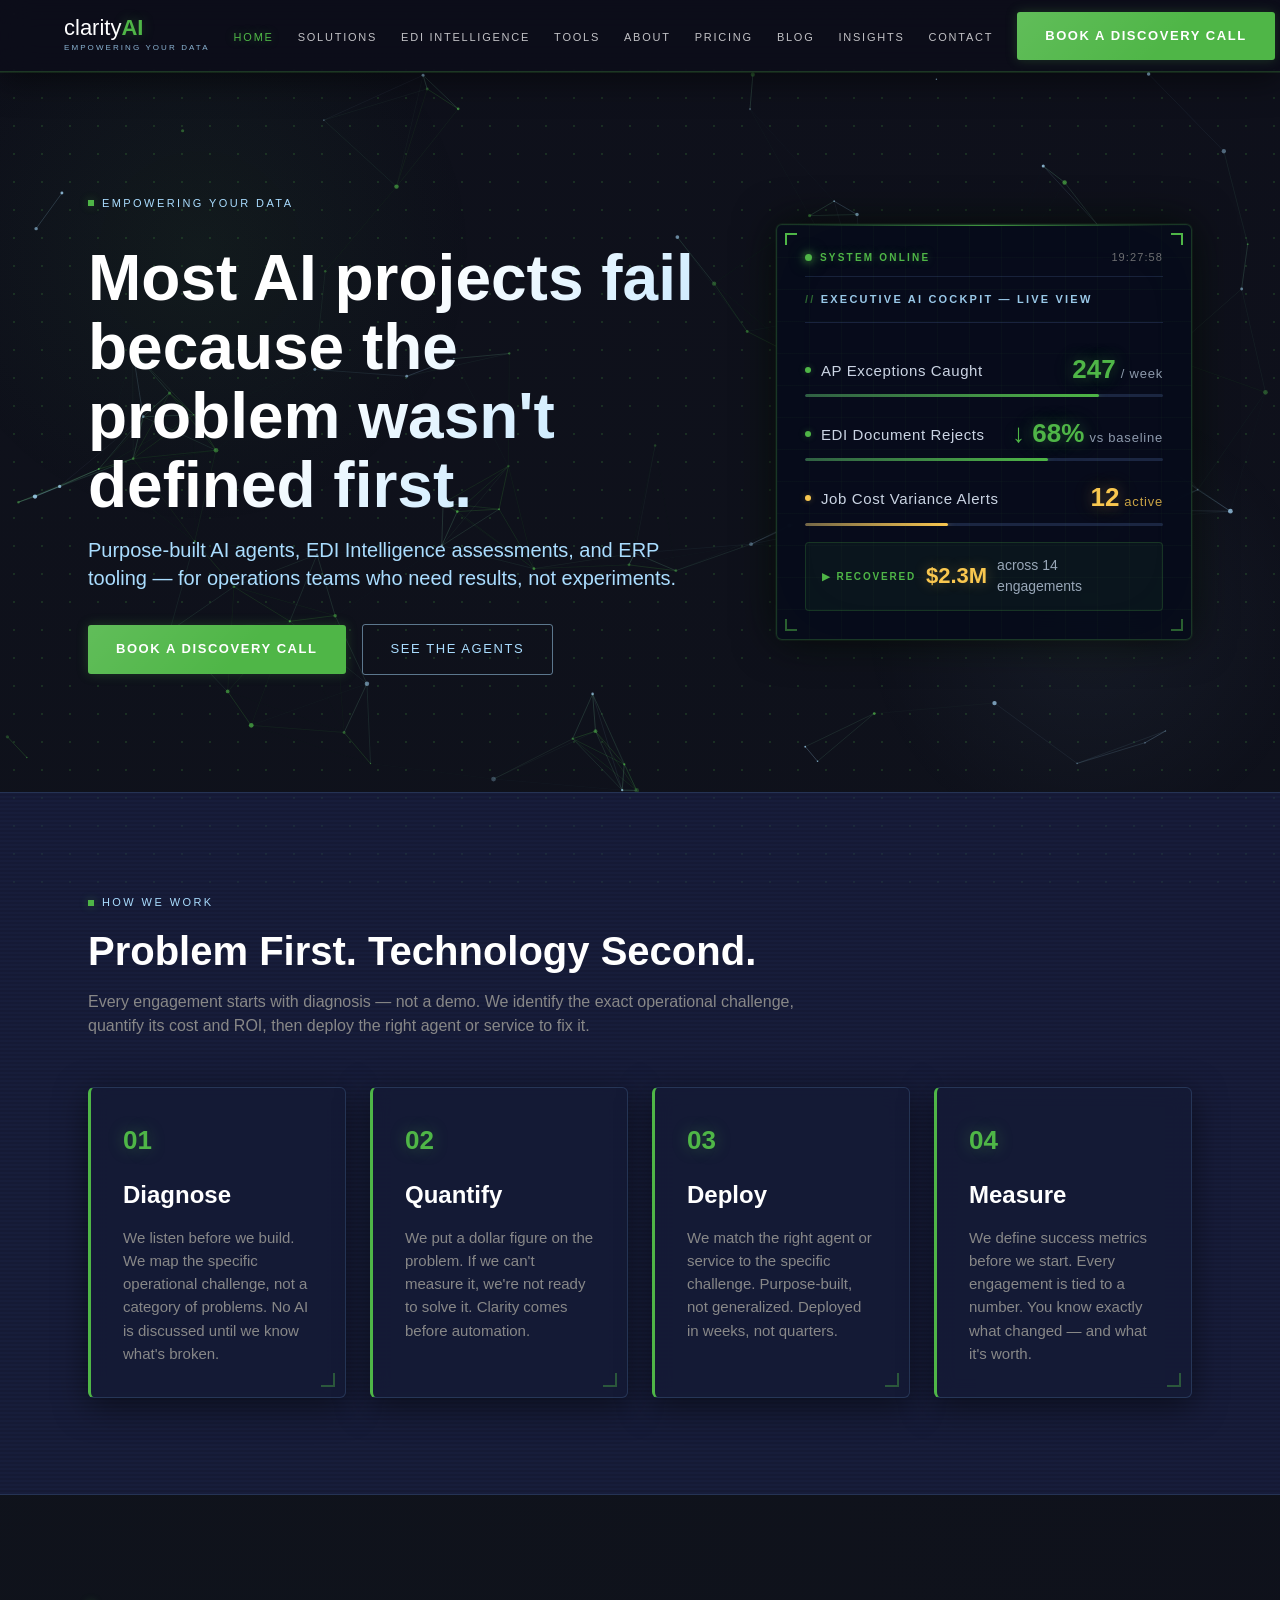
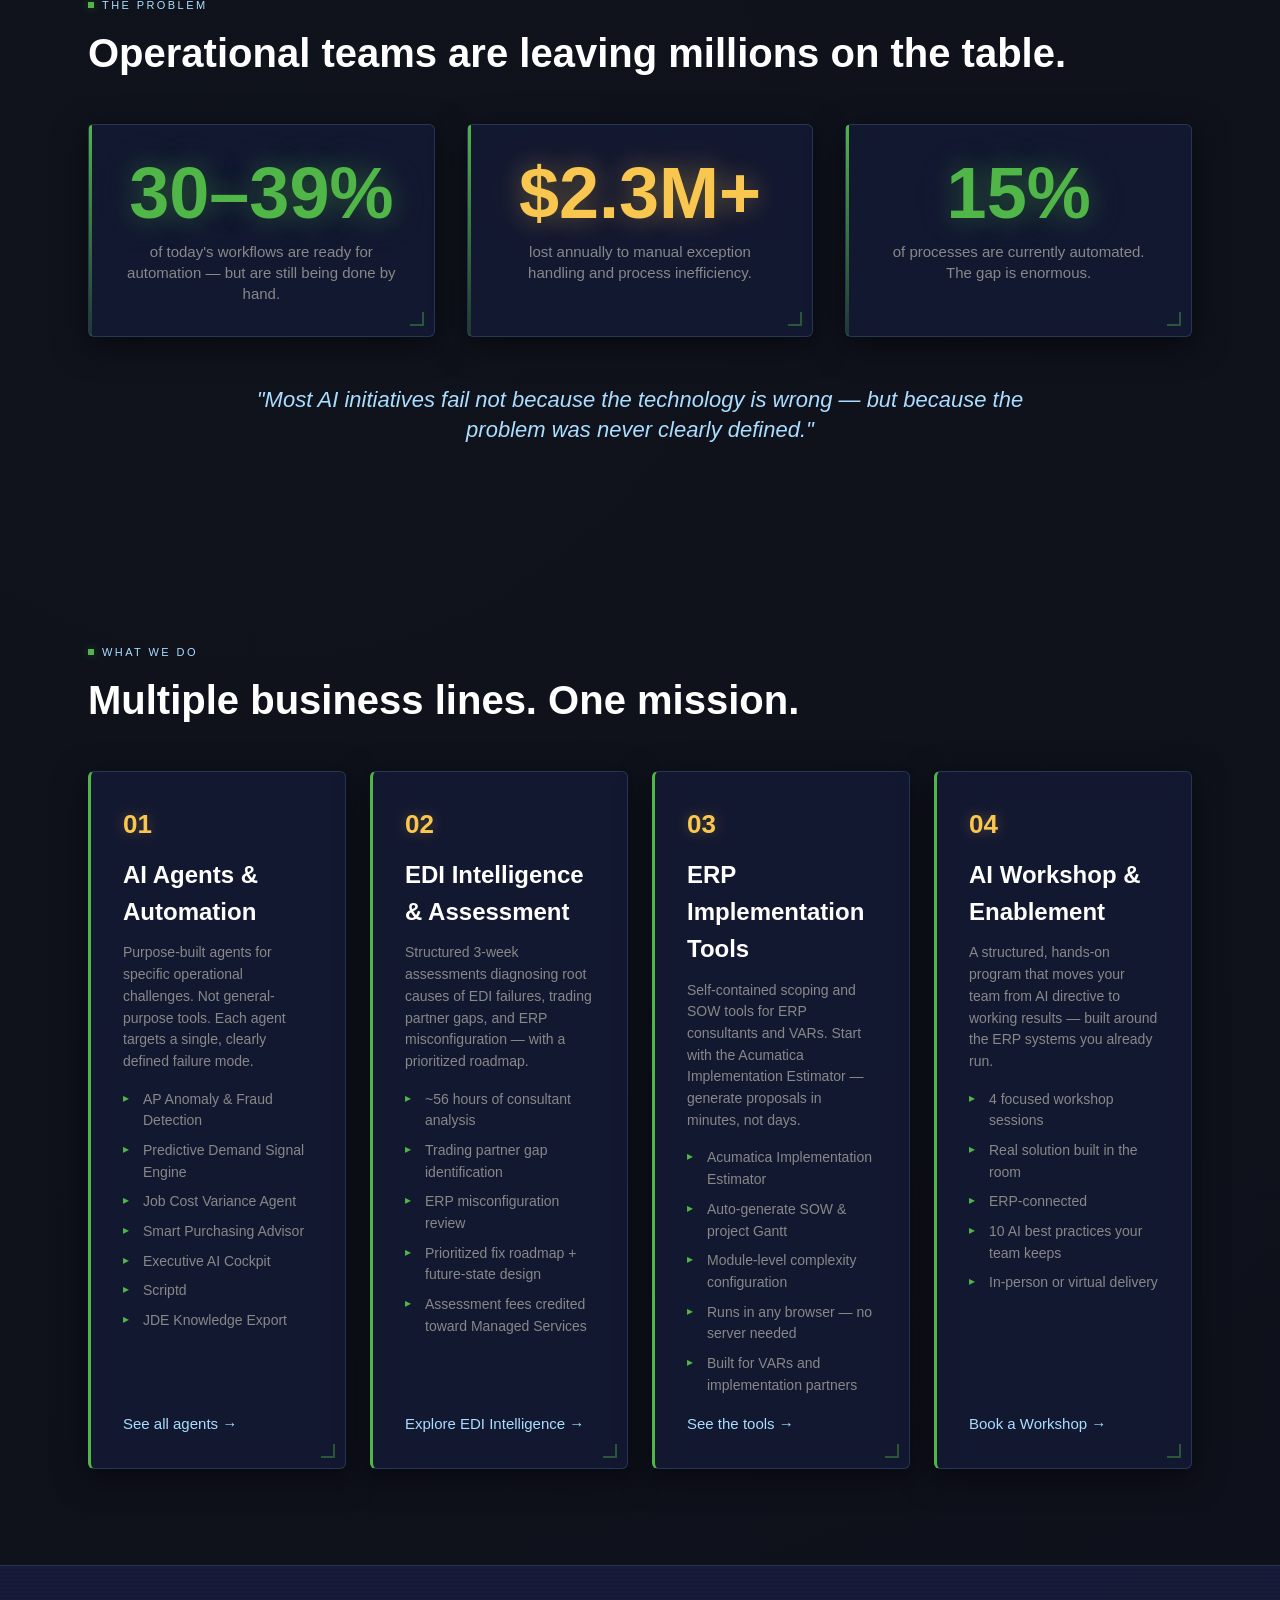
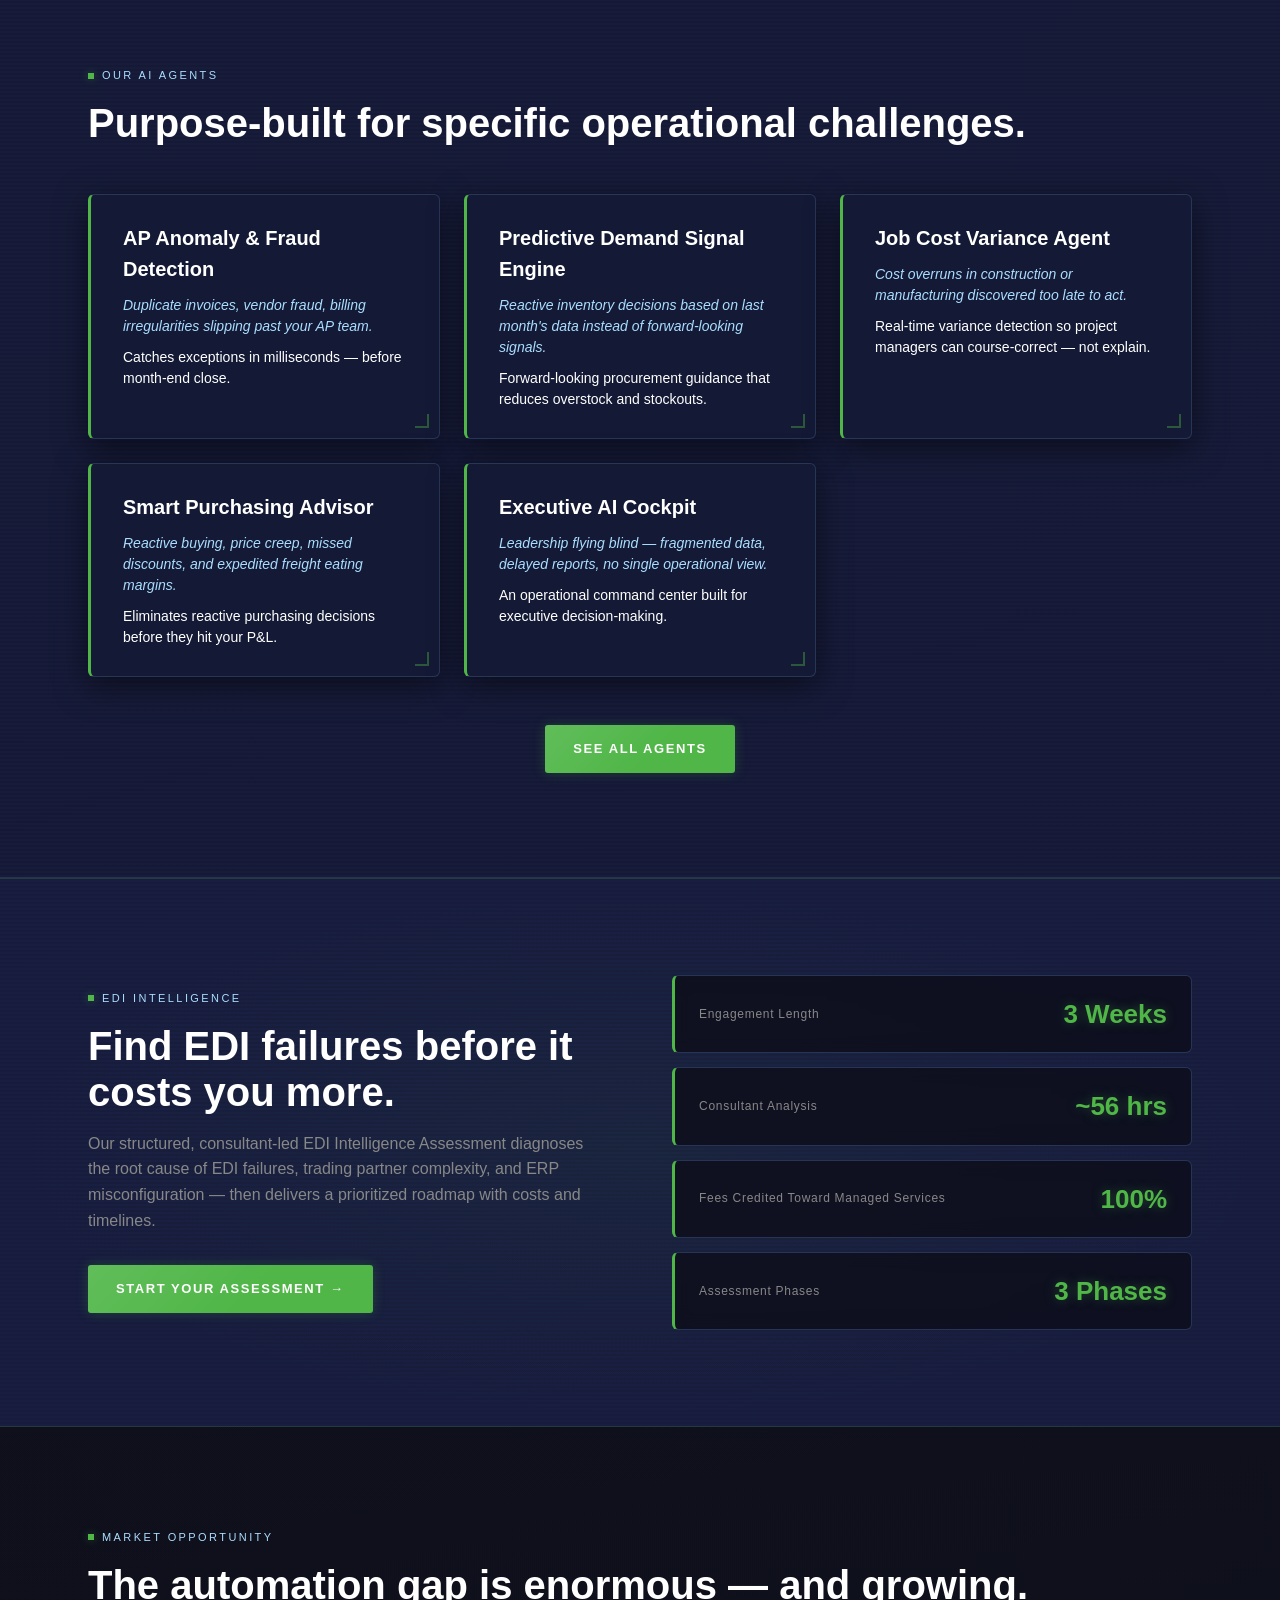
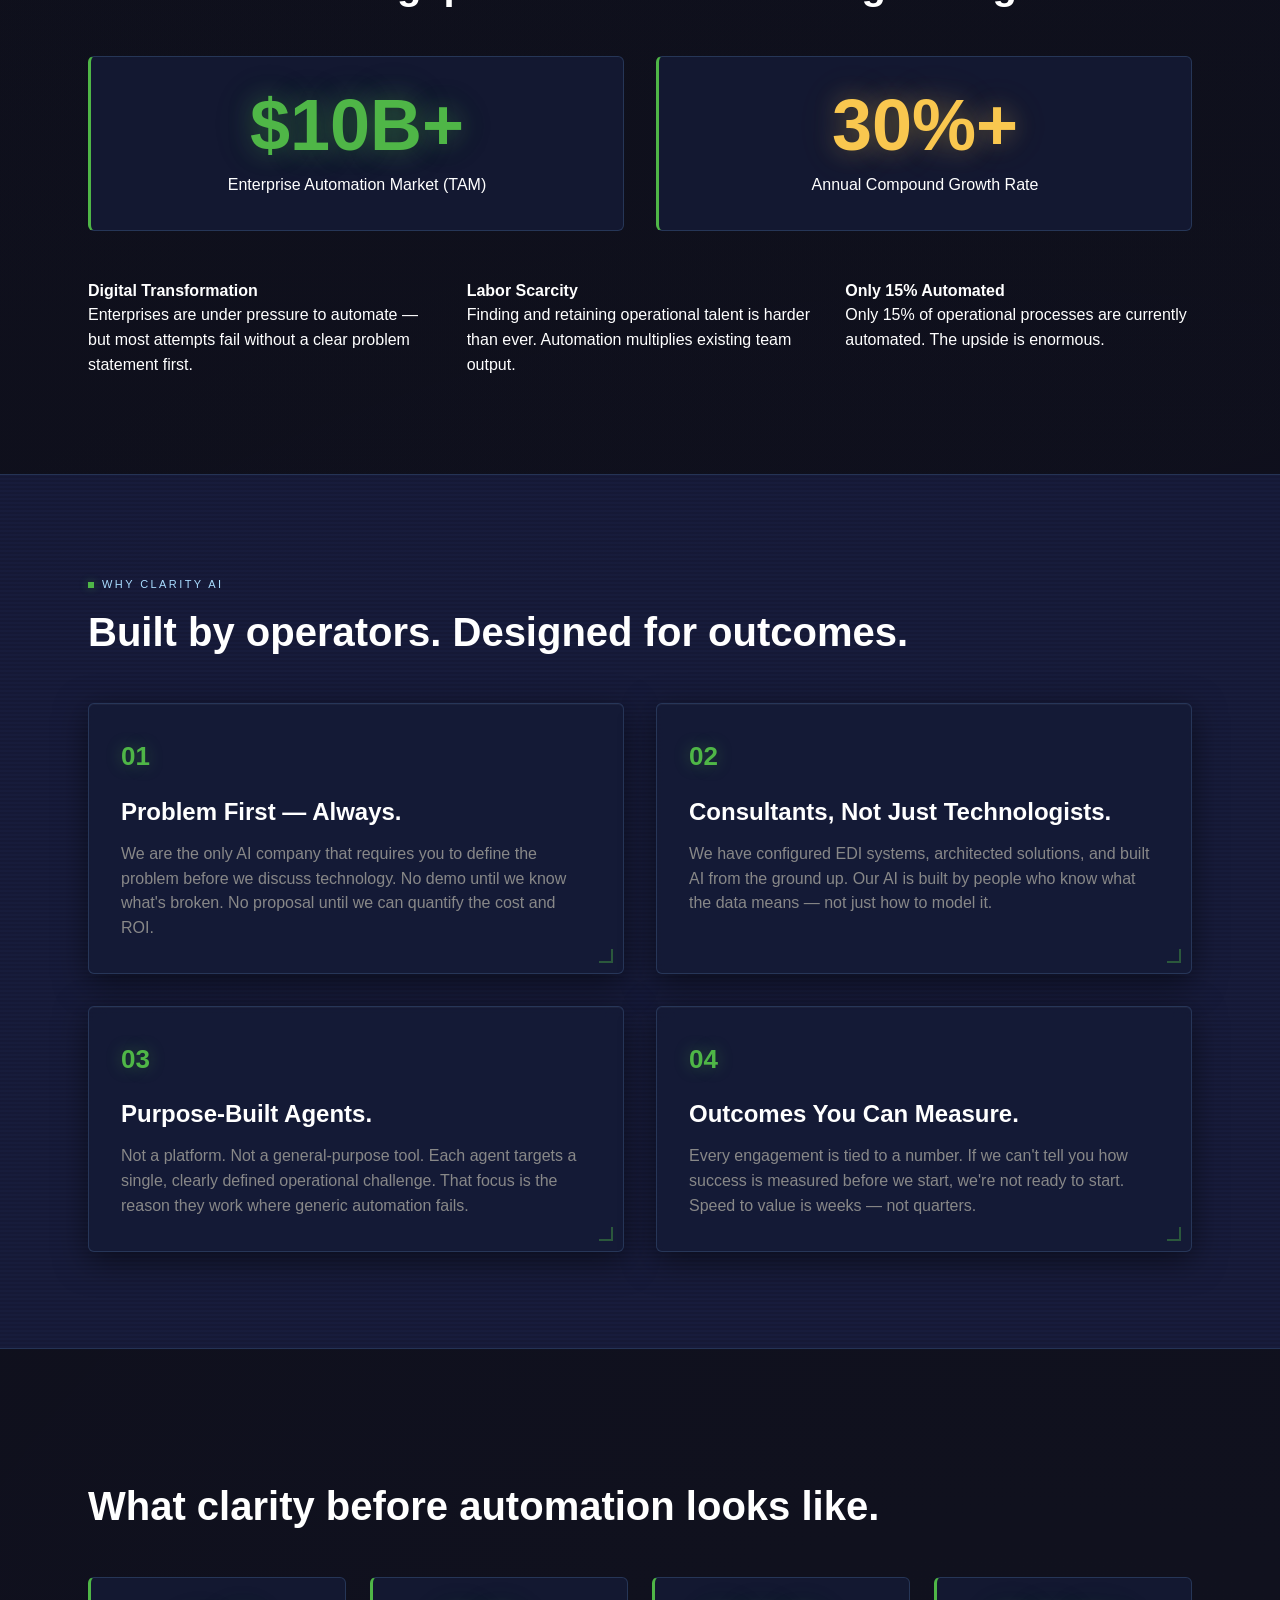
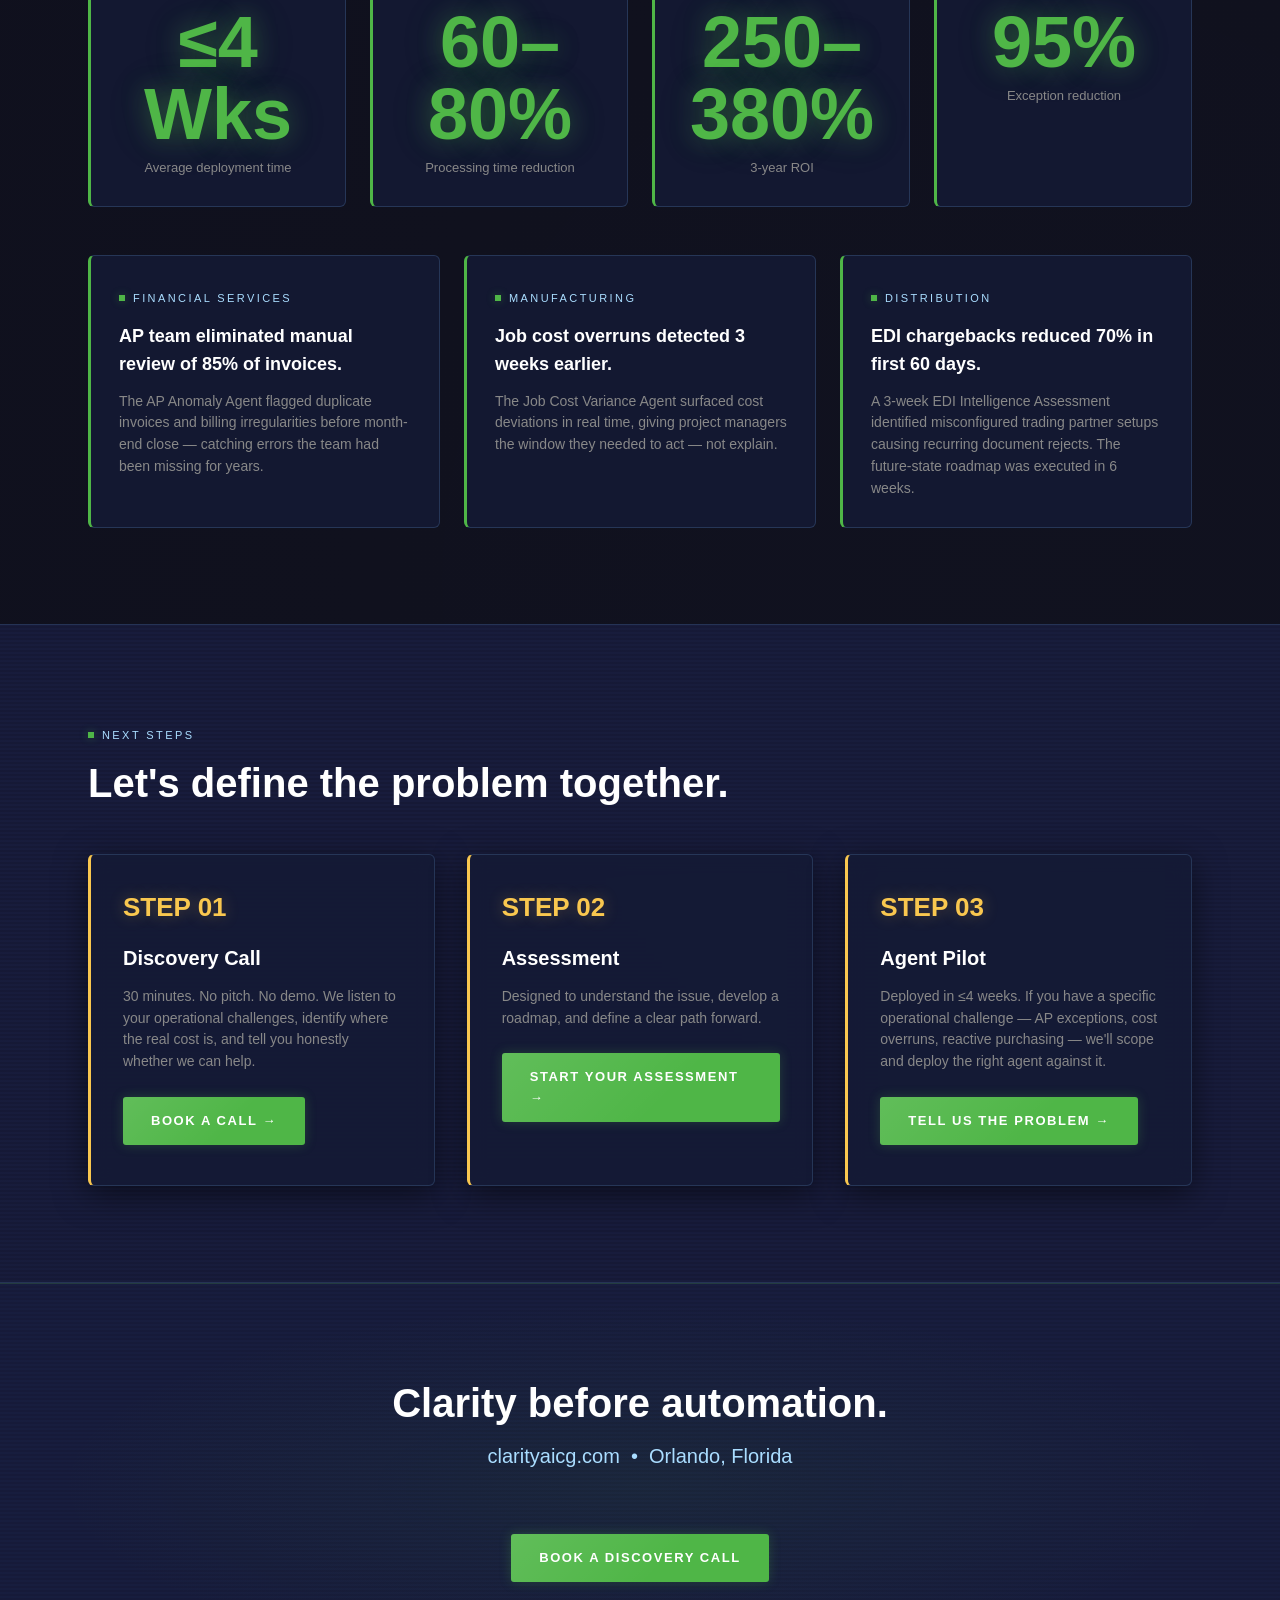
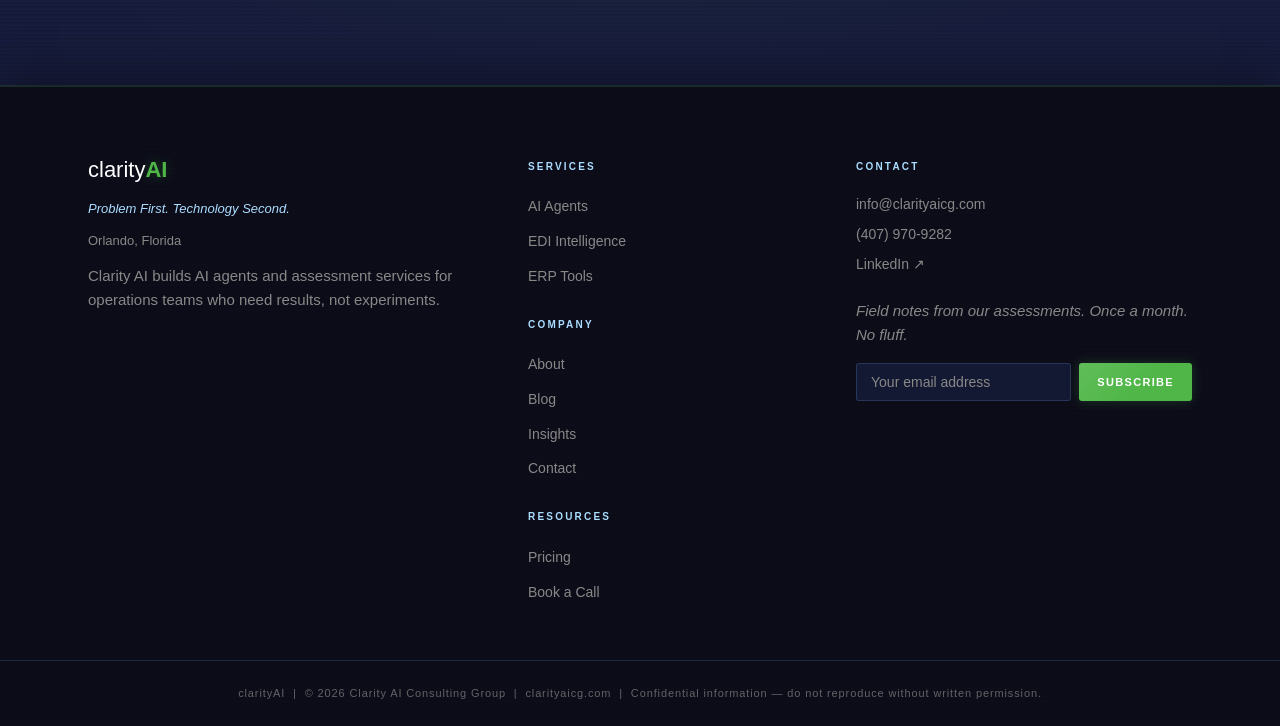
<file: index.html>
<!DOCTYPE html>
<html lang="en">
<head>
  <meta charset="UTF-8" />
  <meta name="viewport" content="width=device-width, initial-scale=1.0" />
  <title>Clarity AI — Problem First. Technology Second.</title>
  <meta name="description" content="Clarity AI builds purpose-built AI agents, EDI Intelligence assessments, and ERP implementation tools for operations teams who need results, not experiments." />
  <meta name="keywords" content="AI automation, AI agents, EDI assessment, Acumatica implementation, JDE EDI, AP fraud detection, job cost variance, operational AI consulting" />
  <!-- Open Graph -->
  <meta property="og:title" content="Clarity AI — Problem First. Technology Second." />
  <meta property="og:description" content="Clarity AI builds purpose-built AI agents, EDI Intelligence assessments, and ERP implementation tools for operations teams who need results, not experiments." />
  <meta property="og:type" content="website" />
  <meta property="og:url" content="https://clarityaicg.com" />
  <link rel="canonical" href="https://clarityaicg.com" />
  <link rel="stylesheet" href="styles.css" />
</head>
<body>

  <!-- Skip to content -->
  <a href="#main" class="skip-link">Skip to main content</a>

  <!-- ===== HEADER ===== -->
  <header class="site-header" role="banner">
    <div class="header-inner">
      <a href="index.html" class="wordmark" aria-label="clarityAI — Home">
        <span class="wordmark-text"><span class="clarity">clarity</span><span class="ai-glyph">AI</span></span>
        <span class="wordmark-eyebrow">Empowering Your Data</span>
      </a>

      <nav role="navigation" aria-label="Primary navigation">
        <ul class="nav-links">
          <li><a href="index.html" aria-current="page">Home</a></li>
          <li><a href="solutions.html">Solutions</a></li>
          <li><a href="edi-intelligence.html">EDI Intelligence</a></li>
          <li><a href="tools.html">Tools</a></li>
          <li><a href="about.html">About</a></li>
          <li><a href="pricing.html">Pricing</a></li>
          <li><a href="blog.html">Blog</a></li>
          <li><a href="insights.html">Insights</a></li>
          <li><a href="contact.html">Contact</a></li>
        </ul>
      </nav>

      <a href="contact.html" class="btn-primary nav-cta">Book a Discovery Call</a>

      <button class="hamburger" aria-label="Open navigation menu" aria-expanded="false" onclick="toggleNav(this)">
        <span></span><span></span><span></span>
      </button>
    </div>

    <!-- Mobile nav -->
    <nav class="mobile-nav" id="mobile-nav" aria-label="Mobile navigation">
      <a href="index.html">Home</a>
      <a href="solutions.html">Solutions</a>
      <a href="edi-intelligence.html">EDI Intelligence</a>
      <a href="tools.html">Tools</a>
      <a href="about.html">About</a>
      <a href="pricing.html">Pricing</a>
      <a href="blog.html">Blog</a>
      <a href="insights.html">Insights</a>
      <a href="contact.html">Contact</a>
      <a href="contact.html" class="btn-primary">Book a Discovery Call</a>
    </nav>
  </header>

  <!-- ===== MAIN ===== -->
  <main id="main">

    <!-- 1. HERO -->
    <section class="hero" aria-labelledby="hero-heading">
      <canvas id="hero-canvas" aria-hidden="true"></canvas>
      <div class="hero-inner">
        <!-- Left Column -->
        <div class="hero-left">
          <span class="eyebrow">Empowering Your Data</span>
          <h1 id="hero-heading" data-text="Most AI projects fail because the problem wasn't defined first.">Most AI projects fail because the problem wasn't defined first.</h1>
          <p class="subtitle">Purpose-built AI agents, EDI Intelligence assessments, and ERP tooling — for operations teams who need results, not experiments.</p>
          <div class="btn-group mt-32">
            <a href="contact.html" class="btn-primary">Book a Discovery Call</a>
            <a href="solutions.html" class="btn-secondary">See the Agents</a>
          </div>
        </div>

        <!-- Right Column: Cockpit Console -->
        <div class="cockpit" role="img" aria-label="Executive AI Cockpit — live operational metrics">

          <!-- System status bar -->
          <div class="cockpit-status-bar">
            <span class="cockpit-status-dot"></span>
            <span class="cockpit-status-text">SYSTEM ONLINE</span>
            <span class="cockpit-timestamp" id="cockpit-time">--:--:--</span>
          </div>

          <div class="cockpit-header">Executive AI Cockpit — Live View</div>

          <!-- Scanning line animation -->
          <div class="cockpit-scan-line" aria-hidden="true"></div>

          <!-- Metrics -->
          <div class="cockpit-metric">
            <div class="cockpit-metric-left">
              <span class="cockpit-metric-indicator green"></span>
              <span class="cockpit-metric-label">AP Exceptions Caught</span>
            </div>
            <div class="cockpit-metric-right">
              <span class="cockpit-metric-value" id="cm-ap">247</span>
              <span class="cockpit-metric-unit">/ week</span>
            </div>
          </div>
          <div class="cockpit-bar-track"><div class="cockpit-bar-fill" style="width:82%"></div></div>

          <div class="cockpit-metric">
            <div class="cockpit-metric-left">
              <span class="cockpit-metric-indicator green"></span>
              <span class="cockpit-metric-label">EDI Document Rejects</span>
            </div>
            <div class="cockpit-metric-right">
              <span class="cockpit-metric-value" id="cm-edi">↓ 68%</span>
              <span class="cockpit-metric-unit">vs baseline</span>
            </div>
          </div>
          <div class="cockpit-bar-track"><div class="cockpit-bar-fill" style="width:68%"></div></div>

          <div class="cockpit-metric">
            <div class="cockpit-metric-left">
              <span class="cockpit-metric-indicator amber"></span>
              <span class="cockpit-metric-label">Job Cost Variance Alerts</span>
            </div>
            <div class="cockpit-metric-right">
              <span class="cockpit-metric-value amber" id="cm-jcv">12</span>
              <span class="cockpit-metric-unit cockpit-metric-unit-amber">active</span>
            </div>
          </div>
          <div class="cockpit-bar-track"><div class="cockpit-bar-fill amber" style="width:40%"></div></div>

          <!-- Ticker -->
          <div class="cockpit-ticker">
            <span class="cockpit-ticker-label">▶ RECOVERED</span>
            <span class="cockpit-ticker-value">$2.3M</span>
            <span class="cockpit-ticker-sub">across 14 engagements</span>
          </div>

          <!-- HUD corner decorations -->
          <span class="cockpit-corner tl" aria-hidden="true"></span>
          <span class="cockpit-corner tr" aria-hidden="true"></span>
          <span class="cockpit-corner bl" aria-hidden="true"></span>
          <span class="cockpit-corner br" aria-hidden="true"></span>
        </div>
      </div>
    </section>

    <!-- 2. HOW WE WORK -->
    <section class="section-alt" aria-labelledby="how-heading">
      <div class="container">
        <span class="eyebrow fade-up">How We Work</span>
        <h2 id="how-heading" class="fade-up">Problem First. Technology Second.</h2>
        <p class="fade-up mt-16" style="color:#888888; max-width:720px;">Every engagement starts with diagnosis — not a demo. We identify the exact operational challenge, quantify its cost and ROI, then deploy the right agent or service to fix it.</p>
        <div class="grid-4 mt-48">
          <div class="process-card fade-up">
            <span class="step-badge">01</span>
            <h3>Diagnose</h3>
            <p>We listen before we build. We map the specific operational challenge, not a category of problems. No AI is discussed until we know what's broken.</p>
          </div>
          <div class="process-card fade-up">
            <span class="step-badge">02</span>
            <h3>Quantify</h3>
            <p>We put a dollar figure on the problem. If we can't measure it, we're not ready to solve it. Clarity comes before automation.</p>
          </div>
          <div class="process-card fade-up">
            <span class="step-badge">03</span>
            <h3>Deploy</h3>
            <p>We match the right agent or service to the specific challenge. Purpose-built, not generalized. Deployed in weeks, not quarters.</p>
          </div>
          <div class="process-card fade-up">
            <span class="step-badge">04</span>
            <h3>Measure</h3>
            <p>We define success metrics before we start. Every engagement is tied to a number. You know exactly what changed — and what it's worth.</p>
          </div>
        </div>
      </div>
    </section>

    <!-- 3. THE PROBLEM -->
    <section class="section" aria-labelledby="problem-heading">
      <div class="container">
        <span class="eyebrow fade-up">The Problem</span>
        <h2 id="problem-heading" class="fade-up">Operational teams are leaving millions on the table.</h2>
        <div class="grid-3 mt-48">
          <div class="stat-card fade-up">
            <div class="stat-numeral">30–40%</div>
            <p>of today's workflows are ready for automation — but are still being done by hand.</p>
          </div>
          <div class="stat-card fade-up">
            <div class="stat-numeral amber">$2.3M+</div>
            <p>lost annually to manual exception handling and process inefficiency.</p>
          </div>
          <div class="stat-card fade-up">
            <div class="stat-numeral">15%</div>
            <p>of processes are currently automated. The gap is enormous.</p>
          </div>
        </div>
        <p class="pull-quote fade-up">"Most AI initiatives fail not because the technology is wrong — but because the problem was never clearly defined."</p>
      </div>
    </section>

    <!-- 5. WHAT WE DO -->
    <section class="section" aria-labelledby="what-heading">
      <div class="container">
        <span class="eyebrow fade-up">What We Do</span>
        <h2 id="what-heading" class="fade-up">Multiple business lines. One mission.</h2>
        <div class="grid-4 mt-48">
          <div class="biz-card fade-up">
            <span class="section-num">01</span>
            <h3>AI Agents &amp; Automation</h3>
            <p class="mt-12" style="font-size:14px;color:#888888;">Purpose-built agents for specific operational challenges. Not general-purpose tools. Each agent targets a single, clearly defined failure mode.</p>
            <ul>
              <li>AP Anomaly &amp; Fraud Detection</li>
              <li>Predictive Demand Signal Engine</li>
              <li>Job Cost Variance Agent</li>
              <li>Smart Purchasing Advisor</li>
              <li>Executive AI Cockpit</li>
              <li>Scriptd</li>
              <li>JDE Knowledge Export</li>
            </ul>
            <a href="solutions.html" class="accent-link mt-16">See all agents →</a>
          </div>
          <div class="biz-card fade-up">
            <span class="section-num">02</span>
            <h3>EDI Intelligence &amp; Assessment</h3>
            <p class="mt-12" style="font-size:14px;color:#888888;">Structured 3-week assessments diagnosing root causes of EDI failures, trading partner gaps, and ERP misconfiguration — with a prioritized roadmap.</p>
            <ul>
              <li>~56 hours of consultant analysis</li>
              <li>Trading partner gap identification</li>
              <li>ERP misconfiguration review</li>
              <li>Prioritized fix roadmap + future-state design</li>
              <li>Assessment fees credited toward Managed Services</li>
            </ul>
            <a href="edi-intelligence.html" class="accent-link mt-16">Explore EDI Intelligence →</a>
          </div>
          <div class="biz-card fade-up">
            <span class="section-num">03</span>
            <h3>ERP Implementation Tools</h3>
            <p class="mt-12" style="font-size:14px;color:#888888;">Self-contained scoping and SOW tools for ERP consultants and VARs. Start with the Acumatica Implementation Estimator — generate proposals in minutes, not days.</p>
            <ul>
              <li>Acumatica Implementation Estimator</li>
              <li>Auto-generate SOW &amp; project Gantt</li>
              <li>Module-level complexity configuration</li>
              <li>Runs in any browser — no server needed</li>
              <li>Built for VARs and implementation partners</li>
            </ul>
            <a href="tools.html" class="accent-link mt-16">See the tools →</a>
          </div>
          <div class="biz-card fade-up">
            <span class="section-num">04</span>
            <h3>AI Workshop &amp; Enablement</h3>
            <p class="mt-12" style="font-size:14px;color:#888888;">A structured, hands-on program that moves your team from AI directive to working results — built around the ERP systems you already run.</p>
            <ul>
              <li>4 focused workshop sessions</li>
              <li>Real solution built in the room</li>
              <li>ERP-connected</li>
              <li>10 AI best practices your team keeps</li>
              <li>In-person or virtual delivery</li>
            </ul>
            <a href="contact.html" class="accent-link mt-16">Book a Workshop →</a>
          </div>
        </div>
      </div>
    </section>

    <!-- 6. OUR AI AGENTS -->
    <section class="section-alt" aria-labelledby="agents-heading">
      <div class="container">
        <span class="eyebrow fade-up">Our AI Agents</span>
        <h2 id="agents-heading" class="fade-up">Purpose-built for specific operational challenges.</h2>
        <div class="grid-5 mt-48" style="grid-template-columns: repeat(3,1fr);">
          <div class="agent-card fade-up">
            <h3>AP Anomaly &amp; Fraud Detection</h3>
            <p class="problem">Duplicate invoices, vendor fraud, billing irregularities slipping past your AP team.</p>
            <p class="outcome">Catches exceptions in milliseconds — before month-end close.</p>
          </div>
          <div class="agent-card fade-up">
            <h3>Predictive Demand Signal Engine</h3>
            <p class="problem">Reactive inventory decisions based on last month's data instead of forward-looking signals.</p>
            <p class="outcome">Forward-looking procurement guidance that reduces overstock and stockouts.</p>
          </div>
          <div class="agent-card fade-up">
            <h3>Job Cost Variance Agent</h3>
            <p class="problem">Cost overruns in construction or manufacturing discovered too late to act.</p>
            <p class="outcome">Real-time variance detection so project managers can course-correct — not explain.</p>
          </div>
          <div class="agent-card fade-up">
            <h3>Smart Purchasing Advisor</h3>
            <p class="problem">Reactive buying, price creep, missed discounts, and expedited freight eating margins.</p>
            <p class="outcome">Eliminates reactive purchasing decisions before they hit your P&amp;L.</p>
          </div>
          <div class="agent-card fade-up">
            <h3>Executive AI Cockpit</h3>
            <p class="problem">Leadership flying blind — fragmented data, delayed reports, no single operational view.</p>
            <p class="outcome">An operational command center built for executive decision-making.</p>
          </div>
        </div>
        <div class="text-center mt-48">
          <a href="solutions.html" class="btn-primary">See All Agents</a>
        </div>
      </div>
    </section>

    <!-- 7. EDI INTELLIGENCE BAND -->
    <section class="edi-band" aria-labelledby="edi-heading">
      <div class="edi-band-inner">
        <div>
          <span class="eyebrow fade-up">EDI Intelligence</span>
          <h2 id="edi-heading" class="fade-up">Find EDI failures before it costs you more.</h2>
          <p class="fade-up mt-16" style="color:#888888; line-height:1.6; max-width:520px;">Our structured, consultant-led EDI Intelligence Assessment diagnoses the root cause of EDI failures, trading partner complexity, and ERP misconfiguration — then delivers a prioritized roadmap with costs and timelines.</p>
          <a href="edi-intelligence.html" class="btn-primary mt-32" style="display:inline-block;">Start Your Assessment →</a>
        </div>
        <div>
          <div class="edi-stat-tile fade-up">
            <span class="edi-stat-label">Engagement Length</span>
            <span class="edi-stat-value">3 Weeks</span>
          </div>
          <div class="edi-stat-tile fade-up">
            <span class="edi-stat-label">Consultant Analysis</span>
            <span class="edi-stat-value">~56 hrs</span>
          </div>
          <div class="edi-stat-tile fade-up">
            <span class="edi-stat-label">Fees Credited Toward Managed Services</span>
            <span class="edi-stat-value">100%</span>
          </div>
          <div class="edi-stat-tile fade-up">
            <span class="edi-stat-label">Assessment Phases</span>
            <span class="edi-stat-value">3 Phases</span>
          </div>
        </div>
      </div>
    </section>

    <!-- 8. MARKET OPPORTUNITY -->
    <section class="section" aria-labelledby="market-heading">
      <div class="container">
        <span class="eyebrow fade-up">Market Opportunity</span>
        <h2 id="market-heading" class="fade-up">The automation gap is enormous — and growing.</h2>
        <div class="market-stats mt-48">
          <div class="market-stat fade-up">
            <div class="stat-numeral">$10B+</div>
            <p class="mt-12">Enterprise Automation Market (TAM)</p>
          </div>
          <div class="market-stat fade-up">
            <div class="stat-numeral amber">30%+</div>
            <p class="mt-12">Annual Compound Growth Rate</p>
          </div>
        </div>
        <div class="market-cols">
          <div class="fade-up">
            <h4>Digital Transformation</h4>
            <p>Enterprises are under pressure to automate — but most attempts fail without a clear problem statement first.</p>
          </div>
          <div class="fade-up">
            <h4>Labor Scarcity</h4>
            <p>Finding and retaining operational talent is harder than ever. Automation multiplies existing team output.</p>
          </div>
          <div class="fade-up">
            <h4>Only 15% Automated</h4>
            <p>Only 15% of operational processes are currently automated. The upside is enormous.</p>
          </div>
        </div>
      </div>
    </section>

    <!-- 9. WHY CLARITY AI -->
    <section class="section-alt" aria-labelledby="why-heading">
      <div class="container">
        <span class="eyebrow fade-up">Why Clarity AI</span>
        <h2 id="why-heading" class="fade-up">Built by operators. Designed for outcomes.</h2>
        <div class="grid-2 mt-48">
          <div class="card fade-up">
            <span class="step-badge">01</span>
            <h3>Problem First — Always.</h3>
            <p class="mt-12" style="color:#888888;">We are the only AI company that requires you to define the problem before we discuss technology. No demo until we know what's broken. No proposal until we can quantify the cost and ROI.</p>
          </div>
          <div class="card fade-up">
            <span class="step-badge">02</span>
            <h3>Consultants, Not Just Technologists.</h3>
            <p class="mt-12" style="color:#888888;">We have configured EDI systems, architected solutions, and built AI from the ground up. Our AI is built by people who know what the data means — not just how to model it.</p>
          </div>
          <div class="card fade-up">
            <span class="step-badge">03</span>
            <h3>Purpose-Built Agents.</h3>
            <p class="mt-12" style="color:#888888;">Not a platform. Not a general-purpose tool. Each agent targets a single, clearly defined operational challenge. That focus is the reason they work where generic automation fails.</p>
          </div>
          <div class="card fade-up">
            <span class="step-badge">04</span>
            <h3>Outcomes You Can Measure.</h3>
            <p class="mt-12" style="color:#888888;">Every engagement is tied to a number. If we can't tell you how success is measured before we start, we're not ready to start. Speed to value is weeks — not quarters.</p>
          </div>
        </div>
      </div>
    </section>

    <!-- 10. RESULTS -->
    <section class="section" aria-labelledby="results-heading">
      <div class="container">
        <span class="eyebrow fade-up">Results</span>
        <h2 id="results-heading" class="fade-up">What clarity before automation looks like.</h2>
        <div class="result-tiles mt-48">
          <div class="result-tile fade-up">
            <div class="stat-numeral">≤4 Wks</div>
            <p>Average deployment time</p>
          </div>
          <div class="result-tile fade-up">
            <div class="stat-numeral">60–80%</div>
            <p>Processing time reduction</p>
          </div>
          <div class="result-tile fade-up">
            <div class="stat-numeral">250–380%</div>
            <p>3-year ROI</p>
          </div>
          <div class="result-tile fade-up">
            <div class="stat-numeral">95%</div>
            <p>Exception reduction</p>
          </div>
        </div>
        <div class="industry-cards mt-48">
          <div class="industry-card fade-up">
            <span class="eyebrow" style="margin-bottom:8px;">Financial Services</span>
            <h3>AP team eliminated manual review of 85% of invoices.</h3>
            <p>The AP Anomaly Agent flagged duplicate invoices and billing irregularities before month-end close — catching errors the team had been missing for years.</p>
          </div>
          <div class="industry-card fade-up">
            <span class="eyebrow" style="margin-bottom:8px;">Manufacturing</span>
            <h3>Job cost overruns detected 3 weeks earlier.</h3>
            <p>The Job Cost Variance Agent surfaced cost deviations in real time, giving project managers the window they needed to act — not explain.</p>
          </div>
          <div class="industry-card fade-up">
            <span class="eyebrow" style="margin-bottom:8px;">Distribution</span>
            <h3>EDI chargebacks reduced 70% in first 60 days.</h3>
            <p>A 3-week EDI Intelligence Assessment identified misconfigured trading partner setups causing recurring document rejects. The future-state roadmap was executed in 6 weeks.</p>
          </div>
        </div>
      </div>
    </section>

    <!-- 11. NEXT STEPS -->
    <section class="section-alt" aria-labelledby="nextsteps-heading">
      <div class="container">
        <span class="eyebrow fade-up">Next Steps</span>
        <h2 id="nextsteps-heading" class="fade-up">Let's define the problem together.</h2>
        <div class="next-steps-grid mt-48">
          <div class="next-step-card fade-up">
            <span class="step-badge amber">STEP 01</span>
            <h3>Discovery Call</h3>
            <p>30 minutes. No pitch. No demo. We listen to your operational challenges, identify where the real cost is, and tell you honestly whether we can help.</p>
            <a href="contact.html" class="btn-primary">Book a Call →</a>
          </div>
          <div class="next-step-card fade-up">
            <span class="step-badge amber">STEP 02</span>
            <h3>Assessment</h3>
            <p>Designed to understand the issue, develop a roadmap, and define a clear path forward.</p>
            <a href="edi-intelligence.html" class="btn-primary">Start Your Assessment →</a>
          </div>
          <div class="next-step-card fade-up">
            <span class="step-badge amber">STEP 03</span>
            <h3>Agent Pilot</h3>
            <p>Deployed in ≤4 weeks. If you have a specific operational challenge — AP exceptions, cost overruns, reactive purchasing — we'll scope and deploy the right agent against it.</p>
            <a href="contact.html" class="btn-primary">Tell Us the Problem →</a>
          </div>
        </div>
      </div>
    </section>

    <!-- 12. CLOSING CTA -->
    <section class="cta-band" aria-labelledby="cta-heading">
      <div class="container">
        <h2 id="cta-heading">Clarity before automation.</h2>
        <p class="subtitle">clarityaicg.com &nbsp;•&nbsp; Orlando, Florida</p>
        <a href="contact.html" class="btn-primary mt-32" style="display:inline-block;">Book a Discovery Call</a>
      </div>
    </section>

  </main>

  <!-- ===== FOOTER ===== -->
  <footer class="site-footer" role="contentinfo">
    <div class="footer-grid">
      <!-- Col 1 -->
      <div class="footer-col">
        <a href="index.html" class="wordmark" style="text-decoration:none; display:inline-flex; flex-direction:column; margin-bottom:12px;">
          <span class="wordmark-text"><span class="clarity">clarity</span><span class="ai-glyph">AI</span></span>
        </a>
        <p class="tagline">Problem First. Technology Second.</p>
        <p class="location">Orlando, Florida</p>
        <p>Clarity AI builds AI agents and assessment services for operations teams who need results, not experiments.</p>
      </div>

      <!-- Col 2 -->
      <div class="footer-col">
        <h4>Services</h4>
        <ul class="footer-links">
          <li><a href="solutions.html">AI Agents</a></li>
          <li><a href="edi-intelligence.html">EDI Intelligence</a></li>
          <li><a href="tools.html">ERP Tools</a></li>
        </ul>
        <h4 style="margin-top:28px;">Company</h4>
        <ul class="footer-links">
          <li><a href="about.html">About</a></li>
          <li><a href="blog.html">Blog</a></li>
          <li><a href="insights.html">Insights</a></li>
          <li><a href="contact.html">Contact</a></li>
        </ul>
        <h4 style="margin-top:28px;">Resources</h4>
        <ul class="footer-links">
          <li><a href="pricing.html">Pricing</a></li>
          <li><a href="contact.html">Book a Call</a></li>
        </ul>
      </div>

      <!-- Col 3 -->
      <div class="footer-col">
        <h4>Contact</h4>
        <div class="footer-contact">
          <a href="mailto:info@clarityaicg.com">info@clarityaicg.com</a>
          <a href="tel:+14079709282">(407) 970-9282</a>
          <a href="https://linkedin.com/company/clarityaicg" target="_blank" rel="noopener noreferrer" aria-label="Clarity AI on LinkedIn">LinkedIn ↗</a>
        </div>
        <p class="newsletter-label" style="margin-top:24px;">Field notes from our assessments. Once a month. No fluff.</p>
        <form class="newsletter-form" onsubmit="return false;" aria-label="Newsletter signup">
          <label for="newsletter-email" class="sr-only" style="position:absolute;width:1px;height:1px;overflow:hidden;">Email address</label>
          <input type="email" id="newsletter-email" placeholder="Your email address" autocomplete="email" />
          <button type="submit" class="btn-primary">Subscribe</button>
        </form>
      </div>
    </div>

    <div class="footer-bottom">
      clarityAI &nbsp;|&nbsp; © 2026 Clarity AI Consulting Group &nbsp;|&nbsp; clarityaicg.com &nbsp;|&nbsp; Confidential information — do not reproduce without written permission.
    </div>
  </footer>

  <script>
    /* ── Mobile nav ─────────────────────────────── */
    function toggleNav(btn) {
      const nav = document.getElementById('mobile-nav');
      const open = nav.classList.toggle('open');
      btn.setAttribute('aria-expanded', open);
    }

    /* ── Scroll fade-up ──────────────────────────── */
    const fadeEls = document.querySelectorAll('.fade-up');
    if ('IntersectionObserver' in window) {
      const fadeObserver = new IntersectionObserver((entries) => {
        entries.forEach(entry => {
          if (entry.isIntersecting) {
            entry.target.classList.add('visible');
            fadeObserver.unobserve(entry.target);
          }
        });
      }, { threshold: 0.1, rootMargin: '0px 0px -40px 0px' });
      fadeEls.forEach(el => fadeObserver.observe(el));
    } else {
      fadeEls.forEach(el => el.classList.add('visible'));
    }

    /* ── Cockpit live clock ──────────────────────── */
    (function () {
      const el = document.getElementById('cockpit-time');
      if (!el) return;
      function tick() {
        const now = new Date();
        const pad = n => String(n).padStart(2, '0');
        el.textContent = pad(now.getHours()) + ':' + pad(now.getMinutes()) + ':' + pad(now.getSeconds());
      }
      tick();
      setInterval(tick, 1000);
    })();

    /* ── Hero particle canvas ────────────────────── */
    (function () {
      const canvas = document.getElementById('hero-canvas');
      if (!canvas) return;
      const ctx = canvas.getContext('2d');
      let W, H, particles;
      const COUNT = 100;
      const GREEN  = 'rgba(79,182,71,';
      const BLUE   = 'rgba(170,221,255,';

      function resize() {
        const hero = canvas.parentElement;
        W = canvas.width  = hero.offsetWidth;
        H = canvas.height = hero.offsetHeight;
      }

      function mkParticle() {
        const isGreen = Math.random() > 0.5;
        return {
          x: Math.random() * W,
          y: Math.random() * H,
          r: Math.random() * 1.8 + 0.6,
          vx: (Math.random() - 0.5) * 0.35,
          vy: (Math.random() - 0.5) * 0.35,
          alpha: Math.random() * 0.55 + 0.25,
          color: isGreen ? GREEN : BLUE,
        };
      }

      function init() {
        resize();
        particles = Array.from({ length: COUNT }, mkParticle);
      }

      function draw() {
        ctx.clearRect(0, 0, W, H);
        particles.forEach(p => {
          p.x += p.vx;
          p.y += p.vy;
          if (p.x < 0) p.x = W;
          if (p.x > W) p.x = 0;
          if (p.y < 0) p.y = H;
          if (p.y > H) p.y = 0;

          // draw connecting lines
          particles.forEach(q => {
            const dx = p.x - q.x, dy = p.y - q.y;
            const dist = Math.sqrt(dx*dx + dy*dy);
            if (dist < 140) {
              ctx.beginPath();
              ctx.moveTo(p.x, p.y);
              ctx.lineTo(q.x, q.y);
              ctx.strokeStyle = p.color + (0.18 * (1 - dist/140)) + ')';
              ctx.lineWidth = 0.8;
              ctx.stroke();
            }
          });

          ctx.beginPath();
          ctx.arc(p.x, p.y, p.r, 0, Math.PI * 2);
          ctx.fillStyle = p.color + p.alpha + ')';
          ctx.fill();
        });
        requestAnimationFrame(draw);
      }

      init();
      draw();
      window.addEventListener('resize', () => { resize(); });
    })();

    /* ── Hero h1 glitch burst ────────────────────── */
    (function () {
      const h1 = document.getElementById('hero-heading');
      if (!h1) return;
      function glitch() {
        h1.classList.add('glitch-active');
        setTimeout(() => h1.classList.remove('glitch-active'), 420);
        setTimeout(glitch, 5000 + Math.random() * 7000);
      }
      setTimeout(glitch, 2500);
    })();

    /* ── Animated stat counters ──────────────────── */
    (function () {
      const targets = [
        { el: null, end: 40, suffix: '%', prefix: '30–' },
        { el: null, end: 2.3, suffix: 'M+', prefix: '$', decimals: 1 },
        { el: null, end: 15, suffix: '%' },
      ];
      const numerals = document.querySelectorAll('.stat-numeral');
      numerals.forEach((el, i) => { if (targets[i]) targets[i].el = el; });

      function animateCount(cfg) {
        if (!cfg.el) return;
        const dur = 1800;
        const start = performance.now();
        const startVal = 0;
        function step(now) {
          const t = Math.min((now - start) / dur, 1);
          const ease = 1 - Math.pow(1 - t, 3);
          const val = startVal + (cfg.end - startVal) * ease;
          const fmt = cfg.decimals ? val.toFixed(cfg.decimals) : Math.round(val);
          cfg.el.textContent = (cfg.prefix || '') + fmt + (cfg.suffix || '');
          if (t < 1) requestAnimationFrame(step);
        }
        requestAnimationFrame(step);
      }

      if ('IntersectionObserver' in window) {
        const obs = new IntersectionObserver((entries) => {
          entries.forEach(entry => {
            if (entry.isIntersecting) {
              const idx = [...document.querySelectorAll('.stat-numeral')].indexOf(entry.target);
              if (targets[idx]) animateCount(targets[idx]);
              obs.unobserve(entry.target);
            }
          });
        }, { threshold: 0.5 });
        document.querySelectorAll('.stat-numeral').forEach(el => obs.observe(el));
      }
    })();
  </script>
</body>
</html>
</file>
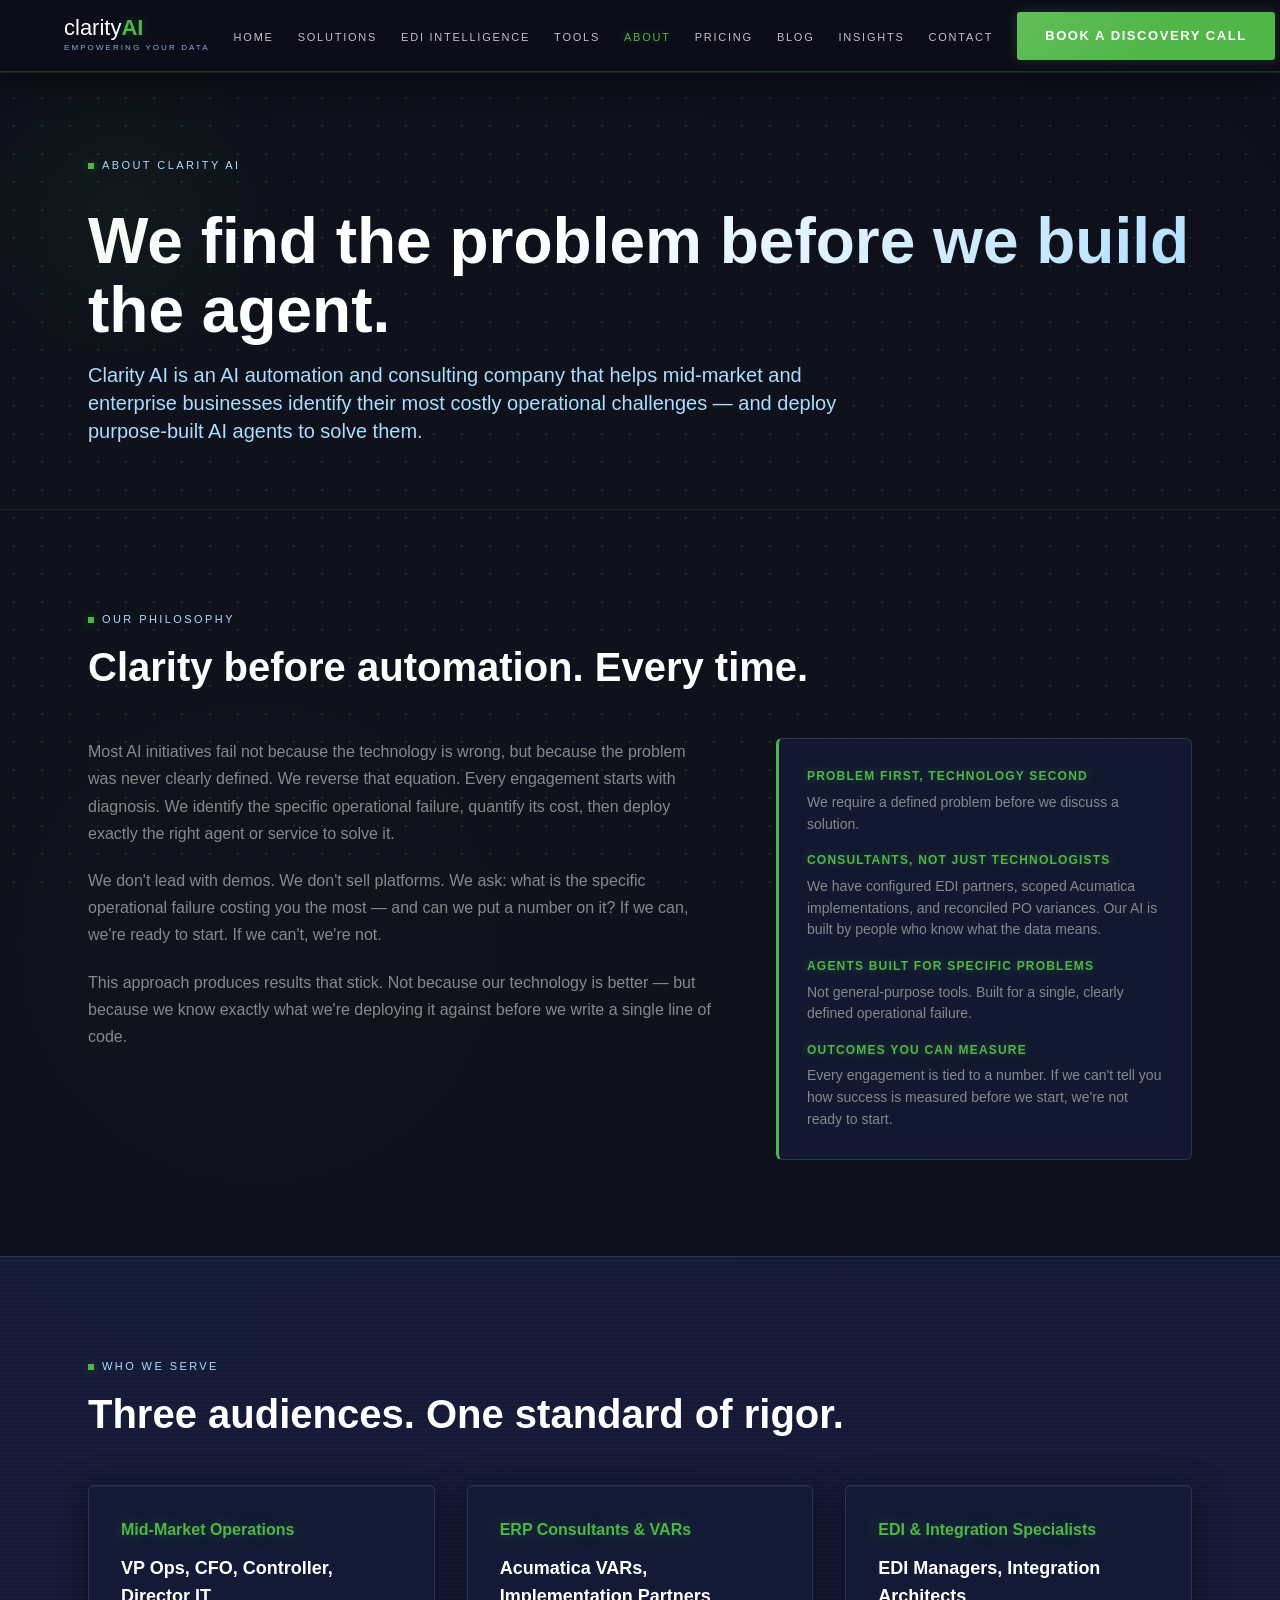
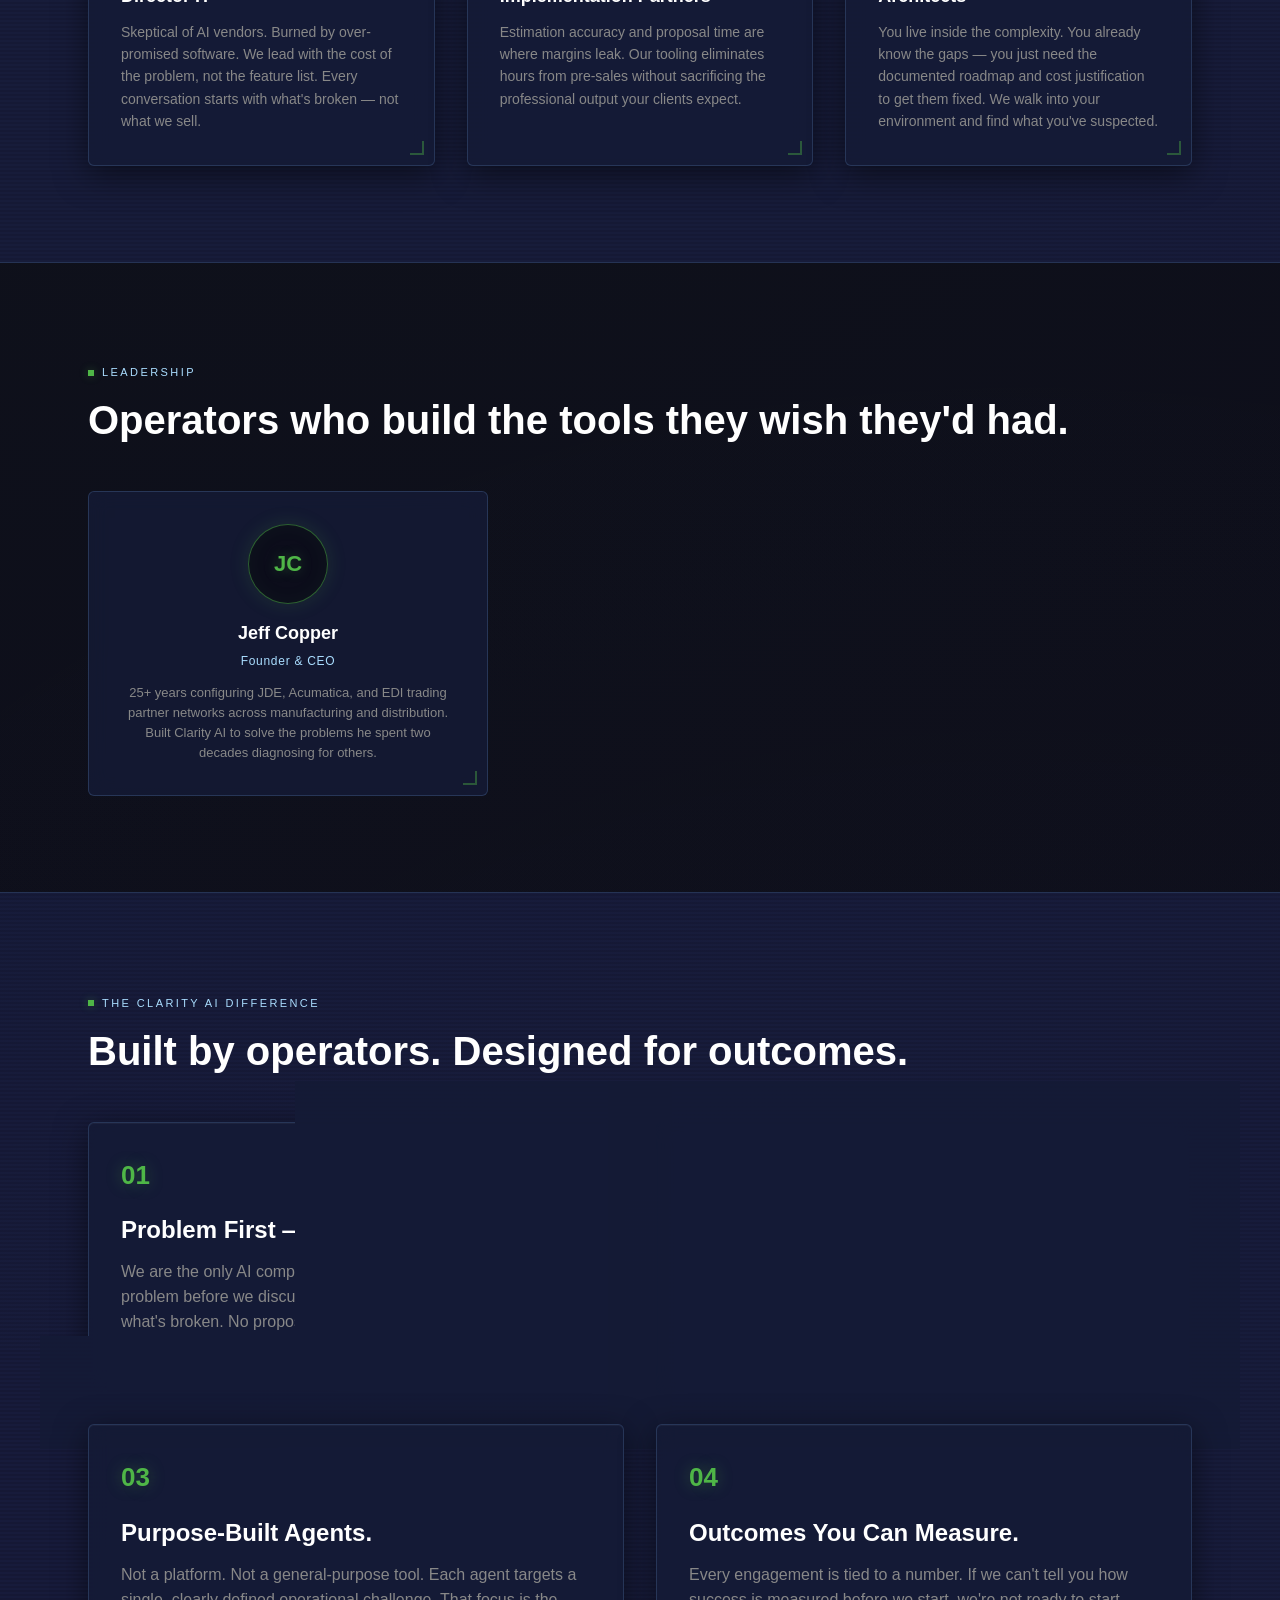
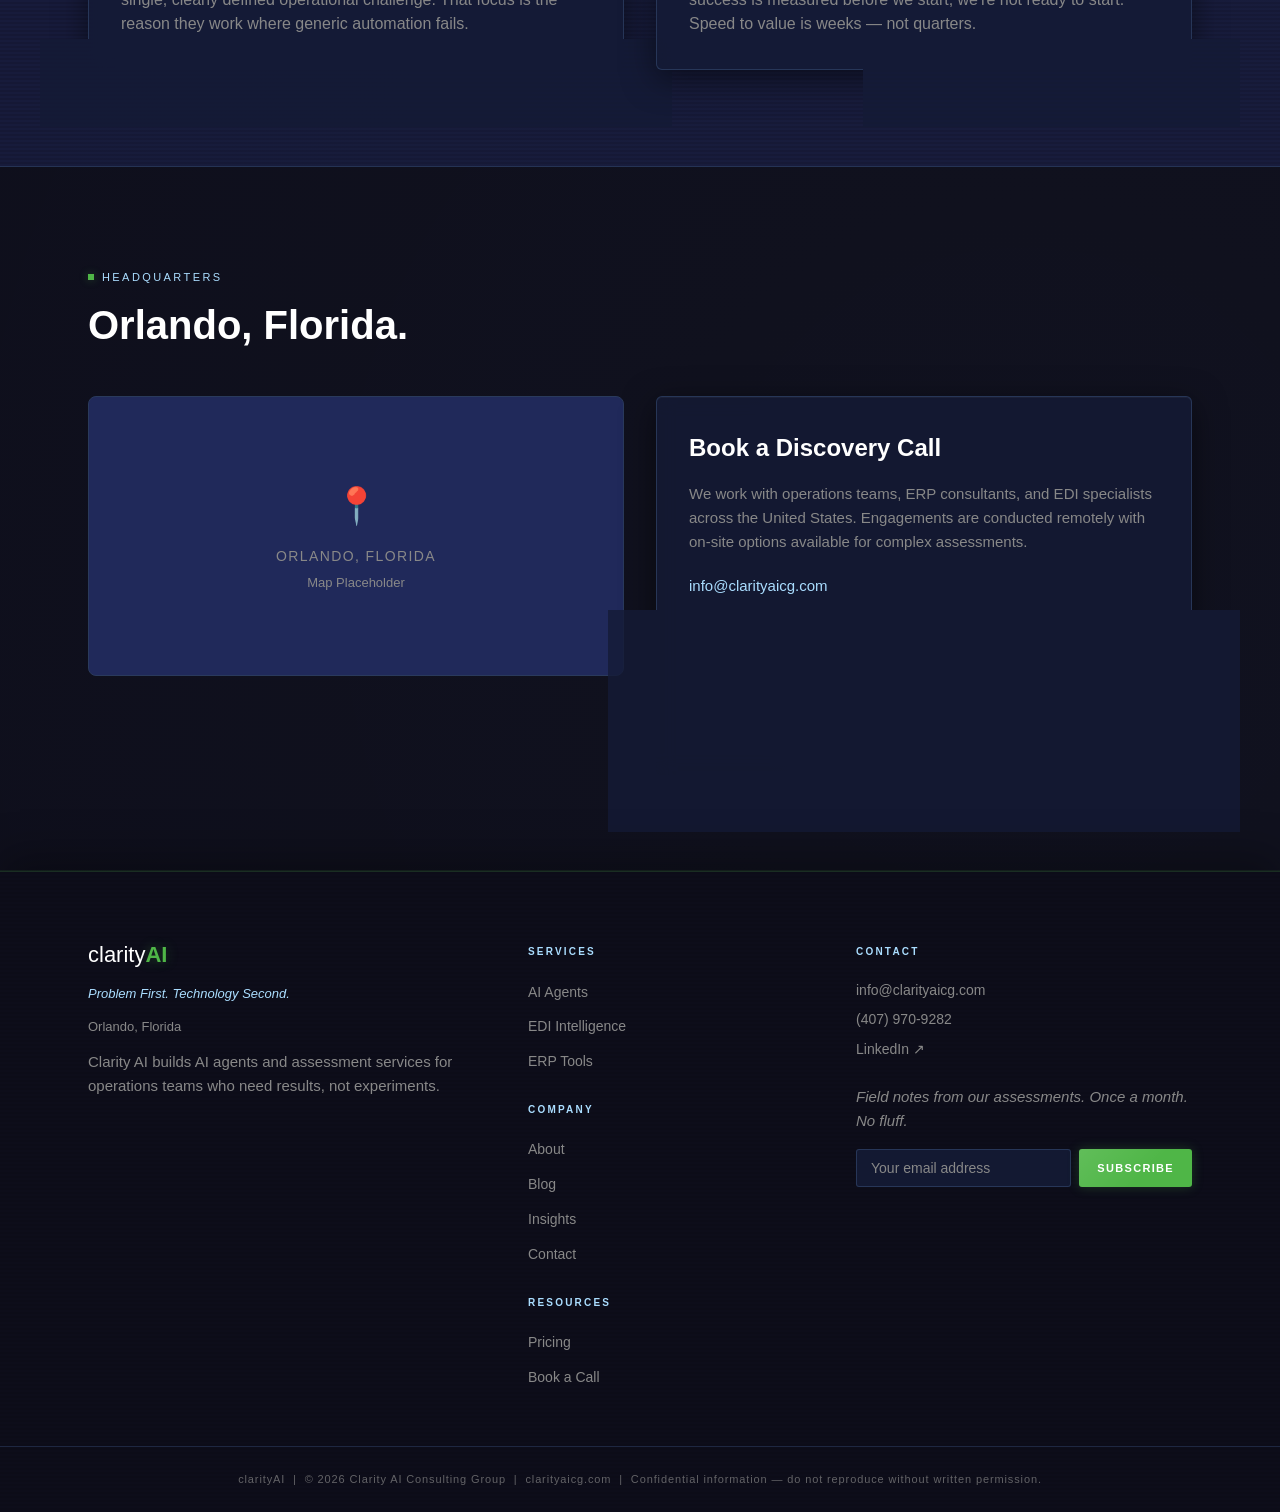
<file: about.html>
<!DOCTYPE html>
<html lang="en">
<head>
  <meta charset="UTF-8" />
  <meta name="viewport" content="width=device-width, initial-scale=1.0" />
  <title>About — Clarity AI | We Find the Problem Before We Build the Agent</title>
  <meta name="description" content="Clarity AI is an AI automation and consulting company that helps mid-market and enterprise businesses identify their most costly operational challenges and deploy purpose-built AI agents to solve them." />
  <link rel="canonical" href="https://clarityaicg.com/about" />
  <link rel="stylesheet" href="styles.css" />
</head>
<body>

  <a href="#main" class="skip-link">Skip to main content</a>

  <!-- HEADER -->
  <header class="site-header" role="banner">
    <div class="header-inner">
      <a href="index.html" class="wordmark" aria-label="clarityAI — Home">
        <span class="wordmark-text"><span class="clarity">clarity</span><span class="ai-glyph">AI</span></span>
        <span class="wordmark-eyebrow">Empowering Your Data</span>
      </a>
      <nav role="navigation" aria-label="Primary navigation">
        <ul class="nav-links">
          <li><a href="index.html">Home</a></li>
          <li><a href="solutions.html">Solutions</a></li>
          <li><a href="edi-intelligence.html">EDI Intelligence</a></li>
          <li><a href="tools.html">Tools</a></li>
          <li><a href="about.html" aria-current="page">About</a></li>
          <li><a href="pricing.html">Pricing</a></li>
          <li><a href="blog.html">Blog</a></li>
          <li><a href="insights.html">Insights</a></li>
          <li><a href="contact.html">Contact</a></li>
        </ul>
      </nav>
      <a href="contact.html" class="btn-primary nav-cta">Book a Discovery Call</a>
      <button class="hamburger" aria-label="Open navigation menu" aria-expanded="false" onclick="toggleNav(this)">
        <span></span><span></span><span></span>
      </button>
    </div>
    <nav class="mobile-nav" id="mobile-nav" aria-label="Mobile navigation">
      <a href="index.html">Home</a>
      <a href="solutions.html">Solutions</a>
      <a href="edi-intelligence.html">EDI Intelligence</a>
      <a href="tools.html">Tools</a>
      <a href="about.html">About</a>
      <a href="pricing.html">Pricing</a>
      <a href="blog.html">Blog</a>
      <a href="insights.html">Insights</a>
      <a href="contact.html">Contact</a>
      <a href="contact.html" class="btn-primary">Book a Discovery Call</a>
    </nav>
  </header>

  <!-- MAIN -->
  <main id="main">

    <!-- Hero -->
    <section class="page-hero" aria-labelledby="about-hero-heading">
      <div class="container">
        <span class="eyebrow">About Clarity AI</span>
        <h1 id="about-hero-heading">We find the problem before we build the agent.</h1>
        <p class="subtitle">Clarity AI is an AI automation and consulting company that helps mid-market and enterprise businesses identify their most costly operational challenges — and deploy purpose-built AI agents to solve them.</p>
      </div>
    </section>

    <!-- Our Philosophy -->
    <section class="section" aria-labelledby="philosophy-heading">
      <div class="container">
        <span class="eyebrow fade-up">Our Philosophy</span>
        <h2 id="philosophy-heading" class="fade-up">Clarity before automation. Every time.</h2>
        <div class="philosophy-grid mt-48">
          <div class="fade-up">
            <p style="color:#888888; font-size:16px; line-height:1.7; margin-bottom:20px;">Most AI initiatives fail not because the technology is wrong, but because the problem was never clearly defined. We reverse that equation. Every engagement starts with diagnosis. We identify the specific operational failure, quantify its cost, then deploy exactly the right agent or service to solve it.</p>
            <p style="color:#888888; font-size:16px; line-height:1.7; margin-bottom:20px;">We don't lead with demos. We don't sell platforms. We ask: what is the specific operational failure costing you the most — and can we put a number on it? If we can, we're ready to start. If we can't, we're not.</p>
            <p style="color:#888888; font-size:16px; line-height:1.7;">This approach produces results that stick. Not because our technology is better — but because we know exactly what we're deploying it against before we write a single line of code.</p>
          </div>
          <div class="philosophy-pillars fade-up">
            <h4>Problem First, Technology Second</h4>
            <p>We require a defined problem before we discuss a solution.</p>
            <h4>Consultants, Not Just Technologists</h4>
            <p>We have configured EDI partners, scoped Acumatica implementations, and reconciled PO variances. Our AI is built by people who know what the data means.</p>
            <h4>Agents Built for Specific Problems</h4>
            <p>Not general-purpose tools. Built for a single, clearly defined operational failure.</p>
            <h4>Outcomes You Can Measure</h4>
            <p>Every engagement is tied to a number. If we can't tell you how success is measured before we start, we're not ready to start.</p>
          </div>
        </div>
      </div>
    </section>

    <!-- Who We Serve -->
    <section class="section-alt" aria-labelledby="serve-heading">
      <div class="container">
        <span class="eyebrow fade-up">Who We Serve</span>
        <h2 id="serve-heading" class="fade-up">Three audiences. One standard of rigor.</h2>
        <div class="grid-3 mt-48">
          <div class="card fade-up">
            <span class="step-badge" style="font-size:16px; margin-bottom:12px;">Mid-Market Operations</span>
            <h3 style="font-size:18px; margin-bottom:10px;">VP Ops, CFO, Controller, Director IT</h3>
            <p style="color:#888888; font-size:14px; line-height:1.6;">Skeptical of AI vendors. Burned by over-promised software. We lead with the cost of the problem, not the feature list. Every conversation starts with what's broken — not what we sell.</p>
          </div>
          <div class="card fade-up">
            <span class="step-badge" style="font-size:16px; margin-bottom:12px;">ERP Consultants &amp; VARs</span>
            <h3 style="font-size:18px; margin-bottom:10px;">Acumatica VARs, Implementation Partners</h3>
            <p style="color:#888888; font-size:14px; line-height:1.6;">Estimation accuracy and proposal time are where margins leak. Our tooling eliminates hours from pre-sales without sacrificing the professional output your clients expect.</p>
          </div>
          <div class="card fade-up">
            <span class="step-badge" style="font-size:16px; margin-bottom:12px;">EDI &amp; Integration Specialists</span>
            <h3 style="font-size:18px; margin-bottom:10px;">EDI Managers, Integration Architects</h3>
            <p style="color:#888888; font-size:14px; line-height:1.6;">You live inside the complexity. You already know the gaps — you just need the documented roadmap and cost justification to get them fixed. We walk into your environment and find what you've suspected.</p>
          </div>
        </div>
      </div>
    </section>

    <!-- Leadership -->
    <section class="section" aria-labelledby="leadership-heading">
      <div class="container">
        <span class="eyebrow fade-up">Leadership</span>
        <h2 id="leadership-heading" class="fade-up">Operators who build the tools they wish they'd had.</h2>
        <div class="team-grid mt-48" style="grid-template-columns: 1fr; max-width: 400px;">
          <div class="team-card fade-up">
            <div class="team-avatar" aria-hidden="true">JC</div>
            <h3>Jeff Copper</h3>
            <p class="title">Founder &amp; CEO</p>
            <p>25+ years configuring JDE, Acumatica, and EDI trading partner networks across manufacturing and distribution. Built Clarity AI to solve the problems he spent two decades diagnosing for others.</p>
          </div>
        </div>
      </div>
    </section>

    <!-- Why Clarity AI (reprise) -->
    <section class="section-alt" aria-labelledby="why-about-heading">
      <div class="container">
        <span class="eyebrow fade-up">The Clarity AI Difference</span>
        <h2 id="why-about-heading" class="fade-up">Built by operators. Designed for outcomes.</h2>
        <div class="grid-2 mt-48">
          <div class="card fade-up">
            <span class="step-badge">01</span>
            <h3>Problem First — Always.</h3>
            <p class="mt-12" style="color:#888888;">We are the only AI company that requires you to define the problem before we discuss technology. No demo until we know what's broken. No proposal until we can quantify the cost and ROI.</p>
          </div>
          <div class="card fade-up">
            <span class="step-badge">02</span>
            <h3>Consultants, Not Just Technologists.</h3>
            <p class="mt-12" style="color:#888888;">We have configured EDI systems, architected solutions, and built AI from the ground up. Our AI is built by people who know what the data means — not just how to model it.</p>
          </div>
          <div class="card fade-up">
            <span class="step-badge">03</span>
            <h3>Purpose-Built Agents.</h3>
            <p class="mt-12" style="color:#888888;">Not a platform. Not a general-purpose tool. Each agent targets a single, clearly defined operational challenge. That focus is the reason they work where generic automation fails.</p>
          </div>
          <div class="card fade-up">
            <span class="step-badge">04</span>
            <h3>Outcomes You Can Measure.</h3>
            <p class="mt-12" style="color:#888888;">Every engagement is tied to a number. If we can't tell you how success is measured before we start, we're not ready to start. Speed to value is weeks — not quarters.</p>
          </div>
        </div>
      </div>
    </section>

    <!-- Headquarters -->
    <section class="section" aria-labelledby="hq-heading">
      <div class="container">
        <span class="eyebrow fade-up">Headquarters</span>
        <h2 id="hq-heading" class="fade-up">Orlando, Florida.</h2>
        <div class="grid-2 mt-48" style="align-items:start;">
          <div class="fade-up" style="background-color:#20295A; border:1px solid #2A3A5C; border-radius:8px; height:280px; display:flex; align-items:center; justify-content:center;">
            <div style="text-align:center;">
              <div style="font-size:36px; color:#4FB647; margin-bottom:12px;">📍</div>
              <p style="color:#888888; font-size:14px; text-transform:uppercase; letter-spacing:0.1em;">Orlando, Florida</p>
              <p style="color:#888888; font-size:13px; margin-top:6px;">Map Placeholder</p>
            </div>
          </div>
          <div class="fade-up">
            <div class="card">
              <h3 style="margin-bottom:16px;">Book a Discovery Call</h3>
              <p style="color:#888888; font-size:15px; line-height:1.6; margin-bottom:20px;">We work with operations teams, ERP consultants, and EDI specialists across the United States. Engagements are conducted remotely with on-site options available for complex assessments.</p>
              <div style="display:flex; flex-direction:column; gap:10px;">
                <a href="mailto:info@clarityaicg.com" style="color:#AADDFF; text-decoration:none; font-size:15px;">info@clarityaicg.com</a>
                <a href="tel:+14079709282" style="color:#AADDFF; text-decoration:none; font-size:15px;">(407) 970-9282</a>
                <span style="color:#888888; font-size:14px;">Orlando, Florida</span>
              </div>
              <a href="contact.html" class="btn-primary mt-24" style="display:inline-block;">Book a Discovery Call</a>
            </div>
          </div>
        </div>
      </div>
    </section>

  </main>

  <!-- FOOTER -->
  <footer class="site-footer" role="contentinfo">
    <div class="footer-grid">
      <div class="footer-col">
        <a href="index.html" class="wordmark" style="text-decoration:none; display:inline-flex; flex-direction:column; margin-bottom:12px;">
          <span class="wordmark-text"><span class="clarity">clarity</span><span class="ai-glyph">AI</span></span>
        </a>
        <p class="tagline">Problem First. Technology Second.</p>
        <p class="location">Orlando, Florida</p>
        <p>Clarity AI builds AI agents and assessment services for operations teams who need results, not experiments.</p>
      </div>
      <div class="footer-col">
        <h4>Services</h4>
        <ul class="footer-links">
          <li><a href="solutions.html">AI Agents</a></li>
          <li><a href="edi-intelligence.html">EDI Intelligence</a></li>
          <li><a href="tools.html">ERP Tools</a></li>
        </ul>
        <h4 style="margin-top:28px;">Company</h4>
        <ul class="footer-links">
          <li><a href="about.html">About</a></li>
          <li><a href="blog.html">Blog</a></li>
          <li><a href="insights.html">Insights</a></li>
          <li><a href="contact.html">Contact</a></li>
        </ul>
        <h4 style="margin-top:28px;">Resources</h4>
        <ul class="footer-links">
          <li><a href="pricing.html">Pricing</a></li>
          <li><a href="contact.html">Book a Call</a></li>
        </ul>
      </div>
      <div class="footer-col">
        <h4>Contact</h4>
        <div class="footer-contact">
          <a href="mailto:info@clarityaicg.com">info@clarityaicg.com</a>
          <a href="tel:+14079709282">(407) 970-9282</a>
          <a href="https://linkedin.com/company/clarityaicg" target="_blank" rel="noopener noreferrer">LinkedIn ↗</a>
        </div>
        <p class="newsletter-label" style="margin-top:24px;">Field notes from our assessments. Once a month. No fluff.</p>
        <form class="newsletter-form" onsubmit="return false;" aria-label="Newsletter signup">
          <label for="nl-email-about" style="position:absolute;width:1px;height:1px;overflow:hidden;">Email</label>
          <input type="email" id="nl-email-about" placeholder="Your email address" autocomplete="email" />
          <button type="submit" class="btn-primary">Subscribe</button>
        </form>
      </div>
    </div>
    <div class="footer-bottom">
      clarityAI &nbsp;|&nbsp; © 2026 Clarity AI Consulting Group &nbsp;|&nbsp; clarityaicg.com &nbsp;|&nbsp; Confidential information — do not reproduce without written permission.
    </div>
  </footer>

  <script>
    function toggleNav(btn) {
      const nav = document.getElementById('mobile-nav');
      const open = nav.classList.toggle('open');
      btn.setAttribute('aria-expanded', open);
    }
    const fadeEls = document.querySelectorAll('.fade-up');
    if ('IntersectionObserver' in window) {
      const observer = new IntersectionObserver((entries) => {
        entries.forEach(e => { if (e.isIntersecting) { e.target.classList.add('visible'); observer.unobserve(e.target); } });
      }, { threshold: 0.1 });
      fadeEls.forEach(el => observer.observe(el));
    } else { fadeEls.forEach(el => el.classList.add('visible')); }
  </script>
</body>
</html>
</file>
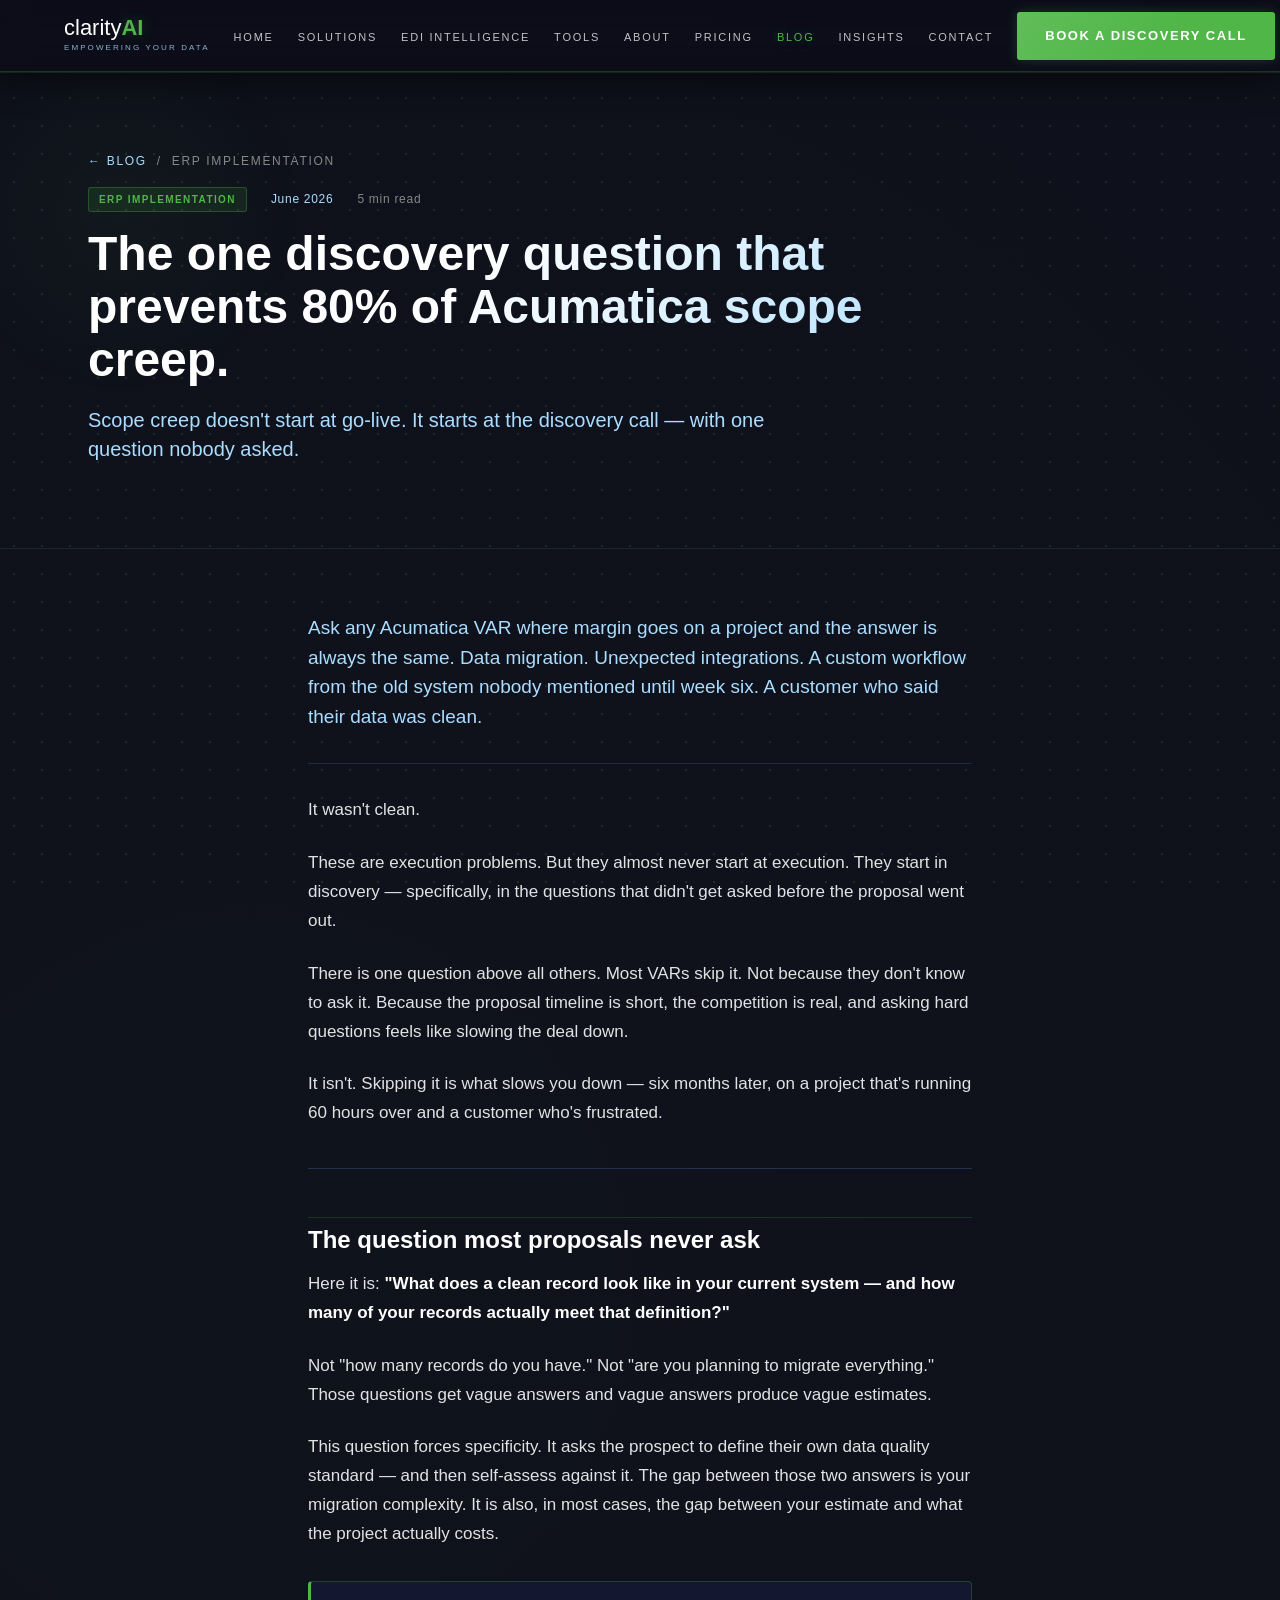
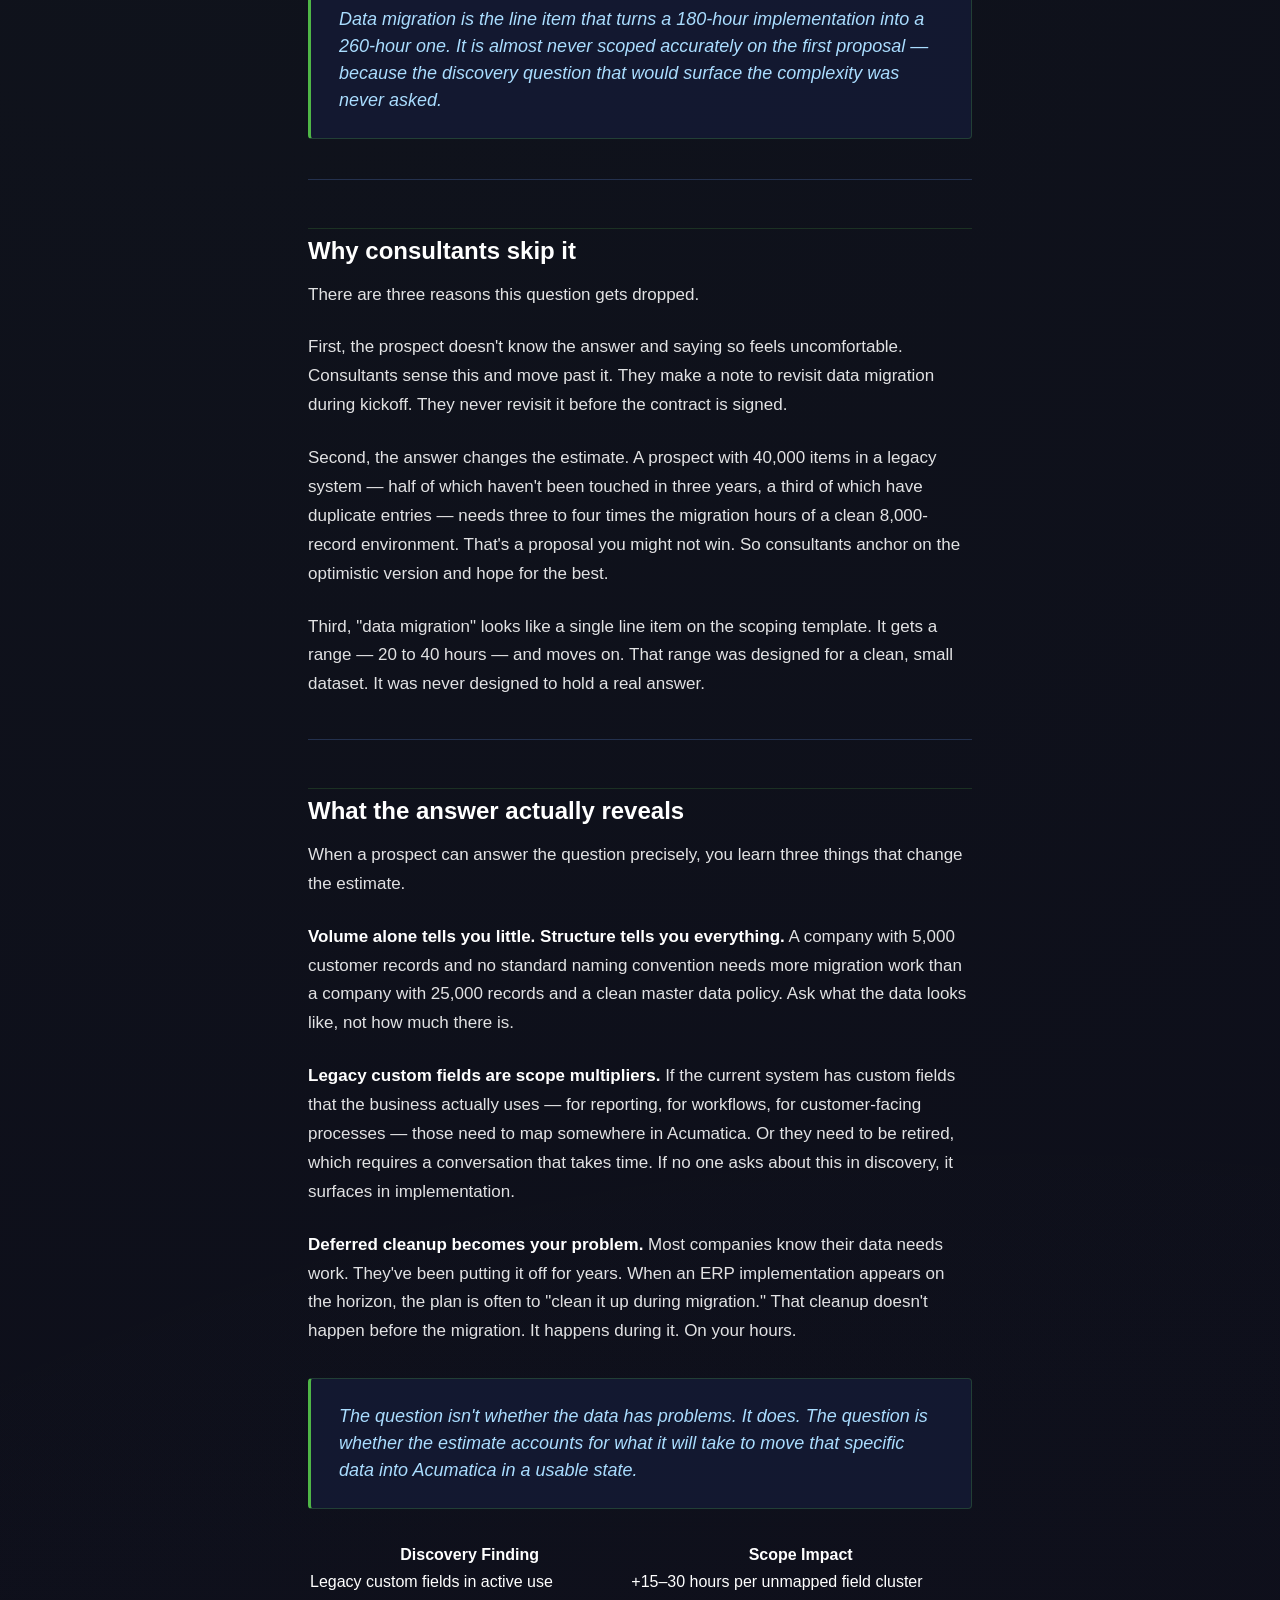
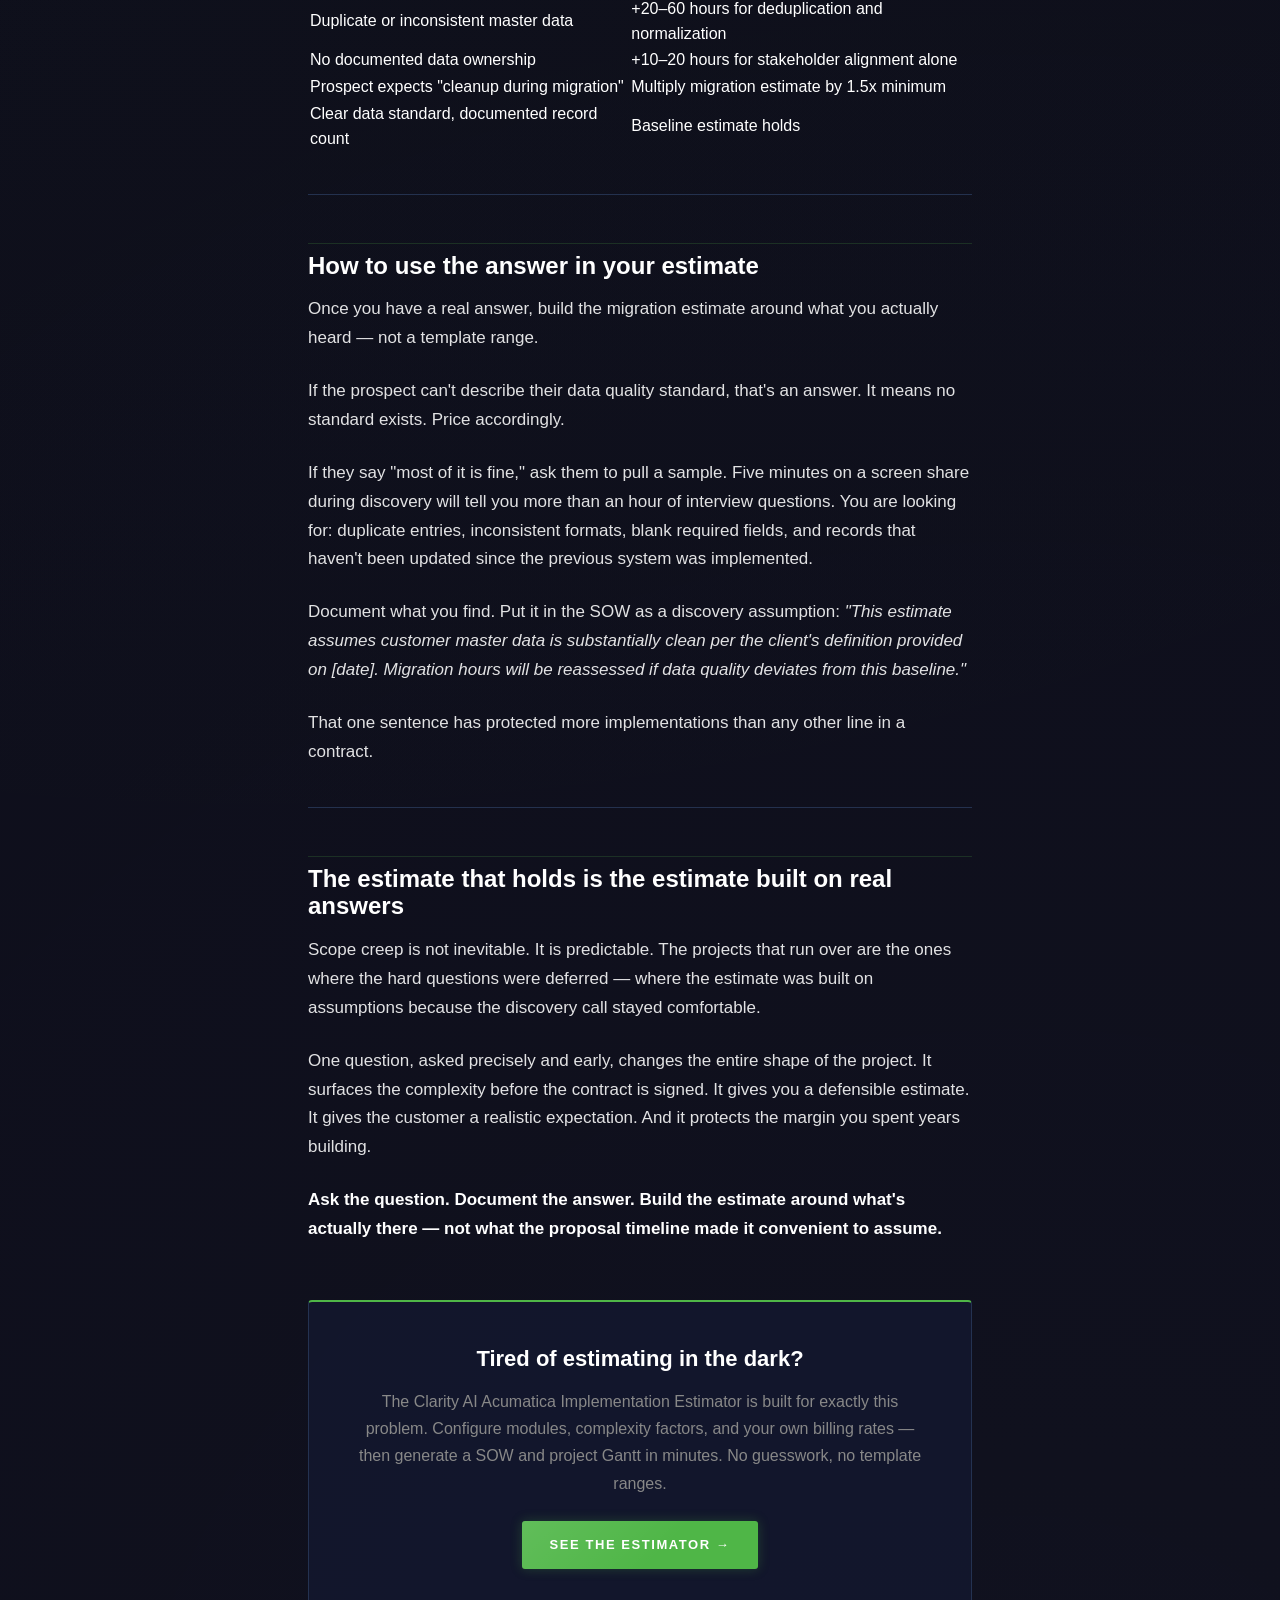
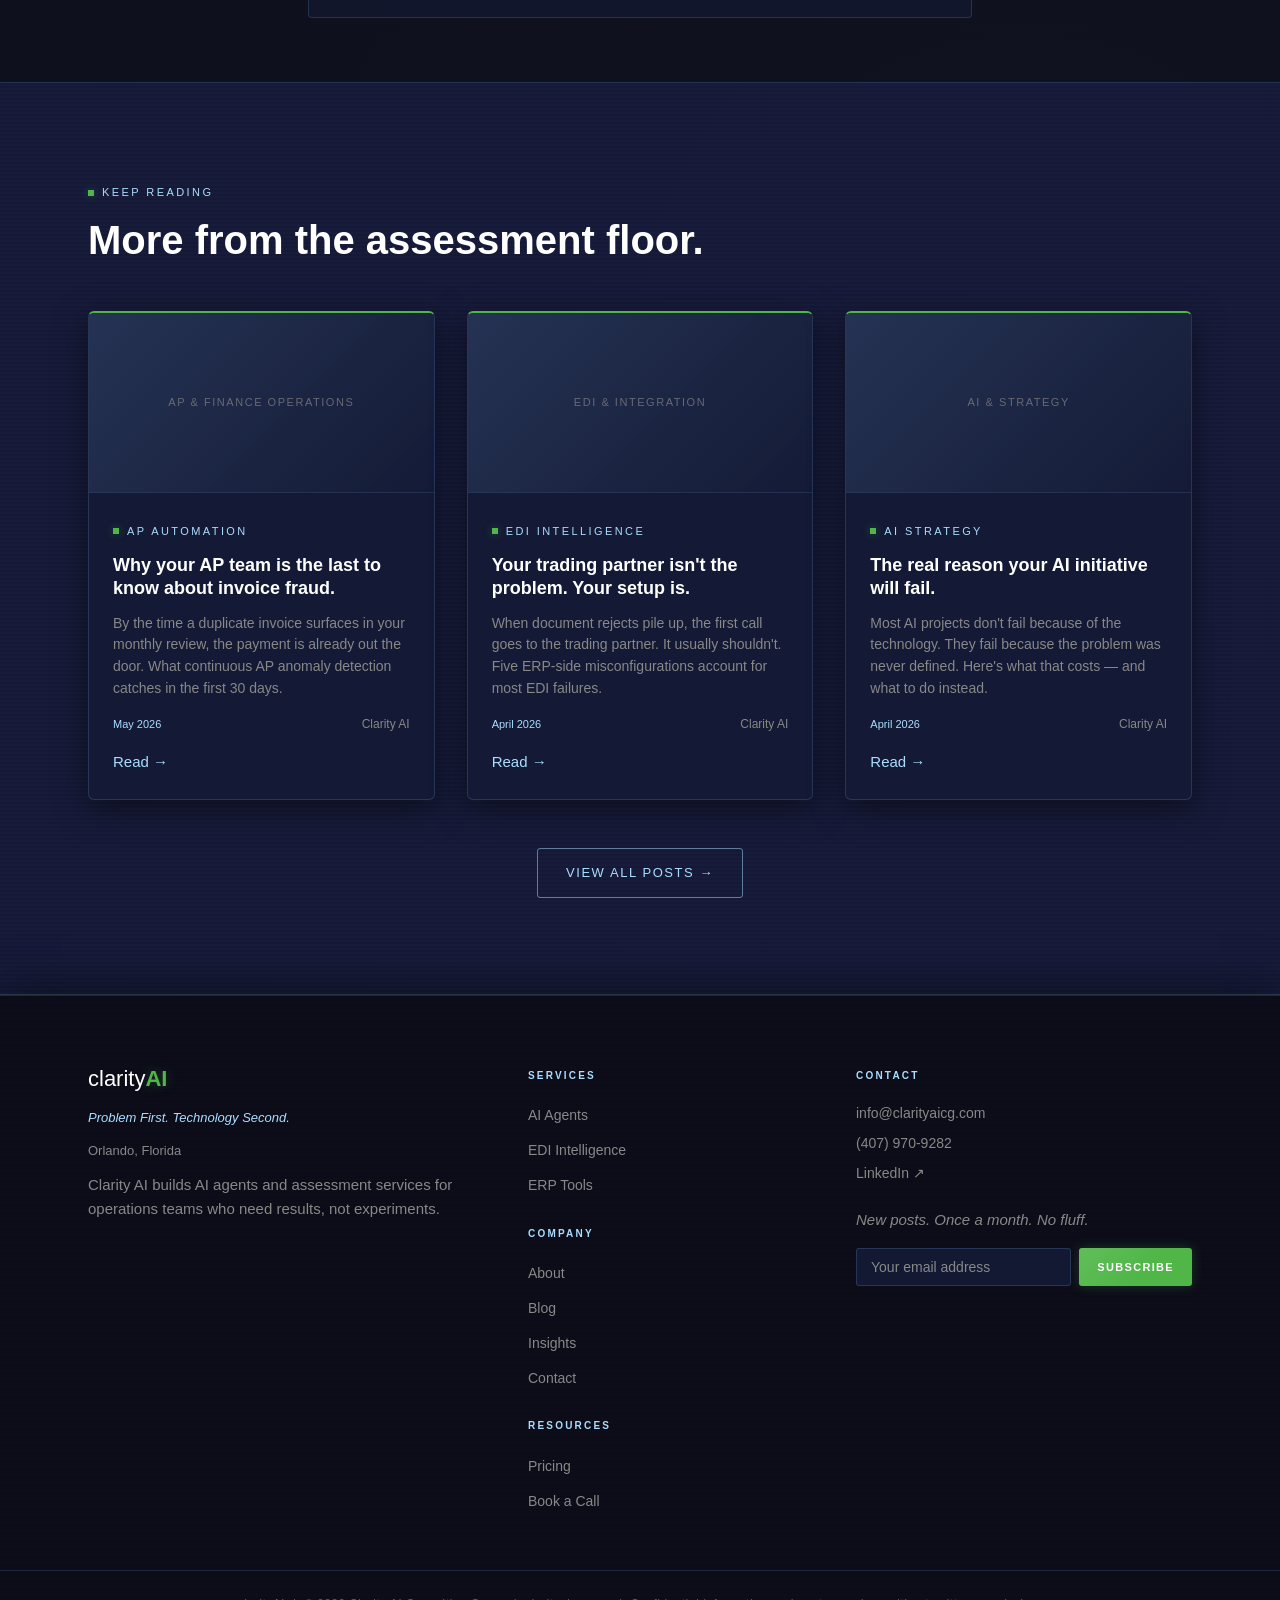
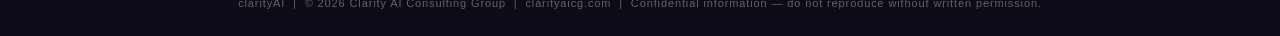
<file: blog-acumatica-scope-creep.html>
<!DOCTYPE html>
<html lang="en">
<head>
  <meta charset="UTF-8" />
  <meta name="viewport" content="width=device-width, initial-scale=1.0" />
  <title>The One Discovery Question That Prevents 80% of Acumatica Scope Creep | Clarity AI Blog</title>
  <meta name="description" content="Scope creep on Acumatica implementations almost always traces back to one question that was never asked in discovery. Here's what that question is — and how the answer changes everything." />
  <meta name="keywords" content="Acumatica scope creep, ERP implementation, Acumatica VAR, ERP scoping, implementation estimator, discovery call, data migration, SOW, scope management" />
  <!-- Open Graph -->
  <meta property="og:title" content="The One Discovery Question That Prevents 80% of Acumatica Scope Creep | Clarity AI" />
  <meta property="og:description" content="Scope creep on Acumatica implementations almost always traces back to one question that was never asked in discovery." />
  <meta property="og:type" content="article" />
  <meta property="og:url" content="https://clarityaicg.com/blog-acumatica-scope-creep" />
  <link rel="canonical" href="https://clarityaicg.com/blog-acumatica-scope-creep" />
  <link rel="stylesheet" href="styles.css" />
</head>
<body>

  <a href="#main" class="skip-link">Skip to main content</a>

  <!-- HEADER -->
  <header class="site-header" role="banner">
    <div class="header-inner">
      <a href="index.html" class="wordmark" aria-label="clarityAI — Home">
        <span class="wordmark-text"><span class="clarity">clarity</span><span class="ai-glyph">AI</span></span>
        <span class="wordmark-eyebrow">Empowering Your Data</span>
      </a>
      <nav role="navigation" aria-label="Primary navigation">
        <ul class="nav-links">
          <li><a href="index.html">Home</a></li>
          <li><a href="solutions.html">Solutions</a></li>
          <li><a href="edi-intelligence.html">EDI Intelligence</a></li>
          <li><a href="tools.html">Tools</a></li>
          <li><a href="about.html">About</a></li>
          <li><a href="pricing.html">Pricing</a></li>
          <li><a href="blog.html" aria-current="page">Blog</a></li>
          <li><a href="insights.html">Insights</a></li>
          <li><a href="contact.html">Contact</a></li>
        </ul>
      </nav>
      <a href="contact.html" class="btn-primary nav-cta">Book a Discovery Call</a>
      <button class="hamburger" aria-label="Open navigation menu" aria-expanded="false" onclick="toggleNav(this)">
        <span></span><span></span><span></span>
      </button>
    </div>
    <nav class="mobile-nav" id="mobile-nav" aria-label="Mobile navigation">
      <a href="index.html">Home</a>
      <a href="solutions.html">Solutions</a>
      <a href="edi-intelligence.html">EDI Intelligence</a>
      <a href="tools.html">Tools</a>
      <a href="about.html">About</a>
      <a href="pricing.html">Pricing</a>
      <a href="blog.html">Blog</a>
      <a href="insights.html">Insights</a>
      <a href="contact.html">Contact</a>
      <a href="contact.html" class="btn-primary">Book a Discovery Call</a>
    </nav>
  </header>

  <!-- MAIN -->
  <main id="main">

    <!-- Post Hero -->
    <section class="post-hero" aria-labelledby="post-heading">
      <div class="container">
        <p class="post-breadcrumb"><a href="blog.html">← Blog</a> &nbsp;/&nbsp; ERP Implementation</p>
        <span class="post-meta">
          <span class="post-category">ERP Implementation</span>
          <span class="post-date">June 2026</span>
          <span class="post-read-time">5 min read</span>
        </span>
        <h1 id="post-heading">The one discovery question that prevents 80% of Acumatica scope creep.</h1>
        <p class="post-deck">Scope creep doesn't start at go-live. It starts at the discovery call — with one question nobody asked.</p>
      </div>
    </section>

    <!-- Post Body -->
    <article>
      <div class="post-body">

        <p class="post-intro">Ask any Acumatica VAR where margin goes on a project and the answer is always the same. Data migration. Unexpected integrations. A custom workflow from the old system nobody mentioned until week six. A customer who said their data was clean.</p>

        <p>It wasn't clean.</p>

        <p>These are execution problems. But they almost never start at execution. They start in discovery — specifically, in the questions that didn't get asked before the proposal went out.</p>

        <p>There is one question above all others. Most VARs skip it. Not because they don't know to ask it. Because the proposal timeline is short, the competition is real, and asking hard questions feels like slowing the deal down.</p>

        <p>It isn't. Skipping it is what slows you down — six months later, on a project that's running 60 hours over and a customer who's frustrated.</p>

        <hr />

        <h2>The question most proposals never ask</h2>

        <p>Here it is: <strong>"What does a clean record look like in your current system — and how many of your records actually meet that definition?"</strong></p>

        <p>Not "how many records do you have." Not "are you planning to migrate everything." Those questions get vague answers and vague answers produce vague estimates.</p>

        <p>This question forces specificity. It asks the prospect to define their own data quality standard — and then self-assess against it. The gap between those two answers is your migration complexity. It is also, in most cases, the gap between your estimate and what the project actually costs.</p>

        <div class="post-callout">
          <p>Data migration is the line item that turns a 180-hour implementation into a 260-hour one. It is almost never scoped accurately on the first proposal — because the discovery question that would surface the complexity was never asked.</p>
        </div>

        <hr />

        <h2>Why consultants skip it</h2>

        <p>There are three reasons this question gets dropped.</p>

        <p>First, the prospect doesn't know the answer and saying so feels uncomfortable. Consultants sense this and move past it. They make a note to revisit data migration during kickoff. They never revisit it before the contract is signed.</p>

        <p>Second, the answer changes the estimate. A prospect with 40,000 items in a legacy system — half of which haven't been touched in three years, a third of which have duplicate entries — needs three to four times the migration hours of a clean 8,000-record environment. That's a proposal you might not win. So consultants anchor on the optimistic version and hope for the best.</p>

        <p>Third, "data migration" looks like a single line item on the scoping template. It gets a range — 20 to 40 hours — and moves on. That range was designed for a clean, small dataset. It was never designed to hold a real answer.</p>

        <hr />

        <h2>What the answer actually reveals</h2>

        <p>When a prospect can answer the question precisely, you learn three things that change the estimate.</p>

        <p><strong>Volume alone tells you little. Structure tells you everything.</strong> A company with 5,000 customer records and no standard naming convention needs more migration work than a company with 25,000 records and a clean master data policy. Ask what the data looks like, not how much there is.</p>

        <p><strong>Legacy custom fields are scope multipliers.</strong> If the current system has custom fields that the business actually uses — for reporting, for workflows, for customer-facing processes — those need to map somewhere in Acumatica. Or they need to be retired, which requires a conversation that takes time. If no one asks about this in discovery, it surfaces in implementation.</p>

        <p><strong>Deferred cleanup becomes your problem.</strong> Most companies know their data needs work. They've been putting it off for years. When an ERP implementation appears on the horizon, the plan is often to "clean it up during migration." That cleanup doesn't happen before the migration. It happens during it. On your hours.</p>

        <div class="post-callout">
          <p>The question isn't whether the data has problems. It does. The question is whether the estimate accounts for what it will take to move that specific data into Acumatica in a usable state.</p>
        </div>

        <!-- Data callout table -->
        <table class="post-data-table" aria-label="Data migration scope factors">
          <thead>
            <tr>
              <th scope="col">Discovery Finding</th>
              <th scope="col">Scope Impact</th>
            </tr>
          </thead>
          <tbody>
            <tr>
              <td>Legacy custom fields in active use</td>
              <td>+15–30 hours per unmapped field cluster</td>
            </tr>
            <tr>
              <td>Duplicate or inconsistent master data</td>
              <td>+20–60 hours for deduplication and normalization</td>
            </tr>
            <tr>
              <td>No documented data ownership</td>
              <td>+10–20 hours for stakeholder alignment alone</td>
            </tr>
            <tr>
              <td>Prospect expects "cleanup during migration"</td>
              <td>Multiply migration estimate by 1.5x minimum</td>
            </tr>
            <tr>
              <td>Clear data standard, documented record count</td>
              <td>Baseline estimate holds</td>
            </tr>
          </tbody>
        </table>

        <hr />

        <h2>How to use the answer in your estimate</h2>

        <p>Once you have a real answer, build the migration estimate around what you actually heard — not a template range.</p>

        <p>If the prospect can't describe their data quality standard, that's an answer. It means no standard exists. Price accordingly.</p>

        <p>If they say "most of it is fine," ask them to pull a sample. Five minutes on a screen share during discovery will tell you more than an hour of interview questions. You are looking for: duplicate entries, inconsistent formats, blank required fields, and records that haven't been updated since the previous system was implemented.</p>

        <p>Document what you find. Put it in the SOW as a discovery assumption: <em>"This estimate assumes customer master data is substantially clean per the client's definition provided on [date]. Migration hours will be reassessed if data quality deviates from this baseline."</em></p>

        <p>That one sentence has protected more implementations than any other line in a contract.</p>

        <hr />

        <h2>The estimate that holds is the estimate built on real answers</h2>

        <p>Scope creep is not inevitable. It is predictable. The projects that run over are the ones where the hard questions were deferred — where the estimate was built on assumptions because the discovery call stayed comfortable.</p>

        <p>One question, asked precisely and early, changes the entire shape of the project. It surfaces the complexity before the contract is signed. It gives you a defensible estimate. It gives the customer a realistic expectation. And it protects the margin you spent years building.</p>

        <p><strong>Ask the question. Document the answer. Build the estimate around what's actually there — not what the proposal timeline made it convenient to assume.</strong></p>

        <!-- Post CTA -->
        <div class="post-cta">
          <h3>Tired of estimating in the dark?</h3>
          <p>The Clarity AI Acumatica Implementation Estimator is built for exactly this problem. Configure modules, complexity factors, and your own billing rates — then generate a SOW and project Gantt in minutes. No guesswork, no template ranges.</p>
          <a href="tools.html" class="btn-primary">See the Estimator →</a>
        </div>

      </div>
    </article>

    <!-- Related posts -->
    <section class="section-alt" aria-labelledby="related-heading">
      <div class="container">
        <span class="eyebrow fade-up">Keep Reading</span>
        <h2 id="related-heading" class="fade-up">More from the assessment floor.</h2>

        <div class="blog-grid mt-48">

          <article class="blog-card fade-up">
            <div class="blog-img-placeholder" role="img" aria-label="AP &amp; Finance Operations">AP &amp; Finance Operations</div>
            <div class="blog-card-body">
              <span class="eyebrow" style="margin-bottom:6px;">AP Automation</span>
              <h3>Why your AP team is the last to know about invoice fraud.</h3>
              <p>By the time a duplicate invoice surfaces in your monthly review, the payment is already out the door. What continuous AP anomaly detection catches in the first 30 days.</p>
              <div class="blog-meta">
                <span class="date">May 2026</span>
                <span class="author">Clarity AI</span>
              </div>
              <a href="blog-ap-fraud-detection.html" class="accent-link mt-16">Read →</a>
            </div>
          </article>

          <article class="blog-card fade-up">
            <div class="blog-img-placeholder" role="img" aria-label="EDI &amp; Integration">EDI &amp; Integration</div>
            <div class="blog-card-body">
              <span class="eyebrow" style="margin-bottom:6px;">EDI Intelligence</span>
              <h3>Your trading partner isn't the problem. Your setup is.</h3>
              <p>When document rejects pile up, the first call goes to the trading partner. It usually shouldn't. Five ERP-side misconfigurations account for most EDI failures.</p>
              <div class="blog-meta">
                <span class="date">April 2026</span>
                <span class="author">Clarity AI</span>
              </div>
              <a href="blog-trading-partner-edi.html" class="accent-link mt-16">Read →</a>
            </div>
          </article>

          <article class="blog-card fade-up">
            <div class="blog-img-placeholder" role="img" aria-label="AI Strategy">AI &amp; Strategy</div>
            <div class="blog-card-body">
              <span class="eyebrow" style="margin-bottom:6px;">AI Strategy</span>
              <h3>The real reason your AI initiative will fail.</h3>
              <p>Most AI projects don't fail because of the technology. They fail because the problem was never defined. Here's what that costs — and what to do instead.</p>
              <div class="blog-meta">
                <span class="date">April 2026</span>
                <span class="author">Clarity AI</span>
              </div>
              <a href="blog-ai-implementation-failures.html" class="accent-link mt-16">Read →</a>
            </div>
          </article>

        </div>

        <div class="text-center mt-48">
          <a href="blog.html" class="btn-secondary">View All Posts →</a>
        </div>
      </div>
    </section>

  </main>

  <!-- FOOTER -->
  <footer class="site-footer" role="contentinfo">
    <div class="footer-grid">
      <div class="footer-col">
        <a href="index.html" class="wordmark" style="text-decoration:none; display:inline-flex; flex-direction:column; margin-bottom:12px;">
          <span class="wordmark-text"><span class="clarity">clarity</span><span class="ai-glyph">AI</span></span>
        </a>
        <p class="tagline">Problem First. Technology Second.</p>
        <p class="location">Orlando, Florida</p>
        <p>Clarity AI builds AI agents and assessment services for operations teams who need results, not experiments.</p>
      </div>
      <div class="footer-col">
        <h4>Services</h4>
        <ul class="footer-links">
          <li><a href="solutions.html">AI Agents</a></li>
          <li><a href="edi-intelligence.html">EDI Intelligence</a></li>
          <li><a href="tools.html">ERP Tools</a></li>
        </ul>
        <h4 style="margin-top:28px;">Company</h4>
        <ul class="footer-links">
          <li><a href="about.html">About</a></li>
          <li><a href="blog.html">Blog</a></li>
          <li><a href="insights.html">Insights</a></li>
          <li><a href="contact.html">Contact</a></li>
        </ul>
        <h4 style="margin-top:28px;">Resources</h4>
        <ul class="footer-links">
          <li><a href="pricing.html">Pricing</a></li>
          <li><a href="contact.html">Book a Call</a></li>
        </ul>
      </div>
      <div class="footer-col">
        <h4>Contact</h4>
        <div class="footer-contact">
          <a href="mailto:info@clarityaicg.com">info@clarityaicg.com</a>
          <a href="tel:+14079709282">(407) 970-9282</a>
          <a href="https://linkedin.com/company/clarityaicg" target="_blank" rel="noopener noreferrer">LinkedIn ↗</a>
        </div>
        <p class="newsletter-label" style="margin-top:24px;">New posts. Once a month. No fluff.</p>
        <form class="newsletter-form" onsubmit="return false;" aria-label="Newsletter signup">
          <label for="nl-email-post" style="position:absolute;width:1px;height:1px;overflow:hidden;">Email</label>
          <input type="email" id="nl-email-post" placeholder="Your email address" autocomplete="email" />
          <button type="submit" class="btn-primary">Subscribe</button>
        </form>
      </div>
    </div>
    <div class="footer-bottom">
      clarityAI &nbsp;|&nbsp; © 2026 Clarity AI Consulting Group &nbsp;|&nbsp; clarityaicg.com &nbsp;|&nbsp; Confidential information — do not reproduce without written permission.
    </div>
  </footer>

  <script>
    function toggleNav(btn) {
      const nav = document.getElementById('mobile-nav');
      const open = nav.classList.toggle('open');
      btn.setAttribute('aria-expanded', open);
    }
    const fadeEls = document.querySelectorAll('.fade-up');
    if ('IntersectionObserver' in window) {
      const observer = new IntersectionObserver((entries) => {
        entries.forEach(e => { if (e.isIntersecting) { e.target.classList.add('visible'); observer.unobserve(e.target); } });
      }, { threshold: 0.1 });
      fadeEls.forEach(el => observer.observe(el));
    } else { fadeEls.forEach(el => el.classList.add('visible')); }
  </script>
</body>
</html>
</file>
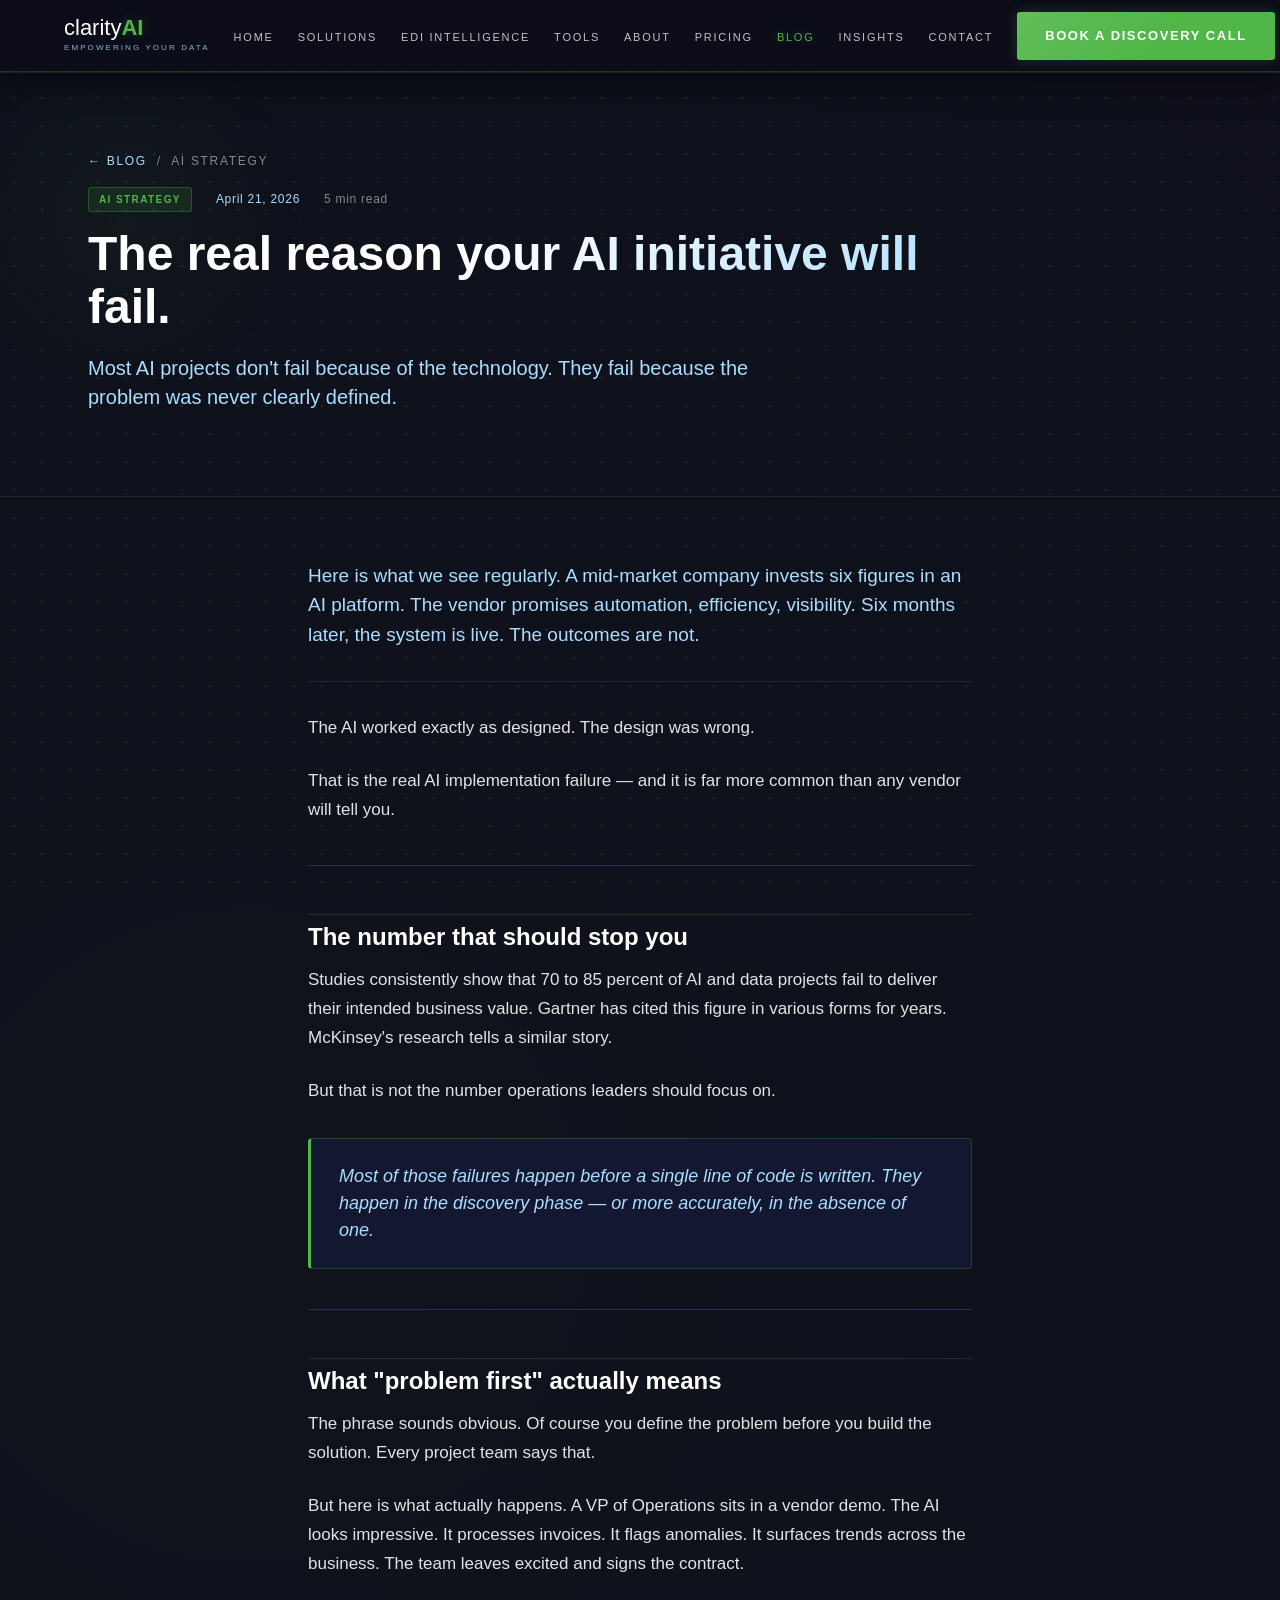
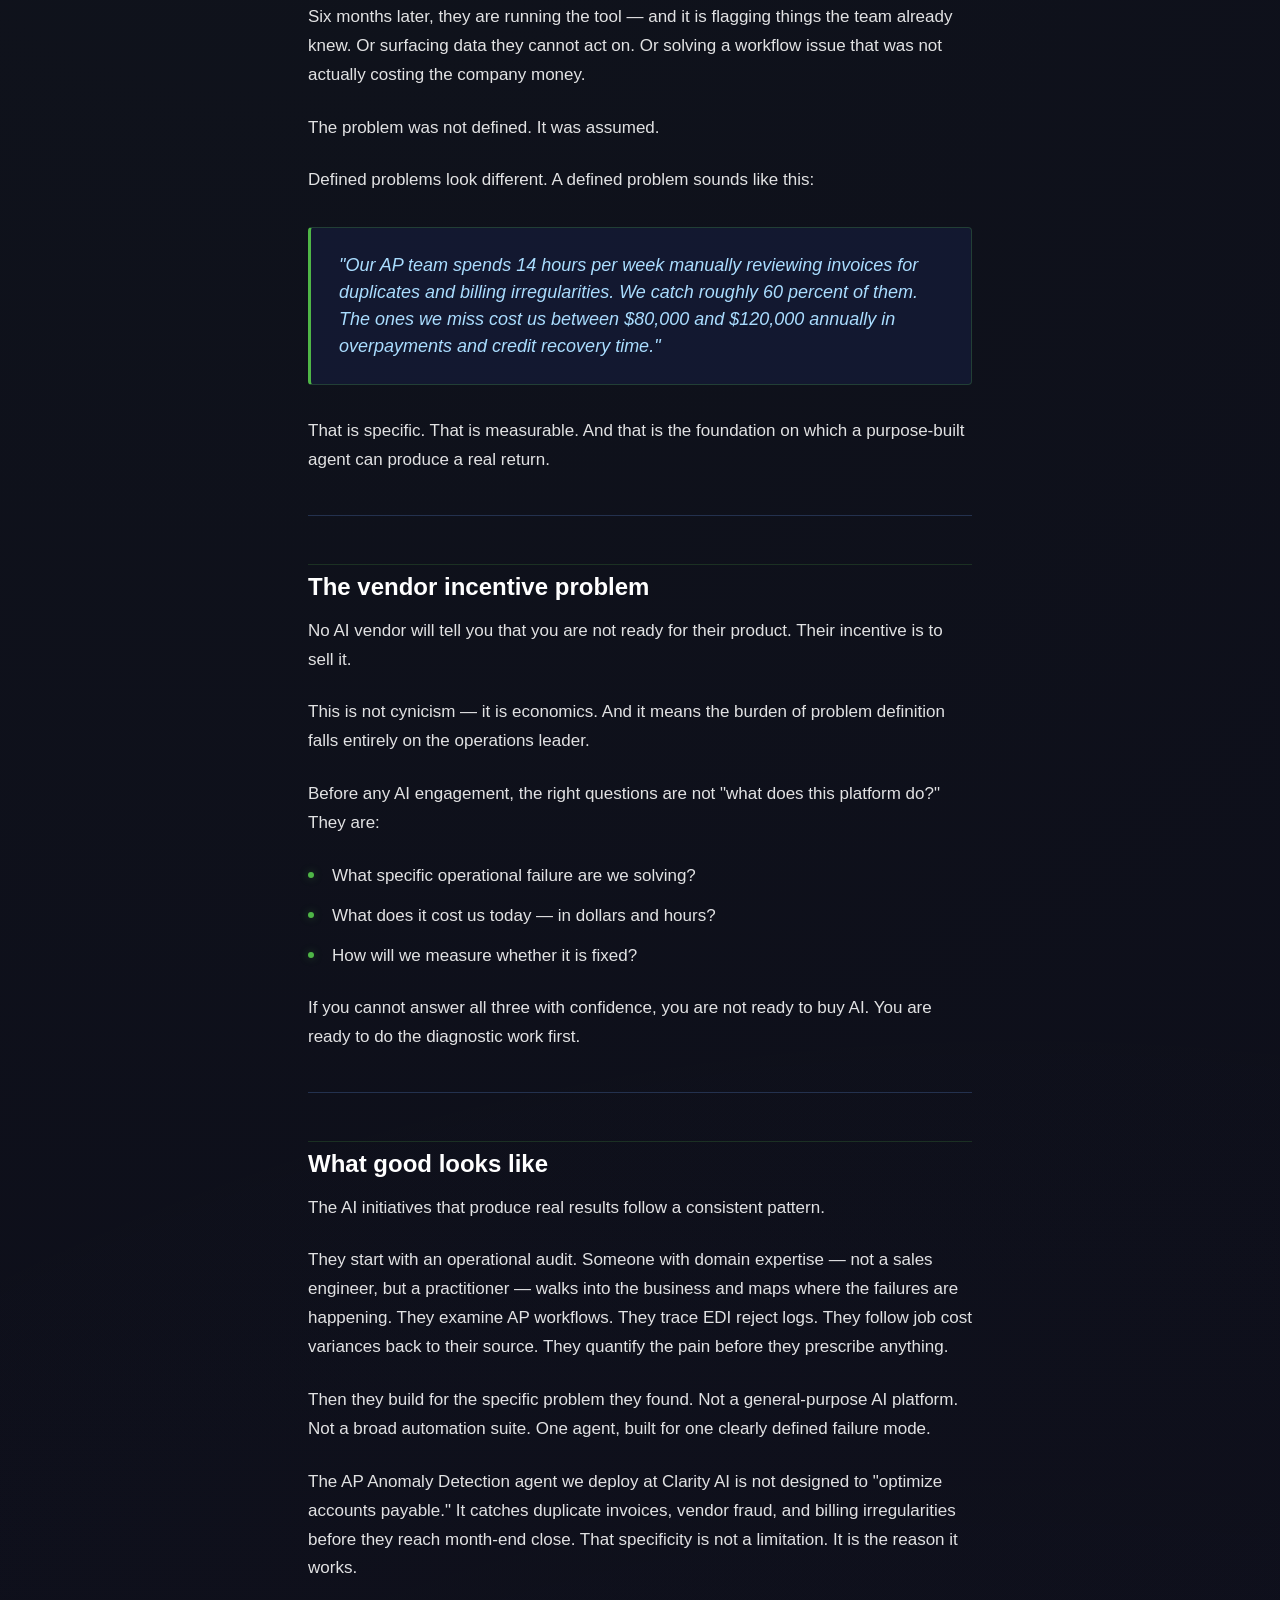
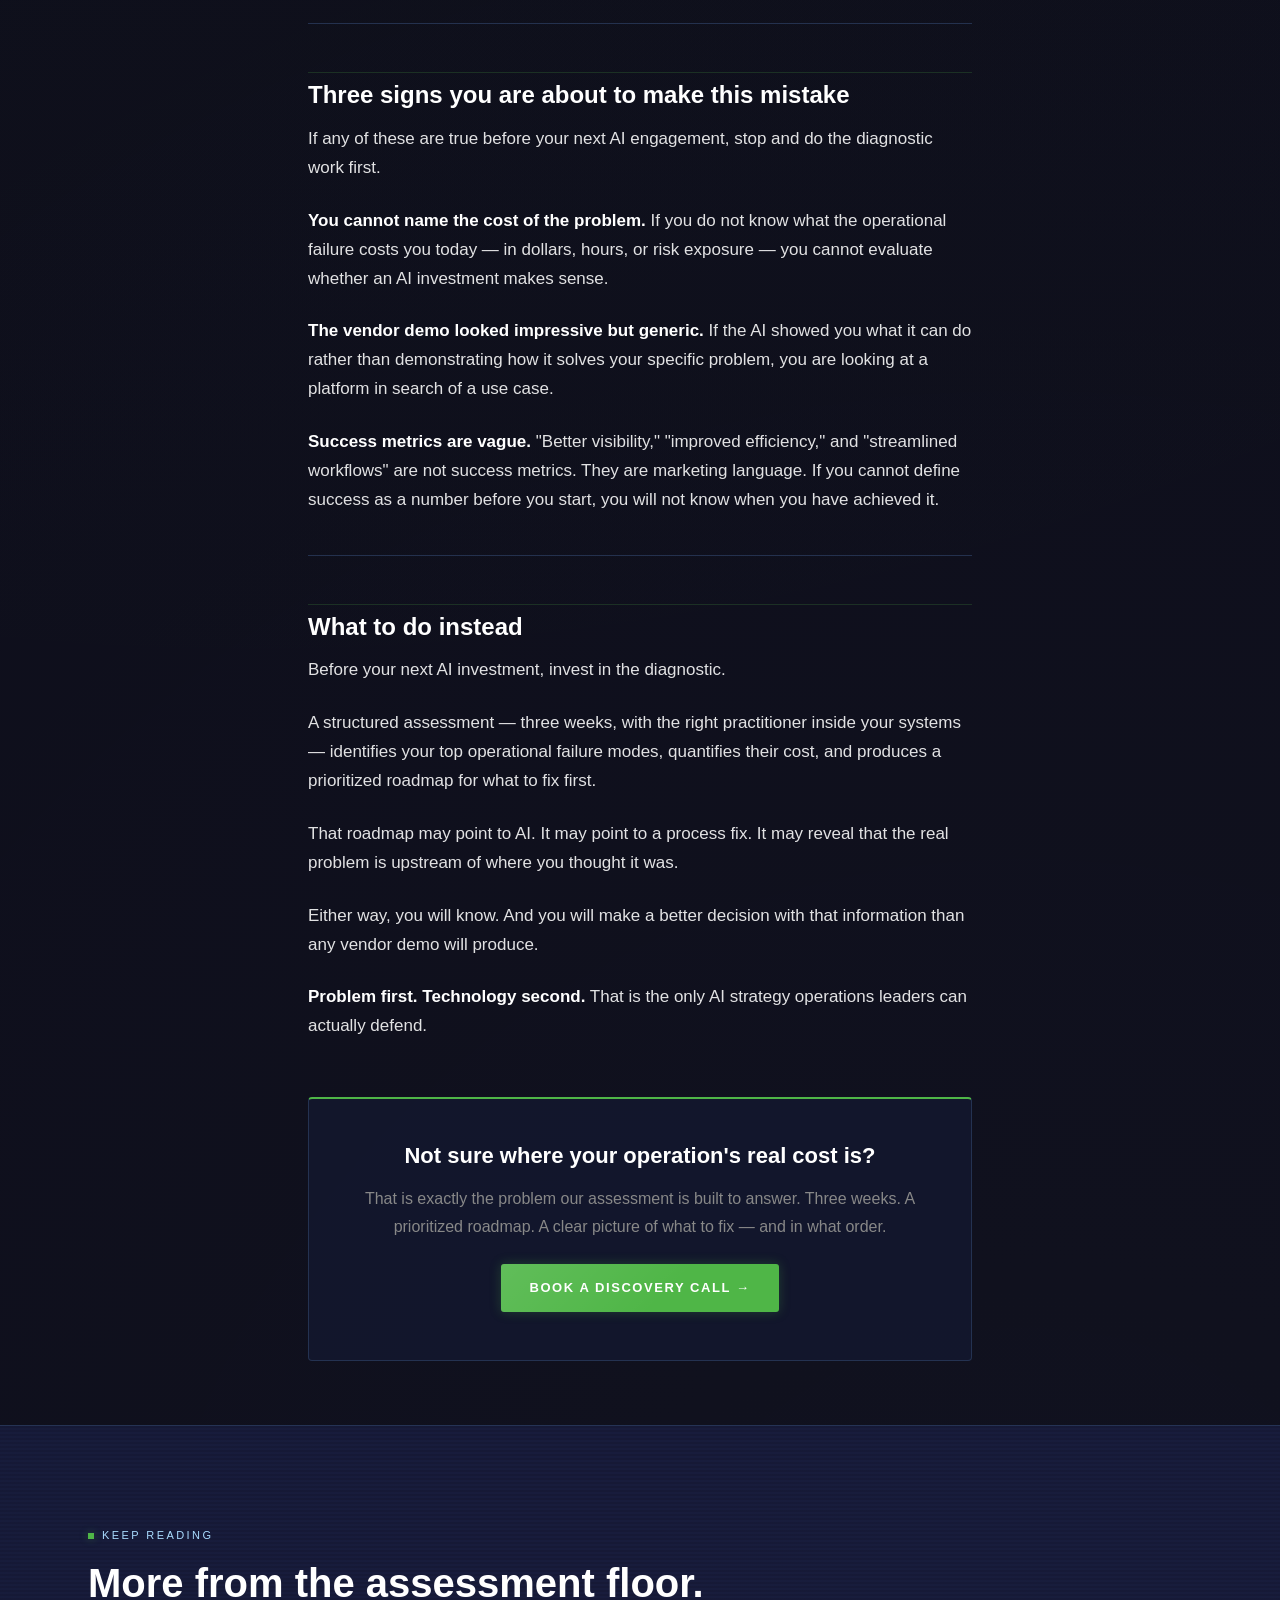
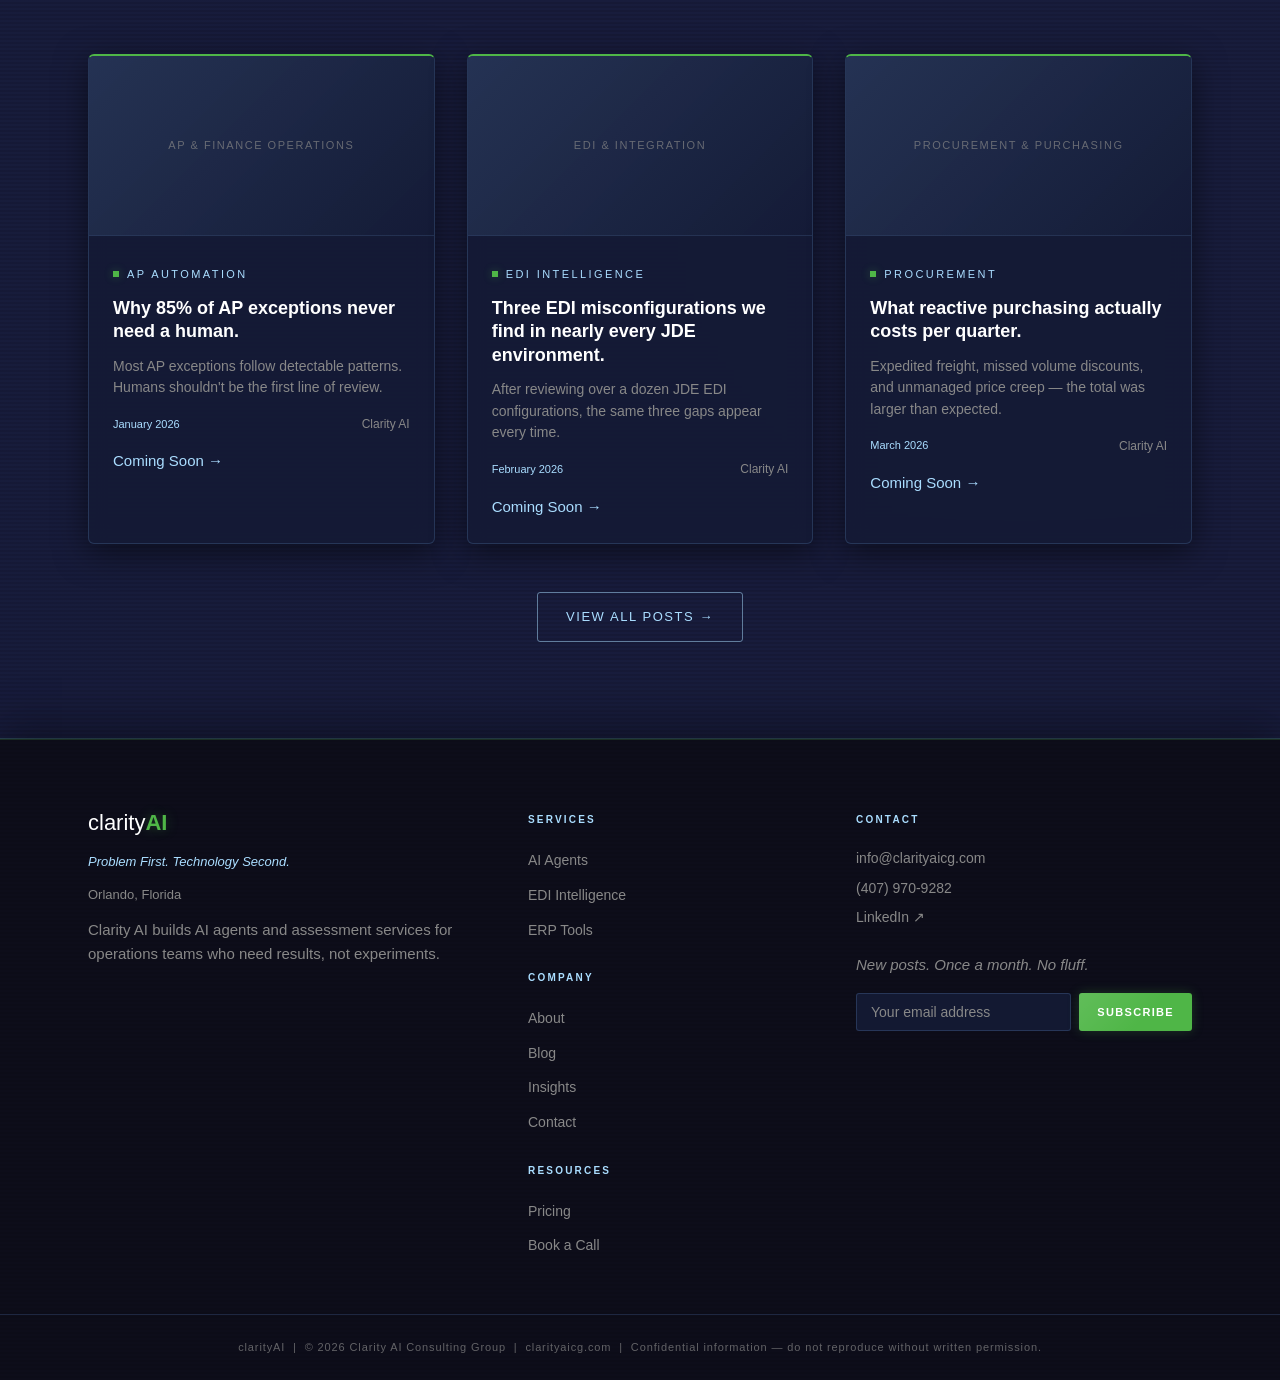
<file: blog-ai-implementation-failures.html>
<!DOCTYPE html>
<html lang="en">
<head>
  <meta charset="UTF-8" />
  <meta name="viewport" content="width=device-width, initial-scale=1.0" />
  <title>The Real Reason Your AI Initiative Will Fail | Clarity AI Blog</title>
  <meta name="description" content="Most AI projects fail before they start — not because of the technology, but because the problem was never defined. Here is what changes the outcome." />
  <meta name="keywords" content="why AI implementations fail, AI project failure, enterprise AI adoption, AI ROI, AI strategy for operations, problem-first AI" />
  <!-- Open Graph -->
  <meta property="og:title" content="The Real Reason Your AI Initiative Will Fail | Clarity AI" />
  <meta property="og:description" content="Most AI projects fail before they start — not because of the technology, but because the problem was never defined." />
  <meta property="og:type" content="article" />
  <meta property="og:url" content="https://clarityaicg.com/blog-ai-implementation-failures" />
  <link rel="canonical" href="https://clarityaicg.com/blog-ai-implementation-failures" />
  <link rel="stylesheet" href="styles.css" />
</head>
<body>

  <a href="#main" class="skip-link">Skip to main content</a>

  <!-- HEADER -->
  <header class="site-header" role="banner">
    <div class="header-inner">
      <a href="index.html" class="wordmark" aria-label="clarityAI — Home">
        <span class="wordmark-text"><span class="clarity">clarity</span><span class="ai-glyph">AI</span></span>
        <span class="wordmark-eyebrow">Empowering Your Data</span>
      </a>
      <nav role="navigation" aria-label="Primary navigation">
        <ul class="nav-links">
          <li><a href="index.html">Home</a></li>
          <li><a href="solutions.html">Solutions</a></li>
          <li><a href="edi-intelligence.html">EDI Intelligence</a></li>
          <li><a href="tools.html">Tools</a></li>
          <li><a href="about.html">About</a></li>
          <li><a href="pricing.html">Pricing</a></li>
          <li><a href="blog.html" aria-current="page">Blog</a></li>
          <li><a href="insights.html">Insights</a></li>
          <li><a href="contact.html">Contact</a></li>
        </ul>
      </nav>
      <a href="contact.html" class="btn-primary nav-cta">Book a Discovery Call</a>
      <button class="hamburger" aria-label="Open navigation menu" aria-expanded="false" onclick="toggleNav(this)">
        <span></span><span></span><span></span>
      </button>
    </div>
    <nav class="mobile-nav" id="mobile-nav" aria-label="Mobile navigation">
      <a href="index.html">Home</a>
      <a href="solutions.html">Solutions</a>
      <a href="edi-intelligence.html">EDI Intelligence</a>
      <a href="tools.html">Tools</a>
      <a href="about.html">About</a>
      <a href="pricing.html">Pricing</a>
      <a href="blog.html">Blog</a>
      <a href="insights.html">Insights</a>
      <a href="contact.html">Contact</a>
      <a href="contact.html" class="btn-primary">Book a Discovery Call</a>
    </nav>
  </header>

  <!-- MAIN -->
  <main id="main">

    <!-- Post Hero -->
    <section class="post-hero" aria-labelledby="post-heading">
      <div class="container">
        <p class="post-breadcrumb"><a href="blog.html">← Blog</a> &nbsp;/&nbsp; AI Strategy</p>
        <span class="post-meta">
          <span class="post-category">AI Strategy</span>
          <span class="post-date">April 21, 2026</span>
          <span class="post-read-time">5 min read</span>
        </span>
        <h1 id="post-heading">The real reason your AI initiative will fail.</h1>
        <p class="post-deck">Most AI projects don't fail because of the technology. They fail because the problem was never clearly defined.</p>
      </div>
    </section>

    <!-- Post Body -->
    <article>
      <div class="post-body">

        <p class="post-intro">Here is what we see regularly. A mid-market company invests six figures in an AI platform. The vendor promises automation, efficiency, visibility. Six months later, the system is live. The outcomes are not.</p>

        <p>The AI worked exactly as designed. The design was wrong.</p>

        <p>That is the real AI implementation failure — and it is far more common than any vendor will tell you.</p>

        <hr />

        <h2>The number that should stop you</h2>

        <p>Studies consistently show that 70 to 85 percent of AI and data projects fail to deliver their intended business value. Gartner has cited this figure in various forms for years. McKinsey's research tells a similar story.</p>

        <p>But that is not the number operations leaders should focus on.</p>

        <div class="post-callout">
          <p>Most of those failures happen before a single line of code is written. They happen in the discovery phase — or more accurately, in the absence of one.</p>
        </div>

        <hr />

        <h2>What "problem first" actually means</h2>

        <p>The phrase sounds obvious. Of course you define the problem before you build the solution. Every project team says that.</p>

        <p>But here is what actually happens. A VP of Operations sits in a vendor demo. The AI looks impressive. It processes invoices. It flags anomalies. It surfaces trends across the business. The team leaves excited and signs the contract.</p>

        <p>Six months later, they are running the tool — and it is flagging things the team already knew. Or surfacing data they cannot act on. Or solving a workflow issue that was not actually costing the company money.</p>

        <p>The problem was not defined. It was assumed.</p>

        <p>Defined problems look different. A defined problem sounds like this:</p>

        <div class="post-callout">
          <p>"Our AP team spends 14 hours per week manually reviewing invoices for duplicates and billing irregularities. We catch roughly 60 percent of them. The ones we miss cost us between $80,000 and $120,000 annually in overpayments and credit recovery time."</p>
        </div>

        <p>That is specific. That is measurable. And that is the foundation on which a purpose-built agent can produce a real return.</p>

        <hr />

        <h2>The vendor incentive problem</h2>

        <p>No AI vendor will tell you that you are not ready for their product. Their incentive is to sell it.</p>

        <p>This is not cynicism — it is economics. And it means the burden of problem definition falls entirely on the operations leader.</p>

        <p>Before any AI engagement, the right questions are not "what does this platform do?" They are:</p>

        <ul>
          <li>What specific operational failure are we solving?</li>
          <li>What does it cost us today — in dollars and hours?</li>
          <li>How will we measure whether it is fixed?</li>
        </ul>

        <p>If you cannot answer all three with confidence, you are not ready to buy AI. You are ready to do the diagnostic work first.</p>

        <hr />

        <h2>What good looks like</h2>

        <p>The AI initiatives that produce real results follow a consistent pattern.</p>

        <p>They start with an operational audit. Someone with domain expertise — not a sales engineer, but a practitioner — walks into the business and maps where the failures are happening. They examine AP workflows. They trace EDI reject logs. They follow job cost variances back to their source. They quantify the pain before they prescribe anything.</p>

        <p>Then they build for the specific problem they found. Not a general-purpose AI platform. Not a broad automation suite. One agent, built for one clearly defined failure mode.</p>

        <p>The AP Anomaly Detection agent we deploy at Clarity AI is not designed to "optimize accounts payable." It catches duplicate invoices, vendor fraud, and billing irregularities before they reach month-end close. That specificity is not a limitation. It is the reason it works.</p>

        <hr />

        <h2>Three signs you are about to make this mistake</h2>

        <p>If any of these are true before your next AI engagement, stop and do the diagnostic work first.</p>

        <p><strong>You cannot name the cost of the problem.</strong> If you do not know what the operational failure costs you today — in dollars, hours, or risk exposure — you cannot evaluate whether an AI investment makes sense.</p>

        <p><strong>The vendor demo looked impressive but generic.</strong> If the AI showed you what it can do rather than demonstrating how it solves your specific problem, you are looking at a platform in search of a use case.</p>

        <p><strong>Success metrics are vague.</strong> "Better visibility," "improved efficiency," and "streamlined workflows" are not success metrics. They are marketing language. If you cannot define success as a number before you start, you will not know when you have achieved it.</p>

        <hr />

        <h2>What to do instead</h2>

        <p>Before your next AI investment, invest in the diagnostic.</p>

        <p>A structured assessment — three weeks, with the right practitioner inside your systems — identifies your top operational failure modes, quantifies their cost, and produces a prioritized roadmap for what to fix first.</p>

        <p>That roadmap may point to AI. It may point to a process fix. It may reveal that the real problem is upstream of where you thought it was.</p>

        <p>Either way, you will know. And you will make a better decision with that information than any vendor demo will produce.</p>

        <p><strong>Problem first. Technology second.</strong> That is the only AI strategy operations leaders can actually defend.</p>

        <!-- Post CTA -->
        <div class="post-cta">
          <h3>Not sure where your operation's real cost is?</h3>
          <p>That is exactly the problem our assessment is built to answer. Three weeks. A prioritized roadmap. A clear picture of what to fix — and in what order.</p>
          <a href="contact.html" class="btn-primary">Book a Discovery Call →</a>
        </div>

      </div>
    </article>

    <!-- Related posts -->
    <section class="section-alt" aria-labelledby="related-heading">
      <div class="container">
        <span class="eyebrow fade-up">Keep Reading</span>
        <h2 id="related-heading" class="fade-up">More from the assessment floor.</h2>

        <div class="blog-grid mt-48">

          <article class="blog-card fade-up">
            <div class="blog-img-placeholder" role="img" aria-label="AP &amp; Finance Operations">AP &amp; Finance Operations</div>
            <div class="blog-card-body">
              <span class="eyebrow" style="margin-bottom:6px;">AP Automation</span>
              <h3>Why 85% of AP exceptions never need a human.</h3>
              <p>Most AP exceptions follow detectable patterns. Humans shouldn't be the first line of review.</p>
              <div class="blog-meta">
                <span class="date">January 2026</span>
                <span class="author">Clarity AI</span>
              </div>
              <a href="contact.html" class="accent-link mt-16">Coming Soon →</a>
            </div>
          </article>

          <article class="blog-card fade-up">
            <div class="blog-img-placeholder" role="img" aria-label="EDI &amp; Integration">EDI &amp; Integration</div>
            <div class="blog-card-body">
              <span class="eyebrow" style="margin-bottom:6px;">EDI Intelligence</span>
              <h3>Three EDI misconfigurations we find in nearly every JDE environment.</h3>
              <p>After reviewing over a dozen JDE EDI configurations, the same three gaps appear every time.</p>
              <div class="blog-meta">
                <span class="date">February 2026</span>
                <span class="author">Clarity AI</span>
              </div>
              <a href="contact.html" class="accent-link mt-16">Coming Soon →</a>
            </div>
          </article>

          <article class="blog-card fade-up">
            <div class="blog-img-placeholder" role="img" aria-label="Procurement &amp; Purchasing">Procurement &amp; Purchasing</div>
            <div class="blog-card-body">
              <span class="eyebrow" style="margin-bottom:6px;">Procurement</span>
              <h3>What reactive purchasing actually costs per quarter.</h3>
              <p>Expedited freight, missed volume discounts, and unmanaged price creep — the total was larger than expected.</p>
              <div class="blog-meta">
                <span class="date">March 2026</span>
                <span class="author">Clarity AI</span>
              </div>
              <a href="contact.html" class="accent-link mt-16">Coming Soon →</a>
            </div>
          </article>

        </div>

        <div class="text-center mt-48">
          <a href="blog.html" class="btn-secondary">View All Posts →</a>
        </div>
      </div>
    </section>

  </main>

  <!-- FOOTER -->
  <footer class="site-footer" role="contentinfo">
    <div class="footer-grid">
      <div class="footer-col">
        <a href="index.html" class="wordmark" style="text-decoration:none; display:inline-flex; flex-direction:column; margin-bottom:12px;">
          <span class="wordmark-text"><span class="clarity">clarity</span><span class="ai-glyph">AI</span></span>
        </a>
        <p class="tagline">Problem First. Technology Second.</p>
        <p class="location">Orlando, Florida</p>
        <p>Clarity AI builds AI agents and assessment services for operations teams who need results, not experiments.</p>
      </div>
      <div class="footer-col">
        <h4>Services</h4>
        <ul class="footer-links">
          <li><a href="solutions.html">AI Agents</a></li>
          <li><a href="edi-intelligence.html">EDI Intelligence</a></li>
          <li><a href="tools.html">ERP Tools</a></li>
        </ul>
        <h4 style="margin-top:28px;">Company</h4>
        <ul class="footer-links">
          <li><a href="about.html">About</a></li>
          <li><a href="blog.html">Blog</a></li>
          <li><a href="insights.html">Insights</a></li>
          <li><a href="contact.html">Contact</a></li>
        </ul>
        <h4 style="margin-top:28px;">Resources</h4>
        <ul class="footer-links">
          <li><a href="pricing.html">Pricing</a></li>
          <li><a href="contact.html">Book a Call</a></li>
        </ul>
      </div>
      <div class="footer-col">
        <h4>Contact</h4>
        <div class="footer-contact">
          <a href="mailto:info@clarityaicg.com">info@clarityaicg.com</a>
          <a href="tel:+14079709282">(407) 970-9282</a>
          <a href="https://linkedin.com/company/clarityaicg" target="_blank" rel="noopener noreferrer">LinkedIn ↗</a>
        </div>
        <p class="newsletter-label" style="margin-top:24px;">New posts. Once a month. No fluff.</p>
        <form class="newsletter-form" onsubmit="return false;" aria-label="Newsletter signup">
          <label for="nl-email-post" style="position:absolute;width:1px;height:1px;overflow:hidden;">Email</label>
          <input type="email" id="nl-email-post" placeholder="Your email address" autocomplete="email" />
          <button type="submit" class="btn-primary">Subscribe</button>
        </form>
      </div>
    </div>
    <div class="footer-bottom">
      clarityAI &nbsp;|&nbsp; © 2026 Clarity AI Consulting Group &nbsp;|&nbsp; clarityaicg.com &nbsp;|&nbsp; Confidential information — do not reproduce without written permission.
    </div>
  </footer>

  <script>
    function toggleNav(btn) {
      const nav = document.getElementById('mobile-nav');
      const open = nav.classList.toggle('open');
      btn.setAttribute('aria-expanded', open);
    }
    const fadeEls = document.querySelectorAll('.fade-up');
    if ('IntersectionObserver' in window) {
      const observer = new IntersectionObserver((entries) => {
        entries.forEach(e => { if (e.isIntersecting) { e.target.classList.add('visible'); observer.unobserve(e.target); } });
      }, { threshold: 0.1 });
      fadeEls.forEach(el => observer.observe(el));
    } else { fadeEls.forEach(el => el.classList.add('visible')); }
  </script>
</body>
</html>
</file>
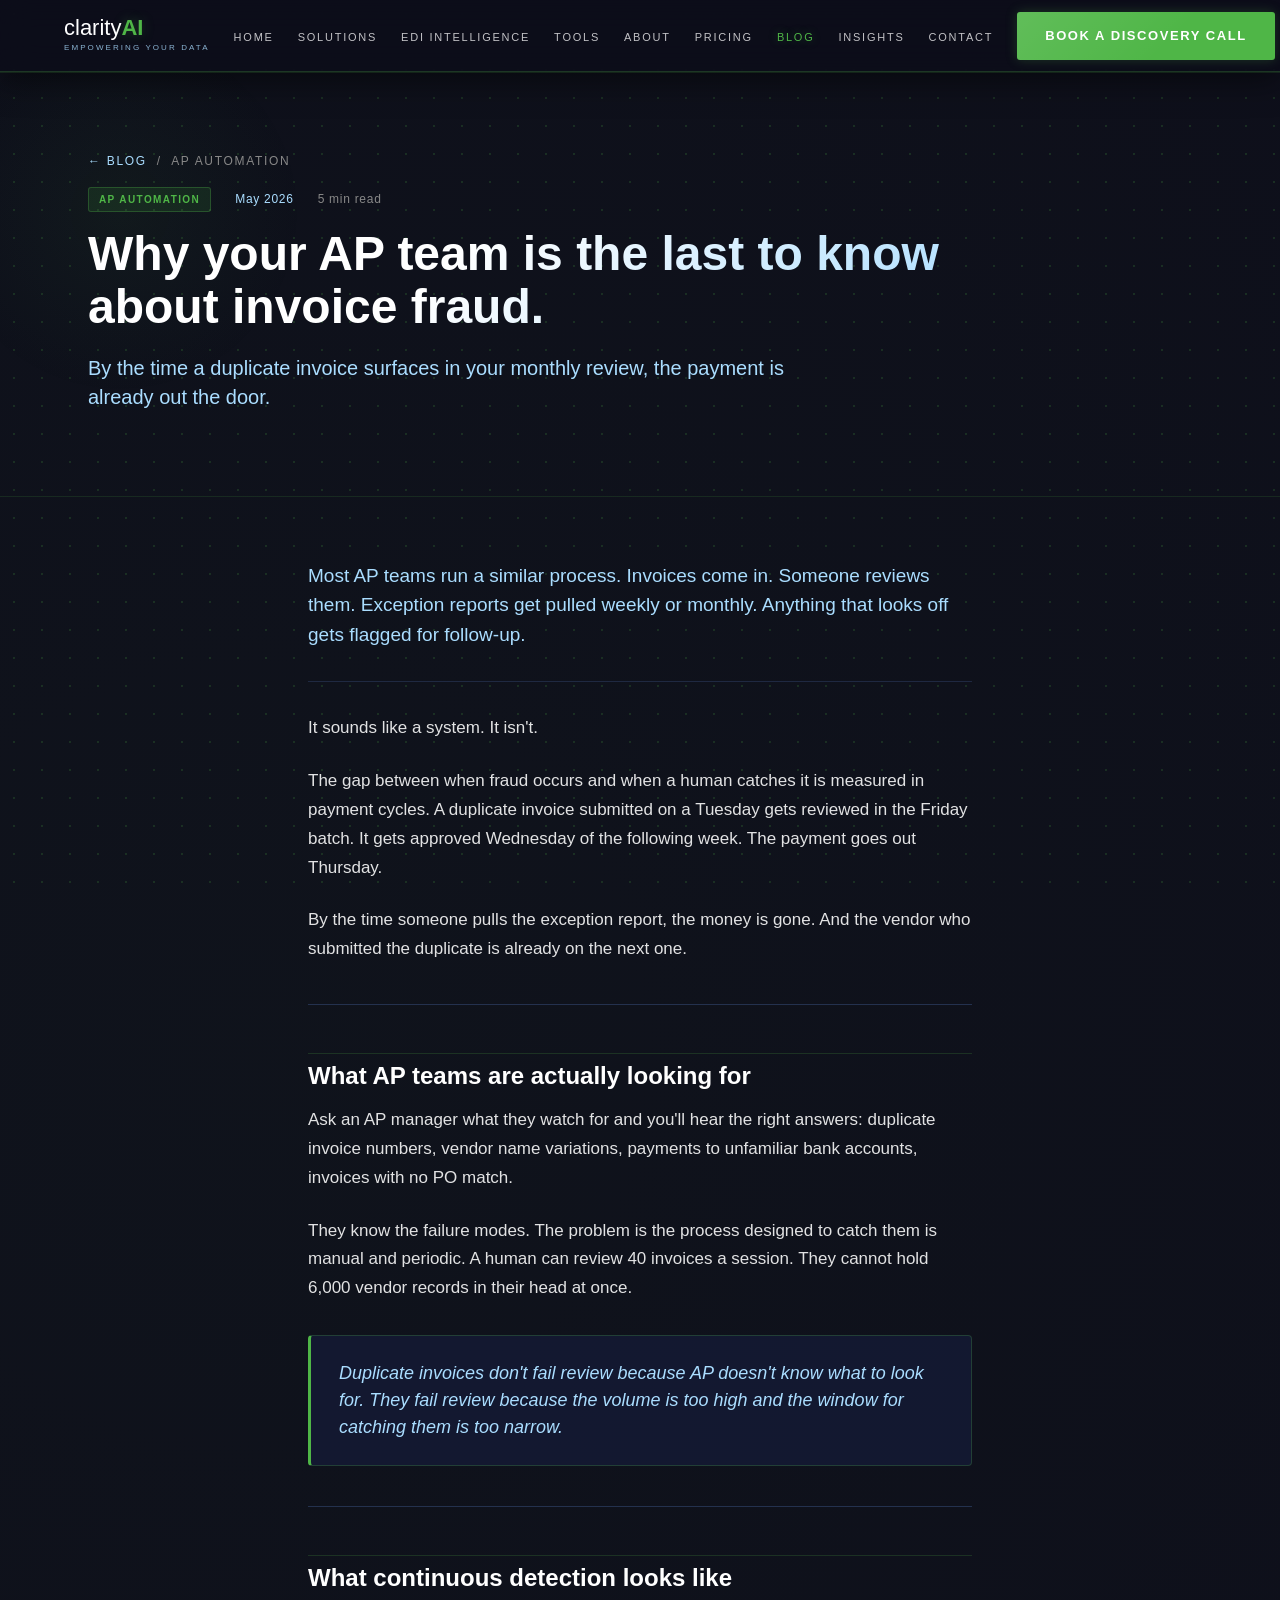
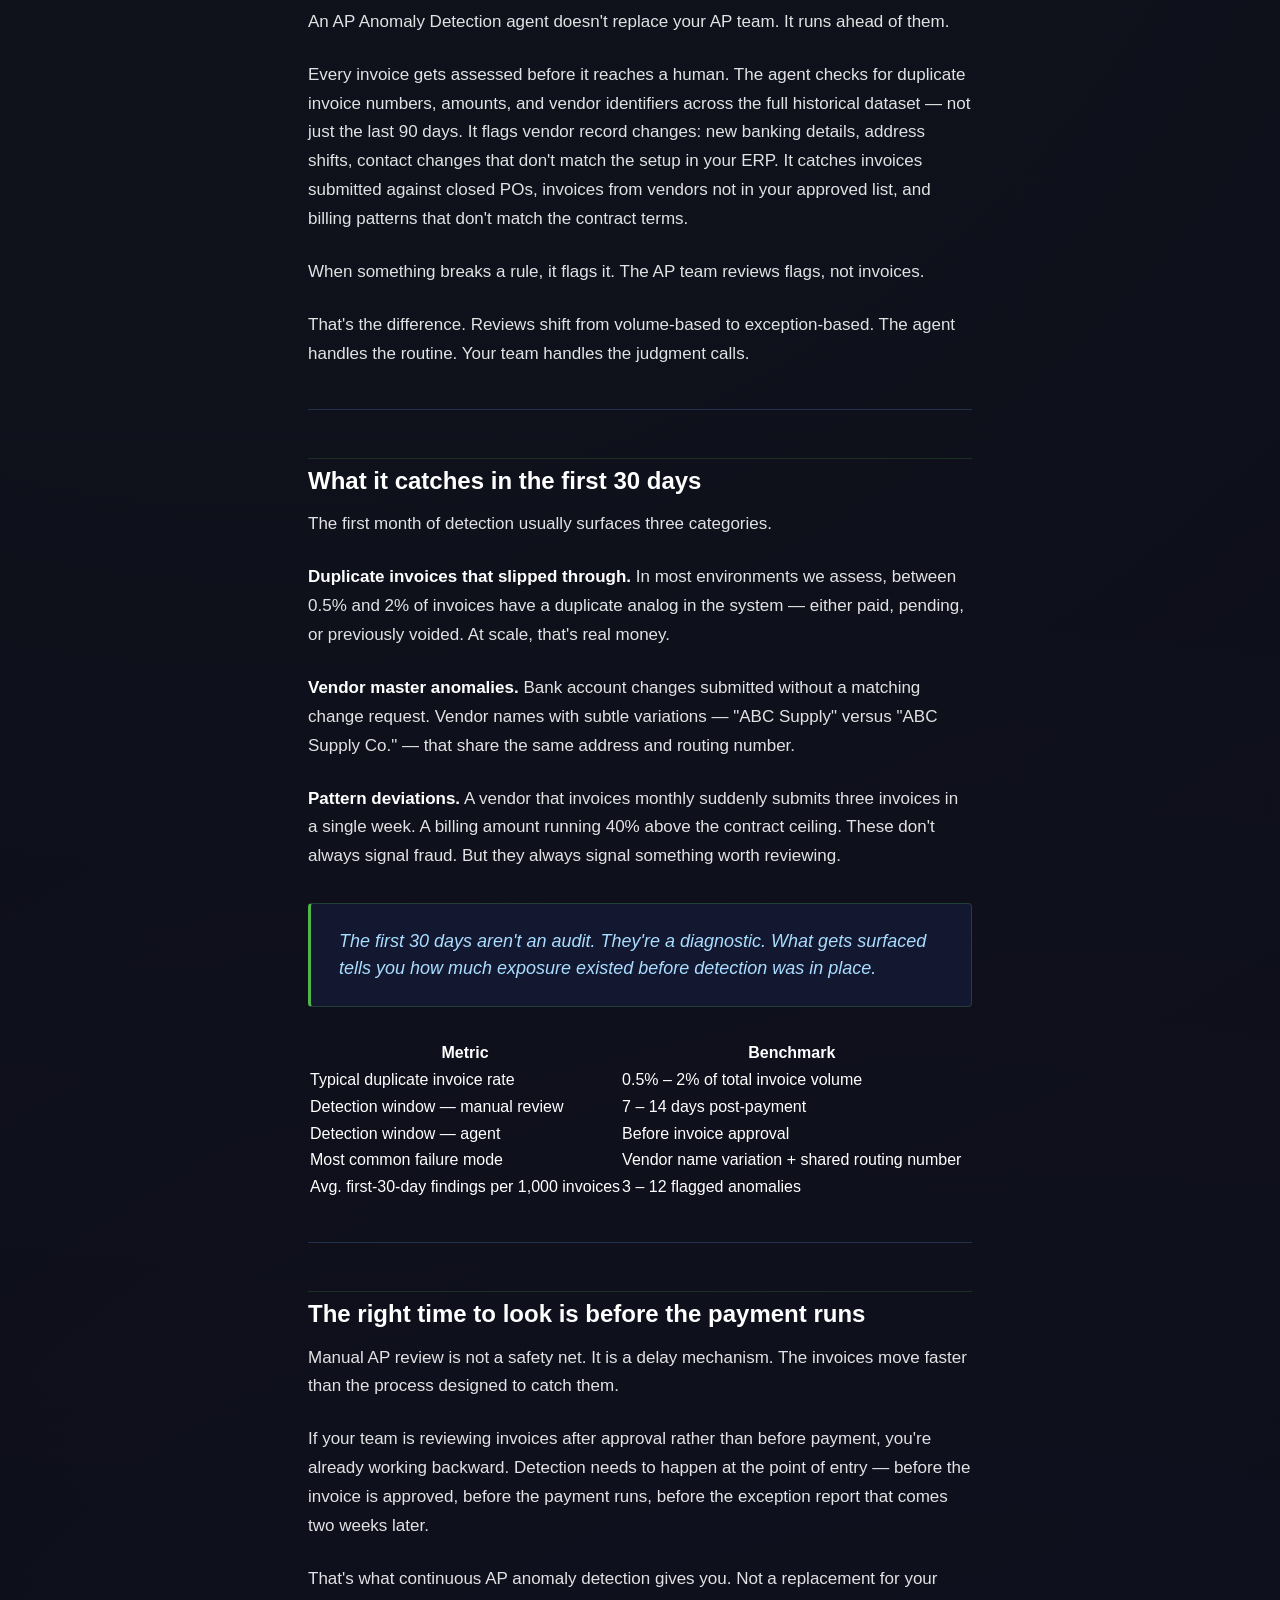
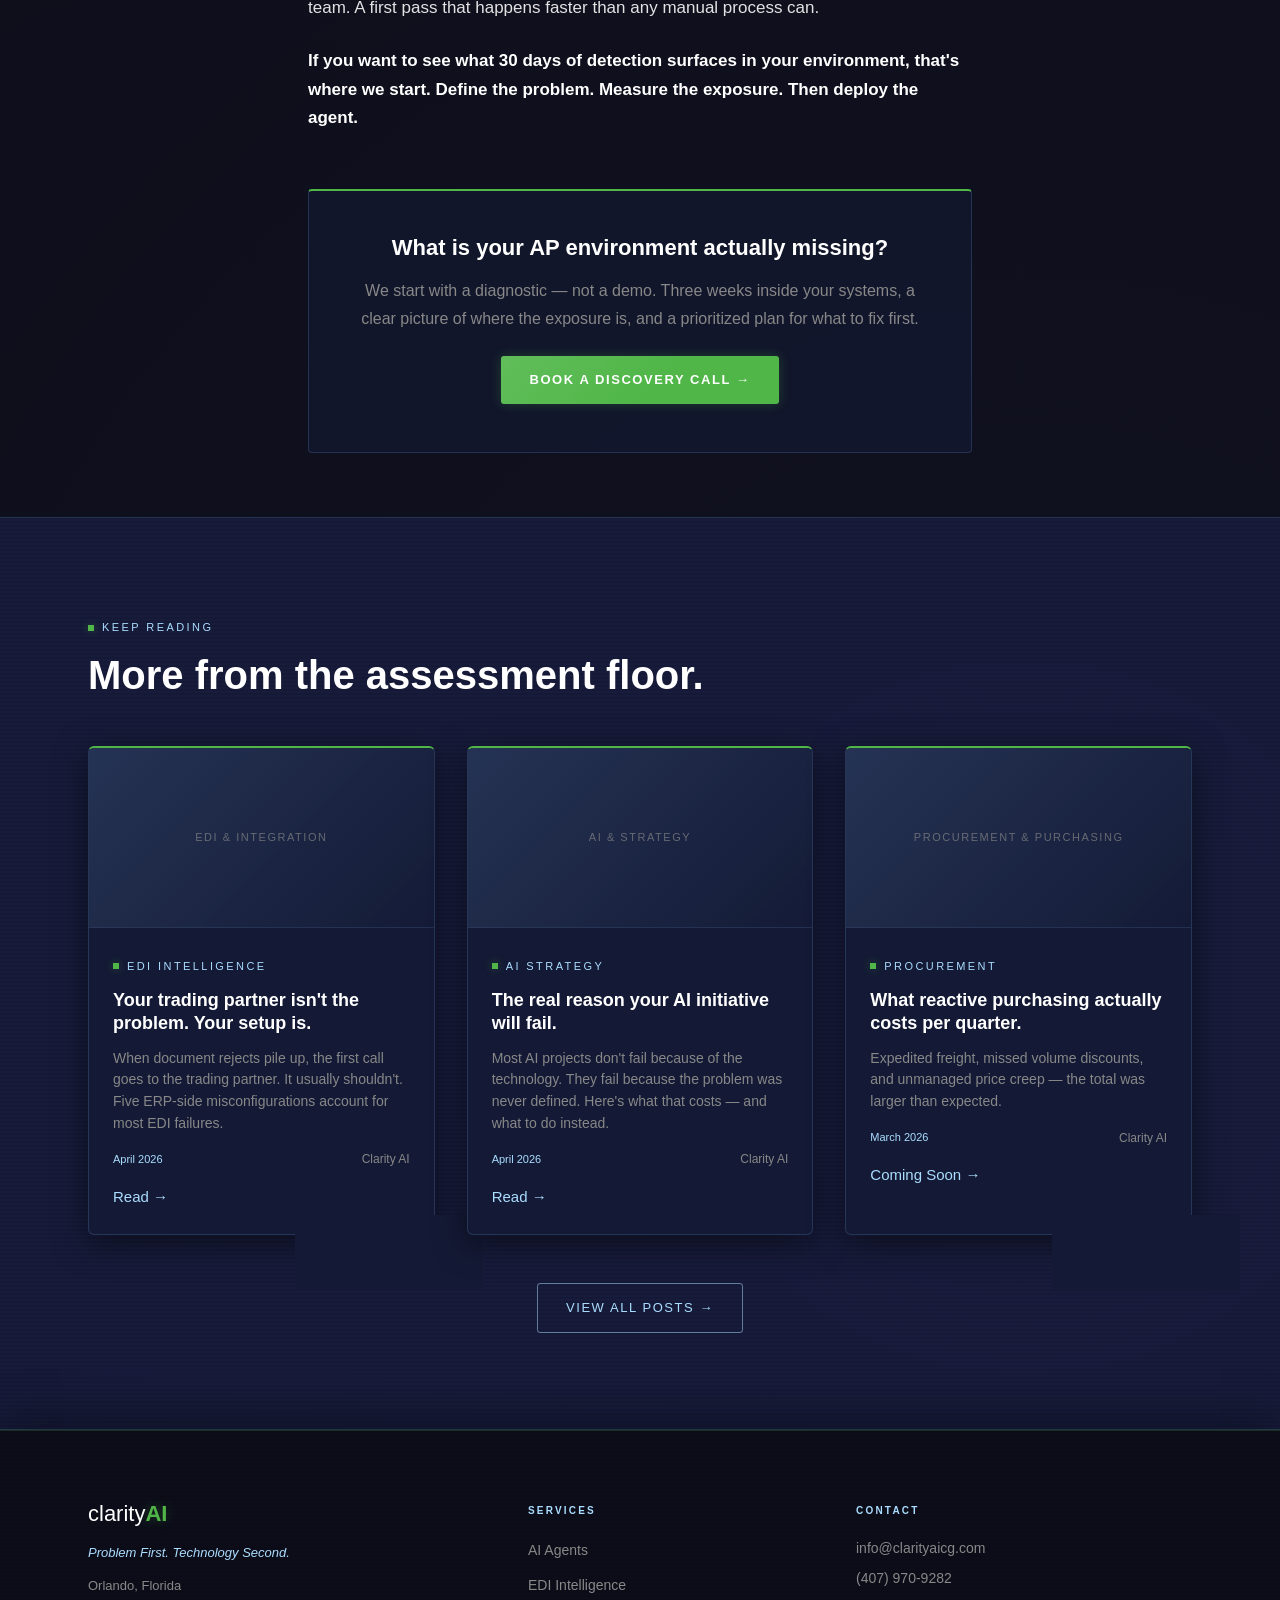
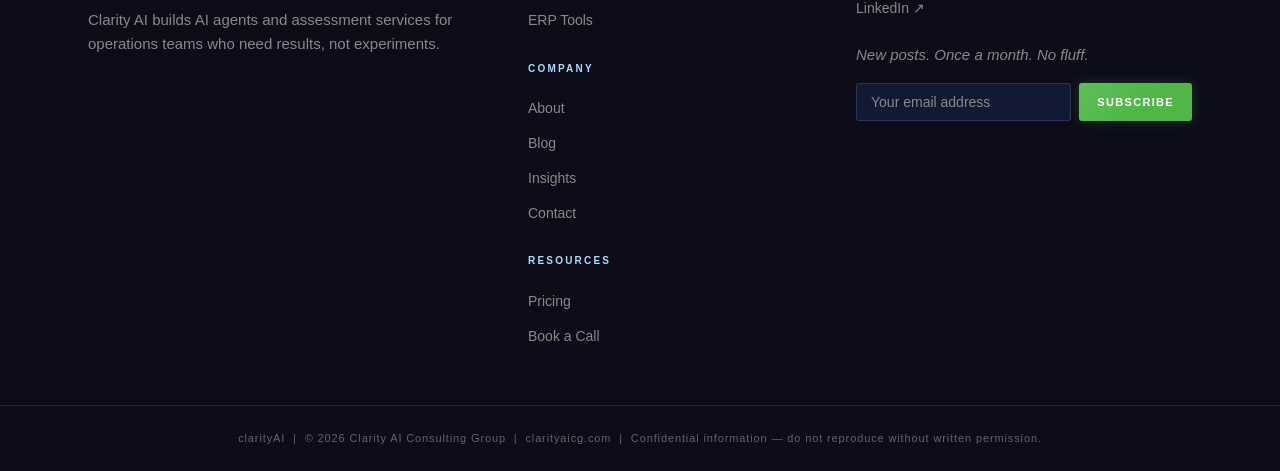
<file: blog-ap-fraud-detection.html>
<!DOCTYPE html>
<html lang="en">
<head>
  <meta charset="UTF-8" />
  <meta name="viewport" content="width=device-width, initial-scale=1.0" />
  <title>Why Your AP Team Is the Last to Know About Invoice Fraud | Clarity AI Blog</title>
  <meta name="description" content="By the time a duplicate invoice surfaces in your monthly AP review, the payment is already out the door. Here is what continuous detection catches — and when." />
  <meta name="keywords" content="AP fraud detection, invoice fraud, duplicate invoices, accounts payable anomaly detection, AP automation, vendor fraud, invoice anomaly agent" />
  <!-- Open Graph -->
  <meta property="og:title" content="Why Your AP Team Is the Last to Know About Invoice Fraud | Clarity AI" />
  <meta property="og:description" content="By the time a duplicate invoice surfaces in your monthly review, the payment is already out the door." />
  <meta property="og:type" content="article" />
  <meta property="og:url" content="https://clarityaicg.com/blog-ap-fraud-detection" />
  <link rel="canonical" href="https://clarityaicg.com/blog-ap-fraud-detection" />
  <link rel="stylesheet" href="styles.css" />
</head>
<body>

  <a href="#main" class="skip-link">Skip to main content</a>

  <!-- HEADER -->
  <header class="site-header" role="banner">
    <div class="header-inner">
      <a href="index.html" class="wordmark" aria-label="clarityAI — Home">
        <span class="wordmark-text"><span class="clarity">clarity</span><span class="ai-glyph">AI</span></span>
        <span class="wordmark-eyebrow">Empowering Your Data</span>
      </a>
      <nav role="navigation" aria-label="Primary navigation">
        <ul class="nav-links">
          <li><a href="index.html">Home</a></li>
          <li><a href="solutions.html">Solutions</a></li>
          <li><a href="edi-intelligence.html">EDI Intelligence</a></li>
          <li><a href="tools.html">Tools</a></li>
          <li><a href="about.html">About</a></li>
          <li><a href="pricing.html">Pricing</a></li>
          <li><a href="blog.html" aria-current="page">Blog</a></li>
          <li><a href="insights.html">Insights</a></li>
          <li><a href="contact.html">Contact</a></li>
        </ul>
      </nav>
      <a href="contact.html" class="btn-primary nav-cta">Book a Discovery Call</a>
      <button class="hamburger" aria-label="Open navigation menu" aria-expanded="false" onclick="toggleNav(this)">
        <span></span><span></span><span></span>
      </button>
    </div>
    <nav class="mobile-nav" id="mobile-nav" aria-label="Mobile navigation">
      <a href="index.html">Home</a>
      <a href="solutions.html">Solutions</a>
      <a href="edi-intelligence.html">EDI Intelligence</a>
      <a href="tools.html">Tools</a>
      <a href="about.html">About</a>
      <a href="pricing.html">Pricing</a>
      <a href="blog.html">Blog</a>
      <a href="insights.html">Insights</a>
      <a href="contact.html">Contact</a>
      <a href="contact.html" class="btn-primary">Book a Discovery Call</a>
    </nav>
  </header>

  <!-- MAIN -->
  <main id="main">

    <!-- Post Hero -->
    <section class="post-hero" aria-labelledby="post-heading">
      <div class="container">
        <p class="post-breadcrumb"><a href="blog.html">← Blog</a> &nbsp;/&nbsp; AP Automation</p>
        <span class="post-meta">
          <span class="post-category">AP Automation</span>
          <span class="post-date">May 2026</span>
          <span class="post-read-time">5 min read</span>
        </span>
        <h1 id="post-heading">Why your AP team is the last to know about invoice fraud.</h1>
        <p class="post-deck">By the time a duplicate invoice surfaces in your monthly review, the payment is already out the door.</p>
      </div>
    </section>

    <!-- Post Body -->
    <article>
      <div class="post-body">

        <p class="post-intro">Most AP teams run a similar process. Invoices come in. Someone reviews them. Exception reports get pulled weekly or monthly. Anything that looks off gets flagged for follow-up.</p>

        <p>It sounds like a system. It isn't.</p>

        <p>The gap between when fraud occurs and when a human catches it is measured in payment cycles. A duplicate invoice submitted on a Tuesday gets reviewed in the Friday batch. It gets approved Wednesday of the following week. The payment goes out Thursday.</p>

        <p>By the time someone pulls the exception report, the money is gone. And the vendor who submitted the duplicate is already on the next one.</p>

        <hr />

        <h2>What AP teams are actually looking for</h2>

        <p>Ask an AP manager what they watch for and you'll hear the right answers: duplicate invoice numbers, vendor name variations, payments to unfamiliar bank accounts, invoices with no PO match.</p>

        <p>They know the failure modes. The problem is the process designed to catch them is manual and periodic. A human can review 40 invoices a session. They cannot hold 6,000 vendor records in their head at once.</p>

        <div class="post-callout">
          <p>Duplicate invoices don't fail review because AP doesn't know what to look for. They fail review because the volume is too high and the window for catching them is too narrow.</p>
        </div>

        <hr />

        <h2>What continuous detection looks like</h2>

        <p>An AP Anomaly Detection agent doesn't replace your AP team. It runs ahead of them.</p>

        <p>Every invoice gets assessed before it reaches a human. The agent checks for duplicate invoice numbers, amounts, and vendor identifiers across the full historical dataset — not just the last 90 days. It flags vendor record changes: new banking details, address shifts, contact changes that don't match the setup in your ERP. It catches invoices submitted against closed POs, invoices from vendors not in your approved list, and billing patterns that don't match the contract terms.</p>

        <p>When something breaks a rule, it flags it. The AP team reviews flags, not invoices.</p>

        <p>That's the difference. Reviews shift from volume-based to exception-based. The agent handles the routine. Your team handles the judgment calls.</p>

        <hr />

        <h2>What it catches in the first 30 days</h2>

        <p>The first month of detection usually surfaces three categories.</p>

        <p><strong>Duplicate invoices that slipped through.</strong> In most environments we assess, between 0.5% and 2% of invoices have a duplicate analog in the system — either paid, pending, or previously voided. At scale, that's real money.</p>

        <p><strong>Vendor master anomalies.</strong> Bank account changes submitted without a matching change request. Vendor names with subtle variations — "ABC Supply" versus "ABC Supply Co." — that share the same address and routing number.</p>

        <p><strong>Pattern deviations.</strong> A vendor that invoices monthly suddenly submits three invoices in a single week. A billing amount running 40% above the contract ceiling. These don't always signal fraud. But they always signal something worth reviewing.</p>

        <div class="post-callout">
          <p>The first 30 days aren't an audit. They're a diagnostic. What gets surfaced tells you how much exposure existed before detection was in place.</p>
        </div>

        <!-- Data callout table -->
        <table class="post-data-table" aria-label="AP anomaly detection benchmarks">
          <thead>
            <tr>
              <th scope="col">Metric</th>
              <th scope="col">Benchmark</th>
            </tr>
          </thead>
          <tbody>
            <tr>
              <td>Typical duplicate invoice rate</td>
              <td>0.5% – 2% of total invoice volume</td>
            </tr>
            <tr>
              <td>Detection window — manual review</td>
              <td>7 – 14 days post-payment</td>
            </tr>
            <tr>
              <td>Detection window — agent</td>
              <td>Before invoice approval</td>
            </tr>
            <tr>
              <td>Most common failure mode</td>
              <td>Vendor name variation + shared routing number</td>
            </tr>
            <tr>
              <td>Avg. first-30-day findings per 1,000 invoices</td>
              <td>3 – 12 flagged anomalies</td>
            </tr>
          </tbody>
        </table>

        <hr />

        <h2>The right time to look is before the payment runs</h2>

        <p>Manual AP review is not a safety net. It is a delay mechanism. The invoices move faster than the process designed to catch them.</p>

        <p>If your team is reviewing invoices after approval rather than before payment, you're already working backward. Detection needs to happen at the point of entry — before the invoice is approved, before the payment runs, before the exception report that comes two weeks later.</p>

        <p>That's what continuous AP anomaly detection gives you. Not a replacement for your team. A first pass that happens faster than any manual process can.</p>

        <p><strong>If you want to see what 30 days of detection surfaces in your environment, that's where we start. Define the problem. Measure the exposure. Then deploy the agent.</strong></p>

        <!-- Post CTA -->
        <div class="post-cta">
          <h3>What is your AP environment actually missing?</h3>
          <p>We start with a diagnostic — not a demo. Three weeks inside your systems, a clear picture of where the exposure is, and a prioritized plan for what to fix first.</p>
          <a href="contact.html" class="btn-primary">Book a Discovery Call →</a>
        </div>

      </div>
    </article>

    <!-- Related posts -->
    <section class="section-alt" aria-labelledby="related-heading">
      <div class="container">
        <span class="eyebrow fade-up">Keep Reading</span>
        <h2 id="related-heading" class="fade-up">More from the assessment floor.</h2>

        <div class="blog-grid mt-48">

          <article class="blog-card fade-up">
            <div class="blog-img-placeholder" role="img" aria-label="EDI &amp; Integration">EDI &amp; Integration</div>
            <div class="blog-card-body">
              <span class="eyebrow" style="margin-bottom:6px;">EDI Intelligence</span>
              <h3>Your trading partner isn't the problem. Your setup is.</h3>
              <p>When document rejects pile up, the first call goes to the trading partner. It usually shouldn't. Five ERP-side misconfigurations account for most EDI failures.</p>
              <div class="blog-meta">
                <span class="date">April 2026</span>
                <span class="author">Clarity AI</span>
              </div>
              <a href="blog-trading-partner-edi.html" class="accent-link mt-16">Read →</a>
            </div>
          </article>

          <article class="blog-card fade-up">
            <div class="blog-img-placeholder" role="img" aria-label="AI Strategy">AI &amp; Strategy</div>
            <div class="blog-card-body">
              <span class="eyebrow" style="margin-bottom:6px;">AI Strategy</span>
              <h3>The real reason your AI initiative will fail.</h3>
              <p>Most AI projects don't fail because of the technology. They fail because the problem was never defined. Here's what that costs — and what to do instead.</p>
              <div class="blog-meta">
                <span class="date">April 2026</span>
                <span class="author">Clarity AI</span>
              </div>
              <a href="blog-ai-implementation-failures.html" class="accent-link mt-16">Read →</a>
            </div>
          </article>

          <article class="blog-card fade-up">
            <div class="blog-img-placeholder" role="img" aria-label="Procurement &amp; Purchasing">Procurement &amp; Purchasing</div>
            <div class="blog-card-body">
              <span class="eyebrow" style="margin-bottom:6px;">Procurement</span>
              <h3>What reactive purchasing actually costs per quarter.</h3>
              <p>Expedited freight, missed volume discounts, and unmanaged price creep — the total was larger than expected.</p>
              <div class="blog-meta">
                <span class="date">March 2026</span>
                <span class="author">Clarity AI</span>
              </div>
              <a href="contact.html" class="accent-link mt-16">Coming Soon →</a>
            </div>
          </article>

        </div>

        <div class="text-center mt-48">
          <a href="blog.html" class="btn-secondary">View All Posts →</a>
        </div>
      </div>
    </section>

  </main>

  <!-- FOOTER -->
  <footer class="site-footer" role="contentinfo">
    <div class="footer-grid">
      <div class="footer-col">
        <a href="index.html" class="wordmark" style="text-decoration:none; display:inline-flex; flex-direction:column; margin-bottom:12px;">
          <span class="wordmark-text"><span class="clarity">clarity</span><span class="ai-glyph">AI</span></span>
        </a>
        <p class="tagline">Problem First. Technology Second.</p>
        <p class="location">Orlando, Florida</p>
        <p>Clarity AI builds AI agents and assessment services for operations teams who need results, not experiments.</p>
      </div>
      <div class="footer-col">
        <h4>Services</h4>
        <ul class="footer-links">
          <li><a href="solutions.html">AI Agents</a></li>
          <li><a href="edi-intelligence.html">EDI Intelligence</a></li>
          <li><a href="tools.html">ERP Tools</a></li>
        </ul>
        <h4 style="margin-top:28px;">Company</h4>
        <ul class="footer-links">
          <li><a href="about.html">About</a></li>
          <li><a href="blog.html">Blog</a></li>
          <li><a href="insights.html">Insights</a></li>
          <li><a href="contact.html">Contact</a></li>
        </ul>
        <h4 style="margin-top:28px;">Resources</h4>
        <ul class="footer-links">
          <li><a href="pricing.html">Pricing</a></li>
          <li><a href="contact.html">Book a Call</a></li>
        </ul>
      </div>
      <div class="footer-col">
        <h4>Contact</h4>
        <div class="footer-contact">
          <a href="mailto:info@clarityaicg.com">info@clarityaicg.com</a>
          <a href="tel:+14079709282">(407) 970-9282</a>
          <a href="https://linkedin.com/company/clarityaicg" target="_blank" rel="noopener noreferrer">LinkedIn ↗</a>
        </div>
        <p class="newsletter-label" style="margin-top:24px;">New posts. Once a month. No fluff.</p>
        <form class="newsletter-form" onsubmit="return false;" aria-label="Newsletter signup">
          <label for="nl-email-post" style="position:absolute;width:1px;height:1px;overflow:hidden;">Email</label>
          <input type="email" id="nl-email-post" placeholder="Your email address" autocomplete="email" />
          <button type="submit" class="btn-primary">Subscribe</button>
        </form>
      </div>
    </div>
    <div class="footer-bottom">
      clarityAI &nbsp;|&nbsp; © 2026 Clarity AI Consulting Group &nbsp;|&nbsp; clarityaicg.com &nbsp;|&nbsp; Confidential information — do not reproduce without written permission.
    </div>
  </footer>

  <script>
    function toggleNav(btn) {
      const nav = document.getElementById('mobile-nav');
      const open = nav.classList.toggle('open');
      btn.setAttribute('aria-expanded', open);
    }
    const fadeEls = document.querySelectorAll('.fade-up');
    if ('IntersectionObserver' in window) {
      const observer = new IntersectionObserver((entries) => {
        entries.forEach(e => { if (e.isIntersecting) { e.target.classList.add('visible'); observer.unobserve(e.target); } });
      }, { threshold: 0.1 });
      fadeEls.forEach(el => observer.observe(el));
    } else { fadeEls.forEach(el => el.classList.add('visible')); }
  </script>
</body>
</html>
</file>
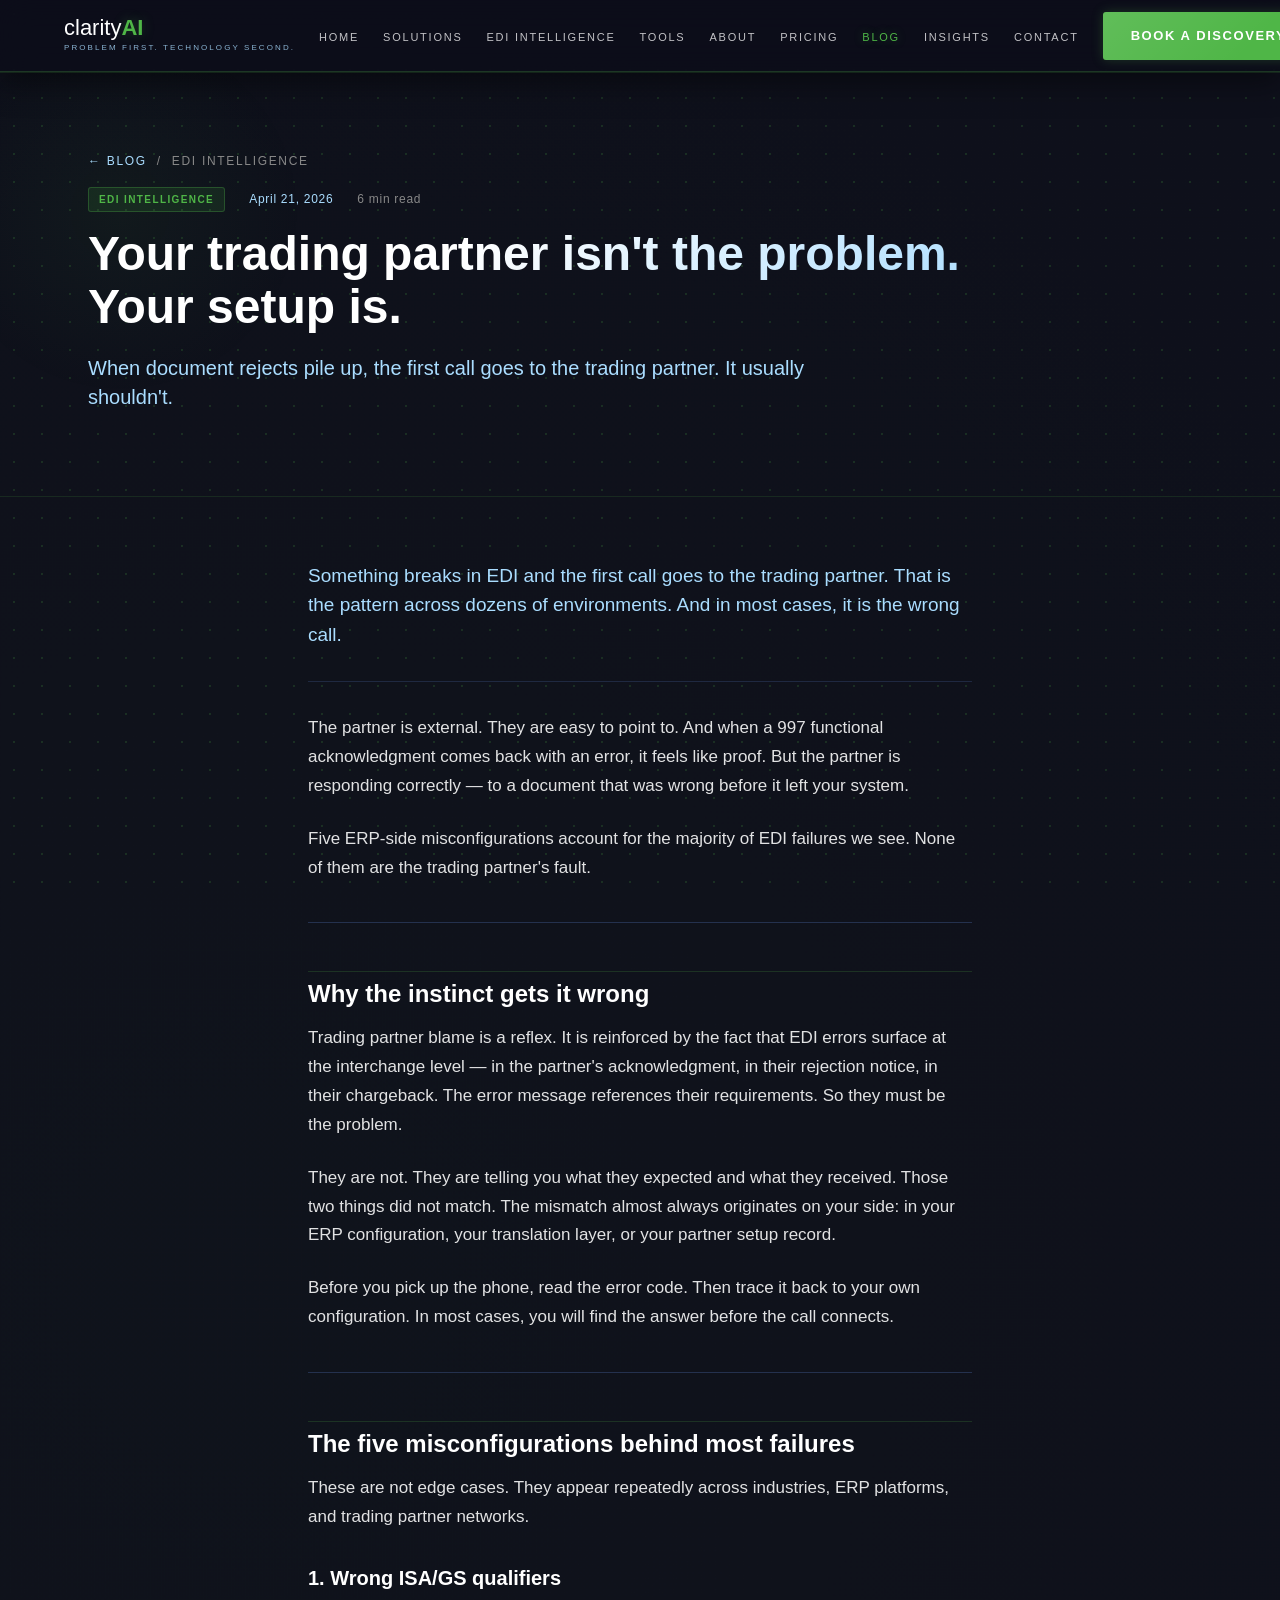
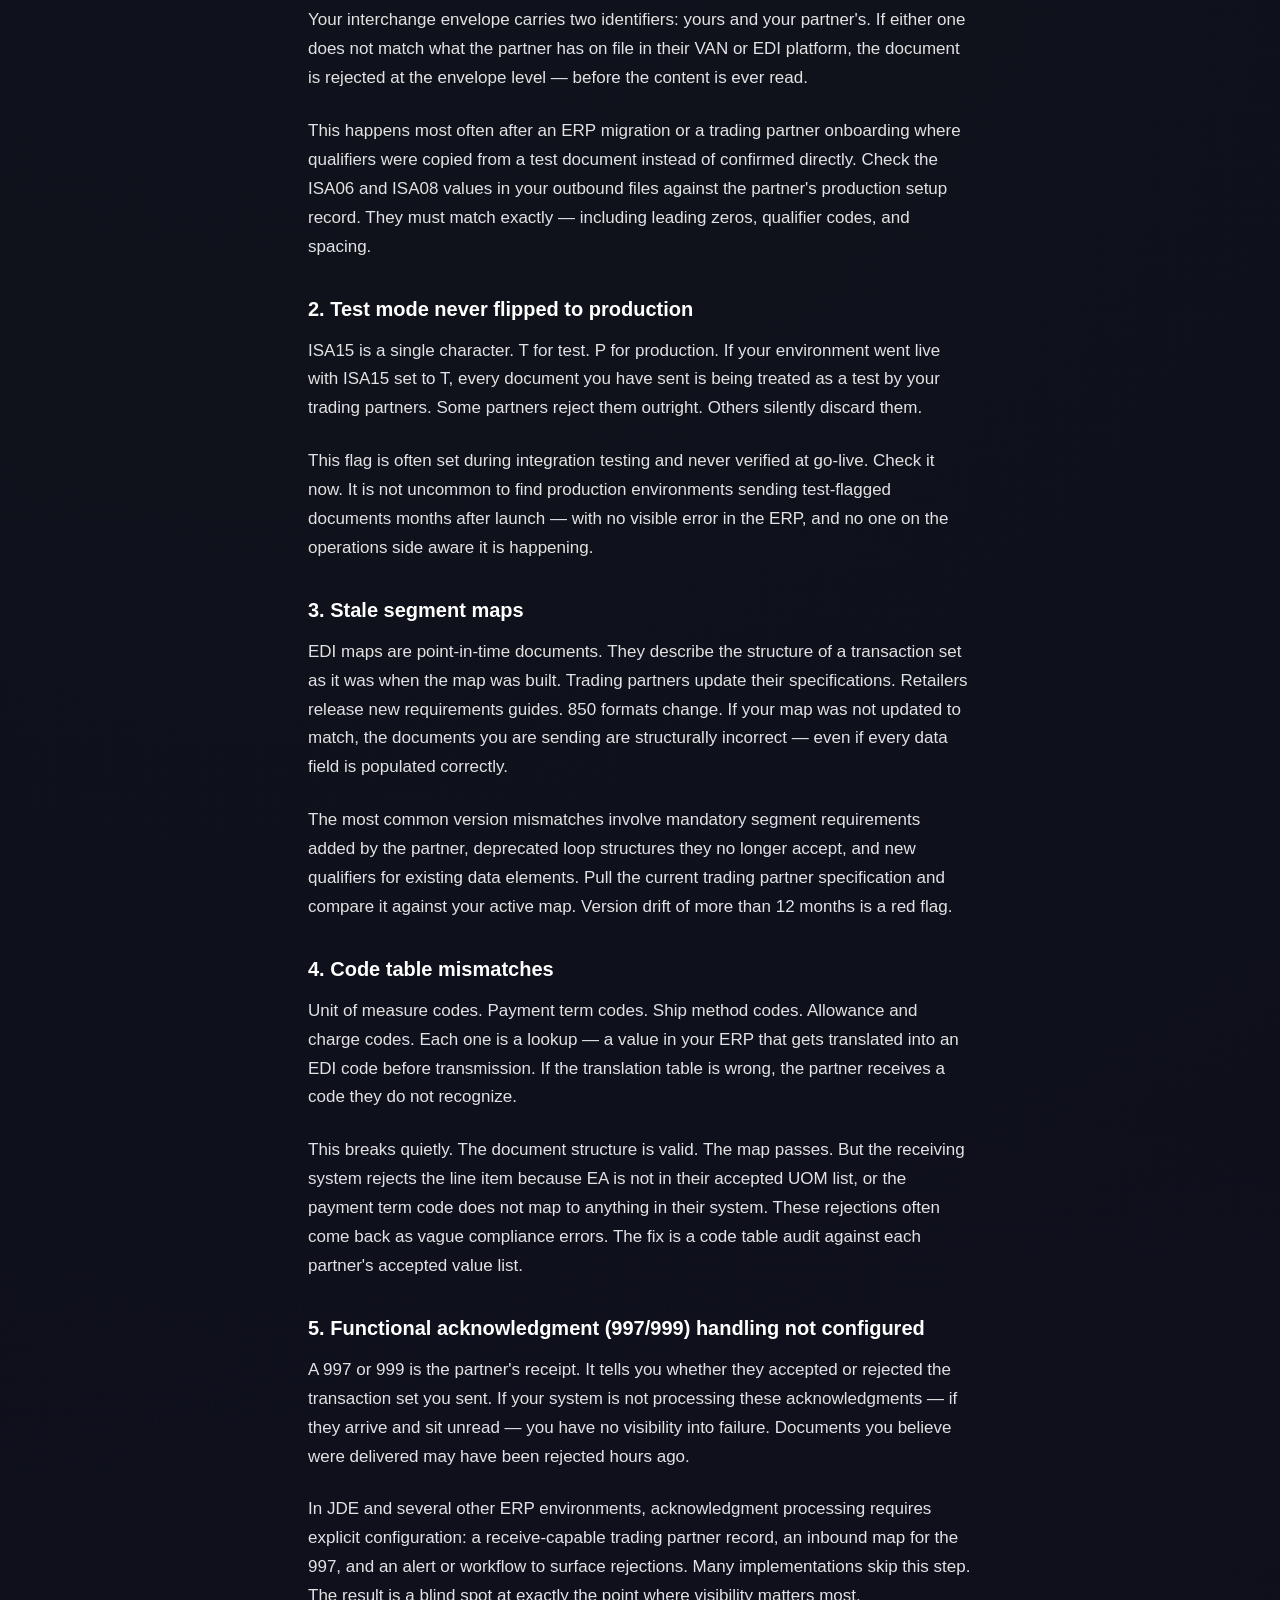
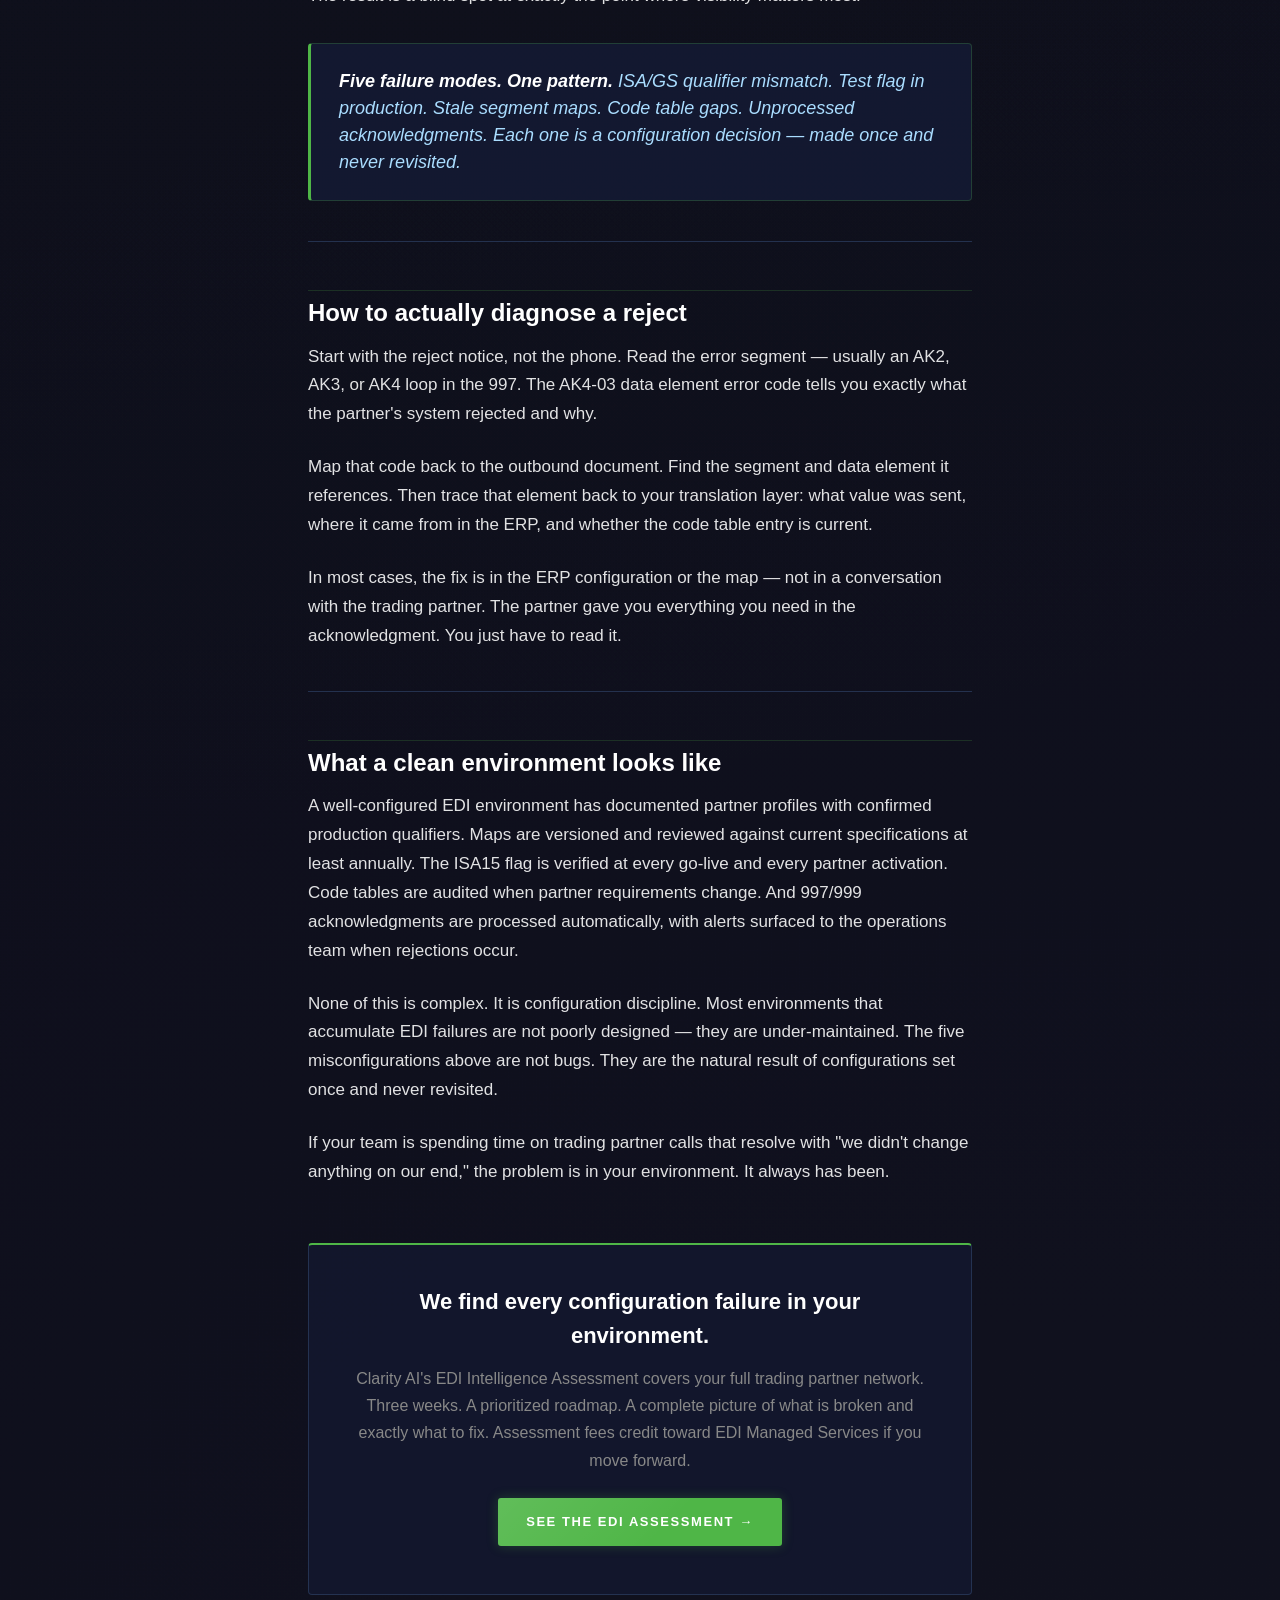
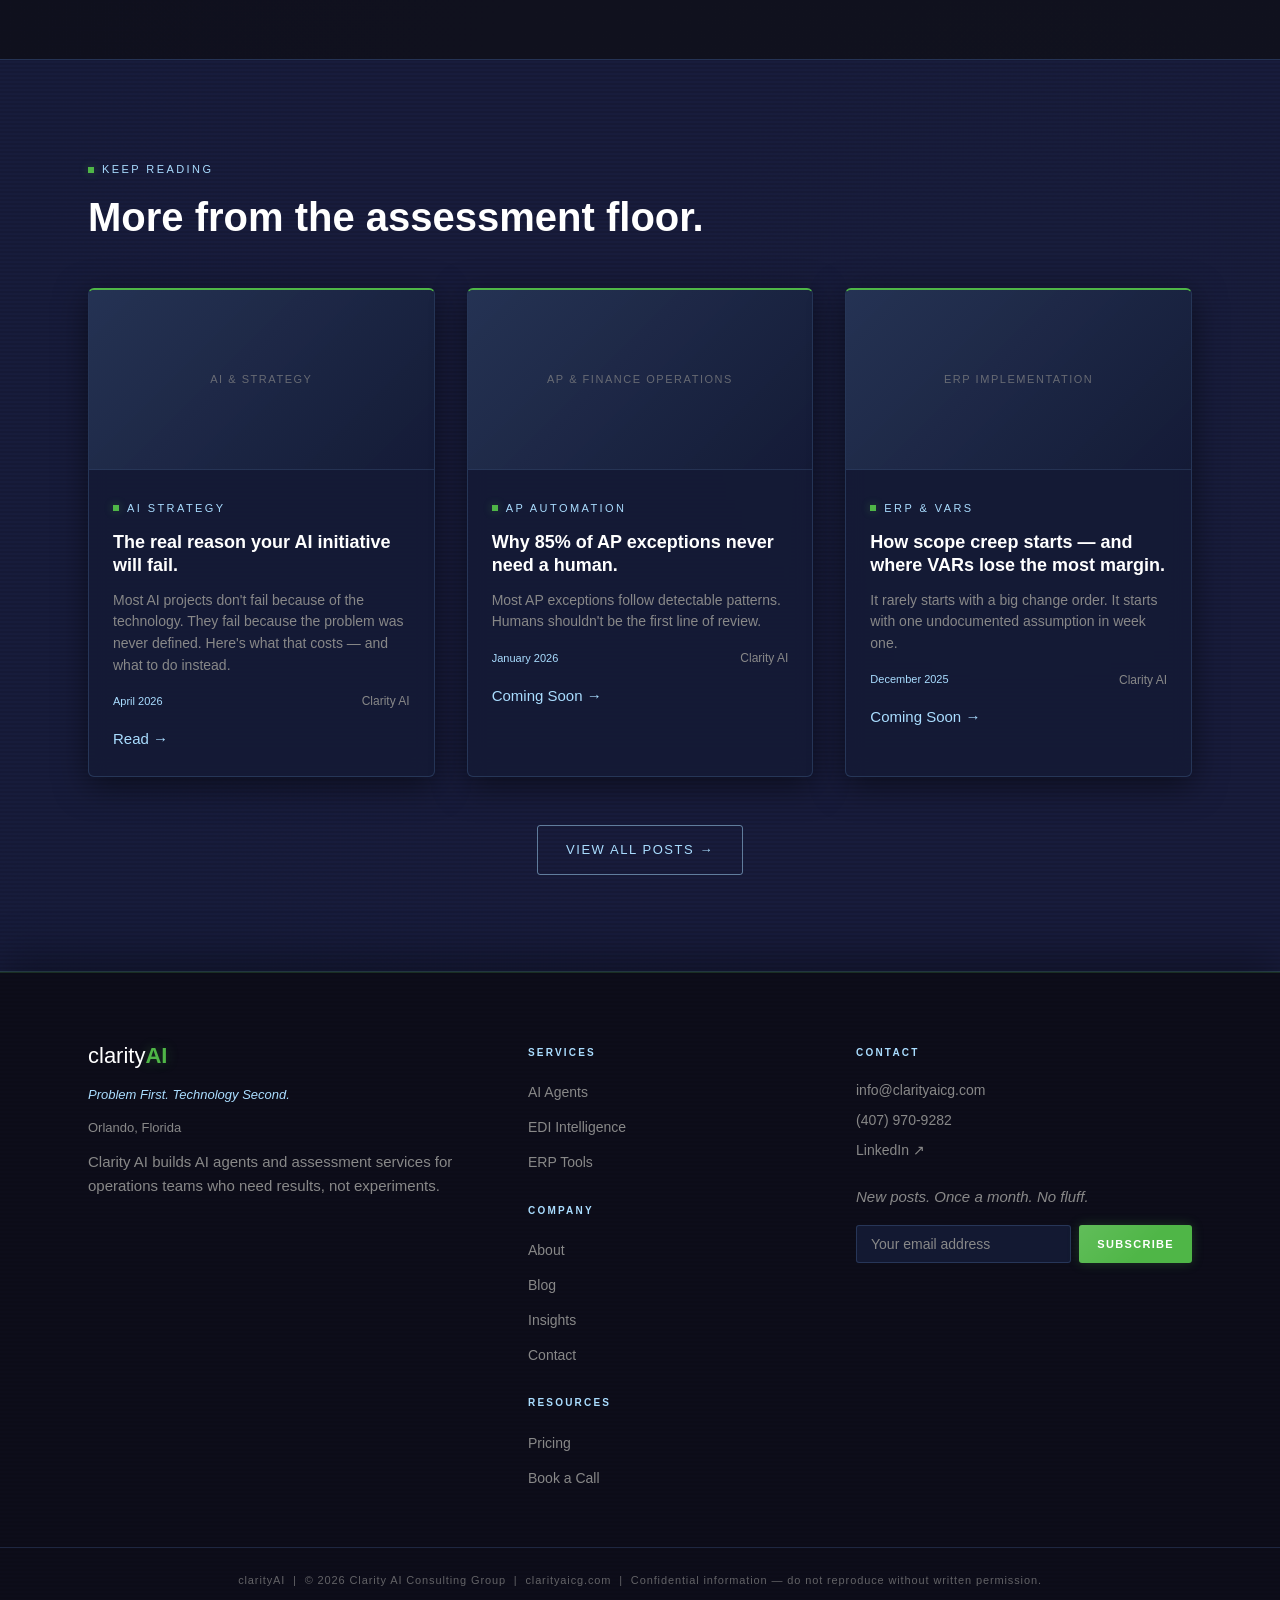
<file: blog-trading-partner-edi.html>
<!DOCTYPE html>
<html lang="en">
<head>
  <meta charset="UTF-8" />
  <meta name="viewport" content="width=device-width, initial-scale=1.0" />
  <title>Your Trading Partner Isn't the Problem. Your Setup Is. | Clarity AI Blog</title>
  <meta name="description" content="When document rejects pile up, the first call goes to the trading partner. It usually shouldn't. Five ERP-side misconfigurations account for the majority of EDI failures." />
  <meta name="keywords" content="EDI failures, EDI misconfiguration, trading partner rejects, ERP EDI setup, ISA qualifiers, 997 acknowledgment, EDI troubleshooting, JDE EDI, EDI integration" />
  <!-- Open Graph -->
  <meta property="og:title" content="Your Trading Partner Isn't the Problem. Your Setup Is. | Clarity AI" />
  <meta property="og:description" content="When document rejects pile up, the first call goes to the trading partner. It usually shouldn't. Here are the five ERP-side misconfigurations behind most EDI failures." />
  <meta property="og:type" content="article" />
  <meta property="og:url" content="https://clarityaicg.com/blog-trading-partner-edi" />
  <link rel="canonical" href="https://clarityaicg.com/blog-trading-partner-edi" />
  <link rel="stylesheet" href="styles.css" />
</head>
<body>

  <a href="#main" class="skip-link">Skip to main content</a>

  <!-- HEADER -->
  <header class="site-header" role="banner">
    <div class="header-inner">
      <a href="index.html" class="wordmark" aria-label="clarityAI — Home">
        <span class="wordmark-text"><span class="clarity">clarity</span><span class="ai-glyph">AI</span></span>
        <span class="wordmark-eyebrow">Problem First. Technology Second.</span>
      </a>
      <nav role="navigation" aria-label="Primary navigation">
        <ul class="nav-links">
          <li><a href="index.html">Home</a></li>
          <li><a href="solutions.html">Solutions</a></li>
          <li><a href="edi-intelligence.html">EDI Intelligence</a></li>
          <li><a href="tools.html">Tools</a></li>
          <li><a href="about.html">About</a></li>
          <li><a href="pricing.html">Pricing</a></li>
          <li><a href="blog.html" aria-current="page">Blog</a></li>
          <li><a href="insights.html">Insights</a></li>
          <li><a href="contact.html">Contact</a></li>
        </ul>
      </nav>
      <a href="contact.html" class="btn-primary nav-cta">Book a Discovery Call</a>
      <button class="hamburger" aria-label="Open navigation menu" aria-expanded="false" onclick="toggleNav(this)">
        <span></span><span></span><span></span>
      </button>
    </div>
    <nav class="mobile-nav" id="mobile-nav" aria-label="Mobile navigation">
      <a href="index.html">Home</a>
      <a href="solutions.html">Solutions</a>
      <a href="edi-intelligence.html">EDI Intelligence</a>
      <a href="tools.html">Tools</a>
      <a href="about.html">About</a>
      <a href="pricing.html">Pricing</a>
      <a href="blog.html">Blog</a>
      <a href="insights.html">Insights</a>
      <a href="contact.html">Contact</a>
      <a href="contact.html" class="btn-primary">Book a Discovery Call</a>
    </nav>
  </header>

  <!-- MAIN -->
  <main id="main">

    <!-- Post Hero -->
    <section class="post-hero" aria-labelledby="post-heading">
      <div class="container">
        <p class="post-breadcrumb"><a href="blog.html">← Blog</a> &nbsp;/&nbsp; EDI Intelligence</p>
        <span class="post-meta">
          <span class="post-category">EDI Intelligence</span>
          <span class="post-date">April 21, 2026</span>
          <span class="post-read-time">6 min read</span>
        </span>
        <h1 id="post-heading">Your trading partner isn't the problem. Your setup is.</h1>
        <p class="post-deck">When document rejects pile up, the first call goes to the trading partner. It usually shouldn't.</p>
      </div>
    </section>

    <!-- Post Body -->
    <article>
      <div class="post-body">

        <p class="post-intro">Something breaks in EDI and the first call goes to the trading partner. That is the pattern across dozens of environments. And in most cases, it is the wrong call.</p>

        <p>The partner is external. They are easy to point to. And when a 997 functional acknowledgment comes back with an error, it feels like proof. But the partner is responding correctly — to a document that was wrong before it left your system.</p>

        <p>Five ERP-side misconfigurations account for the majority of EDI failures we see. None of them are the trading partner's fault.</p>

        <hr />

        <h2>Why the instinct gets it wrong</h2>

        <p>Trading partner blame is a reflex. It is reinforced by the fact that EDI errors surface at the interchange level — in the partner's acknowledgment, in their rejection notice, in their chargeback. The error message references their requirements. So they must be the problem.</p>

        <p>They are not. They are telling you what they expected and what they received. Those two things did not match. The mismatch almost always originates on your side: in your ERP configuration, your translation layer, or your partner setup record.</p>

        <p>Before you pick up the phone, read the error code. Then trace it back to your own configuration. In most cases, you will find the answer before the call connects.</p>

        <hr />

        <h2>The five misconfigurations behind most failures</h2>

        <p>These are not edge cases. They appear repeatedly across industries, ERP platforms, and trading partner networks.</p>

        <h3 style="font-size:20px; margin: 32px 0 12px; color: var(--white);">1. Wrong ISA/GS qualifiers</h3>

        <p>Your interchange envelope carries two identifiers: yours and your partner's. If either one does not match what the partner has on file in their VAN or EDI platform, the document is rejected at the envelope level — before the content is ever read.</p>

        <p>This happens most often after an ERP migration or a trading partner onboarding where qualifiers were copied from a test document instead of confirmed directly. Check the ISA06 and ISA08 values in your outbound files against the partner's production setup record. They must match exactly — including leading zeros, qualifier codes, and spacing.</p>

        <h3 style="font-size:20px; margin: 32px 0 12px; color: var(--white);">2. Test mode never flipped to production</h3>

        <p>ISA15 is a single character. T for test. P for production. If your environment went live with ISA15 set to T, every document you have sent is being treated as a test by your trading partners. Some partners reject them outright. Others silently discard them.</p>

        <p>This flag is often set during integration testing and never verified at go-live. Check it now. It is not uncommon to find production environments sending test-flagged documents months after launch — with no visible error in the ERP, and no one on the operations side aware it is happening.</p>

        <h3 style="font-size:20px; margin: 32px 0 12px; color: var(--white);">3. Stale segment maps</h3>

        <p>EDI maps are point-in-time documents. They describe the structure of a transaction set as it was when the map was built. Trading partners update their specifications. Retailers release new requirements guides. 850 formats change. If your map was not updated to match, the documents you are sending are structurally incorrect — even if every data field is populated correctly.</p>

        <p>The most common version mismatches involve mandatory segment requirements added by the partner, deprecated loop structures they no longer accept, and new qualifiers for existing data elements. Pull the current trading partner specification and compare it against your active map. Version drift of more than 12 months is a red flag.</p>

        <h3 style="font-size:20px; margin: 32px 0 12px; color: var(--white);">4. Code table mismatches</h3>

        <p>Unit of measure codes. Payment term codes. Ship method codes. Allowance and charge codes. Each one is a lookup — a value in your ERP that gets translated into an EDI code before transmission. If the translation table is wrong, the partner receives a code they do not recognize.</p>

        <p>This breaks quietly. The document structure is valid. The map passes. But the receiving system rejects the line item because EA is not in their accepted UOM list, or the payment term code does not map to anything in their system. These rejections often come back as vague compliance errors. The fix is a code table audit against each partner's accepted value list.</p>

        <h3 style="font-size:20px; margin: 32px 0 12px; color: var(--white);">5. Functional acknowledgment (997/999) handling not configured</h3>

        <p>A 997 or 999 is the partner's receipt. It tells you whether they accepted or rejected the transaction set you sent. If your system is not processing these acknowledgments — if they arrive and sit unread — you have no visibility into failure. Documents you believe were delivered may have been rejected hours ago.</p>

        <p>In JDE and several other ERP environments, acknowledgment processing requires explicit configuration: a receive-capable trading partner record, an inbound map for the 997, and an alert or workflow to surface rejections. Many implementations skip this step. The result is a blind spot at exactly the point where visibility matters most.</p>

        <div class="post-callout">
          <p><strong>Five failure modes. One pattern.</strong> ISA/GS qualifier mismatch. Test flag in production. Stale segment maps. Code table gaps. Unprocessed acknowledgments. Each one is a configuration decision — made once and never revisited.</p>
        </div>

        <hr />

        <h2>How to actually diagnose a reject</h2>

        <p>Start with the reject notice, not the phone. Read the error segment — usually an AK2, AK3, or AK4 loop in the 997. The AK4-03 data element error code tells you exactly what the partner's system rejected and why.</p>

        <p>Map that code back to the outbound document. Find the segment and data element it references. Then trace that element back to your translation layer: what value was sent, where it came from in the ERP, and whether the code table entry is current.</p>

        <p>In most cases, the fix is in the ERP configuration or the map — not in a conversation with the trading partner. The partner gave you everything you need in the acknowledgment. You just have to read it.</p>

        <hr />

        <h2>What a clean environment looks like</h2>

        <p>A well-configured EDI environment has documented partner profiles with confirmed production qualifiers. Maps are versioned and reviewed against current specifications at least annually. The ISA15 flag is verified at every go-live and every partner activation. Code tables are audited when partner requirements change. And 997/999 acknowledgments are processed automatically, with alerts surfaced to the operations team when rejections occur.</p>

        <p>None of this is complex. It is configuration discipline. Most environments that accumulate EDI failures are not poorly designed — they are under-maintained. The five misconfigurations above are not bugs. They are the natural result of configurations set once and never revisited.</p>

        <p>If your team is spending time on trading partner calls that resolve with "we didn't change anything on our end," the problem is in your environment. It always has been.</p>

        <!-- Post CTA -->
        <div class="post-cta">
          <h3>We find every configuration failure in your environment.</h3>
          <p>Clarity AI's EDI Intelligence Assessment covers your full trading partner network. Three weeks. A prioritized roadmap. A complete picture of what is broken and exactly what to fix. Assessment fees credit toward EDI Managed Services if you move forward.</p>
          <a href="edi-intelligence.html" class="btn-primary">See the EDI Assessment →</a>
        </div>

      </div>
    </article>

    <!-- Related posts -->
    <section class="section-alt" aria-labelledby="related-heading">
      <div class="container">
        <span class="eyebrow fade-up">Keep Reading</span>
        <h2 id="related-heading" class="fade-up">More from the assessment floor.</h2>

        <div class="blog-grid mt-48">

          <article class="blog-card fade-up">
            <div class="blog-img-placeholder" role="img" aria-label="AI Strategy">AI &amp; Strategy</div>
            <div class="blog-card-body">
              <span class="eyebrow" style="margin-bottom:6px;">AI Strategy</span>
              <h3>The real reason your AI initiative will fail.</h3>
              <p>Most AI projects don't fail because of the technology. They fail because the problem was never defined. Here's what that costs — and what to do instead.</p>
              <div class="blog-meta">
                <span class="date">April 2026</span>
                <span class="author">Clarity AI</span>
              </div>
              <a href="blog-ai-implementation-failures.html" class="accent-link mt-16">Read →</a>
            </div>
          </article>

          <article class="blog-card fade-up">
            <div class="blog-img-placeholder" role="img" aria-label="AP &amp; Finance Operations">AP &amp; Finance Operations</div>
            <div class="blog-card-body">
              <span class="eyebrow" style="margin-bottom:6px;">AP Automation</span>
              <h3>Why 85% of AP exceptions never need a human.</h3>
              <p>Most AP exceptions follow detectable patterns. Humans shouldn't be the first line of review.</p>
              <div class="blog-meta">
                <span class="date">January 2026</span>
                <span class="author">Clarity AI</span>
              </div>
              <a href="contact.html" class="accent-link mt-16">Coming Soon →</a>
            </div>
          </article>

          <article class="blog-card fade-up">
            <div class="blog-img-placeholder" role="img" aria-label="ERP Implementation">ERP Implementation</div>
            <div class="blog-card-body">
              <span class="eyebrow" style="margin-bottom:6px;">ERP &amp; VARs</span>
              <h3>How scope creep starts — and where VARs lose the most margin.</h3>
              <p>It rarely starts with a big change order. It starts with one undocumented assumption in week one.</p>
              <div class="blog-meta">
                <span class="date">December 2025</span>
                <span class="author">Clarity AI</span>
              </div>
              <a href="contact.html" class="accent-link mt-16">Coming Soon →</a>
            </div>
          </article>

        </div>

        <div class="text-center mt-48">
          <a href="blog.html" class="btn-secondary">View All Posts →</a>
        </div>
      </div>
    </section>

  </main>

  <!-- FOOTER -->
  <footer class="site-footer" role="contentinfo">
    <div class="footer-grid">
      <div class="footer-col">
        <a href="index.html" class="wordmark" style="text-decoration:none; display:inline-flex; flex-direction:column; margin-bottom:12px;">
          <span class="wordmark-text"><span class="clarity">clarity</span><span class="ai-glyph">AI</span></span>
        </a>
        <p class="tagline">Problem First. Technology Second.</p>
        <p class="location">Orlando, Florida</p>
        <p>Clarity AI builds AI agents and assessment services for operations teams who need results, not experiments.</p>
      </div>
      <div class="footer-col">
        <h4>Services</h4>
        <ul class="footer-links">
          <li><a href="solutions.html">AI Agents</a></li>
          <li><a href="edi-intelligence.html">EDI Intelligence</a></li>
          <li><a href="tools.html">ERP Tools</a></li>
        </ul>
        <h4 style="margin-top:28px;">Company</h4>
        <ul class="footer-links">
          <li><a href="about.html">About</a></li>
          <li><a href="blog.html">Blog</a></li>
          <li><a href="insights.html">Insights</a></li>
          <li><a href="contact.html">Contact</a></li>
        </ul>
        <h4 style="margin-top:28px;">Resources</h4>
        <ul class="footer-links">
          <li><a href="pricing.html">Pricing</a></li>
          <li><a href="contact.html">Book a Call</a></li>
        </ul>
      </div>
      <div class="footer-col">
        <h4>Contact</h4>
        <div class="footer-contact">
          <a href="mailto:info@clarityaicg.com">info@clarityaicg.com</a>
          <a href="tel:+14079709282">(407) 970-9282</a>
          <a href="https://linkedin.com/company/clarityaicg" target="_blank" rel="noopener noreferrer">LinkedIn ↗</a>
        </div>
        <p class="newsletter-label" style="margin-top:24px;">New posts. Once a month. No fluff.</p>
        <form class="newsletter-form" onsubmit="return false;" aria-label="Newsletter signup">
          <label for="nl-email-post" style="position:absolute;width:1px;height:1px;overflow:hidden;">Email</label>
          <input type="email" id="nl-email-post" placeholder="Your email address" autocomplete="email" />
          <button type="submit" class="btn-primary">Subscribe</button>
        </form>
      </div>
    </div>
    <div class="footer-bottom">
      clarityAI &nbsp;|&nbsp; © 2026 Clarity AI Consulting Group &nbsp;|&nbsp; clarityaicg.com &nbsp;|&nbsp; Confidential information — do not reproduce without written permission.
    </div>
  </footer>

  <script>
    function toggleNav(btn) {
      const nav = document.getElementById('mobile-nav');
      const open = nav.classList.toggle('open');
      btn.setAttribute('aria-expanded', open);
    }
    const fadeEls = document.querySelectorAll('.fade-up');
    if ('IntersectionObserver' in window) {
      const observer = new IntersectionObserver((entries) => {
        entries.forEach(e => { if (e.isIntersecting) { e.target.classList.add('visible'); observer.unobserve(e.target); } });
      }, { threshold: 0.1 });
      fadeEls.forEach(el => observer.observe(el));
    } else { fadeEls.forEach(el => el.classList.add('visible')); }
  </script>
</body>
</html>
</file>
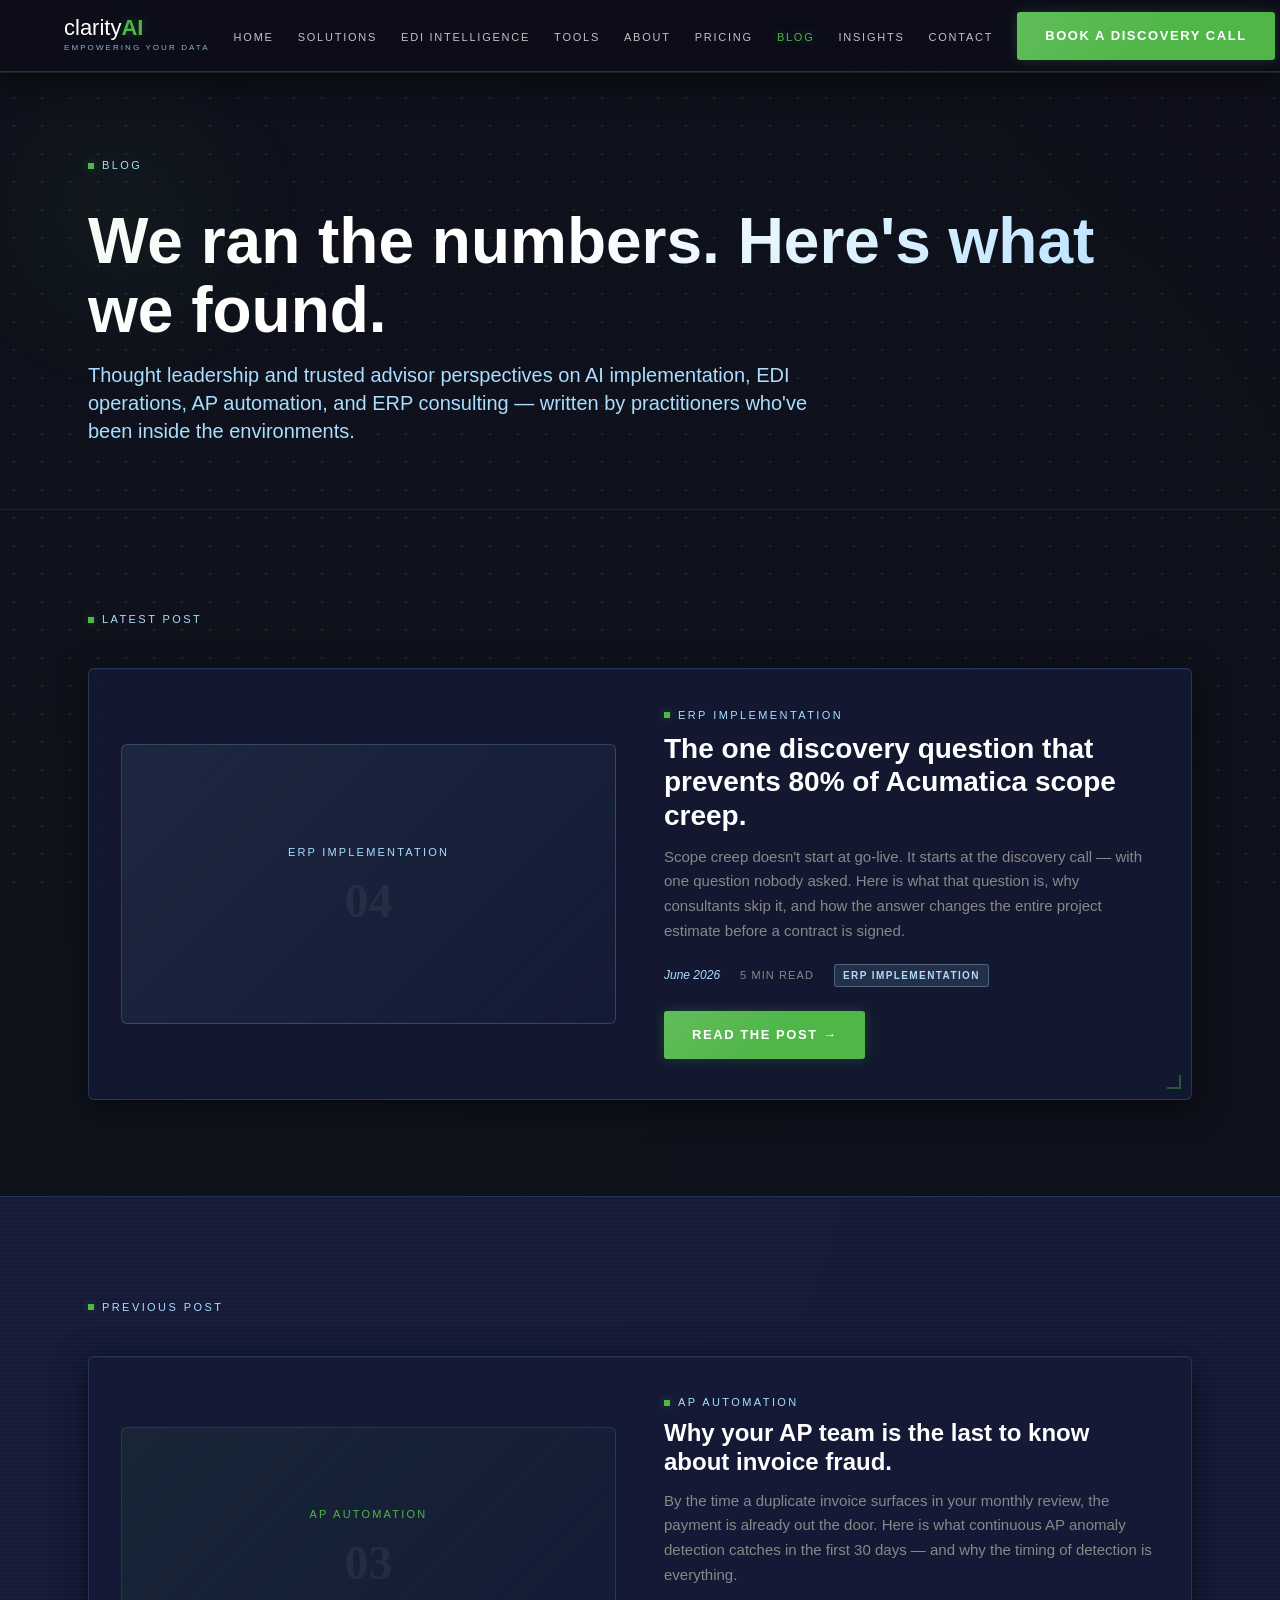
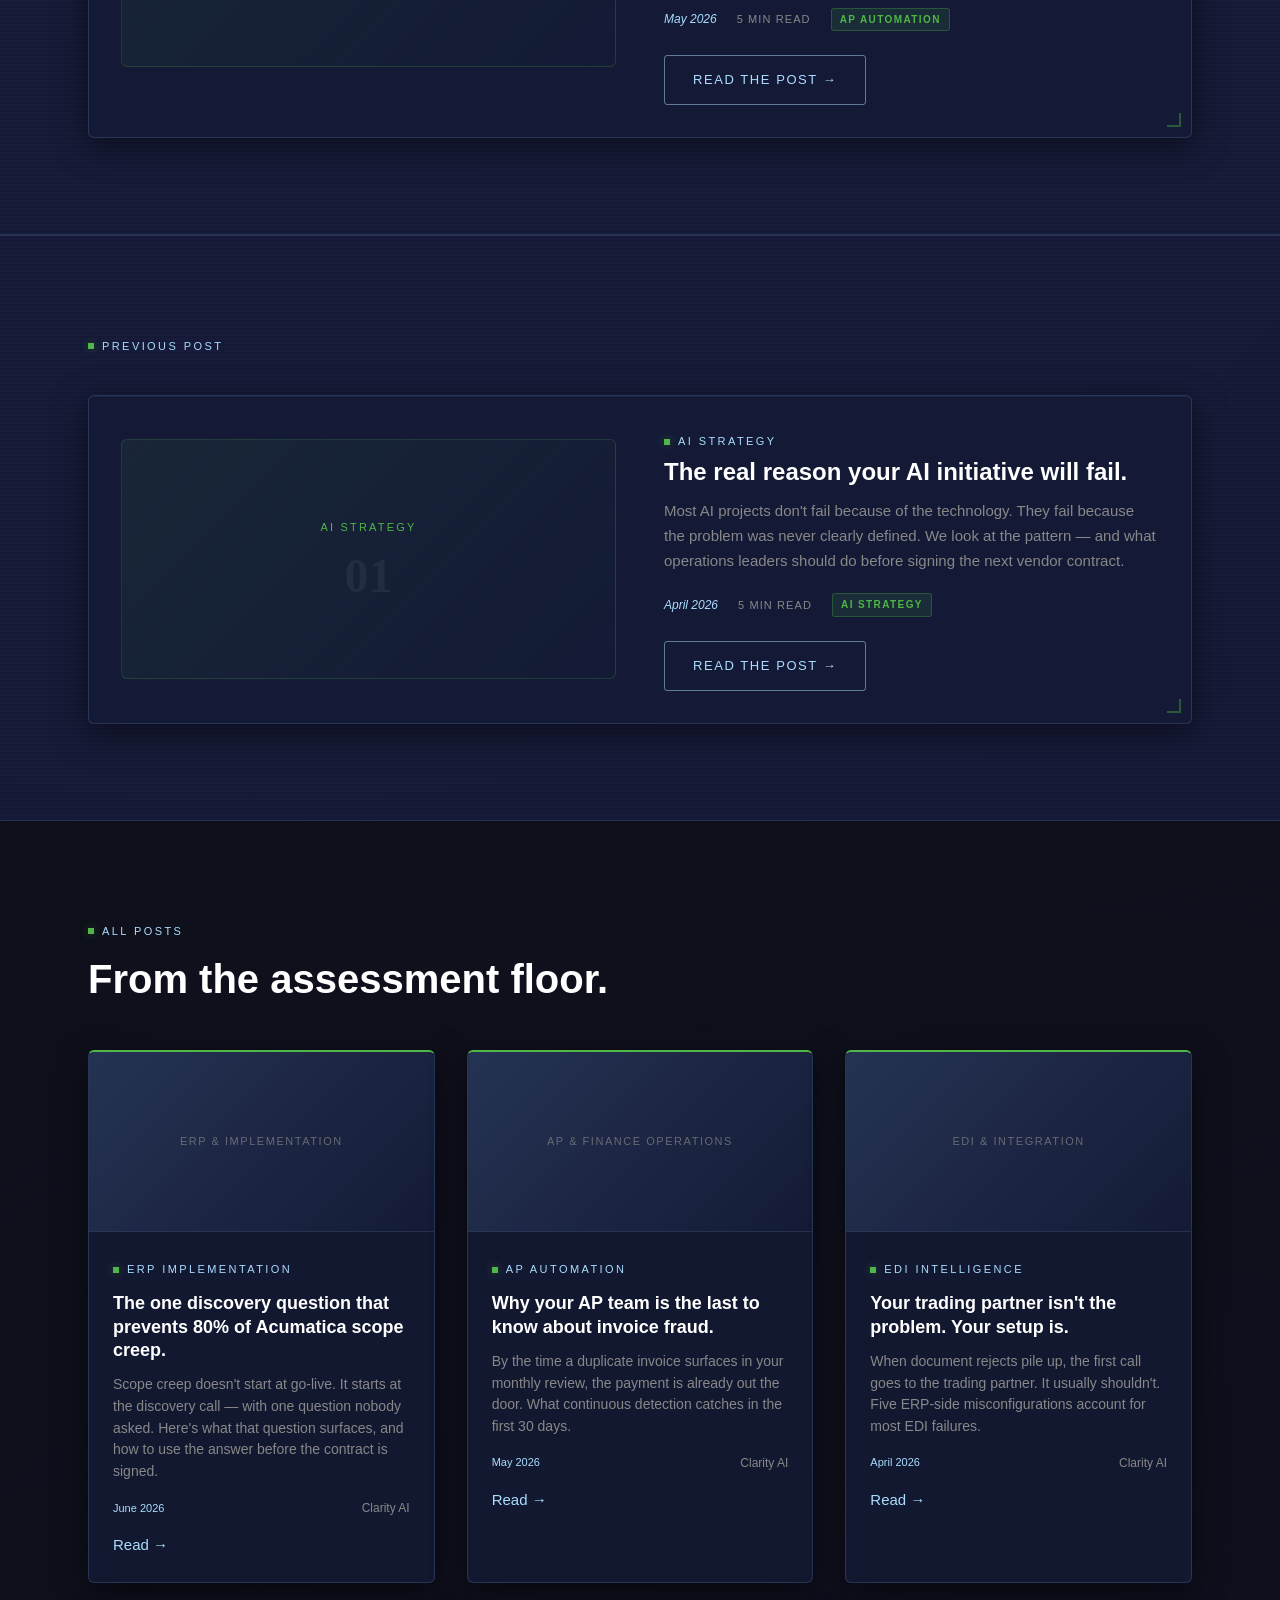
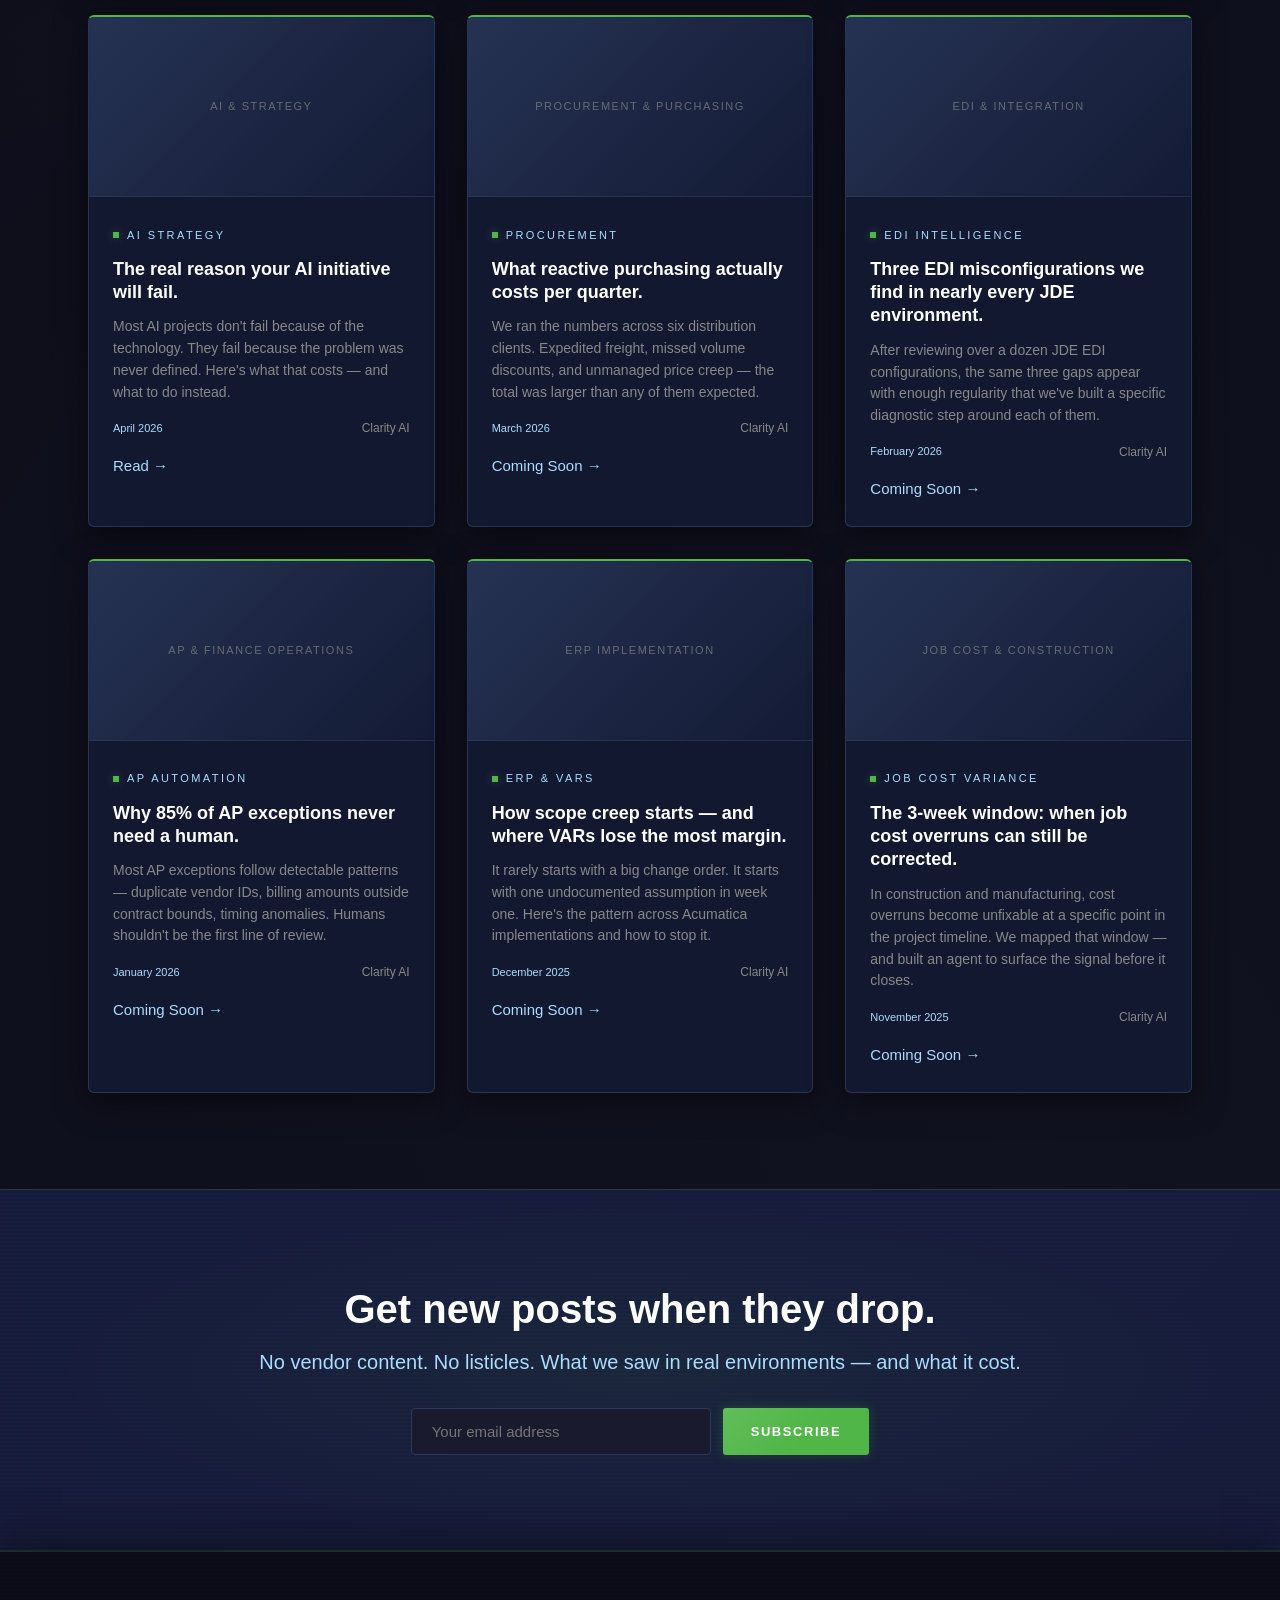
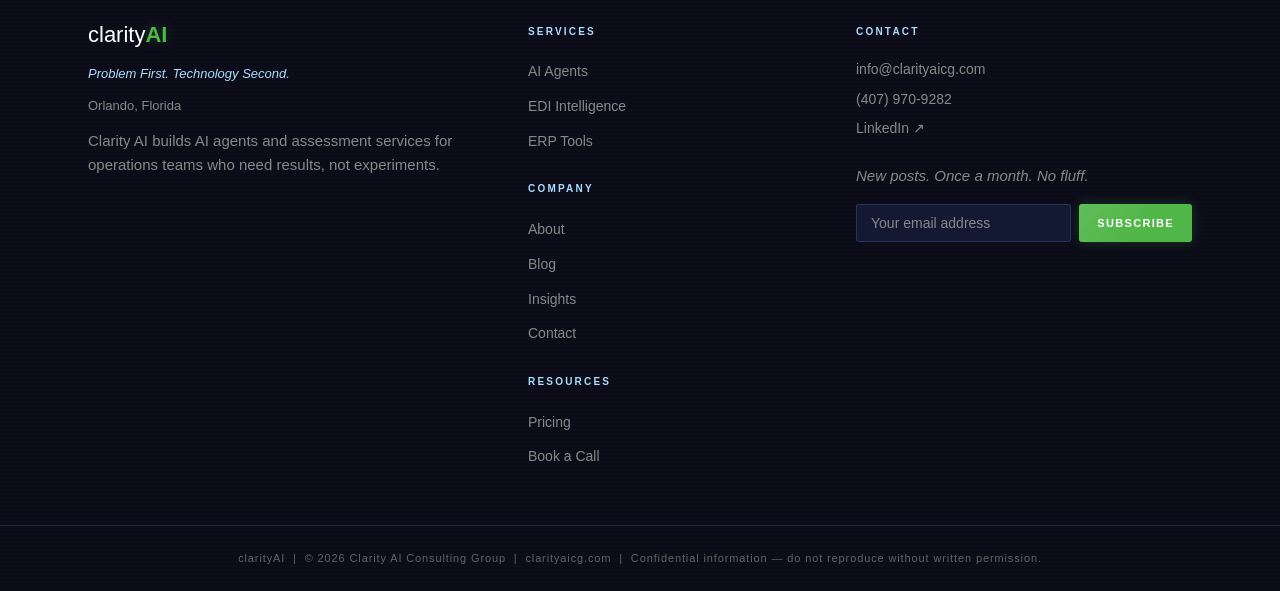
<file: blog.html>
<!DOCTYPE html>
<html lang="en">
<head>
  <meta charset="UTF-8" />
  <meta name="viewport" content="width=device-width, initial-scale=1.0" />
  <title>Blog — Clarity AI | Problem First. Technology Second.</title>
  <meta name="description" content="Thought leadership and trusted advisor perspectives on AI implementation, EDI operations, AP automation, and ERP consulting — written by practitioners who've been inside the environments." />
  <meta name="keywords" content="AI implementation, EDI assessment, AP fraud detection, ERP implementation, AI agents, operations blog, Clarity AI" />
  <meta property="og:title" content="Blog — Clarity AI" />
  <meta property="og:description" content="Practitioner-written posts on AI implementation, EDI failures, AP automation, and operations. Real findings. No fluff." />
  <meta property="og:type" content="website" />
  <meta property="og:url" content="https://clarityaicg.com/blog" />
  <link rel="canonical" href="https://clarityaicg.com/blog" />
  <link rel="stylesheet" href="styles.css" />
</head>
<body>

  <a href="#main" class="skip-link">Skip to main content</a>

  <!-- HEADER -->
  <header class="site-header" role="banner">
    <div class="header-inner">
      <a href="index.html" class="wordmark" aria-label="clarityAI — Home">
        <span class="wordmark-text"><span class="clarity">clarity</span><span class="ai-glyph">AI</span></span>
        <span class="wordmark-eyebrow">Empowering Your Data</span>
      </a>
      <nav role="navigation" aria-label="Primary navigation">
        <ul class="nav-links">
          <li><a href="index.html">Home</a></li>
          <li><a href="solutions.html">Solutions</a></li>
          <li><a href="edi-intelligence.html">EDI Intelligence</a></li>
          <li><a href="tools.html">Tools</a></li>
          <li><a href="about.html">About</a></li>
          <li><a href="pricing.html">Pricing</a></li>
          <li><a href="blog.html" aria-current="page">Blog</a></li>
          <li><a href="insights.html">Insights</a></li>
          <li><a href="contact.html">Contact</a></li>
        </ul>
      </nav>
      <a href="contact.html" class="btn-primary nav-cta">Book a Discovery Call</a>
      <button class="hamburger" aria-label="Open navigation menu" aria-expanded="false" onclick="toggleNav(this)">
        <span></span><span></span><span></span>
      </button>
    </div>
    <nav class="mobile-nav" id="mobile-nav" aria-label="Mobile navigation">
      <a href="index.html">Home</a>
      <a href="solutions.html">Solutions</a>
      <a href="edi-intelligence.html">EDI Intelligence</a>
      <a href="tools.html">Tools</a>
      <a href="about.html">About</a>
      <a href="pricing.html">Pricing</a>
      <a href="blog.html">Blog</a>
      <a href="insights.html">Insights</a>
      <a href="contact.html">Contact</a>
      <a href="contact.html" class="btn-primary">Book a Discovery Call</a>
    </nav>
  </header>

  <!-- MAIN -->
  <main id="main">

    <!-- Page Hero -->
    <section class="page-hero" aria-labelledby="blog-hero-heading">
      <div class="container">
        <span class="eyebrow">Blog</span>
        <h1 id="blog-hero-heading">We ran the numbers. Here's what we found.</h1>
        <p class="subtitle">Thought leadership and trusted advisor perspectives on AI implementation, EDI operations, AP automation, and ERP consulting — written by practitioners who've been inside the environments.</p>
      </div>
    </section>

    <!-- Featured Post -->
    <section class="section" aria-labelledby="featured-post-heading">
      <div class="container">
        <span class="eyebrow fade-up">Latest Post</span>
        <div class="card fade-up mt-24" style="display:grid; grid-template-columns:1fr 1fr; gap:48px; align-items:center;">
          <div style="background: linear-gradient(135deg, rgba(170,221,255,0.08) 0%, rgba(20,27,54,0.95) 100%); border: 1px solid rgba(170,221,255,0.2); border-radius:6px; height:280px; display:flex; flex-direction:column; align-items:center; justify-content:center; gap:16px; padding:32px; text-align:center;" role="img" aria-label="Blog post category: ERP Implementation">
            <span style="font-size:11px; text-transform:uppercase; letter-spacing:0.2em; color:var(--blue);">ERP Implementation</span>
            <span style="font-size:48px; font-weight:700; color:rgba(255,255,255,0.06); line-height:1; font-family:serif;">04</span>
          </div>
          <div>
            <span class="eyebrow" style="margin-bottom:8px;">ERP Implementation</span>
            <h2 id="featured-post-heading" style="font-size:28px; line-height:1.2; margin-bottom:12px;">The one discovery question that prevents 80% of Acumatica scope creep.</h2>
            <p style="color:#888888; font-size:15px; line-height:1.65; margin-bottom:20px;">Scope creep doesn't start at go-live. It starts at the discovery call — with one question nobody asked. Here is what that question is, why consultants skip it, and how the answer changes the entire project estimate before a contract is signed.</p>
            <div style="display:flex; align-items:center; gap:20px; margin-bottom:24px; flex-wrap:wrap;">
              <span style="font-size:12px; color:#AADDFF; font-style:italic;">June 2026</span>
              <span style="font-size:11px; color:#888888; text-transform:uppercase; letter-spacing:0.1em;">5 min read</span>
              <span style="background:rgba(170,221,255,0.12); border:1px solid rgba(170,221,255,0.3); color:var(--blue); font-size:10px; font-weight:700; text-transform:uppercase; letter-spacing:0.14em; padding:3px 8px; border-radius:3px;">ERP Implementation</span>
            </div>
            <a href="blog-acumatica-scope-creep.html" class="btn-primary">Read the Post →</a>
          </div>
        </div>
      </div>
    </section>

    <!-- Previous Post -->
    <section class="section-alt" aria-labelledby="prev-post-heading">
      <div class="container">
        <span class="eyebrow fade-up">Previous Post</span>
        <div class="card fade-up mt-24" style="display:grid; grid-template-columns:1fr 1fr; gap:48px; align-items:center;">
          <div style="background: linear-gradient(135deg, rgba(79,182,71,0.08) 0%, rgba(20,27,54,0.95) 100%); border: 1px solid rgba(79,182,71,0.2); border-radius:6px; height:240px; display:flex; flex-direction:column; align-items:center; justify-content:center; gap:16px; padding:32px; text-align:center;" role="img" aria-label="Blog post category: AP Automation">
            <span style="font-size:11px; text-transform:uppercase; letter-spacing:0.2em; color:var(--green);">AP Automation</span>
            <span style="font-size:48px; font-weight:700; color:rgba(255,255,255,0.06); line-height:1; font-family:serif;">03</span>
          </div>
          <div>
            <span class="eyebrow" style="margin-bottom:8px;">AP Automation</span>
            <h2 id="prev-post-heading" style="font-size:24px; line-height:1.2; margin-bottom:12px;">Why your AP team is the last to know about invoice fraud.</h2>
            <p style="color:#888888; font-size:15px; line-height:1.65; margin-bottom:20px;">By the time a duplicate invoice surfaces in your monthly review, the payment is already out the door. Here is what continuous AP anomaly detection catches in the first 30 days — and why the timing of detection is everything.</p>
            <div style="display:flex; align-items:center; gap:20px; margin-bottom:24px; flex-wrap:wrap;">
              <span style="font-size:12px; color:#AADDFF; font-style:italic;">May 2026</span>
              <span style="font-size:11px; color:#888888; text-transform:uppercase; letter-spacing:0.1em;">5 min read</span>
              <span style="background:rgba(79,182,71,0.12); border:1px solid rgba(79,182,71,0.3); color:var(--green); font-size:10px; font-weight:700; text-transform:uppercase; letter-spacing:0.14em; padding:3px 8px; border-radius:3px;">AP Automation</span>
            </div>
            <a href="blog-ap-fraud-detection.html" class="btn-secondary">Read the Post →</a>
          </div>
        </div>
      </div>
    </section>

    <!-- Previous Post -->
    <section class="section-alt" aria-labelledby="prev-post-heading">
      <div class="container">
        <span class="eyebrow fade-up">Previous Post</span>
        <div class="card fade-up mt-24" style="display:grid; grid-template-columns:1fr 1fr; gap:48px; align-items:center;">
          <div style="background: linear-gradient(135deg, rgba(79,182,71,0.08) 0%, rgba(20,27,54,0.95) 100%); border: 1px solid rgba(79,182,71,0.2); border-radius:6px; height:240px; display:flex; flex-direction:column; align-items:center; justify-content:center; gap:16px; padding:32px; text-align:center;" role="img" aria-label="Blog post category: AI Strategy">
            <span style="font-size:11px; text-transform:uppercase; letter-spacing:0.2em; color:var(--green);">AI Strategy</span>
            <span style="font-size:48px; font-weight:700; color:rgba(255,255,255,0.06); line-height:1; font-family:serif;">01</span>
          </div>
          <div>
            <span class="eyebrow" style="margin-bottom:8px;">AI Strategy</span>
            <h2 id="prev-post-heading" style="font-size:24px; line-height:1.2; margin-bottom:12px;">The real reason your AI initiative will fail.</h2>
            <p style="color:#888888; font-size:15px; line-height:1.65; margin-bottom:20px;">Most AI projects don't fail because of the technology. They fail because the problem was never clearly defined. We look at the pattern — and what operations leaders should do before signing the next vendor contract.</p>
            <div style="display:flex; align-items:center; gap:20px; margin-bottom:24px; flex-wrap:wrap;">
              <span style="font-size:12px; color:#AADDFF; font-style:italic;">April 2026</span>
              <span style="font-size:11px; color:#888888; text-transform:uppercase; letter-spacing:0.1em;">5 min read</span>
              <span style="background:rgba(79,182,71,0.12); border:1px solid rgba(79,182,71,0.3); color:var(--green); font-size:10px; font-weight:700; text-transform:uppercase; letter-spacing:0.14em; padding:3px 8px; border-radius:3px;">AI Strategy</span>
            </div>
            <a href="blog-ai-implementation-failures.html" class="btn-secondary">Read the Post →</a>
          </div>
        </div>
      </div>
    </section>

    <!-- All Posts Grid -->
    <section class="section" aria-labelledby="all-posts-heading">
      <div class="container">
        <span class="eyebrow fade-up">All Posts</span>
        <h2 id="all-posts-heading" class="fade-up">From the assessment floor.</h2>

        <div class="blog-grid mt-48">

          <!-- Post 4 — Live (ERP Implementation) -->
          <article class="blog-card fade-up">
            <div class="blog-img-placeholder" role="img" aria-label="ERP &amp; Implementation">ERP &amp; Implementation</div>
            <div class="blog-card-body">
              <span class="eyebrow" style="margin-bottom:6px;">ERP Implementation</span>
              <h3>The one discovery question that prevents 80% of Acumatica scope creep.</h3>
              <p>Scope creep doesn't start at go-live. It starts at the discovery call — with one question nobody asked. Here's what that question surfaces, and how to use the answer before the contract is signed.</p>
              <div class="blog-meta">
                <span class="date">June 2026</span>
                <span class="author">Clarity AI</span>
              </div>
              <a href="blog-acumatica-scope-creep.html" class="accent-link mt-16">Read →</a>
            </div>
          </article>

          <!-- Post 3 — Live (AP Automation) -->
          <article class="blog-card fade-up">
            <div class="blog-img-placeholder" role="img" aria-label="AP &amp; Finance Operations">AP &amp; Finance Operations</div>
            <div class="blog-card-body">
              <span class="eyebrow" style="margin-bottom:6px;">AP Automation</span>
              <h3>Why your AP team is the last to know about invoice fraud.</h3>
              <p>By the time a duplicate invoice surfaces in your monthly review, the payment is already out the door. What continuous detection catches in the first 30 days.</p>
              <div class="blog-meta">
                <span class="date">May 2026</span>
                <span class="author">Clarity AI</span>
              </div>
              <a href="blog-ap-fraud-detection.html" class="accent-link mt-16">Read →</a>
            </div>
          </article>

          <!-- Post 1 — Live (EDI) -->
          <article class="blog-card fade-up">
            <div class="blog-img-placeholder" role="img" aria-label="EDI &amp; Integration">EDI &amp; Integration</div>
            <div class="blog-card-body">
              <span class="eyebrow" style="margin-bottom:6px;">EDI Intelligence</span>
              <h3>Your trading partner isn't the problem. Your setup is.</h3>
              <p>When document rejects pile up, the first call goes to the trading partner. It usually shouldn't. Five ERP-side misconfigurations account for most EDI failures.</p>
              <div class="blog-meta">
                <span class="date">April 2026</span>
                <span class="author">Clarity AI</span>
              </div>
              <a href="blog-trading-partner-edi.html" class="accent-link mt-16">Read →</a>
            </div>
          </article>

          <!-- Post 2 — Live (AI Strategy) -->
          <article class="blog-card fade-up">
            <div class="blog-img-placeholder" role="img" aria-label="AI Strategy">AI &amp; Strategy</div>
            <div class="blog-card-body">
              <span class="eyebrow" style="margin-bottom:6px;">AI Strategy</span>
              <h3>The real reason your AI initiative will fail.</h3>
              <p>Most AI projects don't fail because of the technology. They fail because the problem was never defined. Here's what that costs — and what to do instead.</p>
              <div class="blog-meta">
                <span class="date">April 2026</span>
                <span class="author">Clarity AI</span>
              </div>
              <a href="blog-ai-implementation-failures.html" class="accent-link mt-16">Read →</a>
            </div>
          </article>

          <!-- Post 2 — Placeholder -->
          <article class="blog-card fade-up">
            <div class="blog-img-placeholder" role="img" aria-label="Procurement &amp; Purchasing">Procurement &amp; Purchasing</div>
            <div class="blog-card-body">
              <span class="eyebrow" style="margin-bottom:6px;">Procurement</span>
              <h3>What reactive purchasing actually costs per quarter.</h3>
              <p>We ran the numbers across six distribution clients. Expedited freight, missed volume discounts, and unmanaged price creep — the total was larger than any of them expected.</p>
              <div class="blog-meta">
                <span class="date">March 2026</span>
                <span class="author">Clarity AI</span>
              </div>
              <a href="contact.html" class="accent-link mt-16">Coming Soon →</a>
            </div>
          </article>

          <!-- Post 3 — Placeholder -->
          <article class="blog-card fade-up">
            <div class="blog-img-placeholder" role="img" aria-label="EDI &amp; Integration">EDI &amp; Integration</div>
            <div class="blog-card-body">
              <span class="eyebrow" style="margin-bottom:6px;">EDI Intelligence</span>
              <h3>Three EDI misconfigurations we find in nearly every JDE environment.</h3>
              <p>After reviewing over a dozen JDE EDI configurations, the same three gaps appear with enough regularity that we've built a specific diagnostic step around each of them.</p>
              <div class="blog-meta">
                <span class="date">February 2026</span>
                <span class="author">Clarity AI</span>
              </div>
              <a href="contact.html" class="accent-link mt-16">Coming Soon →</a>
            </div>
          </article>

          <!-- Post 4 — Placeholder -->
          <article class="blog-card fade-up">
            <div class="blog-img-placeholder" role="img" aria-label="AP &amp; Finance Operations">AP &amp; Finance Operations</div>
            <div class="blog-card-body">
              <span class="eyebrow" style="margin-bottom:6px;">AP Automation</span>
              <h3>Why 85% of AP exceptions never need a human.</h3>
              <p>Most AP exceptions follow detectable patterns — duplicate vendor IDs, billing amounts outside contract bounds, timing anomalies. Humans shouldn't be the first line of review.</p>
              <div class="blog-meta">
                <span class="date">January 2026</span>
                <span class="author">Clarity AI</span>
              </div>
              <a href="contact.html" class="accent-link mt-16">Coming Soon →</a>
            </div>
          </article>

          <!-- Post 5 — Placeholder -->
          <article class="blog-card fade-up">
            <div class="blog-img-placeholder" role="img" aria-label="ERP Implementation">ERP Implementation</div>
            <div class="blog-card-body">
              <span class="eyebrow" style="margin-bottom:6px;">ERP &amp; VARs</span>
              <h3>How scope creep starts — and where VARs lose the most margin.</h3>
              <p>It rarely starts with a big change order. It starts with one undocumented assumption in week one. Here's the pattern across Acumatica implementations and how to stop it.</p>
              <div class="blog-meta">
                <span class="date">December 2025</span>
                <span class="author">Clarity AI</span>
              </div>
              <a href="contact.html" class="accent-link mt-16">Coming Soon →</a>
            </div>
          </article>

          <!-- Post 6 — Placeholder -->
          <article class="blog-card fade-up">
            <div class="blog-img-placeholder" role="img" aria-label="Job Cost &amp; Construction">Job Cost &amp; Construction</div>
            <div class="blog-card-body">
              <span class="eyebrow" style="margin-bottom:6px;">Job Cost Variance</span>
              <h3>The 3-week window: when job cost overruns can still be corrected.</h3>
              <p>In construction and manufacturing, cost overruns become unfixable at a specific point in the project timeline. We mapped that window — and built an agent to surface the signal before it closes.</p>
              <div class="blog-meta">
                <span class="date">November 2025</span>
                <span class="author">Clarity AI</span>
              </div>
              <a href="contact.html" class="accent-link mt-16">Coming Soon →</a>
            </div>
          </article>

        </div>
      </div>
    </section>

    <!-- Newsletter CTA -->
    <section class="cta-band" aria-labelledby="blog-cta-heading">
      <div class="container">
        <h2 id="blog-cta-heading">Get new posts when they drop.</h2>
        <p class="subtitle">No vendor content. No listicles. What we saw in real environments — and what it cost.</p>
        <form onsubmit="return false;" style="display:flex; gap:12px; justify-content:center; flex-wrap:wrap; margin-top:32px;" aria-label="Newsletter signup form">
          <label for="blog-nl-email" style="position:absolute;width:1px;height:1px;overflow:hidden;">Email address</label>
          <input type="email" id="blog-nl-email" placeholder="Your email address" autocomplete="email"
            style="background-color:#1A1A2E; border:1px solid #2A3A5C; color:#FFFFFF; font-family:Calibri,sans-serif; font-size:15px; padding:14px 20px; border-radius:4px; min-width:300px;" />
          <button type="submit" class="btn-primary">Subscribe</button>
        </form>
      </div>
    </section>

  </main>

  <!-- FOOTER -->
  <footer class="site-footer" role="contentinfo">
    <div class="footer-grid">
      <div class="footer-col">
        <a href="index.html" class="wordmark" style="text-decoration:none; display:inline-flex; flex-direction:column; margin-bottom:12px;">
          <span class="wordmark-text"><span class="clarity">clarity</span><span class="ai-glyph">AI</span></span>
        </a>
        <p class="tagline">Problem First. Technology Second.</p>
        <p class="location">Orlando, Florida</p>
        <p>Clarity AI builds AI agents and assessment services for operations teams who need results, not experiments.</p>
      </div>
      <div class="footer-col">
        <h4>Services</h4>
        <ul class="footer-links">
          <li><a href="solutions.html">AI Agents</a></li>
          <li><a href="edi-intelligence.html">EDI Intelligence</a></li>
          <li><a href="tools.html">ERP Tools</a></li>
        </ul>
        <h4 style="margin-top:28px;">Company</h4>
        <ul class="footer-links">
          <li><a href="about.html">About</a></li>
          <li><a href="blog.html">Blog</a></li>
          <li><a href="insights.html">Insights</a></li>
          <li><a href="contact.html">Contact</a></li>
        </ul>
        <h4 style="margin-top:28px;">Resources</h4>
        <ul class="footer-links">
          <li><a href="pricing.html">Pricing</a></li>
          <li><a href="contact.html">Book a Call</a></li>
        </ul>
      </div>
      <div class="footer-col">
        <h4>Contact</h4>
        <div class="footer-contact">
          <a href="mailto:info@clarityaicg.com">info@clarityaicg.com</a>
          <a href="tel:+14079709282">(407) 970-9282</a>
          <a href="https://linkedin.com/company/clarityaicg" target="_blank" rel="noopener noreferrer">LinkedIn ↗</a>
        </div>
        <p class="newsletter-label" style="margin-top:24px;">New posts. Once a month. No fluff.</p>
        <form class="newsletter-form" onsubmit="return false;" aria-label="Newsletter signup">
          <label for="nl-email-blog" style="position:absolute;width:1px;height:1px;overflow:hidden;">Email</label>
          <input type="email" id="nl-email-blog" placeholder="Your email address" autocomplete="email" />
          <button type="submit" class="btn-primary">Subscribe</button>
        </form>
      </div>
    </div>
    <div class="footer-bottom">
      clarityAI &nbsp;|&nbsp; © 2026 Clarity AI Consulting Group &nbsp;|&nbsp; clarityaicg.com &nbsp;|&nbsp; Confidential information — do not reproduce without written permission.
    </div>
  </footer>

  <script>
    function toggleNav(btn) {
      const nav = document.getElementById('mobile-nav');
      const open = nav.classList.toggle('open');
      btn.setAttribute('aria-expanded', open);
    }
    const fadeEls = document.querySelectorAll('.fade-up');
    if ('IntersectionObserver' in window) {
      const observer = new IntersectionObserver((entries) => {
        entries.forEach(e => { if (e.isIntersecting) { e.target.classList.add('visible'); observer.unobserve(e.target); } });
      }, { threshold: 0.1 });
      fadeEls.forEach(el => observer.observe(el));
    } else { fadeEls.forEach(el => el.classList.add('visible')); }
  </script>
</body>
</html>
</file>
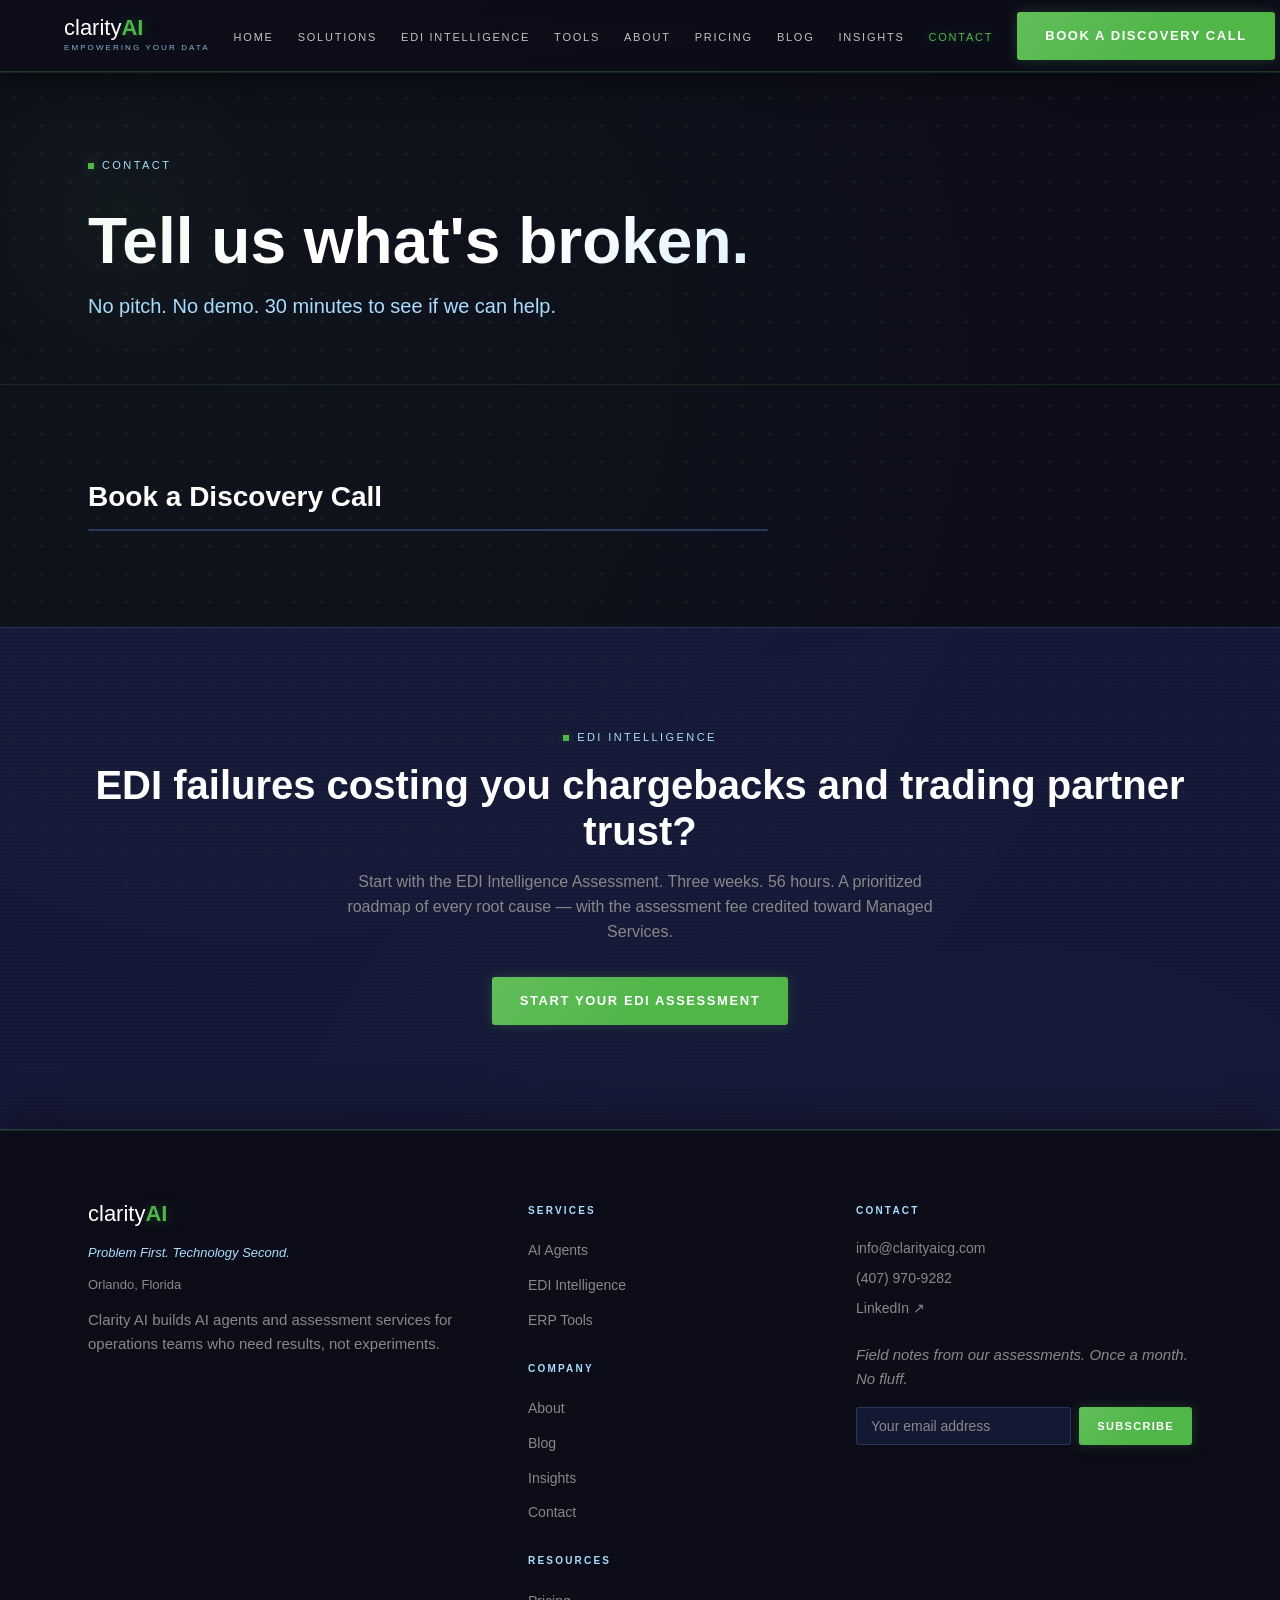
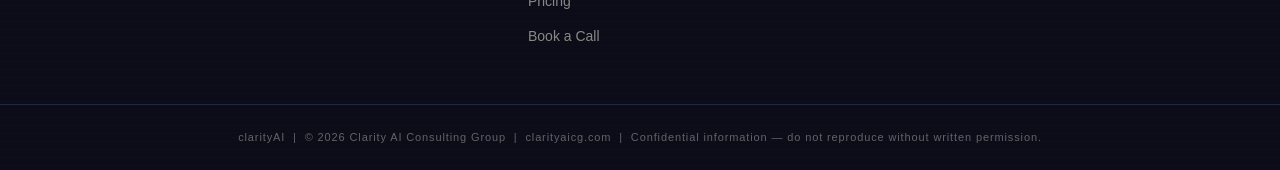
<file: contact.html>
<!DOCTYPE html>
<html lang="en">
<head>
  <meta charset="UTF-8" />
  <meta name="viewport" content="width=device-width, initial-scale=1.0" />
  <title>Contact — Clarity AI | Tell Us What's Broken</title>
  <meta name="description" content="30 minutes. No pitch. No demo. Tell us the operational challenge that's costing you the most — and we'll tell you honestly whether we can help." />
  <link rel="canonical" href="https://clarityaicg.com/contact" />
  <link rel="stylesheet" href="styles.css" />
  <script src="https://bookings.nimbuspop.com/assets/embed.js"></script>
  <style>
    .zoho-booking-embed {
      border-radius: 8px;
      overflow: hidden;
      border: 1px solid #2A3A5C;
    }
  </style>
</head>
<body>

  <a href="#main" class="skip-link">Skip to main content</a>

  <!-- HEADER -->
  <header class="site-header" role="banner">
    <div class="header-inner">
      <a href="index.html" class="wordmark" aria-label="clarityAI — Home">
        <span class="wordmark-text"><span class="clarity">clarity</span><span class="ai-glyph">AI</span></span>
        <span class="wordmark-eyebrow">Empowering Your Data</span>
      </a>
      <nav role="navigation" aria-label="Primary navigation">
        <ul class="nav-links">
          <li><a href="index.html">Home</a></li>
          <li><a href="solutions.html">Solutions</a></li>
          <li><a href="edi-intelligence.html">EDI Intelligence</a></li>
          <li><a href="tools.html">Tools</a></li>
          <li><a href="about.html">About</a></li>
          <li><a href="pricing.html">Pricing</a></li>
          <li><a href="blog.html">Blog</a></li>
          <li><a href="insights.html">Insights</a></li>
          <li><a href="contact.html" aria-current="page">Contact</a></li>
        </ul>
      </nav>
      <a href="contact.html" class="btn-primary nav-cta">Book a Discovery Call</a>
      <button class="hamburger" aria-label="Open navigation menu" aria-expanded="false" onclick="toggleNav(this)">
        <span></span><span></span><span></span>
      </button>
    </div>
    <nav class="mobile-nav" id="mobile-nav" aria-label="Mobile navigation">
      <a href="index.html">Home</a>
      <a href="solutions.html">Solutions</a>
      <a href="edi-intelligence.html">EDI Intelligence</a>
      <a href="tools.html">Tools</a>
      <a href="about.html">About</a>
      <a href="pricing.html">Pricing</a>
      <a href="blog.html">Blog</a>
      <a href="insights.html">Insights</a>
      <a href="contact.html">Contact</a>
      <a href="contact.html" class="btn-primary">Book a Discovery Call</a>
    </nav>
  </header>

  <!-- MAIN -->
  <main id="main">

    <!-- Hero -->
    <section class="page-hero" aria-labelledby="contact-hero-heading">
      <div class="container">
        <span class="eyebrow">Contact</span>
        <h1 id="contact-hero-heading">Tell us what's broken.</h1>
        <p class="subtitle">No pitch. No demo. 30 minutes to see if we can help.</p>
      </div>
    </section>

    <!-- Contact Section -->
    <section class="section" aria-labelledby="contact-form-heading">
      <div class="container">
        <div class="fade-up" style="max-width:680px;">
          <h2 id="contact-form-heading" style="font-size:28px; margin-bottom:16px;">Book a Discovery Call</h2>
          <div class="zoho-booking-embed">
            <div id="inline-container"></div>
          </div>
          <script>
            window.onload = function() {
              Bookings.inlineEmbed({
                url: "https://clarityai.zohobookings.com/portal-embed#/4743680000000041049",
                parent: "#inline-container",
                height: "1200px"
              });
            };
          </script>
        </div>
      </div>
    </section>

    <!-- EDI Assessment CTA -->
    <section class="section-alt" aria-labelledby="contact-edi-heading">
      <div class="container text-center">
        <span class="eyebrow fade-up">EDI Intelligence</span>
        <h2 id="contact-edi-heading" class="fade-up">EDI failures costing you chargebacks and trading partner trust?</h2>
        <p class="fade-up mt-16" style="color:#888888; max-width:600px; margin:16px auto 0;">Start with the EDI Intelligence Assessment. Three weeks. 56 hours. A prioritized roadmap of every root cause — with the assessment fee credited toward Managed Services.</p>
        <a href="edi-intelligence.html" class="btn-primary mt-32 fade-up" style="display:inline-block;">Start Your EDI Assessment</a>
      </div>
    </section>

  </main>

  <!-- FOOTER -->
  <footer class="site-footer" role="contentinfo">
    <div class="footer-grid">
      <div class="footer-col">
        <a href="index.html" class="wordmark" style="text-decoration:none; display:inline-flex; flex-direction:column; margin-bottom:12px;">
          <span class="wordmark-text"><span class="clarity">clarity</span><span class="ai-glyph">AI</span></span>
        </a>
        <p class="tagline">Problem First. Technology Second.</p>
        <p class="location">Orlando, Florida</p>
        <p>Clarity AI builds AI agents and assessment services for operations teams who need results, not experiments.</p>
      </div>
      <div class="footer-col">
        <h4>Services</h4>
        <ul class="footer-links">
          <li><a href="solutions.html">AI Agents</a></li>
          <li><a href="edi-intelligence.html">EDI Intelligence</a></li>
          <li><a href="tools.html">ERP Tools</a></li>
        </ul>
        <h4 style="margin-top:28px;">Company</h4>
        <ul class="footer-links">
          <li><a href="about.html">About</a></li>
          <li><a href="blog.html">Blog</a></li>
          <li><a href="insights.html">Insights</a></li>
          <li><a href="contact.html">Contact</a></li>
        </ul>
        <h4 style="margin-top:28px;">Resources</h4>
        <ul class="footer-links">
          <li><a href="pricing.html">Pricing</a></li>
          <li><a href="contact.html">Book a Call</a></li>
        </ul>
      </div>
      <div class="footer-col">
        <h4>Contact</h4>
        <div class="footer-contact">
          <a href="mailto:info@clarityaicg.com">info@clarityaicg.com</a>
          <a href="tel:+14079709282">(407) 970-9282</a>
          <a href="https://linkedin.com/company/clarityaicg" target="_blank" rel="noopener noreferrer">LinkedIn ↗</a>
        </div>
        <p class="newsletter-label" style="margin-top:24px;">Field notes from our assessments. Once a month. No fluff.</p>
        <form class="newsletter-form" onsubmit="return false;" aria-label="Newsletter signup">
          <label for="nl-email-contact" style="position:absolute;width:1px;height:1px;overflow:hidden;">Email</label>
          <input type="email" id="nl-email-contact" placeholder="Your email address" autocomplete="email" />
          <button type="submit" class="btn-primary">Subscribe</button>
        </form>
      </div>
    </div>
    <div class="footer-bottom">
      clarityAI &nbsp;|&nbsp; © 2026 Clarity AI Consulting Group &nbsp;|&nbsp; clarityaicg.com &nbsp;|&nbsp; Confidential information — do not reproduce without written permission.
    </div>
  </footer>

  <script>
    function toggleNav(btn) {
      const nav = document.getElementById('mobile-nav');
      const open = nav.classList.toggle('open');
      btn.setAttribute('aria-expanded', open);
    }

const fadeEls = document.querySelectorAll('.fade-up');
    if ('IntersectionObserver' in window) {
      const observer = new IntersectionObserver((entries) => {
        entries.forEach(e => { if (e.isIntersecting) { e.target.classList.add('visible'); observer.unobserve(e.target); } });
      }, { threshold: 0.1 });
      fadeEls.forEach(el => observer.observe(el));
    } else { fadeEls.forEach(el => el.classList.add('visible')); }
  </script>
</body>
</html>
</file>
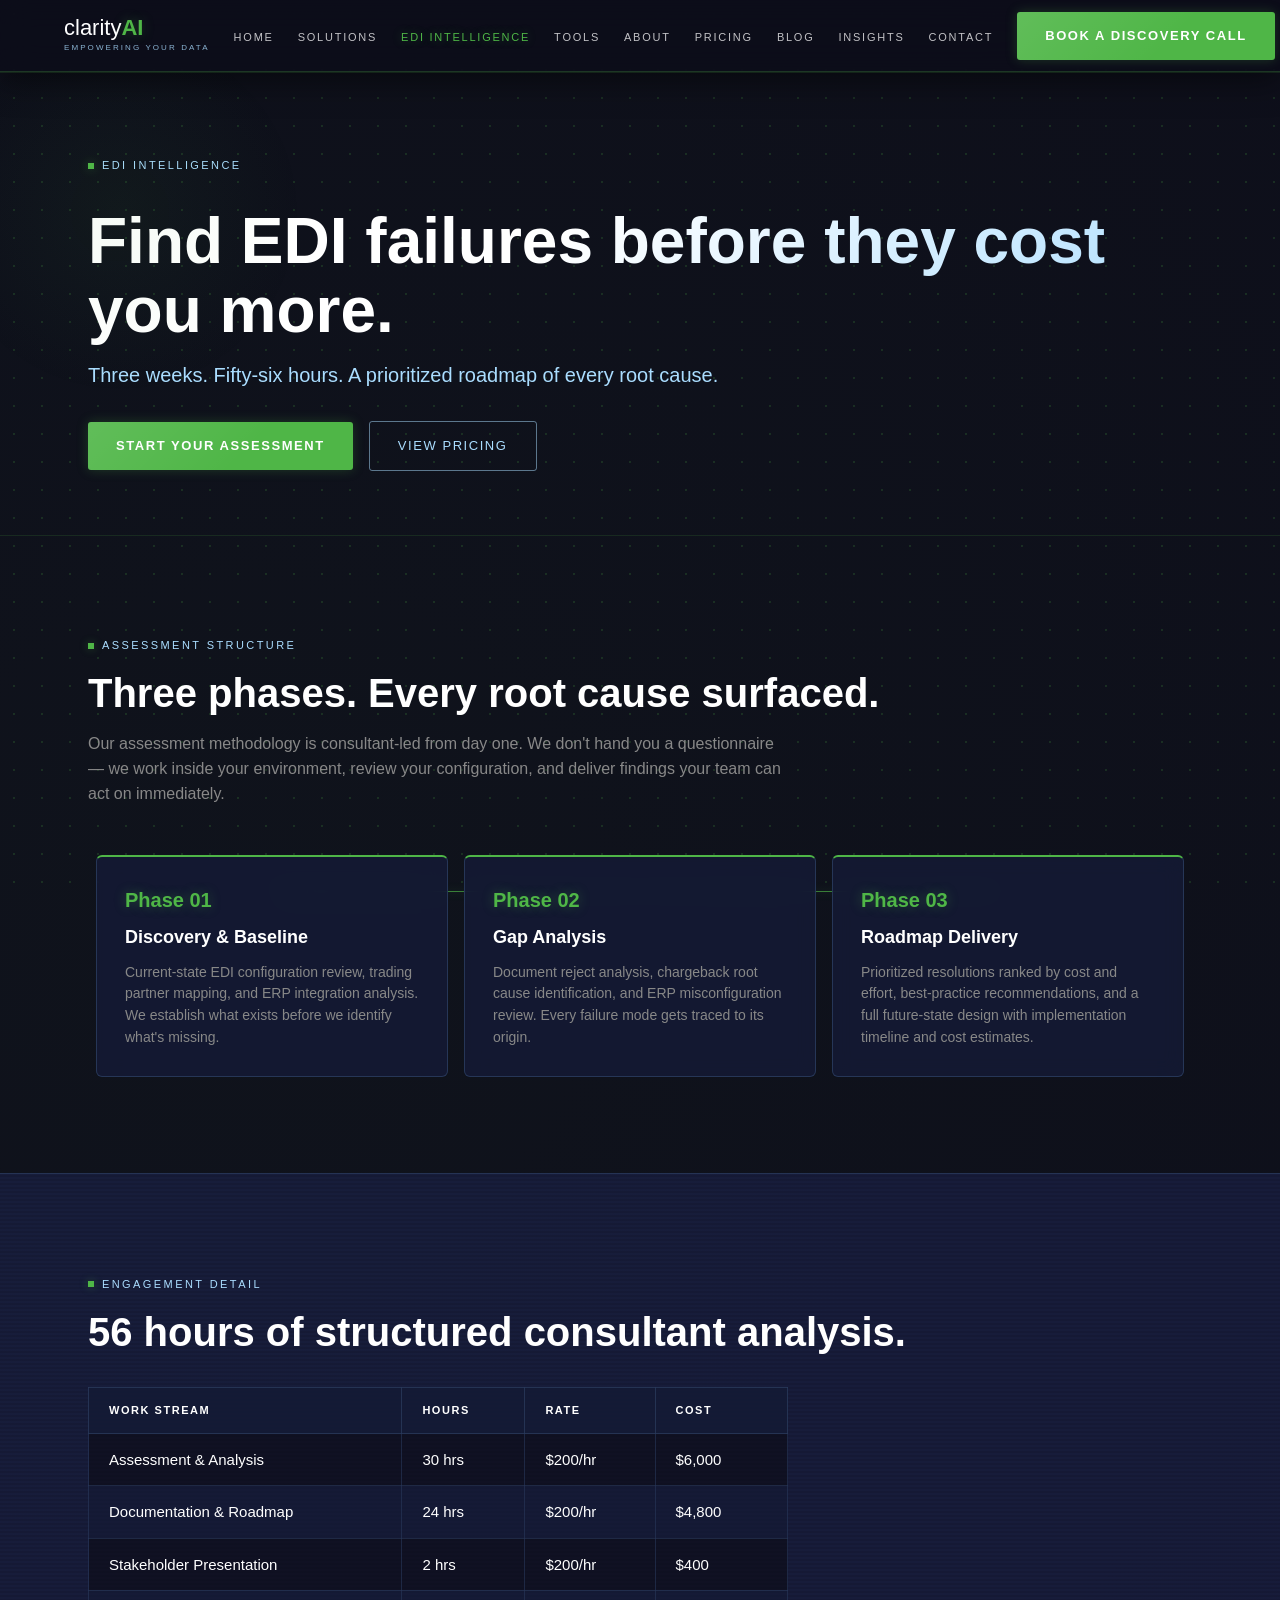
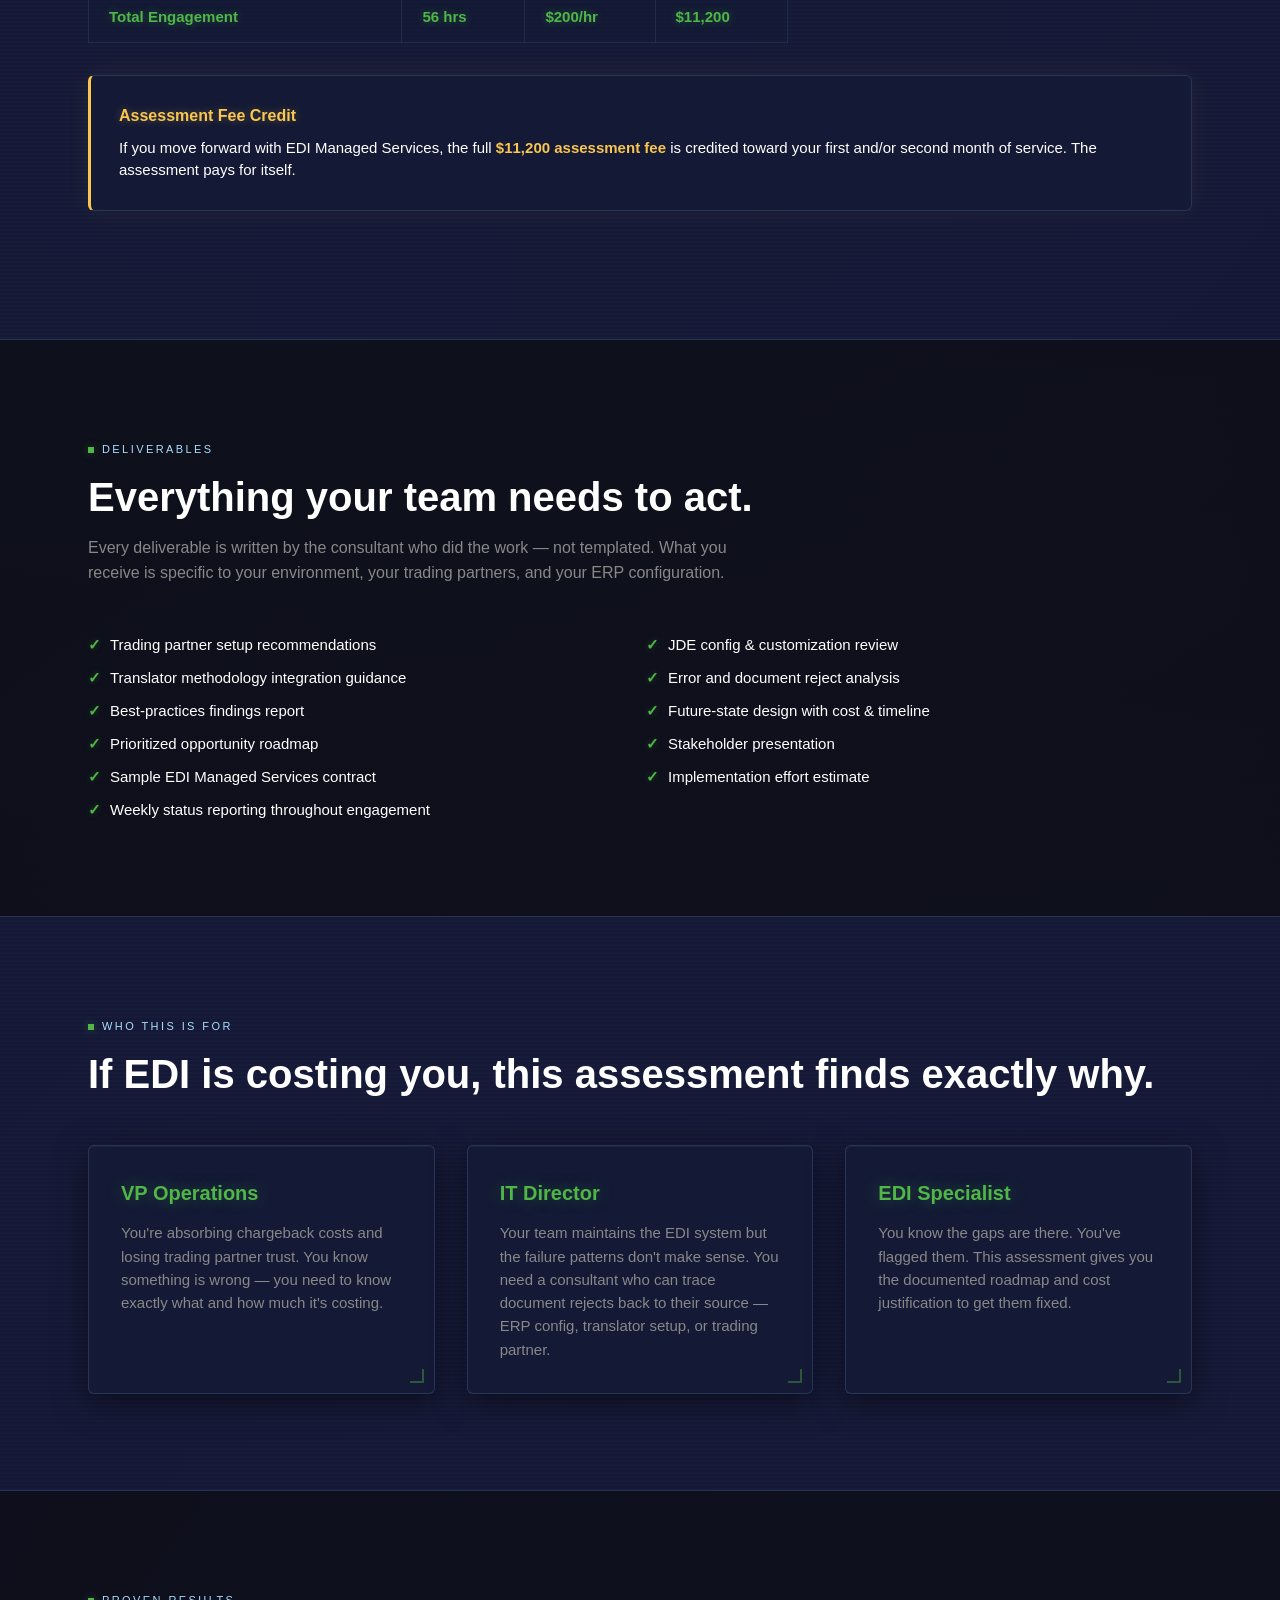
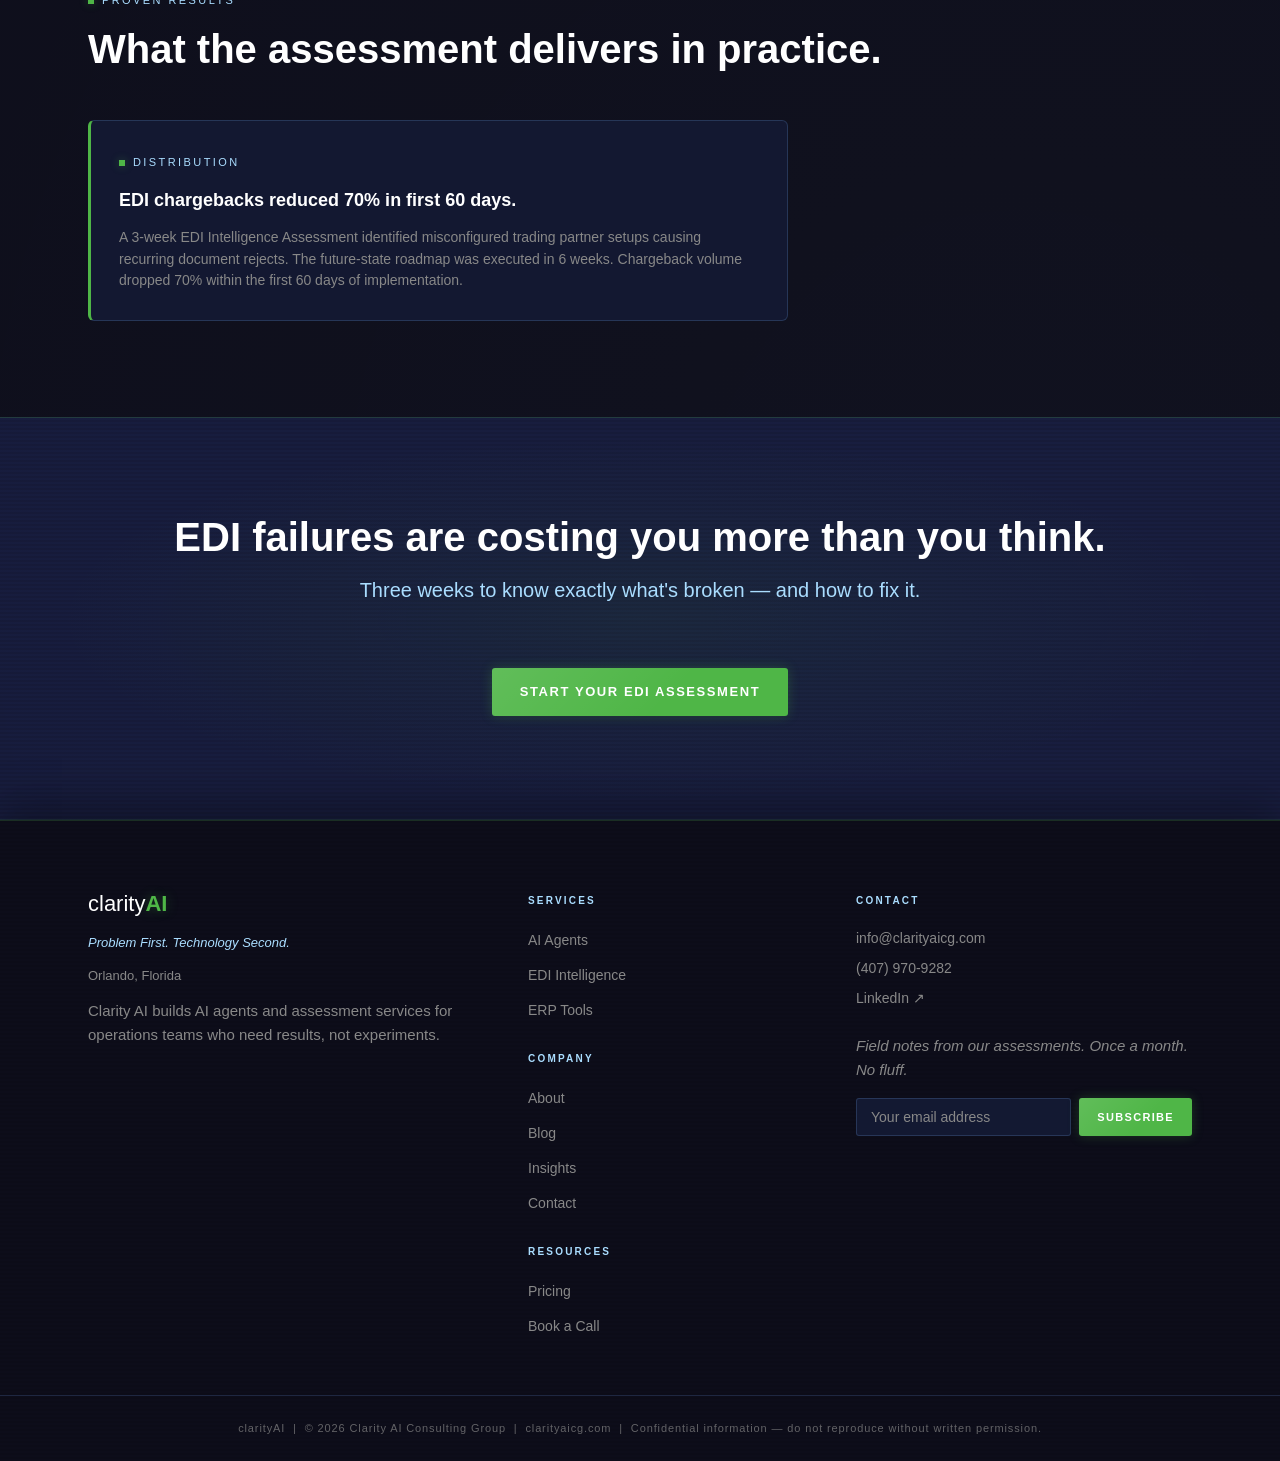
<file: edi-intelligence.html>
<!DOCTYPE html>
<html lang="en">
<head>
  <meta charset="UTF-8" />
  <meta name="viewport" content="width=device-width, initial-scale=1.0" />
  <title>EDI Intelligence — Clarity AI | Find EDI Failures Before They Cost You More</title>
  <meta name="description" content="Structured 3-week EDI Intelligence Assessments that diagnose root causes of EDI failures, trading partner gaps, and ERP misconfiguration — with a prioritized fix roadmap." />
  <link rel="canonical" href="https://clarityaicg.com/edi-intelligence" />
  <link rel="stylesheet" href="styles.css" />
</head>
<body>

  <a href="#main" class="skip-link">Skip to main content</a>

  <!-- HEADER -->
  <header class="site-header" role="banner">
    <div class="header-inner">
      <a href="index.html" class="wordmark" aria-label="clarityAI — Home">
        <span class="wordmark-text"><span class="clarity">clarity</span><span class="ai-glyph">AI</span></span>
        <span class="wordmark-eyebrow">Empowering Your Data</span>
      </a>
      <nav role="navigation" aria-label="Primary navigation">
        <ul class="nav-links">
          <li><a href="index.html">Home</a></li>
          <li><a href="solutions.html">Solutions</a></li>
          <li><a href="edi-intelligence.html" aria-current="page">EDI Intelligence</a></li>
          <li><a href="tools.html">Tools</a></li>
          <li><a href="about.html">About</a></li>
          <li><a href="pricing.html">Pricing</a></li>
          <li><a href="blog.html">Blog</a></li>
          <li><a href="insights.html">Insights</a></li>
          <li><a href="contact.html">Contact</a></li>
        </ul>
      </nav>
      <a href="contact.html" class="btn-primary nav-cta">Book a Discovery Call</a>
      <button class="hamburger" aria-label="Open navigation menu" aria-expanded="false" onclick="toggleNav(this)">
        <span></span><span></span><span></span>
      </button>
    </div>
    <nav class="mobile-nav" id="mobile-nav" aria-label="Mobile navigation">
      <a href="index.html">Home</a>
      <a href="solutions.html">Solutions</a>
      <a href="edi-intelligence.html">EDI Intelligence</a>
      <a href="tools.html">Tools</a>
      <a href="about.html">About</a>
      <a href="pricing.html">Pricing</a>
      <a href="blog.html">Blog</a>
      <a href="insights.html">Insights</a>
      <a href="contact.html">Contact</a>
      <a href="contact.html" class="btn-primary">Book a Discovery Call</a>
    </nav>
  </header>

  <!-- MAIN -->
  <main id="main">

    <!-- Hero -->
    <section class="page-hero" aria-labelledby="edi-hero-heading">
      <div class="container">
        <span class="eyebrow">EDI Intelligence</span>
        <h1 id="edi-hero-heading">Find EDI failures before they cost you more.</h1>
        <p class="subtitle">Three weeks. Fifty-six hours. A prioritized roadmap of every root cause.</p>
        <div class="btn-group mt-32">
          <a href="contact.html" class="btn-primary">Start Your Assessment</a>
          <a href="pricing.html#edi-assessment" class="btn-secondary">View Pricing</a>
        </div>
      </div>
    </section>

    <!-- What the Assessment Covers -->
    <section class="section" aria-labelledby="phases-heading">
      <div class="container">
        <span class="eyebrow fade-up">Assessment Structure</span>
        <h2 id="phases-heading" class="fade-up">Three phases. Every root cause surfaced.</h2>
        <p class="fade-up mt-16" style="color:#888888; max-width:700px;">Our assessment methodology is consultant-led from day one. We don't hand you a questionnaire — we work inside your environment, review your configuration, and deliver findings your team can act on immediately.</p>

        <div class="phase-timeline mt-48">
          <div class="phase fade-up">
            <div class="phase-num">Phase 01</div>
            <h3>Discovery &amp; Baseline</h3>
            <p>Current-state EDI configuration review, trading partner mapping, and ERP integration analysis. We establish what exists before we identify what's missing.</p>
          </div>
          <div class="phase fade-up">
            <div class="phase-num">Phase 02</div>
            <h3>Gap Analysis</h3>
            <p>Document reject analysis, chargeback root cause identification, and ERP misconfiguration review. Every failure mode gets traced to its origin.</p>
          </div>
          <div class="phase fade-up">
            <div class="phase-num">Phase 03</div>
            <h3>Roadmap Delivery</h3>
            <p>Prioritized resolutions ranked by cost and effort, best-practice recommendations, and a full future-state design with implementation timeline and cost estimates.</p>
          </div>
        </div>
      </div>
    </section>

    <!-- Hour Breakdown -->
    <section class="section-alt" aria-labelledby="hours-heading">
      <div class="container">
        <span class="eyebrow fade-up">Engagement Detail</span>
        <h2 id="hours-heading" class="fade-up">56 hours of structured consultant analysis.</h2>
        <div class="fade-up" style="max-width:700px; margin-top:32px;">
          <table class="fee-table" aria-label="Assessment hour and fee breakdown">
            <thead>
              <tr>
                <th>Work Stream</th>
                <th>Hours</th>
                <th>Rate</th>
                <th>Cost</th>
              </tr>
            </thead>
            <tbody>
              <tr>
                <td>Assessment &amp; Analysis</td>
                <td>30 hrs</td>
                <td>$200/hr</td>
                <td>$6,000</td>
              </tr>
              <tr>
                <td>Documentation &amp; Roadmap</td>
                <td>24 hrs</td>
                <td>$200/hr</td>
                <td>$4,800</td>
              </tr>
              <tr>
                <td>Stakeholder Presentation</td>
                <td>2 hrs</td>
                <td>$200/hr</td>
                <td>$400</td>
              </tr>
              <tr class="total-row">
                <td><strong>Total Engagement</strong></td>
                <td><strong>56 hrs</strong></td>
                <td><strong>$200/hr</strong></td>
                <td><strong>$11,200</strong></td>
              </tr>
            </tbody>
          </table>
        </div>

        <div class="credit-callout fade-up">
          <h4>Assessment Fee Credit</h4>
          <p>If you move forward with EDI Managed Services, the full <strong style="color:#F9C74F;">$11,200 assessment fee</strong> is credited toward your first and/or second month of service. The assessment pays for itself.</p>
        </div>
      </div>
    </section>

    <!-- Deliverables -->
    <section class="section" aria-labelledby="deliverables-heading">
      <div class="container">
        <span class="eyebrow fade-up">Deliverables</span>
        <h2 id="deliverables-heading" class="fade-up">Everything your team needs to act.</h2>
        <p class="fade-up mt-16" style="color:#888888; max-width:680px;">Every deliverable is written by the consultant who did the work — not templated. What you receive is specific to your environment, your trading partners, and your ERP configuration.</p>

        <ul class="deliverables-list mt-48 fade-up">
          <li>Trading partner setup recommendations</li>
          <li>JDE config &amp; customization review</li>
          <li>Translator methodology integration guidance</li>
          <li>Error and document reject analysis</li>
          <li>Best-practices findings report</li>
          <li>Future-state design with cost &amp; timeline</li>
          <li>Prioritized opportunity roadmap</li>
          <li>Stakeholder presentation</li>
          <li>Sample EDI Managed Services contract</li>
          <li>Implementation effort estimate</li>
          <li>Weekly status reporting throughout engagement</li>
        </ul>
      </div>
    </section>

    <!-- Who This Is For -->
    <section class="section-alt" aria-labelledby="audience-heading">
      <div class="container">
        <span class="eyebrow fade-up">Who This Is For</span>
        <h2 id="audience-heading" class="fade-up">If EDI is costing you, this assessment finds exactly why.</h2>
        <div class="grid-3 mt-48">
          <div class="card fade-up">
            <span class="step-badge" style="font-size:20px; margin-bottom:12px;">VP Operations</span>
            <p style="color:#888888; font-size:15px;">You're absorbing chargeback costs and losing trading partner trust. You know something is wrong — you need to know exactly what and how much it's costing.</p>
          </div>
          <div class="card fade-up">
            <span class="step-badge" style="font-size:20px; margin-bottom:12px;">IT Director</span>
            <p style="color:#888888; font-size:15px;">Your team maintains the EDI system but the failure patterns don't make sense. You need a consultant who can trace document rejects back to their source — ERP config, translator setup, or trading partner.</p>
          </div>
          <div class="card fade-up">
            <span class="step-badge" style="font-size:20px; margin-bottom:12px;">EDI Specialist</span>
            <p style="color:#888888; font-size:15px;">You know the gaps are there. You've flagged them. This assessment gives you the documented roadmap and cost justification to get them fixed.</p>
          </div>
        </div>
      </div>
    </section>

    <!-- Results -->
    <section class="section" aria-labelledby="edi-results-heading">
      <div class="container">
        <span class="eyebrow fade-up">Proven Results</span>
        <h2 id="edi-results-heading" class="fade-up">What the assessment delivers in practice.</h2>
        <div class="industry-card fade-up mt-48" style="max-width:700px;">
          <span class="eyebrow" style="margin-bottom:8px;">Distribution</span>
          <h3>EDI chargebacks reduced 70% in first 60 days.</h3>
          <p>A 3-week EDI Intelligence Assessment identified misconfigured trading partner setups causing recurring document rejects. The future-state roadmap was executed in 6 weeks. Chargeback volume dropped 70% within the first 60 days of implementation.</p>
        </div>
      </div>
    </section>

    <!-- CTA -->
    <section class="cta-band" aria-labelledby="edi-cta-heading">
      <div class="container">
        <h2 id="edi-cta-heading">EDI failures are costing you more than you think.</h2>
        <p class="subtitle">Three weeks to know exactly what's broken — and how to fix it.</p>
        <a href="contact.html" class="btn-primary mt-32" style="display:inline-block;">Start Your EDI Assessment</a>
      </div>
    </section>

  </main>

  <!-- FOOTER -->
  <footer class="site-footer" role="contentinfo">
    <div class="footer-grid">
      <div class="footer-col">
        <a href="index.html" class="wordmark" style="text-decoration:none; display:inline-flex; flex-direction:column; margin-bottom:12px;">
          <span class="wordmark-text"><span class="clarity">clarity</span><span class="ai-glyph">AI</span></span>
        </a>
        <p class="tagline">Problem First. Technology Second.</p>
        <p class="location">Orlando, Florida</p>
        <p>Clarity AI builds AI agents and assessment services for operations teams who need results, not experiments.</p>
      </div>
      <div class="footer-col">
        <h4>Services</h4>
        <ul class="footer-links">
          <li><a href="solutions.html">AI Agents</a></li>
          <li><a href="edi-intelligence.html">EDI Intelligence</a></li>
          <li><a href="tools.html">ERP Tools</a></li>
        </ul>
        <h4 style="margin-top:28px;">Company</h4>
        <ul class="footer-links">
          <li><a href="about.html">About</a></li>
          <li><a href="blog.html">Blog</a></li>
          <li><a href="insights.html">Insights</a></li>
          <li><a href="contact.html">Contact</a></li>
        </ul>
        <h4 style="margin-top:28px;">Resources</h4>
        <ul class="footer-links">
          <li><a href="pricing.html">Pricing</a></li>
          <li><a href="contact.html">Book a Call</a></li>
        </ul>
      </div>
      <div class="footer-col">
        <h4>Contact</h4>
        <div class="footer-contact">
          <a href="mailto:info@clarityaicg.com">info@clarityaicg.com</a>
          <a href="tel:+14079709282">(407) 970-9282</a>
          <a href="https://linkedin.com/company/clarityaicg" target="_blank" rel="noopener noreferrer">LinkedIn ↗</a>
        </div>
        <p class="newsletter-label" style="margin-top:24px;">Field notes from our assessments. Once a month. No fluff.</p>
        <form class="newsletter-form" onsubmit="return false;" aria-label="Newsletter signup">
          <label for="nl-email-edi" style="position:absolute;width:1px;height:1px;overflow:hidden;">Email</label>
          <input type="email" id="nl-email-edi" placeholder="Your email address" autocomplete="email" />
          <button type="submit" class="btn-primary">Subscribe</button>
        </form>
      </div>
    </div>
    <div class="footer-bottom">
      clarityAI &nbsp;|&nbsp; © 2026 Clarity AI Consulting Group &nbsp;|&nbsp; clarityaicg.com &nbsp;|&nbsp; Confidential information — do not reproduce without written permission.
    </div>
  </footer>

  <script>
    function toggleNav(btn) {
      const nav = document.getElementById('mobile-nav');
      const open = nav.classList.toggle('open');
      btn.setAttribute('aria-expanded', open);
    }
    const fadeEls = document.querySelectorAll('.fade-up');
    if ('IntersectionObserver' in window) {
      const observer = new IntersectionObserver((entries) => {
        entries.forEach(e => { if (e.isIntersecting) { e.target.classList.add('visible'); observer.unobserve(e.target); } });
      }, { threshold: 0.1 });
      fadeEls.forEach(el => observer.observe(el));
    } else { fadeEls.forEach(el => el.classList.add('visible')); }
  </script>
</body>
</html>
</file>
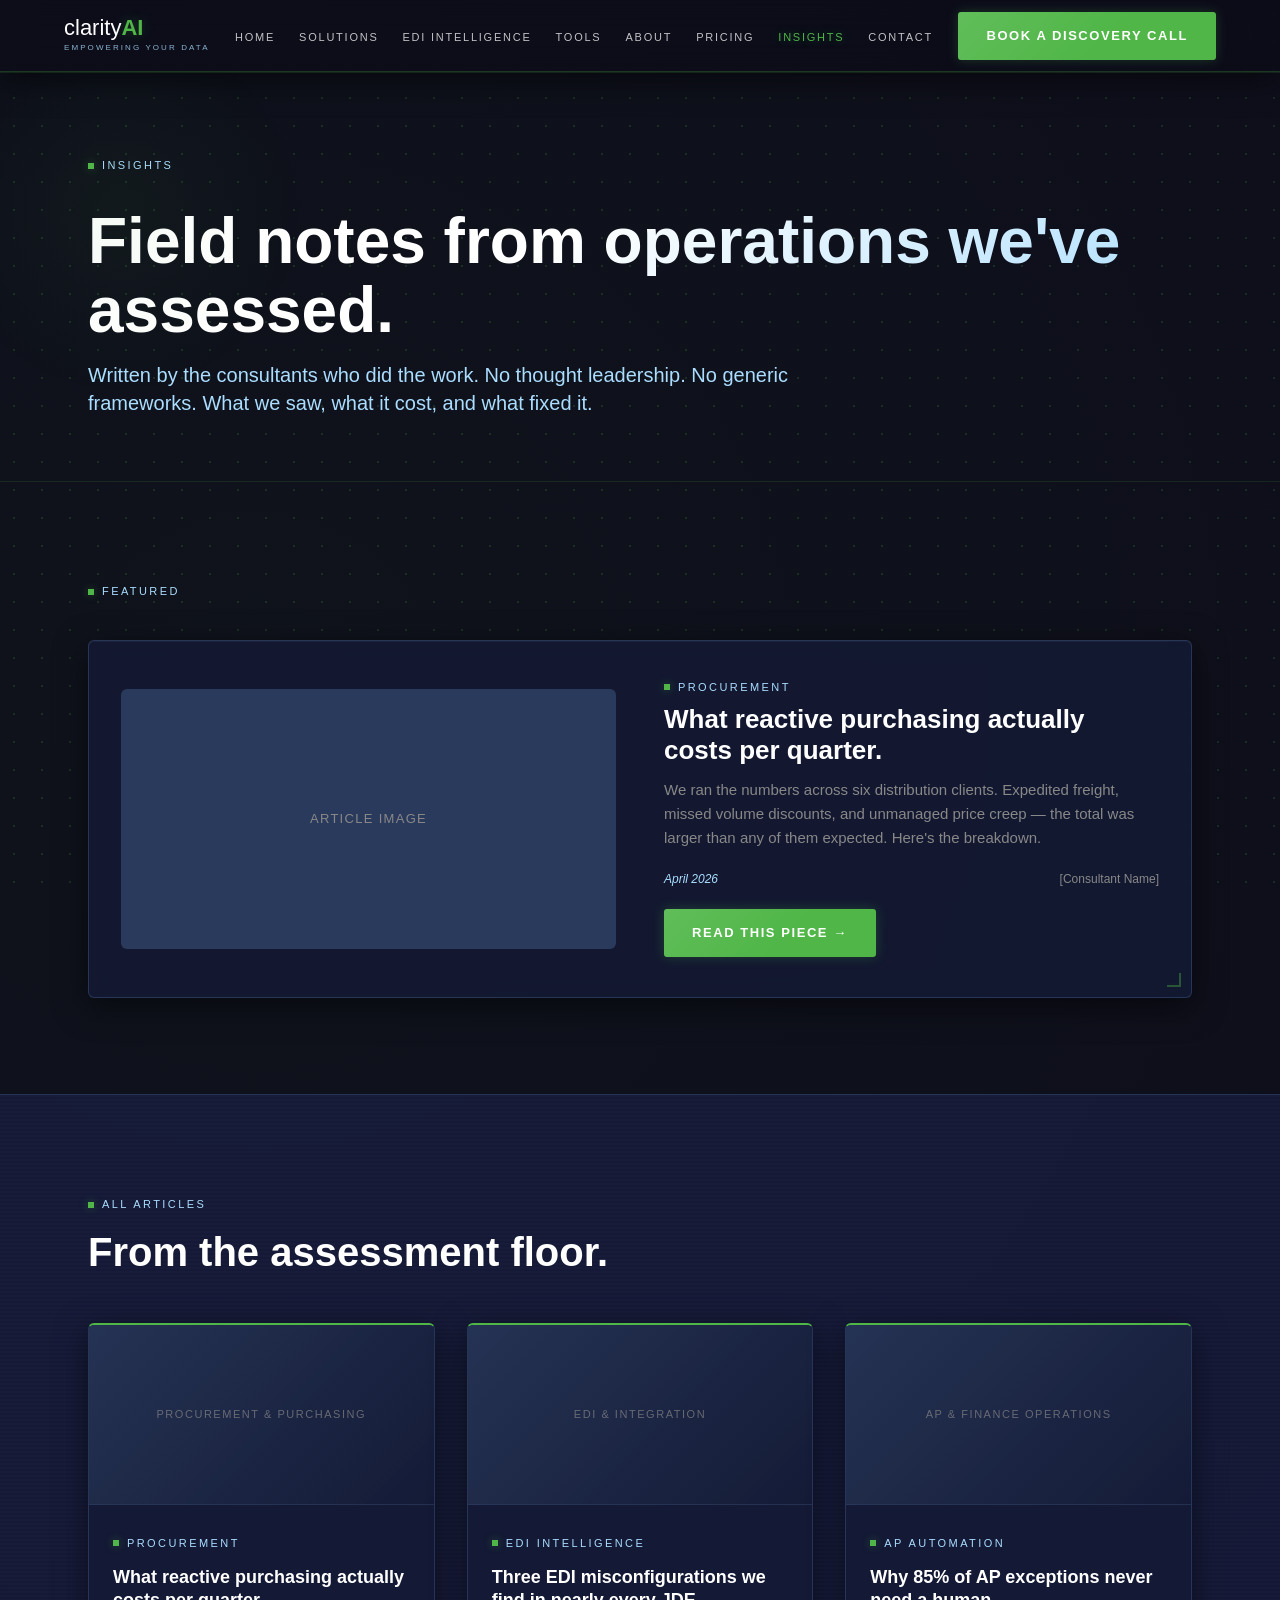
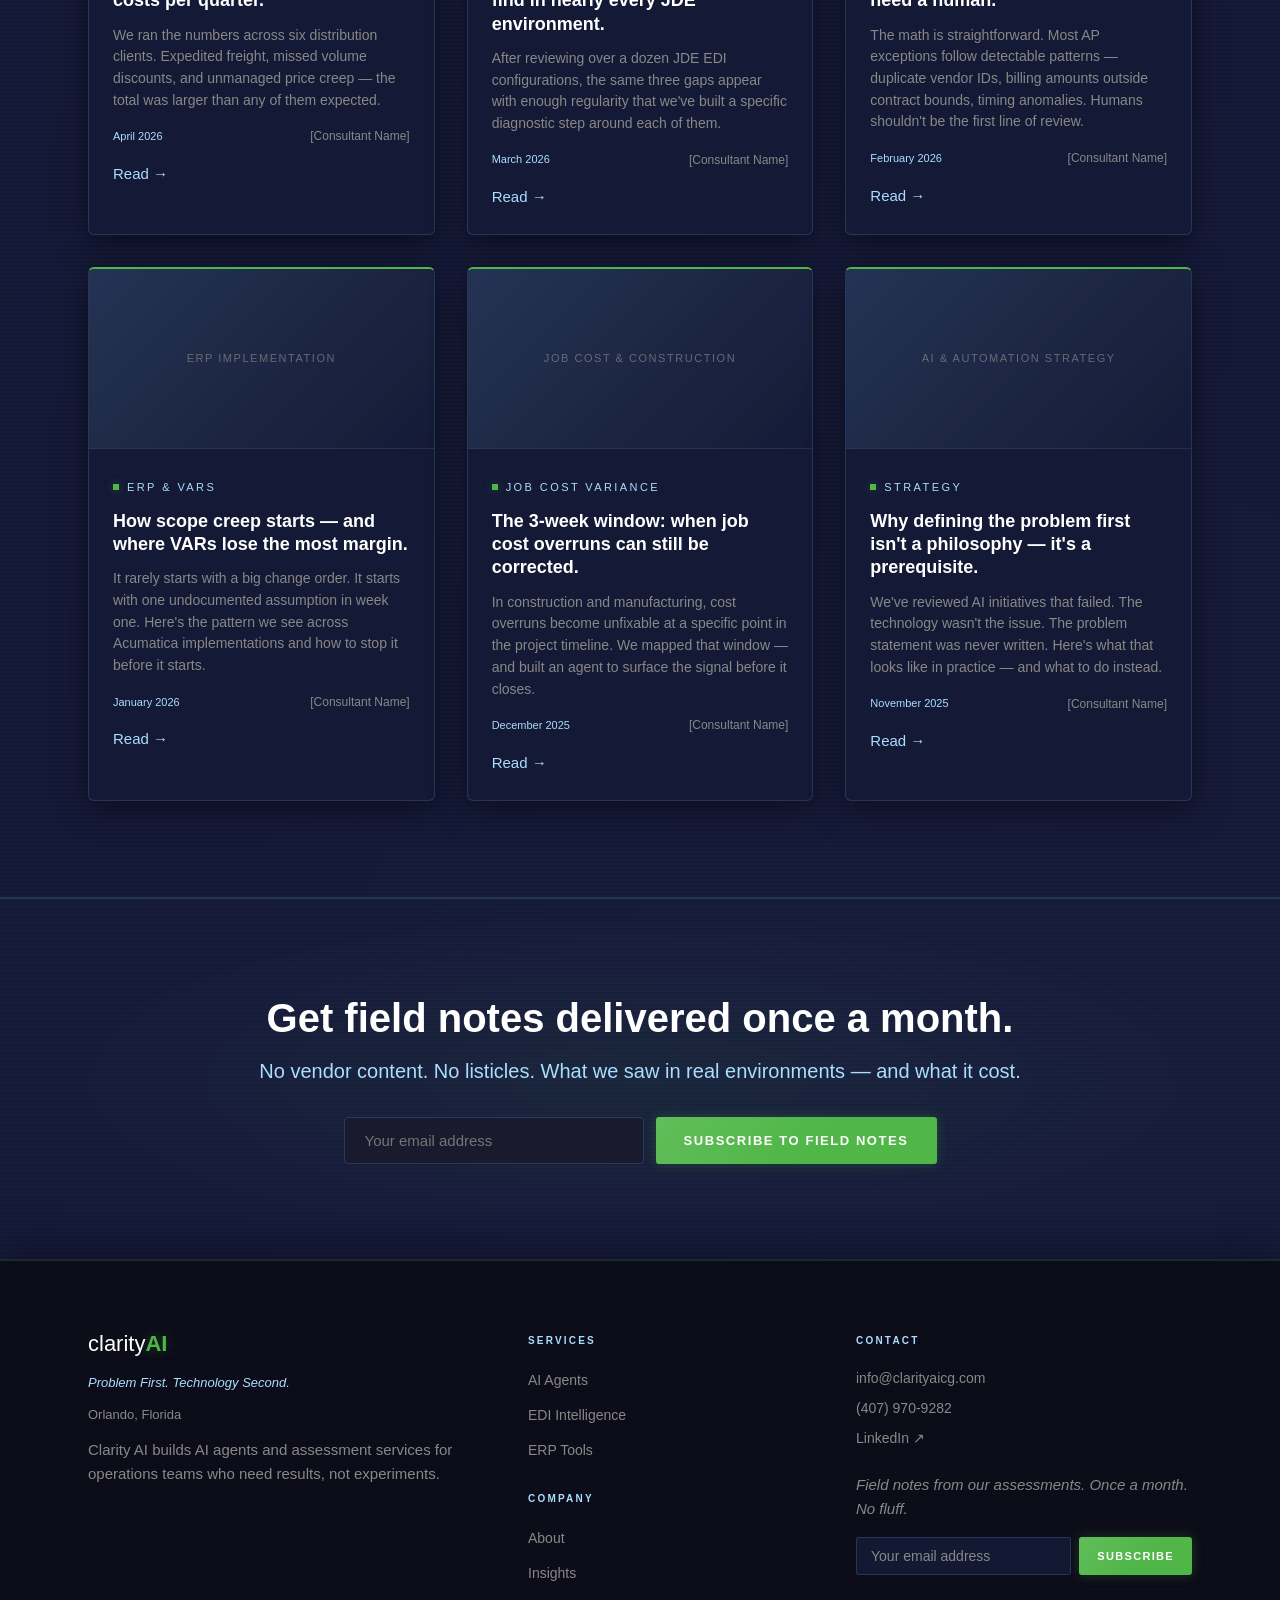
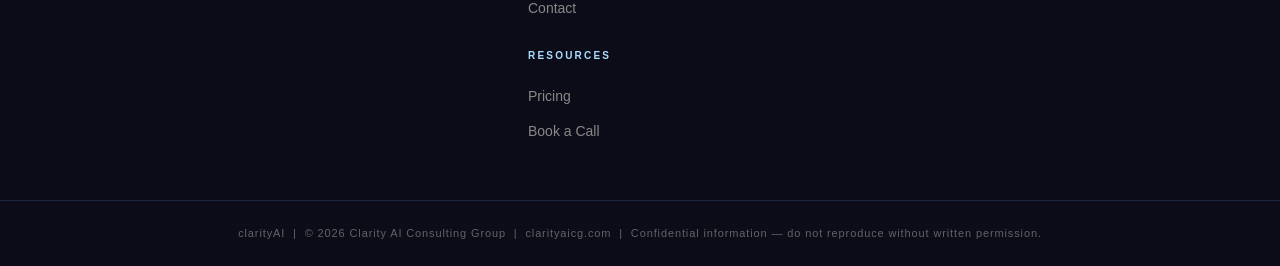
<file: insights.html>
<!DOCTYPE html>
<html lang="en">
<head>
  <meta charset="UTF-8" />
  <meta name="viewport" content="width=device-width, initial-scale=1.0" />
  <title>Insights — Clarity AI | Field Notes from Operations We've Assessed</title>
  <meta name="description" content="Written by the consultants who did the work. Real findings from EDI assessments, ERP implementations, and AI agent deployments across mid-market operations." />
  <link rel="canonical" href="https://clarityaicg.com/insights" />
  <link rel="stylesheet" href="styles.css" />
</head>
<body>

  <a href="#main" class="skip-link">Skip to main content</a>

  <!-- HEADER -->
  <header class="site-header" role="banner">
    <div class="header-inner">
      <a href="index.html" class="wordmark" aria-label="clarityAI — Home">
        <span class="wordmark-text"><span class="clarity">clarity</span><span class="ai-glyph">AI</span></span>
        <span class="wordmark-eyebrow">Empowering Your Data</span>
      </a>
      <nav role="navigation" aria-label="Primary navigation">
        <ul class="nav-links">
          <li><a href="index.html">Home</a></li>
          <li><a href="solutions.html">Solutions</a></li>
          <li><a href="edi-intelligence.html">EDI Intelligence</a></li>
          <li><a href="tools.html">Tools</a></li>
          <li><a href="about.html">About</a></li>
          <li><a href="pricing.html">Pricing</a></li>
          <li><a href="insights.html" aria-current="page">Insights</a></li>
          <li><a href="contact.html">Contact</a></li>
        </ul>
      </nav>
      <a href="contact.html" class="btn-primary nav-cta">Book a Discovery Call</a>
      <button class="hamburger" aria-label="Open navigation menu" aria-expanded="false" onclick="toggleNav(this)">
        <span></span><span></span><span></span>
      </button>
    </div>
    <nav class="mobile-nav" id="mobile-nav" aria-label="Mobile navigation">
      <a href="index.html">Home</a>
      <a href="solutions.html">Solutions</a>
      <a href="edi-intelligence.html">EDI Intelligence</a>
      <a href="tools.html">Tools</a>
      <a href="about.html">About</a>
      <a href="pricing.html">Pricing</a>
      <a href="insights.html">Insights</a>
      <a href="contact.html">Contact</a>
      <a href="contact.html" class="btn-primary">Book a Discovery Call</a>
    </nav>
  </header>

  <!-- MAIN -->
  <main id="main">

    <!-- Hero -->
    <section class="page-hero" aria-labelledby="insights-hero-heading">
      <div class="container">
        <span class="eyebrow">Insights</span>
        <h1 id="insights-hero-heading">Field notes from operations we've assessed.</h1>
        <p class="subtitle">Written by the consultants who did the work. No thought leadership. No generic frameworks. What we saw, what it cost, and what fixed it.</p>
      </div>
    </section>

    <!-- Featured Article -->
    <section class="section" aria-labelledby="featured-article-heading">
      <div class="container">
        <span class="eyebrow fade-up">Featured</span>
        <div class="card fade-up mt-24" style="display:grid; grid-template-columns:1fr 1fr; gap:48px; align-items:center;">
          <div style="background-color:#2A3A5C; border-radius:6px; height:260px; display:flex; align-items:center; justify-content:center; color:#888888; font-size:13px; text-transform:uppercase; letter-spacing:0.1em;" role="img" aria-label="Article image placeholder">
            Article Image
          </div>
          <div>
            <span class="eyebrow" style="margin-bottom:8px;">Procurement</span>
            <h2 id="featured-article-heading" style="font-size:26px; line-height:1.2; margin-bottom:12px;">What reactive purchasing actually costs per quarter.</h2>
            <p style="color:#888888; font-size:15px; line-height:1.6; margin-bottom:20px;">We ran the numbers across six distribution clients. Expedited freight, missed volume discounts, and unmanaged price creep — the total was larger than any of them expected. Here's the breakdown.</p>
            <div style="display:flex; justify-content:space-between; align-items:center; margin-bottom:20px;">
              <span style="font-size:12px; color:#AADDFF; font-style:italic;">April 2026</span>
              <span style="font-size:12px; color:#888888;">[Consultant Name]</span>
            </div>
            <a href="contact.html" class="btn-primary">Read This Piece →</a>
          </div>
        </div>
      </div>
    </section>

    <!-- Article Grid -->
    <section class="section-alt" aria-labelledby="all-articles-heading">
      <div class="container">
        <span class="eyebrow fade-up">All Articles</span>
        <h2 id="all-articles-heading" class="fade-up">From the assessment floor.</h2>

        <div class="blog-grid mt-48">

          <!-- Article 1 -->
          <article class="blog-card fade-up">
            <div class="blog-img-placeholder" role="img" aria-label="Article image placeholder">Procurement &amp; Purchasing</div>
            <div class="blog-card-body">
              <span class="eyebrow" style="margin-bottom:6px;">Procurement</span>
              <h3>What reactive purchasing actually costs per quarter.</h3>
              <p>We ran the numbers across six distribution clients. Expedited freight, missed volume discounts, and unmanaged price creep — the total was larger than any of them expected.</p>
              <div class="blog-meta">
                <span class="date">April 2026</span>
                <span class="author">[Consultant Name]</span>
              </div>
              <a href="contact.html" class="accent-link mt-16">Read →</a>
            </div>
          </article>

          <!-- Article 2 -->
          <article class="blog-card fade-up">
            <div class="blog-img-placeholder" role="img" aria-label="Article image placeholder">EDI &amp; Integration</div>
            <div class="blog-card-body">
              <span class="eyebrow" style="margin-bottom:6px;">EDI Intelligence</span>
              <h3>Three EDI misconfigurations we find in nearly every JDE environment.</h3>
              <p>After reviewing over a dozen JDE EDI configurations, the same three gaps appear with enough regularity that we've built a specific diagnostic step around each of them.</p>
              <div class="blog-meta">
                <span class="date">March 2026</span>
                <span class="author">[Consultant Name]</span>
              </div>
              <a href="contact.html" class="accent-link mt-16">Read →</a>
            </div>
          </article>

          <!-- Article 3 -->
          <article class="blog-card fade-up">
            <div class="blog-img-placeholder" role="img" aria-label="Article image placeholder">AP &amp; Finance Operations</div>
            <div class="blog-card-body">
              <span class="eyebrow" style="margin-bottom:6px;">AP Automation</span>
              <h3>Why 85% of AP exceptions never need a human.</h3>
              <p>The math is straightforward. Most AP exceptions follow detectable patterns — duplicate vendor IDs, billing amounts outside contract bounds, timing anomalies. Humans shouldn't be the first line of review.</p>
              <div class="blog-meta">
                <span class="date">February 2026</span>
                <span class="author">[Consultant Name]</span>
              </div>
              <a href="contact.html" class="accent-link mt-16">Read →</a>
            </div>
          </article>

          <!-- Article 4 placeholder -->
          <article class="blog-card fade-up">
            <div class="blog-img-placeholder" role="img" aria-label="Article image placeholder">ERP Implementation</div>
            <div class="blog-card-body">
              <span class="eyebrow" style="margin-bottom:6px;">ERP &amp; VARs</span>
              <h3>How scope creep starts — and where VARs lose the most margin.</h3>
              <p>It rarely starts with a big change order. It starts with one undocumented assumption in week one. Here's the pattern we see across Acumatica implementations and how to stop it before it starts.</p>
              <div class="blog-meta">
                <span class="date">January 2026</span>
                <span class="author">[Consultant Name]</span>
              </div>
              <a href="contact.html" class="accent-link mt-16">Read →</a>
            </div>
          </article>

          <!-- Article 5 placeholder -->
          <article class="blog-card fade-up">
            <div class="blog-img-placeholder" role="img" aria-label="Article image placeholder">Job Cost &amp; Construction</div>
            <div class="blog-card-body">
              <span class="eyebrow" style="margin-bottom:6px;">Job Cost Variance</span>
              <h3>The 3-week window: when job cost overruns can still be corrected.</h3>
              <p>In construction and manufacturing, cost overruns become unfixable at a specific point in the project timeline. We mapped that window — and built an agent to surface the signal before it closes.</p>
              <div class="blog-meta">
                <span class="date">December 2025</span>
                <span class="author">[Consultant Name]</span>
              </div>
              <a href="contact.html" class="accent-link mt-16">Read →</a>
            </div>
          </article>

          <!-- Article 6 placeholder -->
          <article class="blog-card fade-up">
            <div class="blog-img-placeholder" role="img" aria-label="Article image placeholder">AI &amp; Automation Strategy</div>
            <div class="blog-card-body">
              <span class="eyebrow" style="margin-bottom:6px;">Strategy</span>
              <h3>Why defining the problem first isn't a philosophy — it's a prerequisite.</h3>
              <p>We've reviewed AI initiatives that failed. The technology wasn't the issue. The problem statement was never written. Here's what that looks like in practice — and what to do instead.</p>
              <div class="blog-meta">
                <span class="date">November 2025</span>
                <span class="author">[Consultant Name]</span>
              </div>
              <a href="contact.html" class="accent-link mt-16">Read →</a>
            </div>
          </article>

        </div>
      </div>
    </section>

    <!-- Newsletter CTA -->
    <section class="cta-band" aria-labelledby="insights-cta-heading">
      <div class="container">
        <h2 id="insights-cta-heading">Get field notes delivered once a month.</h2>
        <p class="subtitle">No vendor content. No listicles. What we saw in real environments — and what it cost.</p>
        <form onsubmit="return false;" style="display:flex; gap:12px; justify-content:center; flex-wrap:wrap; margin-top:32px;" aria-label="Newsletter signup form">
          <label for="insights-nl-email" style="position:absolute;width:1px;height:1px;overflow:hidden;">Email address</label>
          <input type="email" id="insights-nl-email" placeholder="Your email address" autocomplete="email"
            style="background-color:#1A1A2E; border:1px solid #2A3A5C; color:#FFFFFF; font-family:Calibri,sans-serif; font-size:15px; padding:14px 20px; border-radius:4px; min-width:300px;" />
          <button type="submit" class="btn-primary">Subscribe to Field Notes</button>
        </form>
      </div>
    </section>

  </main>

  <!-- FOOTER -->
  <footer class="site-footer" role="contentinfo">
    <div class="footer-grid">
      <div class="footer-col">
        <a href="index.html" class="wordmark" style="text-decoration:none; display:inline-flex; flex-direction:column; margin-bottom:12px;">
          <span class="wordmark-text"><span class="clarity">clarity</span><span class="ai-glyph">AI</span></span>
        </a>
        <p class="tagline">Problem First. Technology Second.</p>
        <p class="location">Orlando, Florida</p>
        <p>Clarity AI builds AI agents and assessment services for operations teams who need results, not experiments.</p>
      </div>
      <div class="footer-col">
        <h4>Services</h4>
        <ul class="footer-links">
          <li><a href="solutions.html">AI Agents</a></li>
          <li><a href="edi-intelligence.html">EDI Intelligence</a></li>
          <li><a href="tools.html">ERP Tools</a></li>
        </ul>
        <h4 style="margin-top:28px;">Company</h4>
        <ul class="footer-links">
          <li><a href="about.html">About</a></li>
          <li><a href="insights.html">Insights</a></li>
          <li><a href="contact.html">Contact</a></li>
        </ul>
        <h4 style="margin-top:28px;">Resources</h4>
        <ul class="footer-links">
          <li><a href="pricing.html">Pricing</a></li>
          <li><a href="contact.html">Book a Call</a></li>
        </ul>
      </div>
      <div class="footer-col">
        <h4>Contact</h4>
        <div class="footer-contact">
          <a href="mailto:info@clarityaicg.com">info@clarityaicg.com</a>
          <a href="tel:+14079709282">(407) 970-9282</a>
          <a href="https://linkedin.com/company/clarityaicg" target="_blank" rel="noopener noreferrer">LinkedIn ↗</a>
        </div>
        <p class="newsletter-label" style="margin-top:24px;">Field notes from our assessments. Once a month. No fluff.</p>
        <form class="newsletter-form" onsubmit="return false;" aria-label="Newsletter signup">
          <label for="nl-email-insights" style="position:absolute;width:1px;height:1px;overflow:hidden;">Email</label>
          <input type="email" id="nl-email-insights" placeholder="Your email address" autocomplete="email" />
          <button type="submit" class="btn-primary">Subscribe</button>
        </form>
      </div>
    </div>
    <div class="footer-bottom">
      clarityAI &nbsp;|&nbsp; © 2026 Clarity AI Consulting Group &nbsp;|&nbsp; clarityaicg.com &nbsp;|&nbsp; Confidential information — do not reproduce without written permission.
    </div>
  </footer>

  <script>
    function toggleNav(btn) {
      const nav = document.getElementById('mobile-nav');
      const open = nav.classList.toggle('open');
      btn.setAttribute('aria-expanded', open);
    }
    const fadeEls = document.querySelectorAll('.fade-up');
    if ('IntersectionObserver' in window) {
      const observer = new IntersectionObserver((entries) => {
        entries.forEach(e => { if (e.isIntersecting) { e.target.classList.add('visible'); observer.unobserve(e.target); } });
      }, { threshold: 0.1 });
      fadeEls.forEach(el => observer.observe(el));
    } else { fadeEls.forEach(el => el.classList.add('visible')); }
  </script>
</body>
</html>
</file>
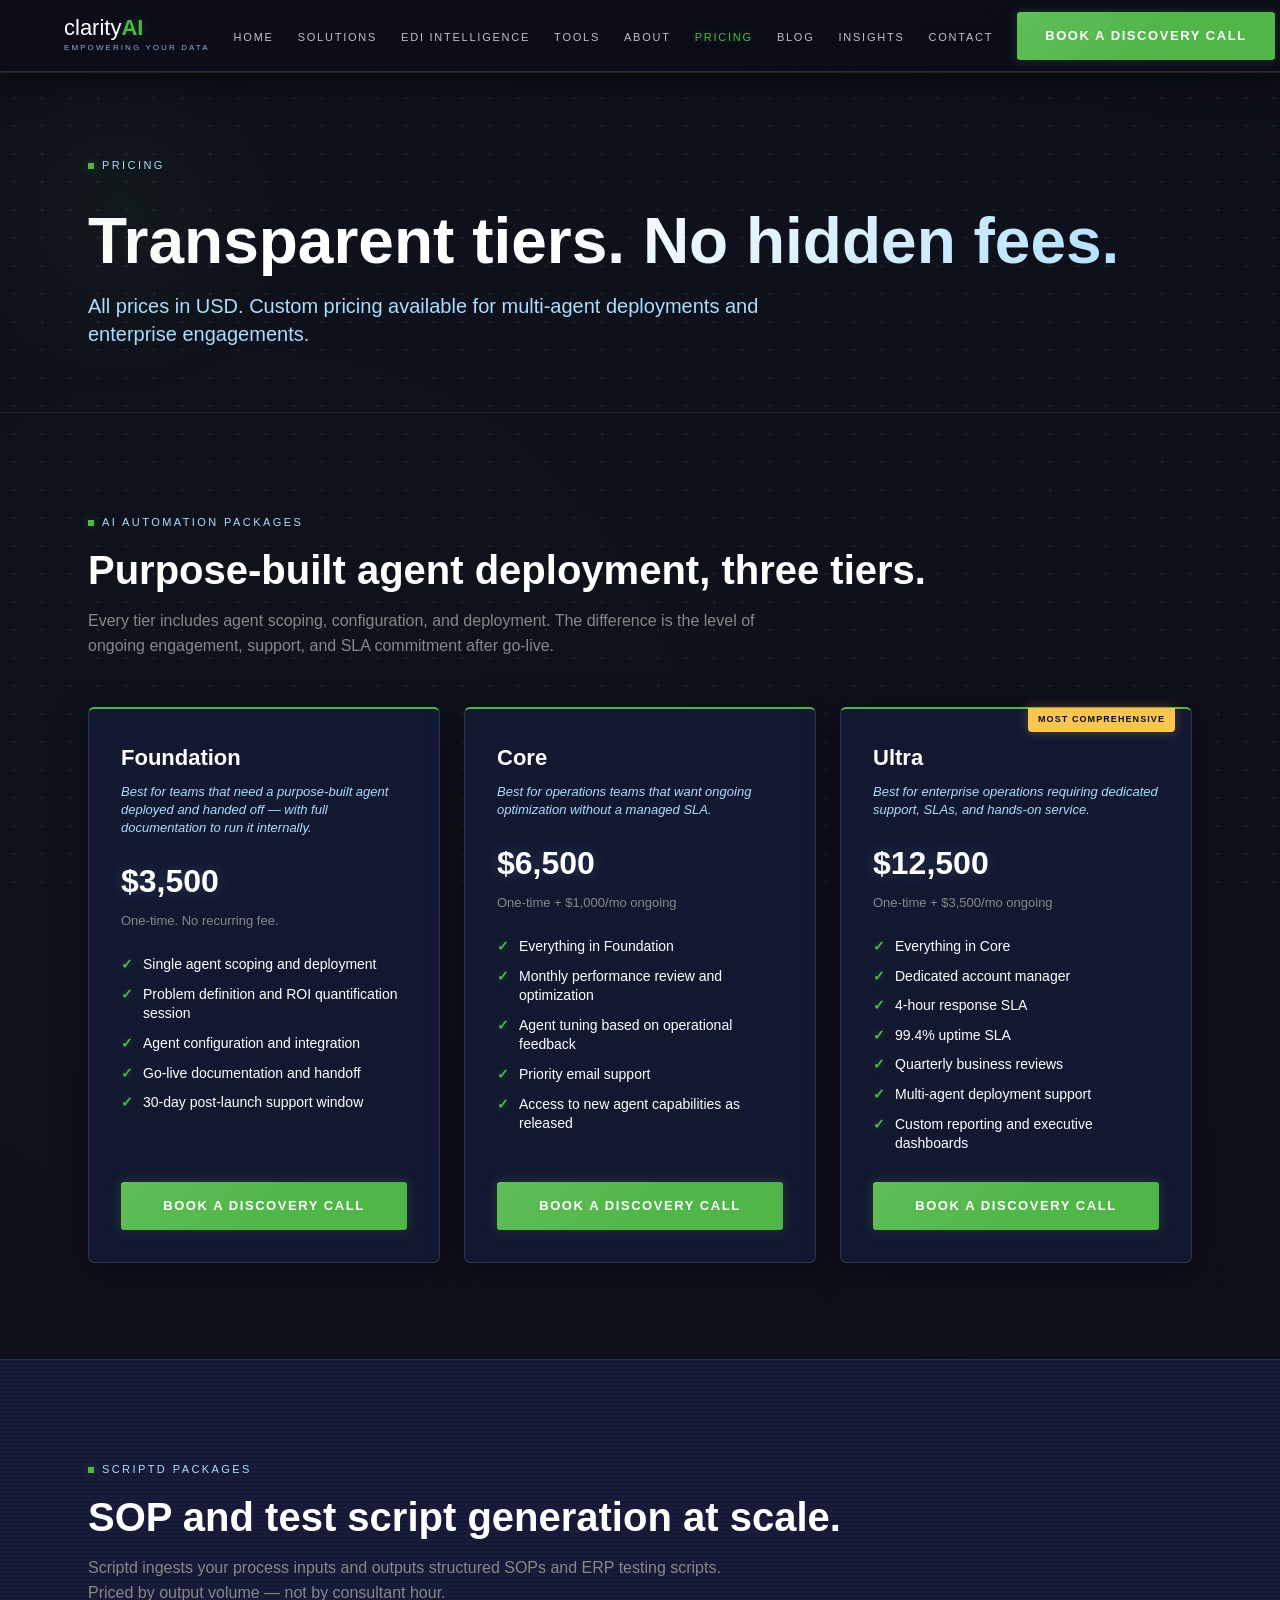
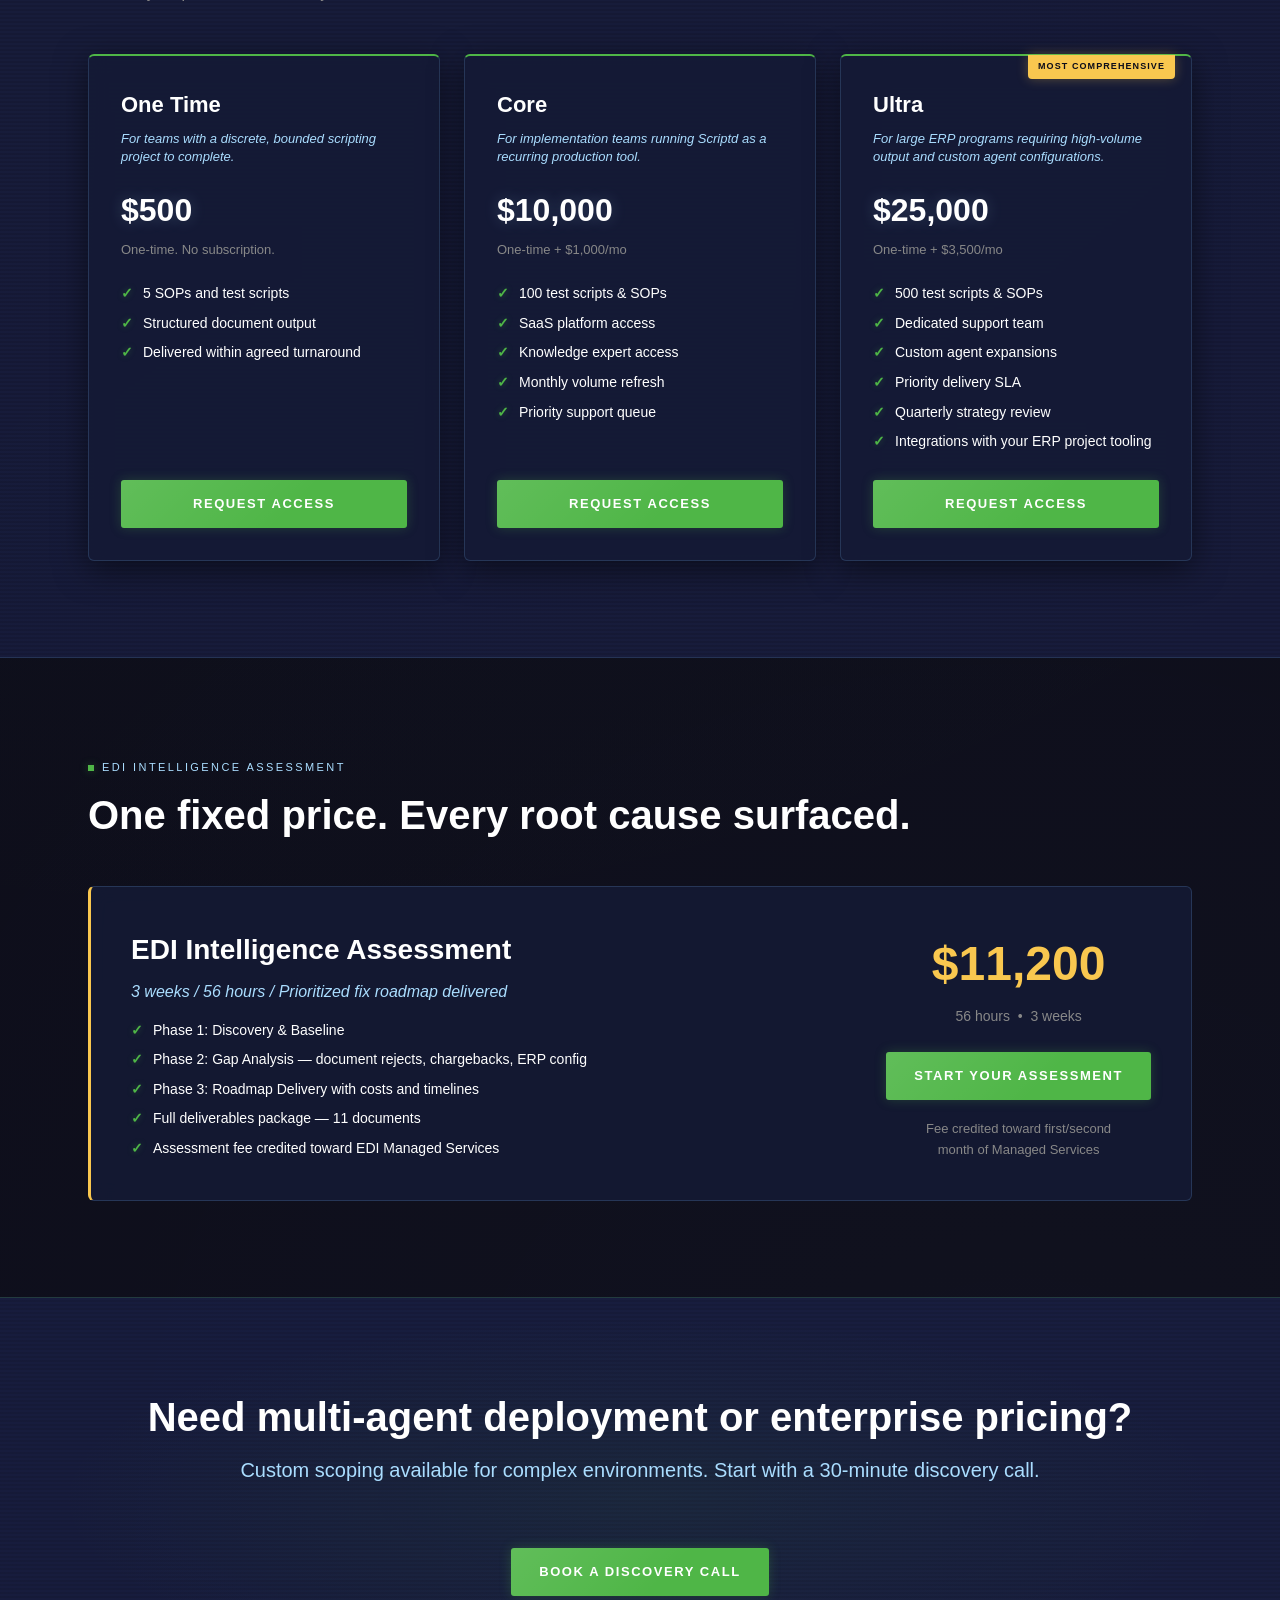
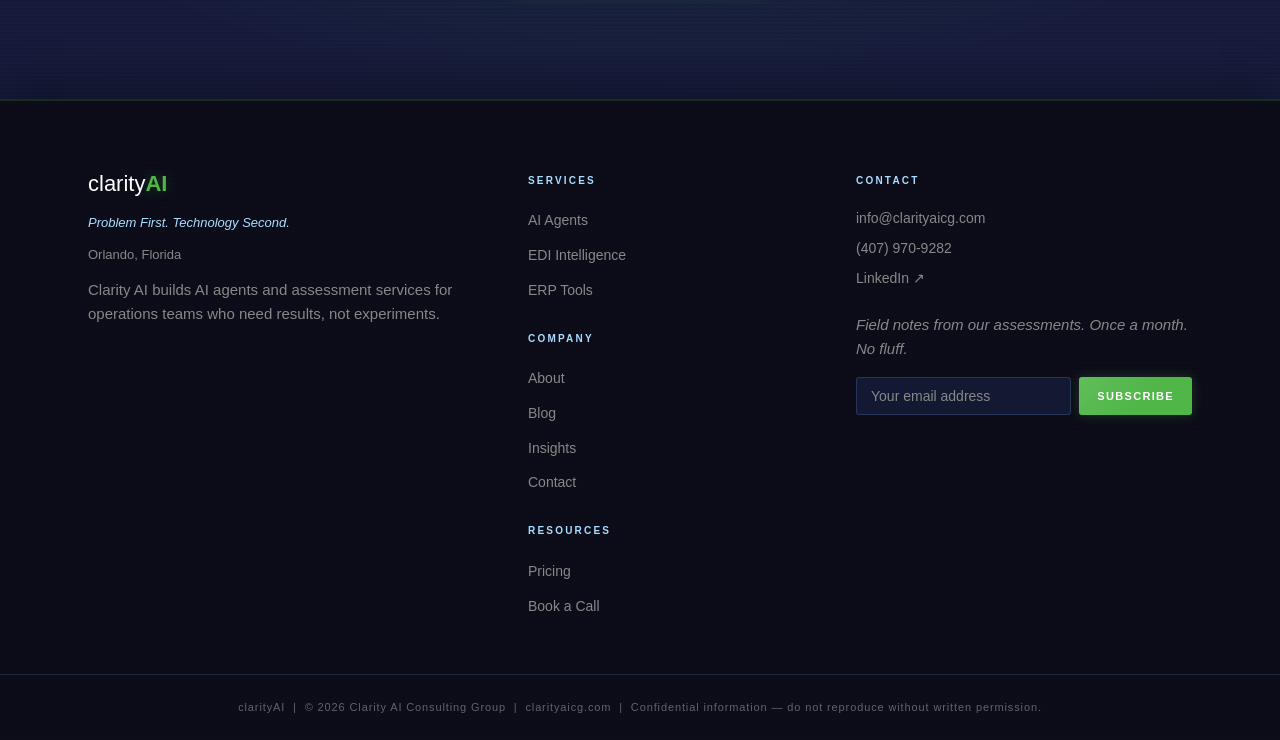
<file: pricing.html>
<!DOCTYPE html>
<html lang="en">
<head>
  <meta charset="UTF-8" />
  <meta name="viewport" content="width=device-width, initial-scale=1.0" />
  <title>Pricing — Clarity AI | Transparent Tiers. No Hidden Fees.</title>
  <meta name="description" content="Transparent pricing for AI automation packages, Scriptd, and EDI Intelligence assessments. All prices in USD. Custom pricing available for multi-agent deployments." />
  <link rel="canonical" href="https://clarityaicg.com/pricing" />
  <link rel="stylesheet" href="styles.css" />
</head>
<body>

  <a href="#main" class="skip-link">Skip to main content</a>

  <!-- HEADER -->
  <header class="site-header" role="banner">
    <div class="header-inner">
      <a href="index.html" class="wordmark" aria-label="clarityAI — Home">
        <span class="wordmark-text"><span class="clarity">clarity</span><span class="ai-glyph">AI</span></span>
        <span class="wordmark-eyebrow">Empowering Your Data</span>
      </a>
      <nav role="navigation" aria-label="Primary navigation">
        <ul class="nav-links">
          <li><a href="index.html">Home</a></li>
          <li><a href="solutions.html">Solutions</a></li>
          <li><a href="edi-intelligence.html">EDI Intelligence</a></li>
          <li><a href="tools.html">Tools</a></li>
          <li><a href="about.html">About</a></li>
          <li><a href="pricing.html" aria-current="page">Pricing</a></li>
          <li><a href="blog.html">Blog</a></li>
          <li><a href="insights.html">Insights</a></li>
          <li><a href="contact.html">Contact</a></li>
        </ul>
      </nav>
      <a href="contact.html" class="btn-primary nav-cta">Book a Discovery Call</a>
      <button class="hamburger" aria-label="Open navigation menu" aria-expanded="false" onclick="toggleNav(this)">
        <span></span><span></span><span></span>
      </button>
    </div>
    <nav class="mobile-nav" id="mobile-nav" aria-label="Mobile navigation">
      <a href="index.html">Home</a>
      <a href="solutions.html">Solutions</a>
      <a href="edi-intelligence.html">EDI Intelligence</a>
      <a href="tools.html">Tools</a>
      <a href="about.html">About</a>
      <a href="pricing.html">Pricing</a>
      <a href="blog.html">Blog</a>
      <a href="insights.html">Insights</a>
      <a href="contact.html">Contact</a>
      <a href="contact.html" class="btn-primary">Book a Discovery Call</a>
    </nav>
  </header>

  <!-- MAIN -->
  <main id="main">

    <!-- Hero -->
    <section class="page-hero" aria-labelledby="pricing-hero-heading">
      <div class="container">
        <span class="eyebrow">Pricing</span>
        <h1 id="pricing-hero-heading">Transparent tiers. No hidden fees.</h1>
        <p class="subtitle">All prices in USD. Custom pricing available for multi-agent deployments and enterprise engagements.</p>
      </div>
    </section>

    <!-- AI Automation Packages -->
    <section class="section" aria-labelledby="ai-pricing-heading">
      <div class="container">
        <span class="eyebrow fade-up">AI Automation Packages</span>
        <h2 id="ai-pricing-heading" class="fade-up">Purpose-built agent deployment, three tiers.</h2>
        <p class="fade-up mt-16" style="color:#888888; max-width:680px;">Every tier includes agent scoping, configuration, and deployment. The difference is the level of ongoing engagement, support, and SLA commitment after go-live.</p>

        <div class="pricing-grid mt-48">

          <!-- Foundation -->
          <div class="pricing-card fade-up">
            <h3>Foundation</h3>
            <p class="best-for">Best for teams that need a purpose-built agent deployed and handed off — with full documentation to run it internally.</p>
            <div class="price">$3,500</div>
            <div class="price-sub">One-time. No recurring fee.</div>
            <ul class="pricing-features">
              <li>Single agent scoping and deployment</li>
              <li>Problem definition and ROI quantification session</li>
              <li>Agent configuration and integration</li>
              <li>Go-live documentation and handoff</li>
              <li>30-day post-launch support window</li>
            </ul>
            <a href="contact.html" class="btn-primary" style="display:block; text-align:center;">Book a Discovery Call</a>
          </div>

          <!-- Core -->
          <div class="pricing-card fade-up">
            <h3>Core</h3>
            <p class="best-for">Best for operations teams that want ongoing optimization without a managed SLA.</p>
            <div class="price">$6,500</div>
            <div class="price-sub">One-time + $1,000/mo ongoing</div>
            <ul class="pricing-features">
              <li>Everything in Foundation</li>
              <li>Monthly performance review and optimization</li>
              <li>Agent tuning based on operational feedback</li>
              <li>Priority email support</li>
              <li>Access to new agent capabilities as released</li>
            </ul>
            <a href="contact.html" class="btn-primary" style="display:block; text-align:center;">Book a Discovery Call</a>
          </div>

          <!-- Ultra -->
          <div class="pricing-card fade-up" style="position:relative;">
            <span class="pricing-ribbon">Most Comprehensive</span>
            <h3>Ultra</h3>
            <p class="best-for">Best for enterprise operations requiring dedicated support, SLAs, and hands-on service.</p>
            <div class="price">$12,500</div>
            <div class="price-sub">One-time + $3,500/mo ongoing</div>
            <ul class="pricing-features">
              <li>Everything in Core</li>
              <li>Dedicated account manager</li>
              <li>4-hour response SLA</li>
              <li>99.4% uptime SLA</li>
              <li>Quarterly business reviews</li>
              <li>Multi-agent deployment support</li>
              <li>Custom reporting and executive dashboards</li>
            </ul>
            <a href="contact.html" class="btn-primary" style="display:block; text-align:center;">Book a Discovery Call</a>
          </div>

        </div>
      </div>
    </section>

    <!-- Scriptd Packages -->
    <section class="section-alt" aria-labelledby="scriptd-pricing-heading">
      <div class="container">
        <span class="eyebrow fade-up">Scriptd Packages</span>
        <h2 id="scriptd-pricing-heading" class="fade-up">SOP and test script generation at scale.</h2>
        <p class="fade-up mt-16" style="color:#888888; max-width:680px;">Scriptd ingests your process inputs and outputs structured SOPs and ERP testing scripts. Priced by output volume — not by consultant hour.</p>

        <div class="pricing-grid mt-48">

          <!-- One Time -->
          <div class="pricing-card fade-up">
            <h3>One Time</h3>
            <p class="best-for">For teams with a discrete, bounded scripting project to complete.</p>
            <div class="price">$500</div>
            <div class="price-sub">One-time. No subscription.</div>
            <ul class="pricing-features">
              <li>5 SOPs and test scripts</li>
              <li>Structured document output</li>
              <li>Delivered within agreed turnaround</li>
            </ul>
            <a href="contact.html" class="btn-primary" style="display:block; text-align:center;">Request Access</a>
          </div>

          <!-- Core -->
          <div class="pricing-card fade-up">
            <h3>Core</h3>
            <p class="best-for">For implementation teams running Scriptd as a recurring production tool.</p>
            <div class="price">$10,000</div>
            <div class="price-sub">One-time + $1,000/mo</div>
            <ul class="pricing-features">
              <li>100 test scripts &amp; SOPs</li>
              <li>SaaS platform access</li>
              <li>Knowledge expert access</li>
              <li>Monthly volume refresh</li>
              <li>Priority support queue</li>
            </ul>
            <a href="contact.html" class="btn-primary" style="display:block; text-align:center;">Request Access</a>
          </div>

          <!-- Ultra -->
          <div class="pricing-card fade-up" style="position:relative;">
            <span class="pricing-ribbon">Most Comprehensive</span>
            <h3>Ultra</h3>
            <p class="best-for">For large ERP programs requiring high-volume output and custom agent configurations.</p>
            <div class="price">$25,000</div>
            <div class="price-sub">One-time + $3,500/mo</div>
            <ul class="pricing-features">
              <li>500 test scripts &amp; SOPs</li>
              <li>Dedicated support team</li>
              <li>Custom agent expansions</li>
              <li>Priority delivery SLA</li>
              <li>Quarterly strategy review</li>
              <li>Integrations with your ERP project tooling</li>
            </ul>
            <a href="contact.html" class="btn-primary" style="display:block; text-align:center;">Request Access</a>
          </div>

        </div>
      </div>
    </section>

    <!-- EDI Assessment -->
    <section id="edi-assessment" class="section" aria-labelledby="edi-pricing-heading">
      <div class="container">
        <span class="eyebrow fade-up">EDI Intelligence Assessment</span>
        <h2 id="edi-pricing-heading" class="fade-up">One fixed price. Every root cause surfaced.</h2>

        <div class="edi-pricing-card mt-48 fade-up">
          <div>
            <h3 style="font-size:28px; margin-bottom:8px;">EDI Intelligence Assessment</h3>
            <p style="color:#AADDFF; font-style:italic; font-size:16px; margin-bottom:16px;">3 weeks / 56 hours / Prioritized fix roadmap delivered</p>
            <ul class="pricing-features" style="margin-bottom:0;">
              <li>Phase 1: Discovery &amp; Baseline</li>
              <li>Phase 2: Gap Analysis — document rejects, chargebacks, ERP config</li>
              <li>Phase 3: Roadmap Delivery with costs and timelines</li>
              <li>Full deliverables package — 11 documents</li>
              <li>Assessment fee credited toward EDI Managed Services</li>
            </ul>
          </div>
          <div style="text-align:center; flex-shrink:0;">
            <div style="font-size:48px; font-weight:700; color:#F9C74F;">$11,200</div>
            <div style="font-size:14px; color:#888888; margin-top:4px;">56 hours &nbsp;•&nbsp; 3 weeks</div>
            <a href="contact.html" class="btn-primary mt-24" style="display:inline-block;">Start Your Assessment</a>
            <p style="font-size:13px; color:#888888; margin-top:12px; max-width:200px; margin-left:auto; margin-right:auto;">Fee credited toward first/second month of Managed Services</p>
          </div>
        </div>
      </div>
    </section>

    <!-- Custom -->
    <section class="cta-band" aria-labelledby="custom-cta-heading">
      <div class="container">
        <h2 id="custom-cta-heading">Need multi-agent deployment or enterprise pricing?</h2>
        <p class="subtitle">Custom scoping available for complex environments. Start with a 30-minute discovery call.</p>
        <a href="contact.html" class="btn-primary mt-32" style="display:inline-block;">Book a Discovery Call</a>
      </div>
    </section>

  </main>

  <!-- FOOTER -->
  <footer class="site-footer" role="contentinfo">
    <div class="footer-grid">
      <div class="footer-col">
        <a href="index.html" class="wordmark" style="text-decoration:none; display:inline-flex; flex-direction:column; margin-bottom:12px;">
          <span class="wordmark-text"><span class="clarity">clarity</span><span class="ai-glyph">AI</span></span>
        </a>
        <p class="tagline">Problem First. Technology Second.</p>
        <p class="location">Orlando, Florida</p>
        <p>Clarity AI builds AI agents and assessment services for operations teams who need results, not experiments.</p>
      </div>
      <div class="footer-col">
        <h4>Services</h4>
        <ul class="footer-links">
          <li><a href="solutions.html">AI Agents</a></li>
          <li><a href="edi-intelligence.html">EDI Intelligence</a></li>
          <li><a href="tools.html">ERP Tools</a></li>
        </ul>
        <h4 style="margin-top:28px;">Company</h4>
        <ul class="footer-links">
          <li><a href="about.html">About</a></li>
          <li><a href="blog.html">Blog</a></li>
          <li><a href="insights.html">Insights</a></li>
          <li><a href="contact.html">Contact</a></li>
        </ul>
        <h4 style="margin-top:28px;">Resources</h4>
        <ul class="footer-links">
          <li><a href="pricing.html">Pricing</a></li>
          <li><a href="contact.html">Book a Call</a></li>
        </ul>
      </div>
      <div class="footer-col">
        <h4>Contact</h4>
        <div class="footer-contact">
          <a href="mailto:info@clarityaicg.com">info@clarityaicg.com</a>
          <a href="tel:+14079709282">(407) 970-9282</a>
          <a href="https://linkedin.com/company/clarityaicg" target="_blank" rel="noopener noreferrer">LinkedIn ↗</a>
        </div>
        <p class="newsletter-label" style="margin-top:24px;">Field notes from our assessments. Once a month. No fluff.</p>
        <form class="newsletter-form" onsubmit="return false;" aria-label="Newsletter signup">
          <label for="nl-email-pricing" style="position:absolute;width:1px;height:1px;overflow:hidden;">Email</label>
          <input type="email" id="nl-email-pricing" placeholder="Your email address" autocomplete="email" />
          <button type="submit" class="btn-primary">Subscribe</button>
        </form>
      </div>
    </div>
    <div class="footer-bottom">
      clarityAI &nbsp;|&nbsp; © 2026 Clarity AI Consulting Group &nbsp;|&nbsp; clarityaicg.com &nbsp;|&nbsp; Confidential information — do not reproduce without written permission.
    </div>
  </footer>

  <script>
    function toggleNav(btn) {
      const nav = document.getElementById('mobile-nav');
      const open = nav.classList.toggle('open');
      btn.setAttribute('aria-expanded', open);
    }
    const fadeEls = document.querySelectorAll('.fade-up');
    if ('IntersectionObserver' in window) {
      const observer = new IntersectionObserver((entries) => {
        entries.forEach(e => { if (e.isIntersecting) { e.target.classList.add('visible'); observer.unobserve(e.target); } });
      }, { threshold: 0.1 });
      fadeEls.forEach(el => observer.observe(el));
    } else { fadeEls.forEach(el => el.classList.add('visible')); }
  </script>
</body>
</html>
</file>
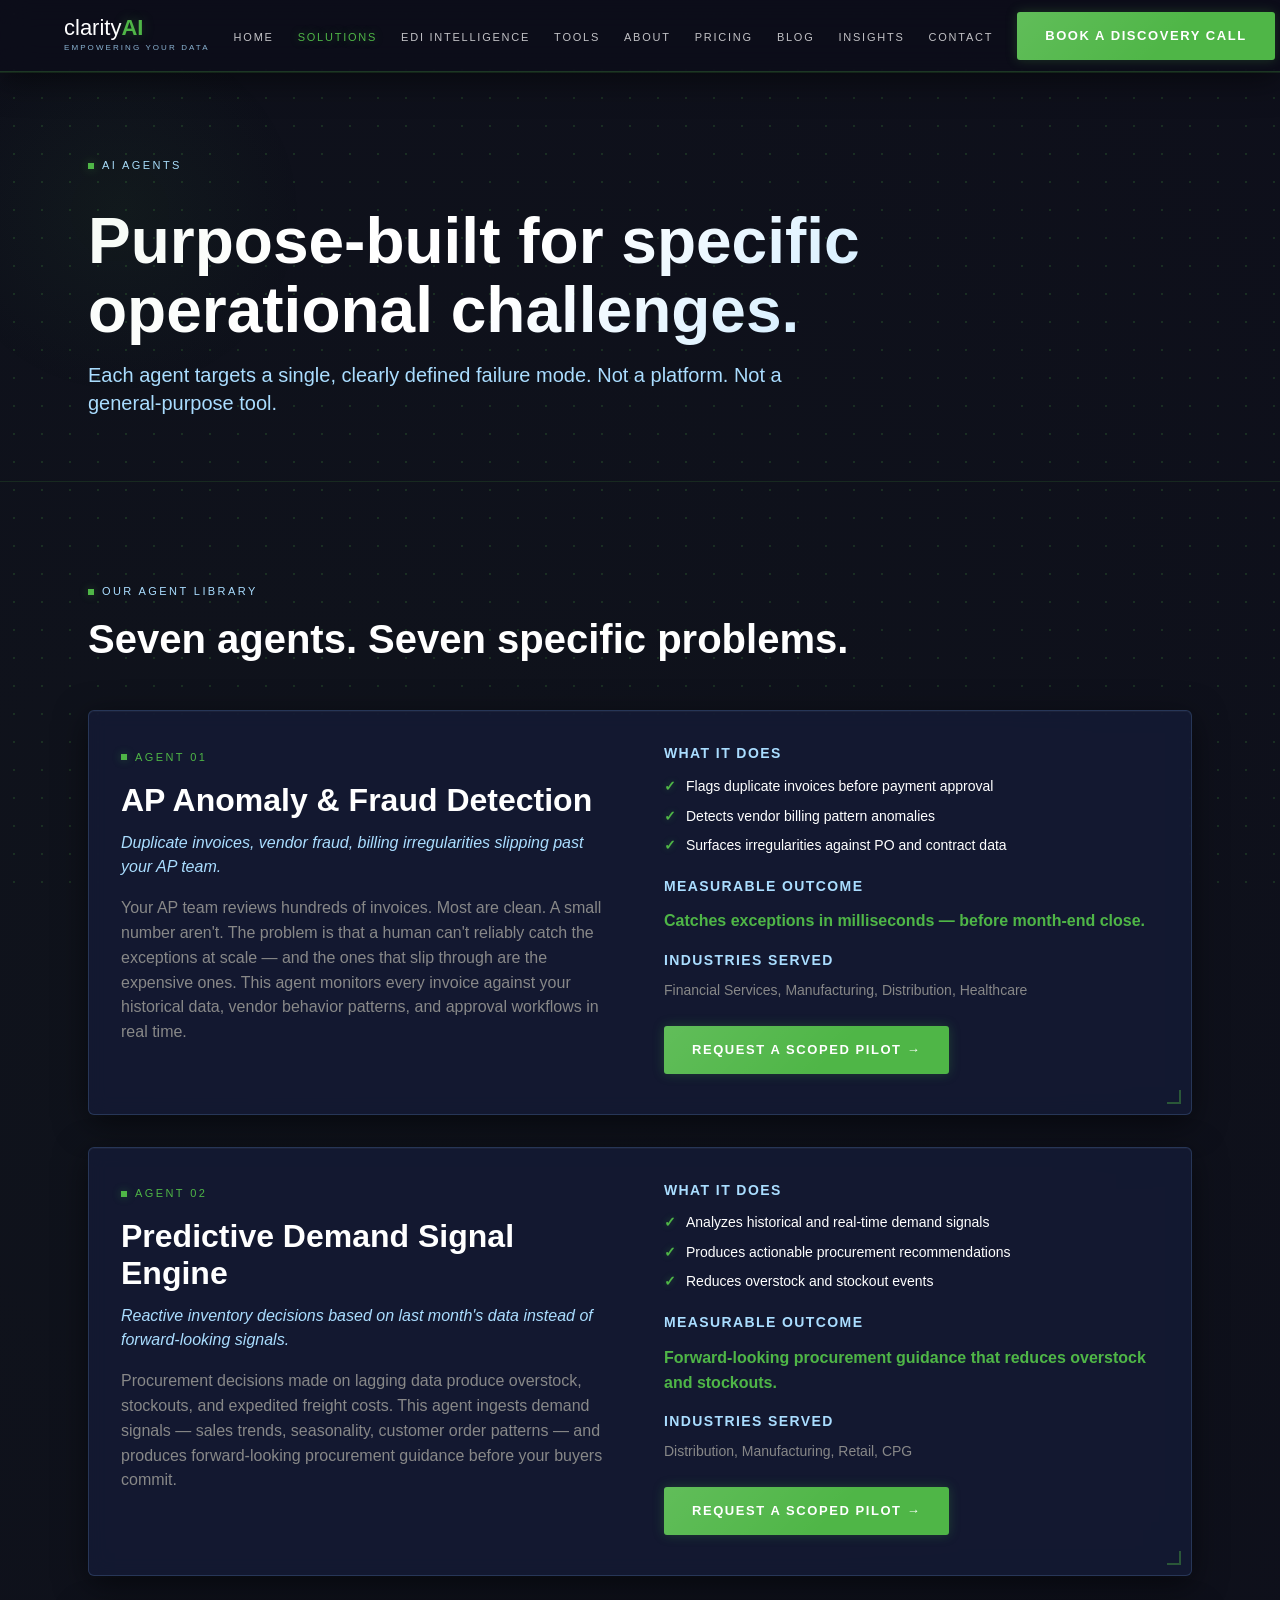
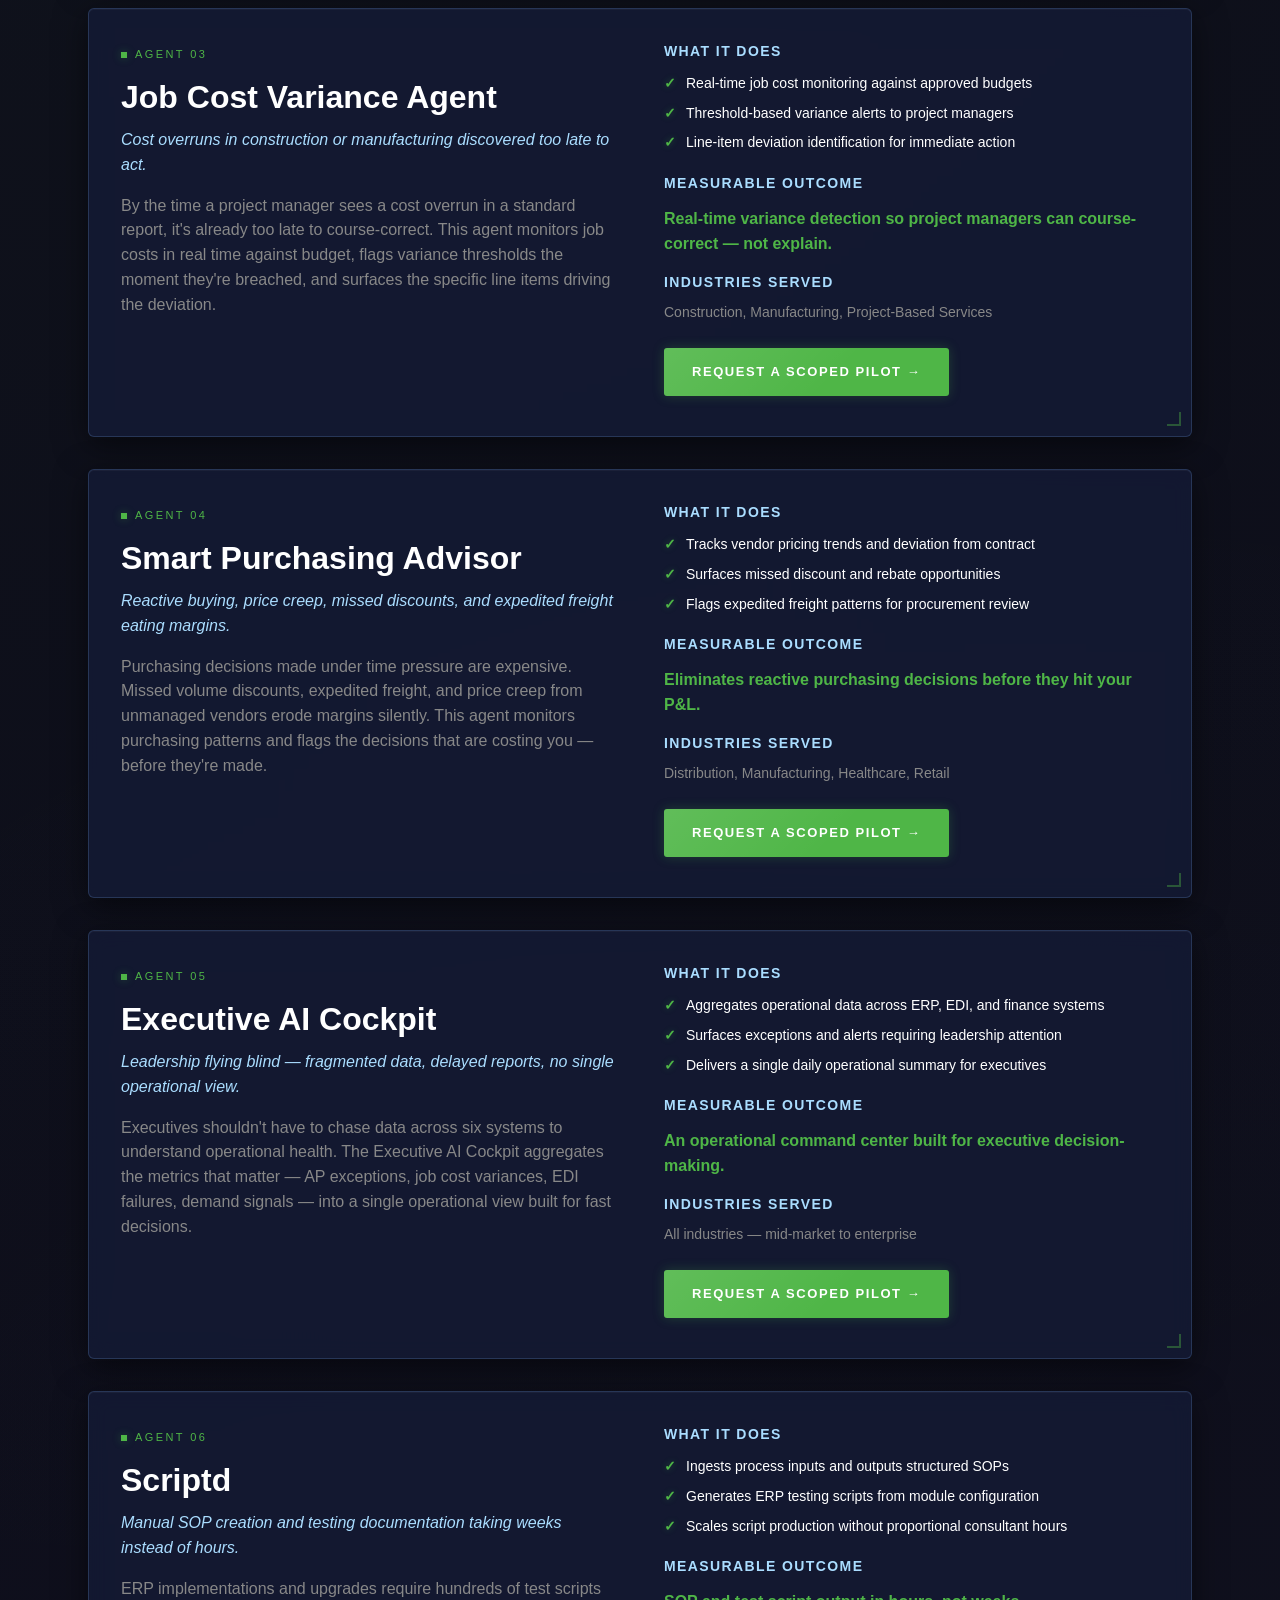
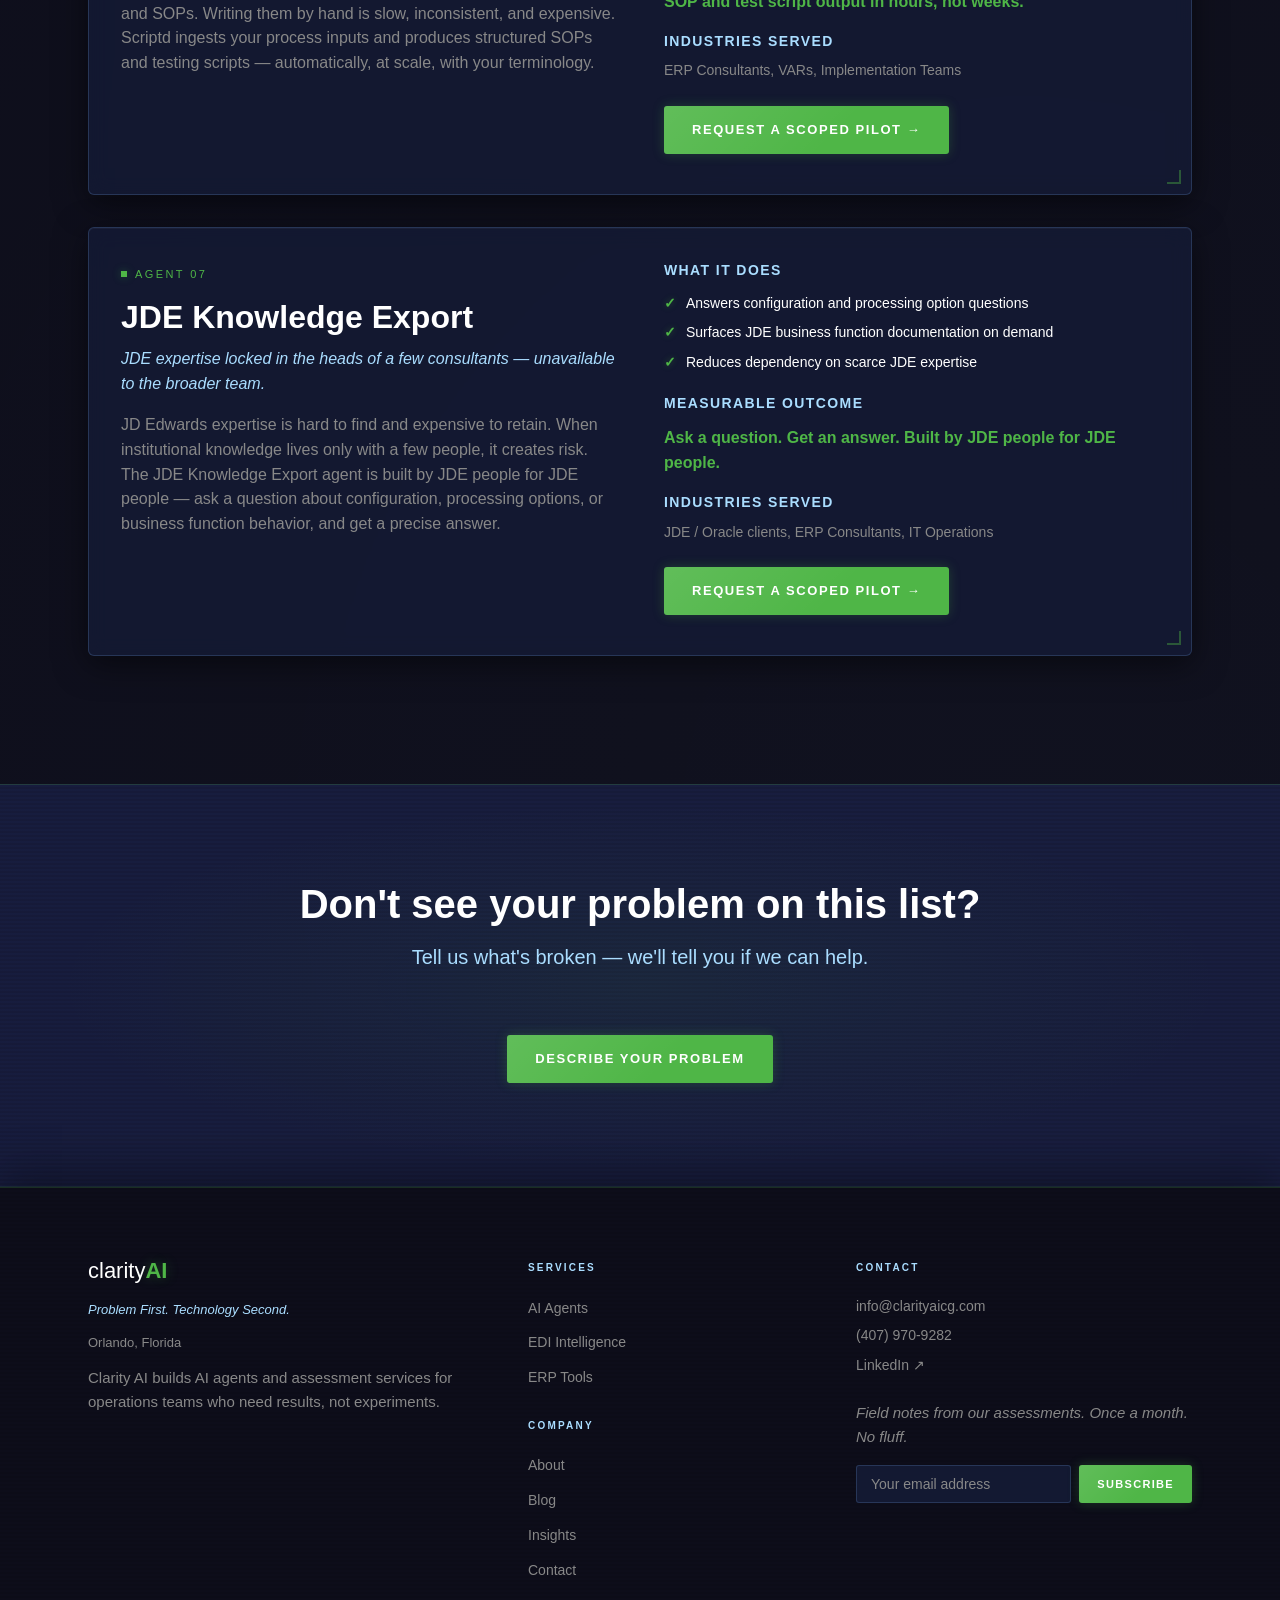
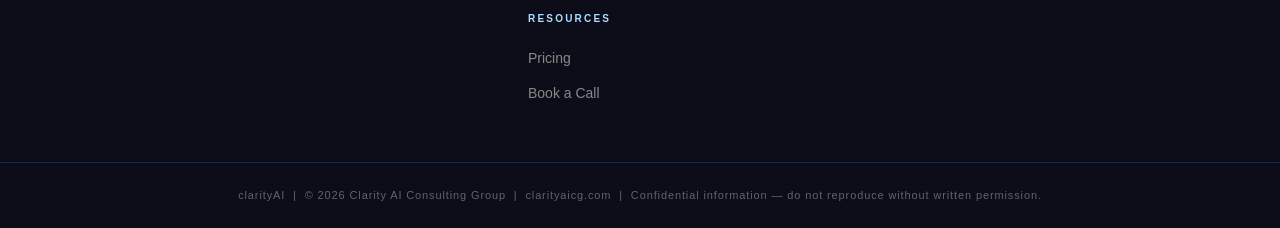
<file: solutions.html>
<!DOCTYPE html>
<html lang="en">
<head>
  <meta charset="UTF-8" />
  <meta name="viewport" content="width=device-width, initial-scale=1.0" />
  <title>AI Agents — Clarity AI | Purpose-Built for Specific Operational Challenges</title>
  <meta name="description" content="Purpose-built AI agents for AP fraud detection, demand signals, job cost variance, purchasing, and executive visibility. Not a platform — a targeted fix for each failure mode." />
  <link rel="canonical" href="https://clarityaicg.com/solutions" />
  <link rel="stylesheet" href="styles.css" />
</head>
<body>

  <a href="#main" class="skip-link">Skip to main content</a>

  <!-- HEADER -->
  <header class="site-header" role="banner">
    <div class="header-inner">
      <a href="index.html" class="wordmark" aria-label="clarityAI — Home">
        <span class="wordmark-text"><span class="clarity">clarity</span><span class="ai-glyph">AI</span></span>
        <span class="wordmark-eyebrow">Empowering Your Data</span>
      </a>
      <nav role="navigation" aria-label="Primary navigation">
        <ul class="nav-links">
          <li><a href="index.html">Home</a></li>
          <li><a href="solutions.html" aria-current="page">Solutions</a></li>
          <li><a href="edi-intelligence.html">EDI Intelligence</a></li>
          <li><a href="tools.html">Tools</a></li>
          <li><a href="about.html">About</a></li>
          <li><a href="pricing.html">Pricing</a></li>
          <li><a href="blog.html">Blog</a></li>
          <li><a href="insights.html">Insights</a></li>
          <li><a href="contact.html">Contact</a></li>
        </ul>
      </nav>
      <a href="contact.html" class="btn-primary nav-cta">Book a Discovery Call</a>
      <button class="hamburger" aria-label="Open navigation menu" aria-expanded="false" onclick="toggleNav(this)">
        <span></span><span></span><span></span>
      </button>
    </div>
    <nav class="mobile-nav" id="mobile-nav" aria-label="Mobile navigation">
      <a href="index.html">Home</a>
      <a href="solutions.html">Solutions</a>
      <a href="edi-intelligence.html">EDI Intelligence</a>
      <a href="tools.html">Tools</a>
      <a href="about.html">About</a>
      <a href="pricing.html">Pricing</a>
      <a href="blog.html">Blog</a>
      <a href="insights.html">Insights</a>
      <a href="contact.html">Contact</a>
      <a href="contact.html" class="btn-primary">Book a Discovery Call</a>
    </nav>
  </header>

  <!-- MAIN -->
  <main id="main">

    <!-- Hero -->
    <section class="page-hero" aria-labelledby="page-hero-heading">
      <div class="container">
        <span class="eyebrow">AI Agents</span>
        <h1 id="page-hero-heading">Purpose-built for specific operational challenges.</h1>
        <p class="subtitle">Each agent targets a single, clearly defined failure mode. Not a platform. Not a general-purpose tool.</p>
      </div>
    </section>

    <!-- Agents Grid -->
    <section class="section" aria-labelledby="agents-detail-heading">
      <div class="container">
        <span class="eyebrow fade-up">Our Agent Library</span>
        <h2 id="agents-detail-heading" class="fade-up">Seven agents. Seven specific problems.</h2>

        <!-- Agent 1: AP Anomaly -->
        <div class="card fade-up mt-48" style="margin-bottom:32px;">
          <div style="display:grid; grid-template-columns: 1fr 1fr; gap:48px; align-items:start;">
            <div>
              <span class="eyebrow" style="color:#4FB647;">Agent 01</span>
              <h2 style="font-size:32px;">AP Anomaly &amp; Fraud Detection</h2>
              <p class="mt-12" style="font-style:italic; color:#AADDFF;">Duplicate invoices, vendor fraud, billing irregularities slipping past your AP team.</p>
              <p class="mt-16" style="color:#888888;">Your AP team reviews hundreds of invoices. Most are clean. A small number aren't. The problem is that a human can't reliably catch the exceptions at scale — and the ones that slip through are the expensive ones. This agent monitors every invoice against your historical data, vendor behavior patterns, and approval workflows in real time.</p>
            </div>
            <div>
              <h4 style="font-size:14px; color:#AADDFF; text-transform:uppercase; letter-spacing:0.1em; margin-bottom:12px;">What It Does</h4>
              <ul class="pricing-features" style="margin-bottom:20px;">
                <li>Flags duplicate invoices before payment approval</li>
                <li>Detects vendor billing pattern anomalies</li>
                <li>Surfaces irregularities against PO and contract data</li>
              </ul>
              <h4 style="font-size:14px; color:#AADDFF; text-transform:uppercase; letter-spacing:0.1em; margin-bottom:12px;">Measurable Outcome</h4>
              <p style="color:#4FB647; font-weight:700;">Catches exceptions in milliseconds — before month-end close.</p>
              <h4 style="font-size:14px; color:#AADDFF; text-transform:uppercase; letter-spacing:0.1em; margin:16px 0 8px;">Industries Served</h4>
              <p style="font-size:14px; color:#888888;">Financial Services, Manufacturing, Distribution, Healthcare</p>
              <a href="contact.html" class="btn-primary mt-24" style="display:inline-block;">Request a Scoped Pilot →</a>
            </div>
          </div>
        </div>

        <!-- Agent 2: Predictive Demand -->
        <div class="card fade-up" style="margin-bottom:32px;">
          <div style="display:grid; grid-template-columns: 1fr 1fr; gap:48px; align-items:start;">
            <div>
              <span class="eyebrow" style="color:#4FB647;">Agent 02</span>
              <h2 style="font-size:32px;">Predictive Demand Signal Engine</h2>
              <p class="mt-12" style="font-style:italic; color:#AADDFF;">Reactive inventory decisions based on last month's data instead of forward-looking signals.</p>
              <p class="mt-16" style="color:#888888;">Procurement decisions made on lagging data produce overstock, stockouts, and expedited freight costs. This agent ingests demand signals — sales trends, seasonality, customer order patterns — and produces forward-looking procurement guidance before your buyers commit.</p>
            </div>
            <div>
              <h4 style="font-size:14px; color:#AADDFF; text-transform:uppercase; letter-spacing:0.1em; margin-bottom:12px;">What It Does</h4>
              <ul class="pricing-features" style="margin-bottom:20px;">
                <li>Analyzes historical and real-time demand signals</li>
                <li>Produces actionable procurement recommendations</li>
                <li>Reduces overstock and stockout events</li>
              </ul>
              <h4 style="font-size:14px; color:#AADDFF; text-transform:uppercase; letter-spacing:0.1em; margin-bottom:12px;">Measurable Outcome</h4>
              <p style="color:#4FB647; font-weight:700;">Forward-looking procurement guidance that reduces overstock and stockouts.</p>
              <h4 style="font-size:14px; color:#AADDFF; text-transform:uppercase; letter-spacing:0.1em; margin:16px 0 8px;">Industries Served</h4>
              <p style="font-size:14px; color:#888888;">Distribution, Manufacturing, Retail, CPG</p>
              <a href="contact.html" class="btn-primary mt-24" style="display:inline-block;">Request a Scoped Pilot →</a>
            </div>
          </div>
        </div>

        <!-- Agent 3: Job Cost Variance -->
        <div class="card fade-up" style="margin-bottom:32px;">
          <div style="display:grid; grid-template-columns: 1fr 1fr; gap:48px; align-items:start;">
            <div>
              <span class="eyebrow" style="color:#4FB647;">Agent 03</span>
              <h2 style="font-size:32px;">Job Cost Variance Agent</h2>
              <p class="mt-12" style="font-style:italic; color:#AADDFF;">Cost overruns in construction or manufacturing discovered too late to act.</p>
              <p class="mt-16" style="color:#888888;">By the time a project manager sees a cost overrun in a standard report, it's already too late to course-correct. This agent monitors job costs in real time against budget, flags variance thresholds the moment they're breached, and surfaces the specific line items driving the deviation.</p>
            </div>
            <div>
              <h4 style="font-size:14px; color:#AADDFF; text-transform:uppercase; letter-spacing:0.1em; margin-bottom:12px;">What It Does</h4>
              <ul class="pricing-features" style="margin-bottom:20px;">
                <li>Real-time job cost monitoring against approved budgets</li>
                <li>Threshold-based variance alerts to project managers</li>
                <li>Line-item deviation identification for immediate action</li>
              </ul>
              <h4 style="font-size:14px; color:#AADDFF; text-transform:uppercase; letter-spacing:0.1em; margin-bottom:12px;">Measurable Outcome</h4>
              <p style="color:#4FB647; font-weight:700;">Real-time variance detection so project managers can course-correct — not explain.</p>
              <h4 style="font-size:14px; color:#AADDFF; text-transform:uppercase; letter-spacing:0.1em; margin:16px 0 8px;">Industries Served</h4>
              <p style="font-size:14px; color:#888888;">Construction, Manufacturing, Project-Based Services</p>
              <a href="contact.html" class="btn-primary mt-24" style="display:inline-block;">Request a Scoped Pilot →</a>
            </div>
          </div>
        </div>

        <!-- Agent 4: Smart Purchasing -->
        <div class="card fade-up" style="margin-bottom:32px;">
          <div style="display:grid; grid-template-columns: 1fr 1fr; gap:48px; align-items:start;">
            <div>
              <span class="eyebrow" style="color:#4FB647;">Agent 04</span>
              <h2 style="font-size:32px;">Smart Purchasing Advisor</h2>
              <p class="mt-12" style="font-style:italic; color:#AADDFF;">Reactive buying, price creep, missed discounts, and expedited freight eating margins.</p>
              <p class="mt-16" style="color:#888888;">Purchasing decisions made under time pressure are expensive. Missed volume discounts, expedited freight, and price creep from unmanaged vendors erode margins silently. This agent monitors purchasing patterns and flags the decisions that are costing you — before they're made.</p>
            </div>
            <div>
              <h4 style="font-size:14px; color:#AADDFF; text-transform:uppercase; letter-spacing:0.1em; margin-bottom:12px;">What It Does</h4>
              <ul class="pricing-features" style="margin-bottom:20px;">
                <li>Tracks vendor pricing trends and deviation from contract</li>
                <li>Surfaces missed discount and rebate opportunities</li>
                <li>Flags expedited freight patterns for procurement review</li>
              </ul>
              <h4 style="font-size:14px; color:#AADDFF; text-transform:uppercase; letter-spacing:0.1em; margin-bottom:12px;">Measurable Outcome</h4>
              <p style="color:#4FB647; font-weight:700;">Eliminates reactive purchasing decisions before they hit your P&amp;L.</p>
              <h4 style="font-size:14px; color:#AADDFF; text-transform:uppercase; letter-spacing:0.1em; margin:16px 0 8px;">Industries Served</h4>
              <p style="font-size:14px; color:#888888;">Distribution, Manufacturing, Healthcare, Retail</p>
              <a href="contact.html" class="btn-primary mt-24" style="display:inline-block;">Request a Scoped Pilot →</a>
            </div>
          </div>
        </div>

        <!-- Agent 5: Executive AI Cockpit -->
        <div class="card fade-up" style="margin-bottom:32px;">
          <div style="display:grid; grid-template-columns: 1fr 1fr; gap:48px; align-items:start;">
            <div>
              <span class="eyebrow" style="color:#4FB647;">Agent 05</span>
              <h2 style="font-size:32px;">Executive AI Cockpit</h2>
              <p class="mt-12" style="font-style:italic; color:#AADDFF;">Leadership flying blind — fragmented data, delayed reports, no single operational view.</p>
              <p class="mt-16" style="color:#888888;">Executives shouldn't have to chase data across six systems to understand operational health. The Executive AI Cockpit aggregates the metrics that matter — AP exceptions, job cost variances, EDI failures, demand signals — into a single operational view built for fast decisions.</p>
            </div>
            <div>
              <h4 style="font-size:14px; color:#AADDFF; text-transform:uppercase; letter-spacing:0.1em; margin-bottom:12px;">What It Does</h4>
              <ul class="pricing-features" style="margin-bottom:20px;">
                <li>Aggregates operational data across ERP, EDI, and finance systems</li>
                <li>Surfaces exceptions and alerts requiring leadership attention</li>
                <li>Delivers a single daily operational summary for executives</li>
              </ul>
              <h4 style="font-size:14px; color:#AADDFF; text-transform:uppercase; letter-spacing:0.1em; margin-bottom:12px;">Measurable Outcome</h4>
              <p style="color:#4FB647; font-weight:700;">An operational command center built for executive decision-making.</p>
              <h4 style="font-size:14px; color:#AADDFF; text-transform:uppercase; letter-spacing:0.1em; margin:16px 0 8px;">Industries Served</h4>
              <p style="font-size:14px; color:#888888;">All industries — mid-market to enterprise</p>
              <a href="contact.html" class="btn-primary mt-24" style="display:inline-block;">Request a Scoped Pilot →</a>
            </div>
          </div>
        </div>

        <!-- Agent 6: Scriptd -->
        <div class="card fade-up" style="margin-bottom:32px;">
          <div style="display:grid; grid-template-columns: 1fr 1fr; gap:48px; align-items:start;">
            <div>
              <span class="eyebrow" style="color:#4FB647;">Agent 06</span>
              <h2 style="font-size:32px;">Scriptd</h2>
              <p class="mt-12" style="font-style:italic; color:#AADDFF;">Manual SOP creation and testing documentation taking weeks instead of hours.</p>
              <p class="mt-16" style="color:#888888;">ERP implementations and upgrades require hundreds of test scripts and SOPs. Writing them by hand is slow, inconsistent, and expensive. Scriptd ingests your process inputs and produces structured SOPs and testing scripts — automatically, at scale, with your terminology.</p>
            </div>
            <div>
              <h4 style="font-size:14px; color:#AADDFF; text-transform:uppercase; letter-spacing:0.1em; margin-bottom:12px;">What It Does</h4>
              <ul class="pricing-features" style="margin-bottom:20px;">
                <li>Ingests process inputs and outputs structured SOPs</li>
                <li>Generates ERP testing scripts from module configuration</li>
                <li>Scales script production without proportional consultant hours</li>
              </ul>
              <h4 style="font-size:14px; color:#AADDFF; text-transform:uppercase; letter-spacing:0.1em; margin-bottom:12px;">Measurable Outcome</h4>
              <p style="color:#4FB647; font-weight:700;">SOP and test script output in hours, not weeks.</p>
              <h4 style="font-size:14px; color:#AADDFF; text-transform:uppercase; letter-spacing:0.1em; margin:16px 0 8px;">Industries Served</h4>
              <p style="font-size:14px; color:#888888;">ERP Consultants, VARs, Implementation Teams</p>
              <a href="contact.html" class="btn-primary mt-24" style="display:inline-block;">Request a Scoped Pilot →</a>
            </div>
          </div>
        </div>

        <!-- Agent 7: JDE Knowledge Export -->
        <div class="card fade-up" style="margin-bottom:32px;">
          <div style="display:grid; grid-template-columns: 1fr 1fr; gap:48px; align-items:start;">
            <div>
              <span class="eyebrow" style="color:#4FB647;">Agent 07</span>
              <h2 style="font-size:32px;">JDE Knowledge Export</h2>
              <p class="mt-12" style="font-style:italic; color:#AADDFF;">JDE expertise locked in the heads of a few consultants — unavailable to the broader team.</p>
              <p class="mt-16" style="color:#888888;">JD Edwards expertise is hard to find and expensive to retain. When institutional knowledge lives only with a few people, it creates risk. The JDE Knowledge Export agent is built by JDE people for JDE people — ask a question about configuration, processing options, or business function behavior, and get a precise answer.</p>
            </div>
            <div>
              <h4 style="font-size:14px; color:#AADDFF; text-transform:uppercase; letter-spacing:0.1em; margin-bottom:12px;">What It Does</h4>
              <ul class="pricing-features" style="margin-bottom:20px;">
                <li>Answers configuration and processing option questions</li>
                <li>Surfaces JDE business function documentation on demand</li>
                <li>Reduces dependency on scarce JDE expertise</li>
              </ul>
              <h4 style="font-size:14px; color:#AADDFF; text-transform:uppercase; letter-spacing:0.1em; margin-bottom:12px;">Measurable Outcome</h4>
              <p style="color:#4FB647; font-weight:700;">Ask a question. Get an answer. Built by JDE people for JDE people.</p>
              <h4 style="font-size:14px; color:#AADDFF; text-transform:uppercase; letter-spacing:0.1em; margin:16px 0 8px;">Industries Served</h4>
              <p style="font-size:14px; color:#888888;">JDE / Oracle clients, ERP Consultants, IT Operations</p>
              <a href="contact.html" class="btn-primary mt-24" style="display:inline-block;">Request a Scoped Pilot →</a>
            </div>
          </div>
        </div>
      </div>
    </section>

    <!-- Closing Band -->
    <section class="cta-band" aria-labelledby="solutions-cta-heading">
      <div class="container">
        <h2 id="solutions-cta-heading">Don't see your problem on this list?</h2>
        <p class="subtitle">Tell us what's broken — we'll tell you if we can help.</p>
        <a href="contact.html" class="btn-primary mt-32" style="display:inline-block;">Describe Your Problem</a>
      </div>
    </section>

  </main>

  <!-- FOOTER -->
  <footer class="site-footer" role="contentinfo">
    <div class="footer-grid">
      <div class="footer-col">
        <a href="index.html" class="wordmark" style="text-decoration:none; display:inline-flex; flex-direction:column; margin-bottom:12px;">
          <span class="wordmark-text"><span class="clarity">clarity</span><span class="ai-glyph">AI</span></span>
        </a>
        <p class="tagline">Problem First. Technology Second.</p>
        <p class="location">Orlando, Florida</p>
        <p>Clarity AI builds AI agents and assessment services for operations teams who need results, not experiments.</p>
      </div>
      <div class="footer-col">
        <h4>Services</h4>
        <ul class="footer-links">
          <li><a href="solutions.html">AI Agents</a></li>
          <li><a href="edi-intelligence.html">EDI Intelligence</a></li>
          <li><a href="tools.html">ERP Tools</a></li>
        </ul>
        <h4 style="margin-top:28px;">Company</h4>
        <ul class="footer-links">
          <li><a href="about.html">About</a></li>
          <li><a href="blog.html">Blog</a></li>
          <li><a href="insights.html">Insights</a></li>
          <li><a href="contact.html">Contact</a></li>
        </ul>
        <h4 style="margin-top:28px;">Resources</h4>
        <ul class="footer-links">
          <li><a href="pricing.html">Pricing</a></li>
          <li><a href="contact.html">Book a Call</a></li>
        </ul>
      </div>
      <div class="footer-col">
        <h4>Contact</h4>
        <div class="footer-contact">
          <a href="mailto:info@clarityaicg.com">info@clarityaicg.com</a>
          <a href="tel:+14079709282">(407) 970-9282</a>
          <a href="https://linkedin.com/company/clarityaicg" target="_blank" rel="noopener noreferrer">LinkedIn ↗</a>
        </div>
        <p class="newsletter-label" style="margin-top:24px;">Field notes from our assessments. Once a month. No fluff.</p>
        <form class="newsletter-form" onsubmit="return false;" aria-label="Newsletter signup">
          <label for="newsletter-email2" style="position:absolute;width:1px;height:1px;overflow:hidden;">Email</label>
          <input type="email" id="newsletter-email2" placeholder="Your email address" autocomplete="email" />
          <button type="submit" class="btn-primary">Subscribe</button>
        </form>
      </div>
    </div>
    <div class="footer-bottom">
      clarityAI &nbsp;|&nbsp; © 2026 Clarity AI Consulting Group &nbsp;|&nbsp; clarityaicg.com &nbsp;|&nbsp; Confidential information — do not reproduce without written permission.
    </div>
  </footer>

  <script>
    function toggleNav(btn) {
      const nav = document.getElementById('mobile-nav');
      const open = nav.classList.toggle('open');
      btn.setAttribute('aria-expanded', open);
    }
    const fadeEls = document.querySelectorAll('.fade-up');
    if ('IntersectionObserver' in window) {
      const observer = new IntersectionObserver((entries) => {
        entries.forEach(e => { if (e.isIntersecting) { e.target.classList.add('visible'); observer.unobserve(e.target); } });
      }, { threshold: 0.1 });
      fadeEls.forEach(el => observer.observe(el));
    } else {
      fadeEls.forEach(el => el.classList.add('visible'));
    }
  </script>
</body>
</html>
</file>
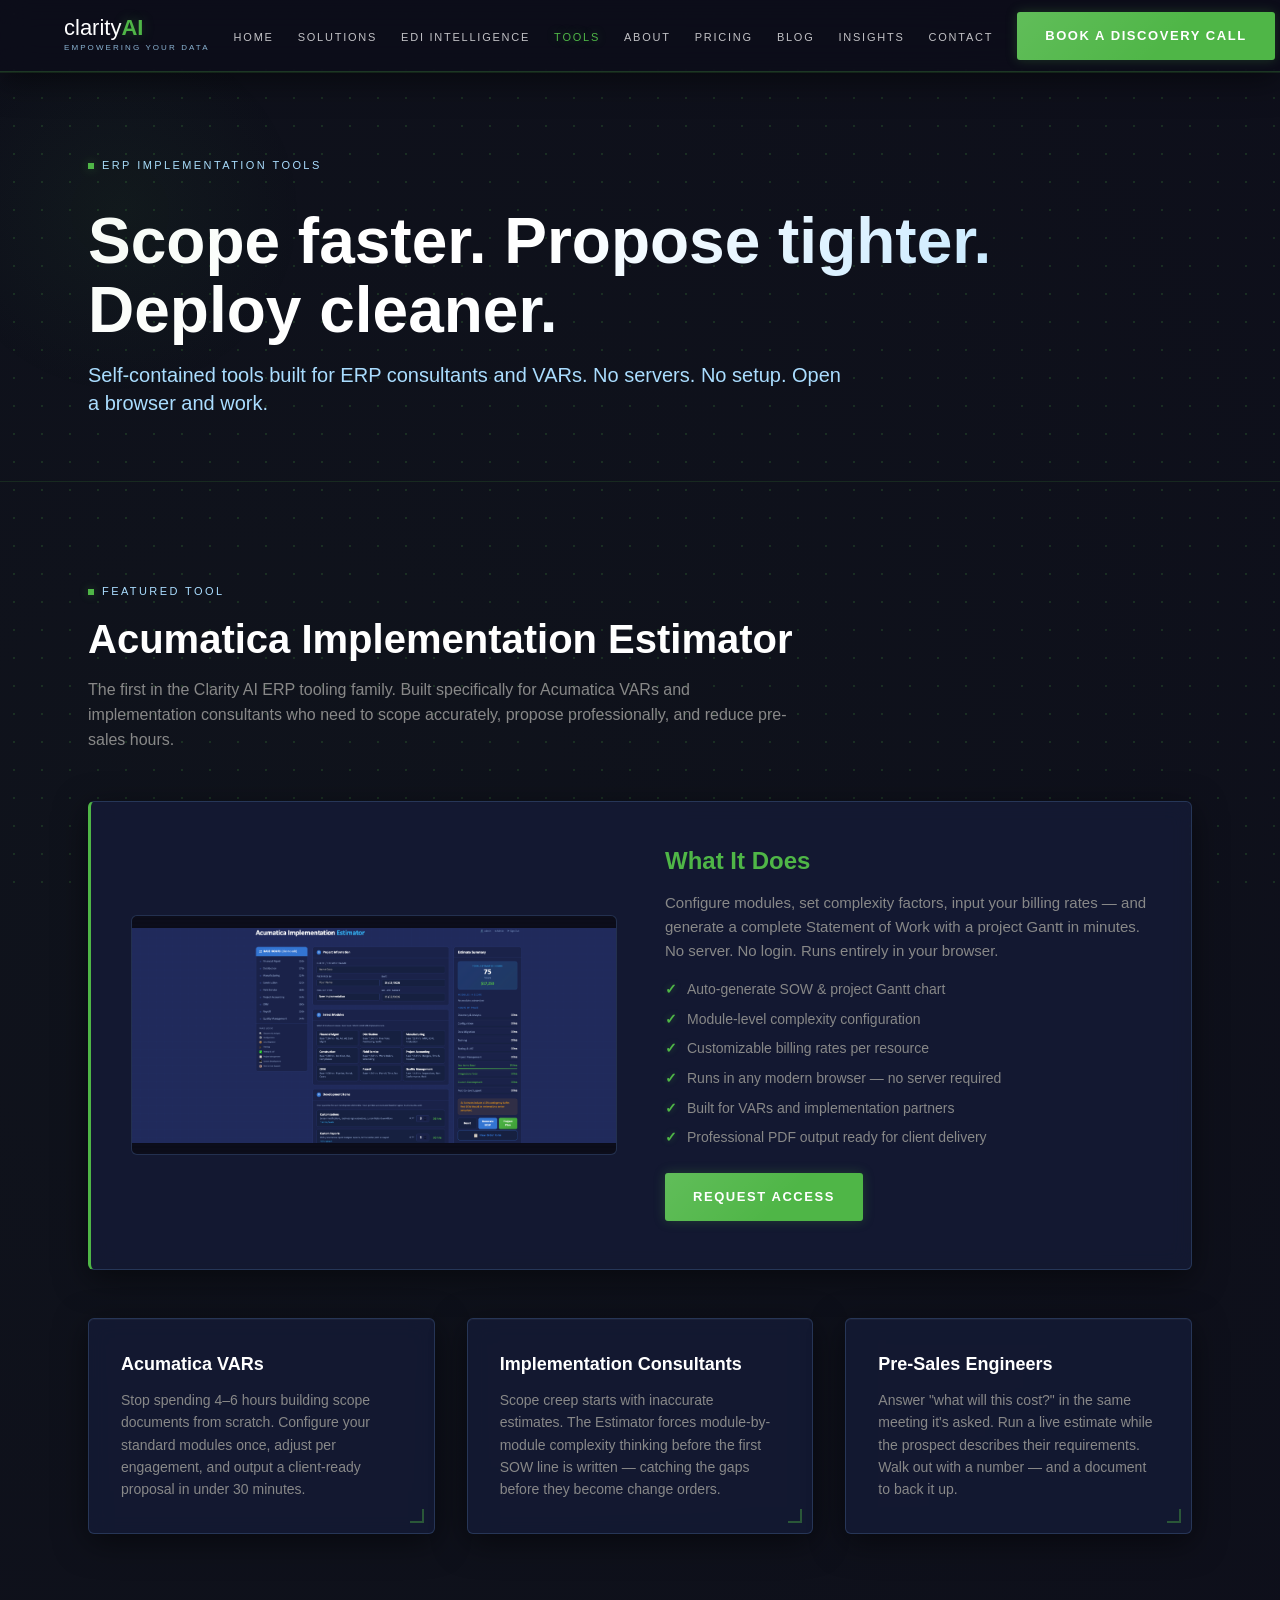
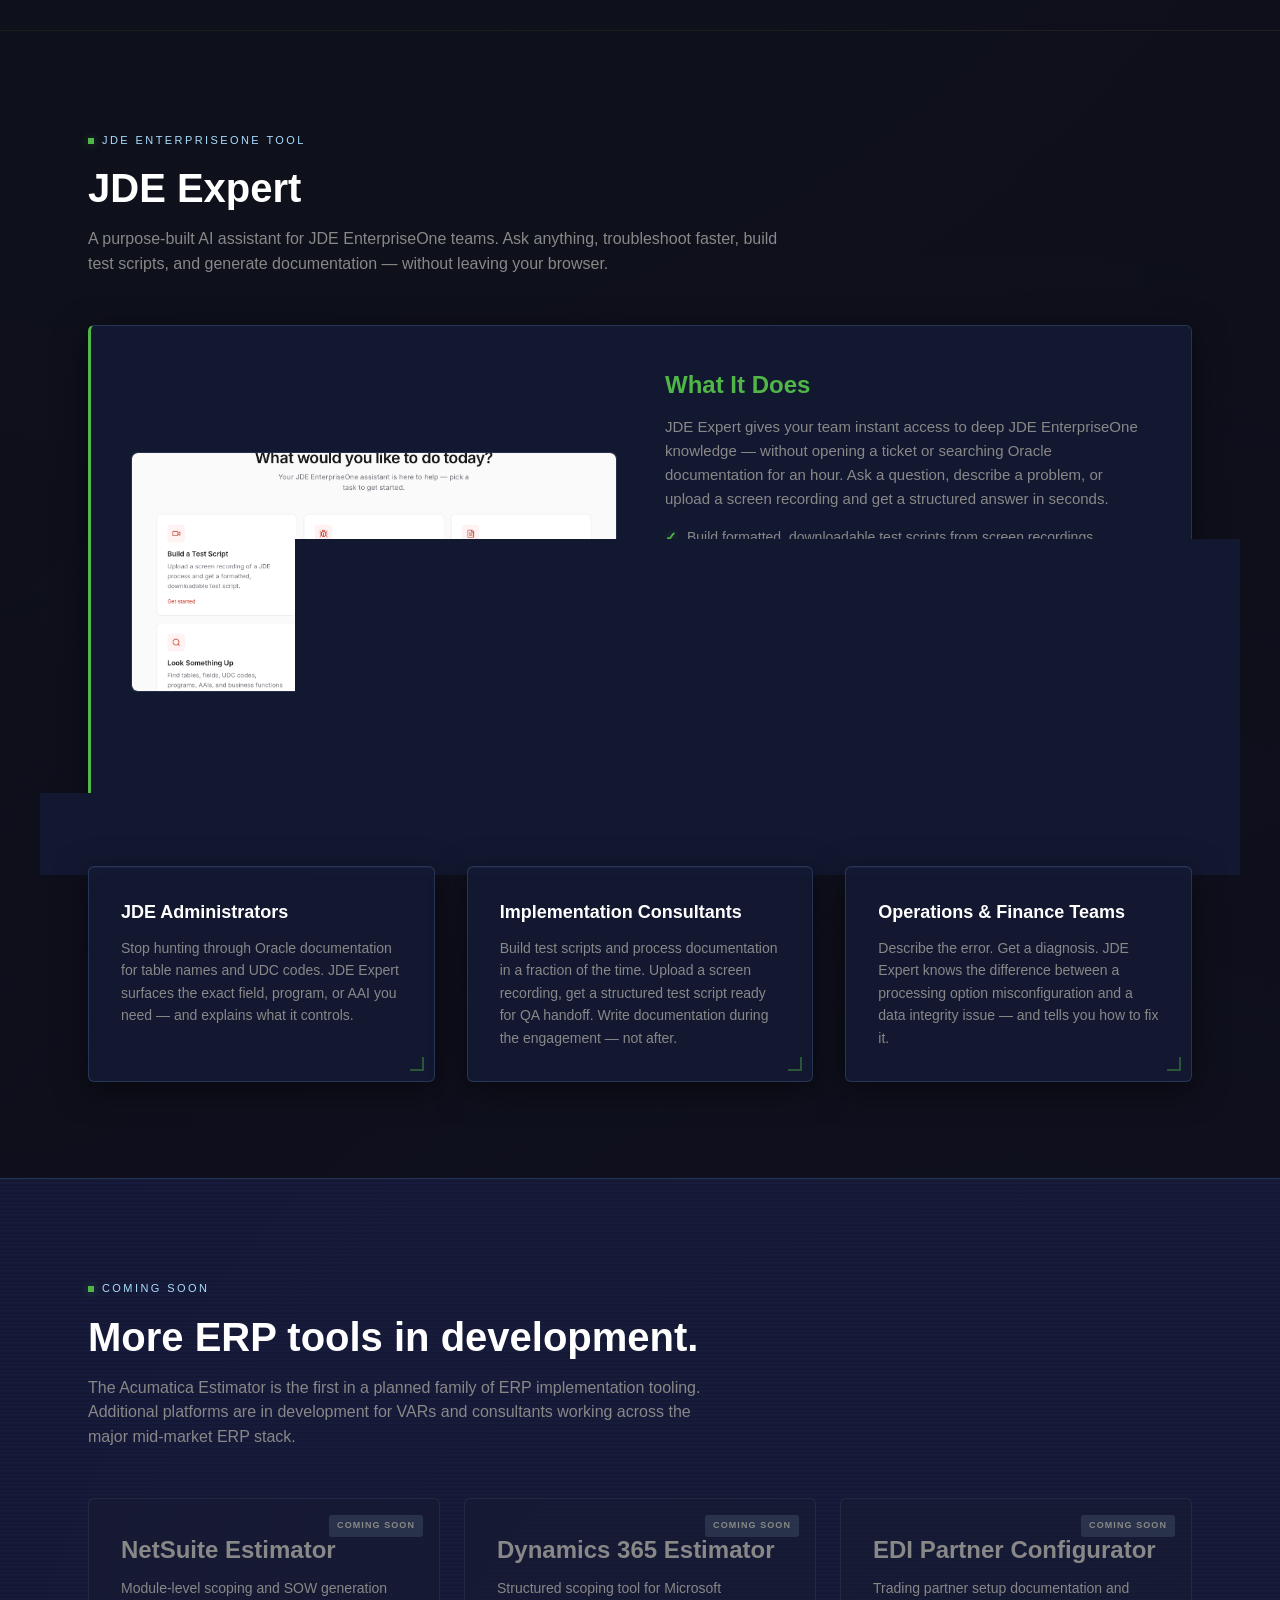
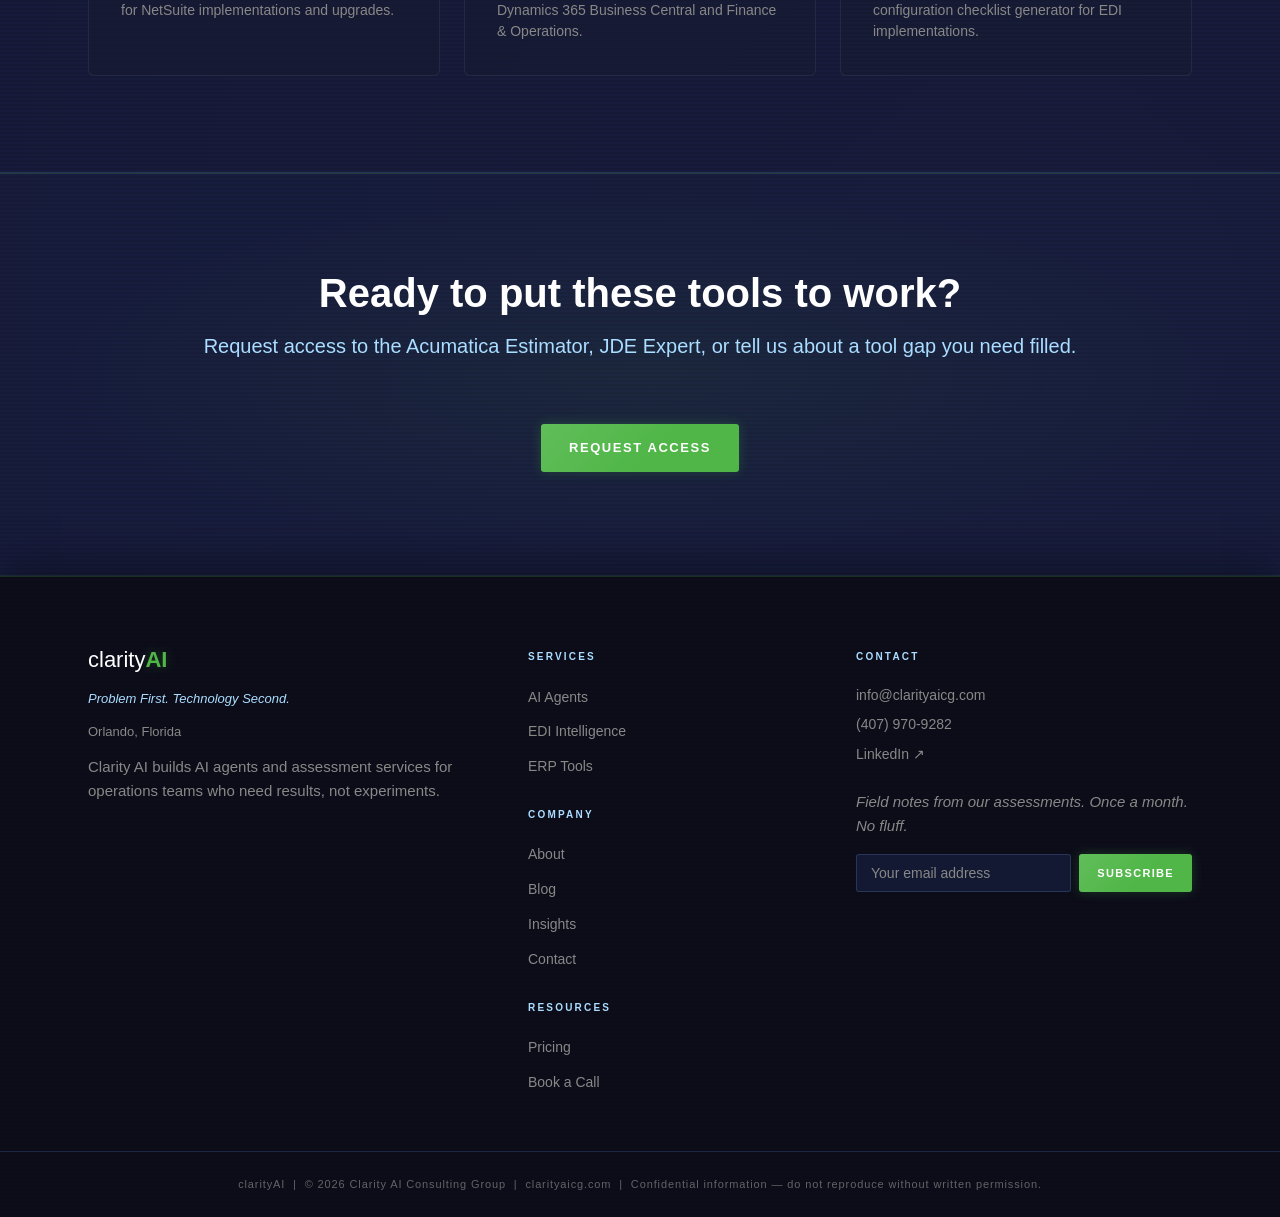
<file: tools.html>
<!DOCTYPE html>
<html lang="en">
<head>
  <meta charset="UTF-8" />
  <meta name="viewport" content="width=device-width, initial-scale=1.0" />
  <title>ERP Tools — Clarity AI | Scope Faster. Propose Tighter. Deploy Cleaner.</title>
  <meta name="description" content="Self-contained ERP implementation tools for consultants and VARs. Start with the Acumatica Implementation Estimator — generate SOWs and Gantt charts in minutes." />
  <link rel="canonical" href="https://clarityaicg.com/tools" />
  <link rel="stylesheet" href="styles.css" />
</head>
<body>

  <a href="#main" class="skip-link">Skip to main content</a>

  <!-- HEADER -->
  <header class="site-header" role="banner">
    <div class="header-inner">
      <a href="index.html" class="wordmark" aria-label="clarityAI — Home">
        <span class="wordmark-text"><span class="clarity">clarity</span><span class="ai-glyph">AI</span></span>
        <span class="wordmark-eyebrow">Empowering Your Data</span>
      </a>
      <nav role="navigation" aria-label="Primary navigation">
        <ul class="nav-links">
          <li><a href="index.html">Home</a></li>
          <li><a href="solutions.html">Solutions</a></li>
          <li><a href="edi-intelligence.html">EDI Intelligence</a></li>
          <li><a href="tools.html" aria-current="page">Tools</a></li>
          <li><a href="about.html">About</a></li>
          <li><a href="pricing.html">Pricing</a></li>
          <li><a href="blog.html">Blog</a></li>
          <li><a href="insights.html">Insights</a></li>
          <li><a href="contact.html">Contact</a></li>
        </ul>
      </nav>
      <a href="contact.html" class="btn-primary nav-cta">Book a Discovery Call</a>
      <button class="hamburger" aria-label="Open navigation menu" aria-expanded="false" onclick="toggleNav(this)">
        <span></span><span></span><span></span>
      </button>
    </div>
    <nav class="mobile-nav" id="mobile-nav" aria-label="Mobile navigation">
      <a href="index.html">Home</a>
      <a href="solutions.html">Solutions</a>
      <a href="edi-intelligence.html">EDI Intelligence</a>
      <a href="tools.html">Tools</a>
      <a href="about.html">About</a>
      <a href="pricing.html">Pricing</a>
      <a href="blog.html">Blog</a>
      <a href="insights.html">Insights</a>
      <a href="contact.html">Contact</a>
      <a href="contact.html" class="btn-primary">Book a Discovery Call</a>
    </nav>
  </header>

  <!-- MAIN -->
  <main id="main">

    <!-- Hero -->
    <section class="page-hero" aria-labelledby="tools-hero-heading">
      <div class="container">
        <span class="eyebrow">ERP Implementation Tools</span>
        <h1 id="tools-hero-heading">Scope faster. Propose tighter. Deploy cleaner.</h1>
        <p class="subtitle">Self-contained tools built for ERP consultants and VARs. No servers. No setup. Open a browser and work.</p>
      </div>
    </section>

    <!-- Featured Tool -->
    <section class="section" aria-labelledby="estimator-heading">
      <div class="container">
        <span class="eyebrow fade-up">Featured Tool</span>
        <h2 id="estimator-heading" class="fade-up">Acumatica Implementation Estimator</h2>
        <p class="fade-up mt-16" style="color:#888888; max-width:700px;">The first in the Clarity AI ERP tooling family. Built specifically for Acumatica VARs and implementation consultants who need to scope accurately, propose professionally, and reduce pre-sales hours.</p>

        <div class="featured-tool fade-up mt-48">
          <div class="tool-screenshot" role="img" aria-label="Acumatica Implementation Estimator screenshot">
            <img src="acumatica-estimator-screenshot.png" alt="Acumatica Implementation Estimator — project scoping tool" style="width:100%; height:100%; object-fit:contain; display:block; border-radius:6px;" />
          </div>
          <div class="tool-info">
            <h3 style="margin-bottom:12px; color:#4FB647;">What It Does</h3>
            <p style="color:#888888; font-size:15px; line-height:1.6; margin-bottom:16px;">Configure modules, set complexity factors, input your billing rates — and generate a complete Statement of Work with a project Gantt in minutes. No server. No login. Runs entirely in your browser.</p>
            <ul>
              <li>Auto-generate SOW &amp; project Gantt chart</li>
              <li>Module-level complexity configuration</li>
              <li>Customizable billing rates per resource</li>
              <li>Runs in any modern browser — no server required</li>
              <li>Built for VARs and implementation partners</li>
              <li>Professional PDF output ready for client delivery</li>
            </ul>
            <a href="contact.html" class="btn-primary">Request Access</a>
          </div>
        </div>

        <!-- Who it's for -->
        <div class="grid-3 mt-48">
          <div class="card fade-up">
            <h3 style="font-size:18px; margin-bottom:10px;">Acumatica VARs</h3>
            <p style="color:#888888; font-size:14px; line-height:1.6;">Stop spending 4–6 hours building scope documents from scratch. Configure your standard modules once, adjust per engagement, and output a client-ready proposal in under 30 minutes.</p>
          </div>
          <div class="card fade-up">
            <h3 style="font-size:18px; margin-bottom:10px;">Implementation Consultants</h3>
            <p style="color:#888888; font-size:14px; line-height:1.6;">Scope creep starts with inaccurate estimates. The Estimator forces module-by-module complexity thinking before the first SOW line is written — catching the gaps before they become change orders.</p>
          </div>
          <div class="card fade-up">
            <h3 style="font-size:18px; margin-bottom:10px;">Pre-Sales Engineers</h3>
            <p style="color:#888888; font-size:14px; line-height:1.6;">Answer "what will this cost?" in the same meeting it's asked. Run a live estimate while the prospect describes their requirements. Walk out with a number — and a document to back it up.</p>
          </div>
        </div>
      </div>
    </section>

    <!-- JDE Expert Tool -->
    <section class="section" aria-labelledby="jde-expert-heading" style="border-top: 1px solid #1e1e1e;">
      <div class="container">
        <span class="eyebrow fade-up">JDE EnterpriseOne Tool</span>
        <h2 id="jde-expert-heading" class="fade-up">JDE Expert</h2>
        <p class="fade-up mt-16" style="color:#888888; max-width:700px;">A purpose-built AI assistant for JDE EnterpriseOne teams. Ask anything, troubleshoot faster, build test scripts, and generate documentation — without leaving your browser.</p>

        <div class="featured-tool fade-up mt-48">
          <div class="tool-screenshot" role="img" aria-label="JDE Expert tool interface screenshot">
            <img
              src="jde-expert-screenshot.png"
              alt="JDE Expert — JDE EnterpriseOne AI assistant interface"
              style="width:100%; height:100%; object-fit:cover; border-radius:6px; display:block;"
            />
          </div>
          <div class="tool-info">
            <h3 style="margin-bottom:12px; color:#4FB647;">What It Does</h3>
            <p style="color:#888888; font-size:15px; line-height:1.6; margin-bottom:16px;">JDE Expert gives your team instant access to deep JDE EnterpriseOne knowledge — without opening a ticket or searching Oracle documentation for an hour. Ask a question, describe a problem, or upload a screen recording and get a structured answer in seconds.</p>
            <ul>
              <li>Build formatted, downloadable test scripts from screen recordings</li>
              <li>Troubleshoot errors and broken processes with structured diagnosis</li>
              <li>Generate SOPs, process guides, and training materials on demand</li>
              <li>Instantly look up tables, fields, UDC codes, programs, and AAIs</li>
              <li>Deep module knowledge across Finance, Distribution, and Manufacturing</li>
              <li>Runs in any modern browser — no server required</li>
            </ul>
            <a href="contact.html" class="btn-primary">Request Access</a>
          </div>
        </div>

        <!-- Who it's for -->
        <div class="grid-3 mt-48">
          <div class="card fade-up">
            <h3 style="font-size:18px; margin-bottom:10px;">JDE Administrators</h3>
            <p style="color:#888888; font-size:14px; line-height:1.6;">Stop hunting through Oracle documentation for table names and UDC codes. JDE Expert surfaces the exact field, program, or AAI you need — and explains what it controls.</p>
          </div>
          <div class="card fade-up">
            <h3 style="font-size:18px; margin-bottom:10px;">Implementation Consultants</h3>
            <p style="color:#888888; font-size:14px; line-height:1.6;">Build test scripts and process documentation in a fraction of the time. Upload a screen recording, get a structured test script ready for QA handoff. Write documentation during the engagement — not after.</p>
          </div>
          <div class="card fade-up">
            <h3 style="font-size:18px; margin-bottom:10px;">Operations &amp; Finance Teams</h3>
            <p style="color:#888888; font-size:14px; line-height:1.6;">Describe the error. Get a diagnosis. JDE Expert knows the difference between a processing option misconfiguration and a data integrity issue — and tells you how to fix it.</p>
          </div>
        </div>
      </div>
    </section>

    <!-- Coming Soon -->
    <section class="section-alt" aria-labelledby="coming-soon-heading">
      <div class="container">
        <span class="eyebrow fade-up">Coming Soon</span>
        <h2 id="coming-soon-heading" class="fade-up">More ERP tools in development.</h2>
        <p class="fade-up mt-16" style="color:#888888; max-width:640px;">The Acumatica Estimator is the first in a planned family of ERP implementation tooling. Additional platforms are in development for VARs and consultants working across the major mid-market ERP stack.</p>

        <div class="coming-soon-grid mt-48">
          <div class="coming-soon-card fade-up">
            <span class="coming-soon-badge">Coming Soon</span>
            <h3 style="color:#888888;">NetSuite Estimator</h3>
            <p style="color:#888888; font-size:14px; margin-top:10px;">Module-level scoping and SOW generation for NetSuite implementations and upgrades.</p>
          </div>
          <div class="coming-soon-card fade-up">
            <span class="coming-soon-badge">Coming Soon</span>
            <h3 style="color:#888888;">Dynamics 365 Estimator</h3>
            <p style="color:#888888; font-size:14px; margin-top:10px;">Structured scoping tool for Microsoft Dynamics 365 Business Central and Finance &amp; Operations.</p>
          </div>
          <div class="coming-soon-card fade-up">
            <span class="coming-soon-badge">Coming Soon</span>
            <h3 style="color:#888888;">EDI Partner Configurator</h3>
            <p style="color:#888888; font-size:14px; margin-top:10px;">Trading partner setup documentation and configuration checklist generator for EDI implementations.</p>
          </div>
        </div>
      </div>
    </section>

    <!-- CTA -->
    <section class="cta-band" aria-labelledby="tools-cta-heading">
      <div class="container">
        <h2 id="tools-cta-heading">Ready to put these tools to work?</h2>
        <p class="subtitle">Request access to the Acumatica Estimator, JDE Expert, or tell us about a tool gap you need filled.</p>
        <a href="contact.html" class="btn-primary mt-32" style="display:inline-block;">Request Access</a>
      </div>
    </section>

  </main>

  <!-- FOOTER -->
  <footer class="site-footer" role="contentinfo">
    <div class="footer-grid">
      <div class="footer-col">
        <a href="index.html" class="wordmark" style="text-decoration:none; display:inline-flex; flex-direction:column; margin-bottom:12px;">
          <span class="wordmark-text"><span class="clarity">clarity</span><span class="ai-glyph">AI</span></span>
        </a>
        <p class="tagline">Problem First. Technology Second.</p>
        <p class="location">Orlando, Florida</p>
        <p>Clarity AI builds AI agents and assessment services for operations teams who need results, not experiments.</p>
      </div>
      <div class="footer-col">
        <h4>Services</h4>
        <ul class="footer-links">
          <li><a href="solutions.html">AI Agents</a></li>
          <li><a href="edi-intelligence.html">EDI Intelligence</a></li>
          <li><a href="tools.html">ERP Tools</a></li>
        </ul>
        <h4 style="margin-top:28px;">Company</h4>
        <ul class="footer-links">
          <li><a href="about.html">About</a></li>
          <li><a href="blog.html">Blog</a></li>
          <li><a href="insights.html">Insights</a></li>
          <li><a href="contact.html">Contact</a></li>
        </ul>
        <h4 style="margin-top:28px;">Resources</h4>
        <ul class="footer-links">
          <li><a href="pricing.html">Pricing</a></li>
          <li><a href="contact.html">Book a Call</a></li>
        </ul>
      </div>
      <div class="footer-col">
        <h4>Contact</h4>
        <div class="footer-contact">
          <a href="mailto:info@clarityaicg.com">info@clarityaicg.com</a>
          <a href="tel:+14079709282">(407) 970-9282</a>
          <a href="https://linkedin.com/company/clarityaicg" target="_blank" rel="noopener noreferrer">LinkedIn ↗</a>
        </div>
        <p class="newsletter-label" style="margin-top:24px;">Field notes from our assessments. Once a month. No fluff.</p>
        <form class="newsletter-form" onsubmit="return false;" aria-label="Newsletter signup">
          <label for="nl-email-tools" style="position:absolute;width:1px;height:1px;overflow:hidden;">Email</label>
          <input type="email" id="nl-email-tools" placeholder="Your email address" autocomplete="email" />
          <button type="submit" class="btn-primary">Subscribe</button>
        </form>
      </div>
    </div>
    <div class="footer-bottom">
      clarityAI &nbsp;|&nbsp; © 2026 Clarity AI Consulting Group &nbsp;|&nbsp; clarityaicg.com &nbsp;|&nbsp; Confidential information — do not reproduce without written permission.
    </div>
  </footer>

  <script>
    function toggleNav(btn) {
      const nav = document.getElementById('mobile-nav');
      const open = nav.classList.toggle('open');
      btn.setAttribute('aria-expanded', open);
    }
    const fadeEls = document.querySelectorAll('.fade-up');
    if ('IntersectionObserver' in window) {
      const observer = new IntersectionObserver((entries) => {
        entries.forEach(e => { if (e.isIntersecting) { e.target.classList.add('visible'); observer.unobserve(e.target); } });
      }, { threshold: 0.1 });
      fadeEls.forEach(el => observer.observe(el));
    } else { fadeEls.forEach(el => el.classList.add('visible')); }
  </script>
</body>
</html>
</file>
<file: styles.css>
/* ============================================================
   clarityAI — Global Stylesheet  v2 (Techno-Futuristic)
   Domain: clarityaicg.com
   Tagline: Problem First. Technology Second.
   ============================================================ */

/* --- CSS Variables --- */
:root {
  --bg-deep:       #0D0D1A;
  --bg-navy:       #1A1A2E;
  --bg-mid:        #20295A;
  --bg-card:       #141b36;
  --border-dim:    #2A3A5C;
  --green:         #4FB647;
  --green-glow:    rgba(79, 182, 71, 0.35);
  --green-dim:     rgba(79, 182, 71, 0.12);
  --blue:          #AADDFF;
  --blue-glow:     rgba(170, 221, 255, 0.20);
  --amber:         #F9C74F;
  --amber-glow:    rgba(249, 199, 79, 0.30);
  --white:         #FFFFFF;
  --gray:          #888888;
  --scan-line:     repeating-linear-gradient(
                     0deg,
                     transparent,
                     transparent 2px,
                     rgba(0,0,0,0.08) 2px,
                     rgba(0,0,0,0.08) 4px
                   );
  --grid-bg:       radial-gradient(circle, rgba(79,182,71,0.18) 1px, transparent 1px);
}

/* --- Reset & Base --- */
*, *::before, *::after { box-sizing: border-box; margin: 0; padding: 0; }
html { scroll-behavior: smooth; }

body {
  font-family: "Calibri", "Segoe UI", "Helvetica Neue", Arial, sans-serif;
  font-size: 16px;
  line-height: 1.55;
  color: var(--white);
  background-color: var(--bg-deep);
  background-image:
    radial-gradient(circle at 20% 20%, rgba(79,182,71,0.035) 0%, transparent 55%),
    radial-gradient(circle at 80% 80%, rgba(170,221,255,0.025) 0%, transparent 50%);
}

/* Animated dot-grid overlay on body */
body::before {
  content: "";
  position: fixed;
  inset: 0;
  background-image: var(--grid-bg);
  background-size: 28px 28px;
  opacity: 1;
  pointer-events: none;
  z-index: 0;
}

/* Ensure all page content sits above the grid */
body > * { position: relative; z-index: 1; }

/* --- Skip Link --- */
.skip-link {
  position: absolute;
  top: -40px;
  left: 0;
  background: var(--green);
  color: var(--white);
  padding: 8px 16px;
  z-index: 9999;
  font-size: 14px;
  text-decoration: none;
}
.skip-link:focus { top: 0; }

/* --- Container --- */
.container {
  max-width: 1200px;
  margin: 0 auto;
  padding: 0 48px;
}
@media (max-width: 768px) { .container { padding: 0 24px; } }

/* --- Typography --- */
h1 {
  font-size: 64px;
  font-weight: 700;
  line-height: 1.08;
  color: var(--white);
  background: linear-gradient(135deg, #FFFFFF 40%, #AADDFF 100%);
  -webkit-background-clip: text;
  -webkit-text-fill-color: transparent;
  background-clip: text;
}
h2 {
  font-size: 40px;
  font-weight: 700;
  line-height: 1.15;
  color: var(--white);
}
h3 {
  font-size: 24px;
  font-weight: 700;
  color: var(--white);
}
p { color: var(--white); line-height: 1.55; }

.eyebrow {
  display: inline-flex;
  align-items: center;
  gap: 8px;
  font-family: "Calibri", "Segoe UI", "Helvetica Neue", Arial, sans-serif;
  font-size: 11px;
  font-weight: 400;
  text-transform: uppercase;
  letter-spacing: 0.22em;
  color: var(--blue);
  margin-bottom: 16px;
}
.eyebrow::before {
  content: "";
  display: inline-block;
  width: 6px;
  height: 6px;
  background-color: var(--green);
  box-shadow: 0 0 8px var(--green-glow);
  flex-shrink: 0;
}

.subtitle {
  font-size: 20px;
  font-weight: 400;
  color: var(--blue);
  line-height: 1.4;
  margin-top: 16px;
}

.stat-numeral {
  font-family: "Calibri", "Segoe UI", "Helvetica Neue", Arial, sans-serif;
  font-size: 72px;
  font-weight: 700;
  color: var(--green);
  line-height: 1;
  text-shadow: 0 0 24px var(--green-glow), 0 0 48px rgba(79,182,71,0.15);
}
.stat-numeral.amber {
  color: var(--amber);
  text-shadow: 0 0 24px var(--amber-glow), 0 0 48px rgba(249,199,79,0.15);
}

.pull-quote {
  font-size: 22px;
  font-style: italic;
  color: var(--blue);
  line-height: 1.4;
  text-align: center;
  max-width: 800px;
  margin: 48px auto 0;
}

/* --- Section Spacing --- */
.section { padding: 96px 0; }
.section-alt {
  padding: 96px 0;
  background-color: rgba(32, 41, 90, 0.5);
  background-image: var(--scan-line);
  border-top: 1px solid rgba(42, 58, 92, 0.8);
  border-bottom: 1px solid rgba(42, 58, 92, 0.8);
}

@media (max-width: 1024px) {
  .section, .section-alt { padding: 64px 0; }
  h1 { font-size: 48px; }
  h2 { font-size: 32px; }
  h3 { font-size: 22px; }
  .stat-numeral { font-size: 56px; }
}
@media (max-width: 640px) {
  .section, .section-alt { padding: 48px 0; }
  h1 { font-size: 36px; }
  h2 { font-size: 28px; }
  h3 { font-size: 20px; }
  .stat-numeral { font-size: 48px; }
  .subtitle { font-size: 18px; }
}

/* --- Buttons --- */
.btn-primary {
  display: inline-block;
  background-color: var(--green);
  color: var(--white);
  font-family: "Calibri", "Segoe UI", "Helvetica Neue", Arial, sans-serif;
  font-size: 13px;
  font-weight: 700;
  letter-spacing: 0.12em;
  text-transform: uppercase;
  padding: 14px 28px;
  border-radius: 3px;
  border: none;
  cursor: pointer;
  text-decoration: none;
  position: relative;
  overflow: hidden;
  transition: background-color 220ms ease, box-shadow 220ms ease;
  box-shadow: 0 0 12px rgba(79,182,71,0.25);
}
.btn-primary::after {
  content: "";
  position: absolute;
  inset: 0;
  background: linear-gradient(135deg, rgba(255,255,255,0.1) 0%, transparent 60%);
  pointer-events: none;
}
.btn-primary:hover {
  background-color: #27AE60;
  box-shadow: 0 0 24px var(--green-glow), 0 0 48px rgba(79,182,71,0.2), 0 4px 16px rgba(0,0,0,0.4);
}
.btn-primary:active { background-color: #3d9537; box-shadow: none; }
.btn-primary:focus-visible { outline: 2px solid var(--blue); outline-offset: 3px; }

.btn-secondary {
  display: inline-block;
  background-color: transparent;
  color: var(--blue);
  font-family: "Calibri", "Segoe UI", "Helvetica Neue", Arial, sans-serif;
  font-size: 13px;
  font-weight: 400;
  letter-spacing: 0.12em;
  text-transform: uppercase;
  padding: 14px 28px;
  border-radius: 3px;
  border: 1px solid rgba(170,221,255,0.5);
  cursor: pointer;
  text-decoration: none;
  transition: background-color 180ms ease, border-color 180ms ease, box-shadow 180ms ease;
}
.btn-secondary:hover {
  background-color: var(--blue-glow);
  border-color: var(--blue);
  box-shadow: 0 0 16px var(--blue-glow);
}
.btn-secondary:focus-visible { outline: 2px solid var(--blue); outline-offset: 3px; }

.btn-group { display: flex; gap: 16px; flex-wrap: wrap; align-items: center; }

/* --- HUD Corner Brackets (reusable via .hud-card class) --- */
/* Applied to .card, .process-card, .biz-card, .agent-card, etc. via their shared rule */
.card,
.process-card,
.biz-card,
.agent-card,
.stat-card,
.team-card,
.pricing-card {
  position: relative;
}
.card::after,
.process-card::after,
.biz-card::after,
.agent-card::after,
.stat-card::after,
.team-card::after {
  content: "";
  position: absolute;
  bottom: 10px;
  right: 10px;
  width: 14px;
  height: 14px;
  border-bottom: 2px solid rgba(79,182,71,0.4);
  border-right: 2px solid rgba(79,182,71,0.4);
  pointer-events: none;
  transition: border-color 180ms;
}
.card:hover::after,
.process-card:hover::after,
.biz-card:hover::after,
.agent-card:hover::after,
.stat-card:hover::after,
.team-card:hover::after {
  border-color: var(--green);
}

/* --- Cards --- */
.card {
  background: rgba(20, 27, 54, 0.80);
  backdrop-filter: blur(10px);
  -webkit-backdrop-filter: blur(10px);
  border: 1px solid rgba(42, 58, 92, 0.9);
  border-radius: 6px;
  padding: 32px;
  transition: border-color 220ms ease-out, transform 220ms ease-out, box-shadow 220ms ease-out;
  box-shadow: 0 8px 32px rgba(0,0,0,0.5), inset 0 1px 0 rgba(255,255,255,0.04);
}
.card:hover {
  border-color: rgba(79,182,71,0.6);
  transform: translateY(-3px);
  box-shadow: 0 12px 40px rgba(0,0,0,0.55), 0 0 20px rgba(79,182,71,0.12), inset 0 1px 0 rgba(255,255,255,0.06);
}
.card::before {
  content: "";
  position: absolute;
  left: 0; top: 0; bottom: 0;
  width: 3px;
  background: linear-gradient(to bottom, var(--green), rgba(79,182,71,0.3));
  border-radius: 6px 0 0 6px;
  opacity: 0;
  transition: opacity 220ms ease-out;
}
.card:hover::before { opacity: 1; }

@media (max-width: 640px) { .card { padding: 24px; } }

/* --- Grids --- */
.grid-2 { display: grid; grid-template-columns: 1fr 1fr; gap: 32px; }
.grid-3 { display: grid; grid-template-columns: repeat(3, 1fr); gap: 32px; }
.grid-4 { display: grid; grid-template-columns: repeat(4, 1fr); gap: 24px; }
.grid-5 { display: grid; grid-template-columns: repeat(3, 1fr); gap: 24px; }

@media (max-width: 1024px) {
  .grid-4 { grid-template-columns: repeat(2, 1fr); }
  .grid-5 { grid-template-columns: repeat(2, 1fr); }
}
@media (max-width: 768px) {
  .grid-2 { grid-template-columns: 1fr; }
  .grid-3 { grid-template-columns: 1fr; }
}
@media (max-width: 640px) {
  .grid-4 { grid-template-columns: 1fr; }
  .grid-5 { grid-template-columns: 1fr; }
}

/* --- Step Badge --- */
.step-badge {
  font-family: "Calibri", "Segoe UI", "Helvetica Neue", Arial, sans-serif;
  font-size: 26px;
  font-weight: 700;
  color: var(--green);
  text-shadow: 0 0 16px var(--green-glow);
  display: block;
  margin-bottom: 16px;
}
.step-badge.amber {
  color: var(--amber);
  text-shadow: 0 0 16px var(--amber-glow);
}

/* --- Section Number --- */
.section-num {
  font-family: "Calibri", "Segoe UI", "Helvetica Neue", Arial, sans-serif;
  font-size: 26px;
  font-weight: 700;
  color: var(--amber);
  text-shadow: 0 0 14px var(--amber-glow);
  display: block;
  margin-bottom: 12px;
}

/* --- Accent Link --- */
.accent-link {
  color: var(--blue);
  text-decoration: none;
  font-size: 15px;
  display: inline-flex;
  align-items: center;
  gap: 4px;
  transition: color 150ms, text-shadow 150ms;
}
.accent-link:hover {
  color: var(--white);
  text-shadow: 0 0 10px var(--blue-glow);
}
.accent-link:focus-visible { outline: 2px solid var(--blue); outline-offset: 2px; }

/* ============================================================
   HEADER / NAV
   ============================================================ */
.site-header {
  position: sticky;
  top: 0;
  z-index: 1000;
  width: 100%;
  height: 72px;
  background: rgba(13, 13, 26, 0.88);
  backdrop-filter: blur(16px) saturate(1.4);
  -webkit-backdrop-filter: blur(16px) saturate(1.4);
  border-bottom: 1px solid rgba(79, 182, 71, 0.25);
  box-shadow: 0 1px 0 rgba(79,182,71,0.15), 0 8px 32px rgba(0,0,0,0.5);
}

.header-inner {
  max-width: 1200px;
  margin: 0 auto;
  padding: 0 24px;
  height: 72px;
  display: flex;
  align-items: center;
  justify-content: space-between;
  gap: 24px;
}

/* Wordmark */
.wordmark {
  display: flex;
  flex-direction: column;
  text-decoration: none;
  flex-shrink: 0;
}
.wordmark-text {
  font-size: 22px;
  font-weight: 400;
  line-height: 1;
  letter-spacing: 0;
}
.wordmark-text .clarity { color: var(--white); }
.wordmark-text .ai-glyph {
  color: var(--green);
  font-weight: 700;
  text-shadow: 0 0 12px var(--green-glow);
}
.wordmark-eyebrow {
  font-family: "Calibri", "Segoe UI", "Helvetica Neue", Arial, sans-serif;
  font-size: 8px;
  letter-spacing: 0.26em;
  color: var(--blue);
  text-transform: uppercase;
  margin-top: 3px;
  opacity: 0.8;
}

/* Nav Links */
.nav-links {
  display: flex;
  align-items: center;
  gap: 24px;
  list-style: none;
}
.nav-links a {
  font-family: "Calibri", "Segoe UI", "Helvetica Neue", Arial, sans-serif;
  font-size: 11px;
  font-weight: 400;
  text-transform: uppercase;
  letter-spacing: 0.16em;
  color: rgba(255,255,255,0.75);
  text-decoration: none;
  transition: color 150ms, text-shadow 150ms;
  white-space: nowrap;
}
.nav-links a:hover {
  color: var(--white);
  text-shadow: 0 0 8px var(--blue-glow);
}
.nav-links a[aria-current="page"] {
  color: var(--green);
  text-shadow: 0 0 10px var(--green-glow);
}
.nav-links a:focus-visible { outline: 2px solid var(--blue); outline-offset: 2px; border-radius: 2px; }

.nav-cta { flex-shrink: 0; }

/* Hamburger */
.hamburger {
  display: none;
  flex-direction: column;
  gap: 5px;
  background: none;
  border: none;
  cursor: pointer;
  padding: 8px;
}
.hamburger span {
  display: block;
  width: 22px;
  height: 2px;
  background-color: var(--white);
  border-radius: 1px;
  transition: transform 220ms, opacity 220ms;
}

/* Mobile nav drawer */
.mobile-nav {
  display: none;
  position: fixed;
  top: 72px;
  left: 0;
  right: 0;
  background: rgba(13, 13, 26, 0.97);
  backdrop-filter: blur(16px);
  border-bottom: 1px solid rgba(79,182,71,0.2);
  z-index: 999;
  padding: 24px;
  flex-direction: column;
  gap: 0;
}
.mobile-nav.open { display: flex; }
.mobile-nav a {
  display: block;
  font-family: "Calibri", "Segoe UI", "Helvetica Neue", Arial, sans-serif;
  font-size: 14px;
  text-transform: uppercase;
  letter-spacing: 0.16em;
  color: rgba(255,255,255,0.8);
  text-decoration: none;
  padding: 14px 0;
  border-bottom: 1px solid rgba(42,58,92,0.6);
}
.mobile-nav a:hover { color: var(--green); }
.mobile-nav .btn-primary { margin-top: 24px; text-align: center; width: 100%; }

@media (max-width: 900px) {
  .nav-links { display: none; }
  .nav-cta { display: none; }
  .hamburger { display: flex; }
}

/* ============================================================
   FOOTER
   ============================================================ */
.site-footer {
  background: var(--bg-deep);
  background-image: var(--scan-line);
  border-top: 1px solid rgba(79,182,71,0.2);
  box-shadow: 0 -1px 0 rgba(79,182,71,0.1), 0 -16px 40px rgba(0,0,0,0.3);
  padding: 72px 0 0;
}

.footer-grid {
  display: grid;
  grid-template-columns: 1.4fr 1fr 1.2fr;
  gap: 48px;
  max-width: 1200px;
  margin: 0 auto;
  padding: 0 48px;
}

.footer-col h4 {
  font-family: "Calibri", "Segoe UI", "Helvetica Neue", Arial, sans-serif;
  font-size: 10px;
  font-weight: 700;
  text-transform: uppercase;
  letter-spacing: 0.22em;
  color: var(--blue);
  margin-bottom: 20px;
}

.footer-col p {
  font-size: 15px;
  color: var(--gray);
  line-height: 1.6;
  margin-top: 12px;
}

.footer-col .tagline {
  font-size: 13px;
  color: var(--blue);
  margin: 6px 0 4px;
  font-style: italic;
}

.footer-col .location {
  font-size: 13px;
  color: var(--gray);
  margin-bottom: 12px;
}

.footer-links { list-style: none; display: flex; flex-direction: column; gap: 10px; }
.footer-links a {
  font-size: 14px;
  color: var(--gray);
  text-decoration: none;
  transition: color 150ms;
}
.footer-links a:hover { color: var(--blue); }

.footer-contact { display: flex; flex-direction: column; gap: 8px; }
.footer-contact a {
  font-size: 14px;
  color: var(--gray);
  text-decoration: none;
  transition: color 150ms;
}
.footer-contact a:hover { color: var(--blue); }

.newsletter-form {
  display: flex;
  gap: 8px;
  margin-top: 16px;
}
.newsletter-form input {
  flex: 1;
  background: rgba(20,27,54,0.9);
  border: 1px solid rgba(42,58,92,0.9);
  color: var(--white);
  font-family: "Calibri", "Segoe UI", "Helvetica Neue", Arial, sans-serif;
  font-size: 14px;
  padding: 10px 14px;
  border-radius: 3px;
}
.newsletter-form input::placeholder { color: var(--gray); }
.newsletter-form input:focus {
  outline: none;
  border-color: var(--blue);
  box-shadow: 0 0 0 2px var(--blue-glow), 0 0 12px var(--blue-glow);
}
.newsletter-form .btn-primary { padding: 10px 18px; font-size: 11px; }
.newsletter-label {
  font-size: 13px;
  color: var(--gray);
  margin-top: 8px;
  font-style: italic;
}

.footer-bottom {
  border-top: 1px solid rgba(42,58,92,0.6);
  margin-top: 56px;
  padding: 24px 48px;
  text-align: center;
  font-family: "Calibri", "Segoe UI", "Helvetica Neue", Arial, sans-serif;
  font-size: 11px;
  color: rgba(136,136,136,0.7);
  letter-spacing: 0.08em;
}

@media (max-width: 900px) {
  .footer-grid { grid-template-columns: 1fr 1fr; padding: 0 24px; }
  .footer-bottom { padding: 24px; }
}
@media (max-width: 640px) {
  .footer-grid { grid-template-columns: 1fr; }
}

/* ============================================================
   HERO
   ============================================================ */
.hero {
  min-height: 720px;
  background: transparent;
  padding: 96px 0;
  display: flex;
  align-items: center;
  position: relative;
  overflow: hidden;
}

/* Hero ambient glow blobs */
.hero::before {
  content: "";
  position: absolute;
  top: -120px;
  left: -100px;
  width: 600px;
  height: 600px;
  background: radial-gradient(circle, rgba(79,182,71,0.06) 0%, transparent 65%);
  pointer-events: none;
  animation: ambientPulse 8s ease-in-out infinite alternate;
}
.hero::after {
  content: "";
  position: absolute;
  bottom: -80px;
  right: -60px;
  width: 500px;
  height: 500px;
  background: radial-gradient(circle, rgba(170,221,255,0.05) 0%, transparent 65%);
  pointer-events: none;
  animation: ambientPulse 10s ease-in-out infinite alternate-reverse;
}

@keyframes ambientPulse {
  from { transform: scale(1) translate(0,0); opacity: 0.7; }
  to   { transform: scale(1.15) translate(20px, -10px); opacity: 1; }
}

/* Canvas particle layer (injected by JS) */
#hero-canvas {
  position: absolute;
  inset: 0;
  pointer-events: none;
  z-index: 0;
}

.hero-inner {
  display: grid;
  grid-template-columns: 60fr 40fr;
  gap: 64px;
  align-items: center;
  max-width: 1200px;
  margin: 0 auto;
  padding: 0 48px;
  position: relative;
  z-index: 1;
}

.hero-left h1 { margin: 16px 0; }
.hero-left .subtitle { margin: 16px 0 32px; }

/* Glitch animation for hero h1 */
@keyframes glitch-clip {
  0%   { clip-path: inset(0 0 96% 0); transform: translate(-2px, 0); }
  10%  { clip-path: inset(10% 0 85% 0); transform: translate(2px, 0); }
  20%  { clip-path: inset(40% 0 55% 0); transform: translate(-1px, 0); }
  30%  { clip-path: inset(70% 0 20% 0); transform: translate(2px, 0); }
  40%  { clip-path: inset(85% 0 5% 0);  transform: translate(-2px, 0); }
  50%  { clip-path: inset(0 0 0 0);     transform: translate(0, 0); }
  100% { clip-path: inset(0 0 0 0);     transform: translate(0, 0); }
}

.hero-left h1.glitch-active::before,
.hero-left h1.glitch-active::after {
  content: attr(data-text);
  position: absolute;
  top: 0; left: 0;
  width: 100%;
  background: inherit;
  -webkit-background-clip: text;
  -webkit-text-fill-color: transparent;
  background-clip: text;
  pointer-events: none;
}
.hero-left h1 { position: relative; }
.hero-left h1.glitch-active::before {
  animation: glitch-clip 0.4s steps(1) forwards;
  color: #4FB647;
  -webkit-text-fill-color: rgba(79,182,71,0.7);
  left: 2px;
}
.hero-left h1.glitch-active::after {
  animation: glitch-clip 0.4s steps(1) reverse forwards;
  color: #AADDFF;
  -webkit-text-fill-color: rgba(170,221,255,0.5);
  left: -2px;
}

/* Cockpit Console */
.cockpit {
  background: rgba(7, 11, 28, 0.92);
  backdrop-filter: blur(18px);
  -webkit-backdrop-filter: blur(18px);
  border: 1px solid rgba(79,182,71,0.25);
  border-radius: 6px;
  padding: 24px 28px 28px;
  box-shadow:
    0 0 0 1px rgba(79,182,71,0.08),
    0 0 40px rgba(0,0,0,0.7),
    0 0 60px rgba(79,182,71,0.06),
    inset 0 0 80px rgba(79,182,71,0.02);
  position: relative;
  overflow: hidden;
}

/* Top glow line */
.cockpit::before {
  content: "";
  position: absolute;
  top: 0; left: 0; right: 0;
  height: 1px;
  background: linear-gradient(90deg, transparent 5%, var(--green) 50%, transparent 95%);
  opacity: 0.8;
}

/* Subtle bg circuit texture */
.cockpit::after {
  content: "";
  position: absolute;
  inset: 0;
  background-image:
    linear-gradient(rgba(79,182,71,0.03) 1px, transparent 1px),
    linear-gradient(90deg, rgba(79,182,71,0.03) 1px, transparent 1px);
  background-size: 32px 32px;
  pointer-events: none;
  z-index: 0;
}

/* Scanning line — disabled */
.cockpit-scan-line { display: none; }

/* HUD corner brackets */
.cockpit-corner {
  position: absolute;
  width: 12px;
  height: 12px;
  z-index: 2;
}
.cockpit-corner.tl { top: 8px; left: 8px;  border-top: 2px solid var(--green); border-left: 2px solid var(--green); }
.cockpit-corner.tr { top: 8px; right: 8px; border-top: 2px solid var(--green); border-right: 2px solid var(--green); }
.cockpit-corner.bl { bottom: 8px; left: 8px;  border-bottom: 2px solid rgba(79,182,71,0.5); border-left: 2px solid rgba(79,182,71,0.5); }
.cockpit-corner.br { bottom: 8px; right: 8px; border-bottom: 2px solid rgba(79,182,71,0.5); border-right: 2px solid rgba(79,182,71,0.5); }

/* All children sit above the bg texture */
.cockpit > *:not(.cockpit-scan-line):not(.cockpit-corner):not(::before):not(::after) {
  position: relative;
  z-index: 2;
}

/* Status bar */
.cockpit-status-bar {
  display: flex;
  align-items: center;
  gap: 8px;
  margin-bottom: 14px;
  padding-bottom: 10px;
  border-bottom: 1px solid rgba(42,58,92,0.5);
}
.cockpit-status-dot {
  width: 7px;
  height: 7px;
  border-radius: 50%;
  background: var(--green);
  box-shadow: 0 0 8px var(--green), 0 0 16px rgba(79,182,71,0.5);
  animation: statusPulse 1.8s ease-in-out infinite;
  flex-shrink: 0;
}
@keyframes statusPulse {
  0%, 100% { box-shadow: 0 0 6px var(--green), 0 0 12px rgba(79,182,71,0.4); }
  50%       { box-shadow: 0 0 14px var(--green), 0 0 28px rgba(79,182,71,0.7); }
}
.cockpit-status-text {
  font-size: 10px;
  font-weight: 700;
  letter-spacing: 0.22em;
  color: var(--green);
  text-shadow: 0 0 8px var(--green-glow);
  text-transform: uppercase;
  flex: 1;
}
.cockpit-timestamp {
  font-size: 11px;
  color: rgba(136,136,136,0.8);
  letter-spacing: 0.1em;
}

/* Header */
.cockpit-header {
  font-size: 11px;
  font-weight: 700;
  text-transform: uppercase;
  letter-spacing: 0.2em;
  color: var(--blue);
  margin-bottom: 20px;
  padding-bottom: 14px;
  border-bottom: 1px solid rgba(42,58,92,0.6);
  opacity: 0.9;
}
.cockpit-header::before { content: "// "; color: var(--green); opacity: 0.6; }

/* Metrics */
.cockpit-metric {
  display: flex;
  justify-content: space-between;
  align-items: center;
  padding: 13px 0 6px;
}
.cockpit-metric-left {
  display: flex;
  align-items: center;
  gap: 10px;
}
.cockpit-metric-indicator {
  width: 6px;
  height: 6px;
  border-radius: 50%;
  flex-shrink: 0;
}
.cockpit-metric-indicator.green {
  background: var(--green);
  box-shadow: 0 0 6px var(--green-glow);
}
.cockpit-metric-indicator.amber {
  background: var(--amber);
  box-shadow: 0 0 6px var(--amber-glow);
  animation: statusPulse 1.4s ease-in-out infinite;
}
.cockpit-metric-label {
  font-size: 15px;
  color: rgba(220,230,245,0.92);
  letter-spacing: 0.04em;
}
.cockpit-metric-right {
  display: flex;
  align-items: baseline;
  gap: 5px;
  text-align: right;
}
.cockpit-metric-value {
  font-size: 26px;
  font-weight: 700;
  color: var(--green);
  text-shadow: 0 0 14px var(--green-glow), 0 0 28px rgba(79,182,71,0.2);
  line-height: 1;
}
.cockpit-metric-value.amber {
  color: var(--amber);
  text-shadow: 0 0 14px var(--amber-glow), 0 0 28px rgba(249,199,79,0.2);
}
.cockpit-metric-unit {
  font-size: 13px;
  color: rgba(200,215,235,0.7);
  letter-spacing: 0.06em;
}
.cockpit-metric-unit-amber { color: var(--amber); opacity: 0.8; }

/* Progress bars */
.cockpit-bar-track {
  height: 3px;
  background: rgba(42,58,92,0.6);
  border-radius: 2px;
  margin: 4px 0 10px;
  overflow: hidden;
}
.cockpit-bar-fill {
  height: 100%;
  border-radius: 2px;
  background: linear-gradient(90deg, rgba(79,182,71,0.4), var(--green));
  box-shadow: 0 0 8px rgba(79,182,71,0.5);
  animation: barLoad 1.4s cubic-bezier(0.16,1,0.3,1) both;
}
.cockpit-bar-fill.amber {
  background: linear-gradient(90deg, rgba(249,199,79,0.4), var(--amber));
  box-shadow: 0 0 8px rgba(249,199,79,0.5);
}
@keyframes barLoad {
  from { width: 0% !important; }
}

/* Ticker */
.cockpit-ticker {
  display: flex;
  align-items: center;
  gap: 10px;
  margin-top: 16px;
  padding: 12px 16px;
  background: rgba(79,182,71,0.06);
  border: 1px solid rgba(79,182,71,0.2);
  border-radius: 4px;
}
.cockpit-ticker-label {
  font-size: 10px;
  font-weight: 700;
  letter-spacing: 0.18em;
  color: var(--green);
  text-transform: uppercase;
  flex-shrink: 0;
}
.cockpit-ticker-value {
  font-size: 22px;
  font-weight: 700;
  color: var(--amber);
  text-shadow: 0 0 14px var(--amber-glow);
  line-height: 1;
}
.cockpit-ticker-sub {
  font-size: 14px;
  color: rgba(200,215,235,0.75);
  flex: 1;
}
@keyframes tickerBlink {
  0%, 100% { opacity: 1; }
  50% { opacity: 0.65; }
}

@media (max-width: 1024px) {
  .hero-inner { grid-template-columns: 1fr; gap: 48px; }
  .hero { min-height: auto; }
}
@media (max-width: 640px) {
  .hero-inner { padding: 0 24px; }
  .hero { padding: 64px 0; }
}

/* ============================================================
   TRUST STRIP
   ============================================================ */
.trust-strip {
  background: rgba(32,41,90,0.7);
  backdrop-filter: blur(8px);
  padding: 20px 0;
  text-align: center;
  font-family: "Calibri", "Segoe UI", "Helvetica Neue", Arial, sans-serif;
  font-size: 12px;
  color: rgba(255,255,255,0.75);
  letter-spacing: 0.12em;
  border-top: 1px solid rgba(79,182,71,0.15);
  border-bottom: 1px solid rgba(79,182,71,0.15);
  text-transform: uppercase;
}

/* ============================================================
   STAT CARDS
   ============================================================ */
.stat-card {
  background: rgba(20,27,54,0.85);
  backdrop-filter: blur(10px);
  -webkit-backdrop-filter: blur(10px);
  border: 1px solid rgba(42,58,92,0.9);
  border-radius: 6px;
  padding: 32px;
  text-align: center;
  box-shadow: 0 8px 32px rgba(0,0,0,0.5);
  transition: border-color 220ms, transform 220ms, box-shadow 220ms;
}
.stat-card:hover {
  border-color: rgba(79,182,71,0.5);
  transform: translateY(-3px);
  box-shadow: 0 12px 40px rgba(0,0,0,0.55), 0 0 20px rgba(79,182,71,0.1);
}
.stat-card::before {
  content: "";
  position: absolute;
  left: 0; top: 0; bottom: 0;
  width: 3px;
  background: linear-gradient(to bottom, var(--green), rgba(79,182,71,0.2));
  border-radius: 6px 0 0 6px;
}
.stat-card p {
  font-size: 15px;
  color: var(--gray);
  margin-top: 12px;
  line-height: 1.4;
}

/* ============================================================
   PROCESS STEPS
   ============================================================ */
.process-card {
  background: rgba(20,27,54,0.85);
  backdrop-filter: blur(10px);
  -webkit-backdrop-filter: blur(10px);
  border: 1px solid rgba(42,58,92,0.9);
  border-left: 3px solid var(--green);
  border-radius: 6px;
  padding: 32px;
  box-shadow: 0 8px 32px rgba(0,0,0,0.5);
  transition: border-color 220ms, transform 220ms, box-shadow 220ms;
}
.process-card:hover {
  transform: translateY(-3px);
  box-shadow: 0 12px 40px rgba(0,0,0,0.55), 0 0 16px rgba(79,182,71,0.1);
  border-left-color: var(--green);
  border-color: rgba(79,182,71,0.4);
}
.process-card h3 { margin-bottom: 12px; }
.process-card p { font-size: 15px; color: var(--gray); line-height: 1.55; }

/* ============================================================
   BUSINESS LINES
   ============================================================ */
.biz-card {
  background: rgba(20,27,54,0.85);
  backdrop-filter: blur(10px);
  -webkit-backdrop-filter: blur(10px);
  border: 1px solid rgba(42,58,92,0.9);
  border-left: 3px solid var(--green);
  border-radius: 6px;
  padding: 32px;
  box-shadow: 0 8px 32px rgba(0,0,0,0.5);
  transition: transform 220ms, border-color 220ms, box-shadow 220ms;
  display: flex;
  flex-direction: column;
}
.biz-card .accent-link {
  margin-top: auto;
}
.biz-card:hover {
  transform: translateY(-3px);
  border-color: rgba(79,182,71,0.5);
  box-shadow: 0 12px 40px rgba(0,0,0,0.55), 0 0 16px rgba(79,182,71,0.1);
}
.biz-card ul {
  list-style: none;
  margin: 16px 0;
  display: flex;
  flex-direction: column;
  gap: 8px;
  flex: 1;
}
.biz-card ul li {
  font-size: 14px;
  color: var(--gray);
  padding-left: 20px;
  position: relative;
}
.biz-card ul li::before {
  content: "▸";
  position: absolute;
  left: 0;
  color: var(--green);
  font-size: 12px;
}

/* ============================================================
   AGENT CARDS
   ============================================================ */
.agent-card {
  background: rgba(20,27,54,0.85);
  backdrop-filter: blur(10px);
  -webkit-backdrop-filter: blur(10px);
  border: 1px solid rgba(42,58,92,0.9);
  border-radius: 6px;
  padding: 28px 28px 28px 32px;
  border-left: 3px solid var(--green);
  box-shadow: 0 8px 32px rgba(0,0,0,0.5);
  transition: transform 220ms, border-color 220ms, box-shadow 220ms;
}
.agent-card:hover {
  transform: translateY(-3px);
  border-color: rgba(79,182,71,0.5);
  box-shadow: 0 12px 40px rgba(0,0,0,0.55), 0 0 20px rgba(79,182,71,0.1);
}
.agent-card h3 { margin-bottom: 10px; font-size: 20px; }
.agent-card .problem {
  font-style: italic;
  color: var(--blue);
  font-size: 14px;
  line-height: 1.5;
  margin-bottom: 10px;
}
.agent-card .outcome {
  font-size: 14px;
  color: var(--white);
  line-height: 1.5;
}

/* ============================================================
   EDI BAND
   ============================================================ */
.edi-band {
  background: rgba(32,41,90,0.6);
  background-image: var(--scan-line);
  padding: 96px 0;
  border-top: 1px solid rgba(79,182,71,0.2);
  border-bottom: 1px solid rgba(79,182,71,0.2);
  position: relative;
  overflow: hidden;
}
.edi-band::before {
  content: "";
  position: absolute;
  inset: 0;
  background: radial-gradient(ellipse at 50% 50%, rgba(79,182,71,0.05) 0%, transparent 70%);
  pointer-events: none;
}
.edi-band-inner {
  display: grid;
  grid-template-columns: 1fr 1fr;
  gap: 64px;
  align-items: center;
  max-width: 1200px;
  margin: 0 auto;
  padding: 0 48px;
  position: relative;
  z-index: 1;
}
.edi-stat-tile {
  background: rgba(13,13,26,0.8);
  backdrop-filter: blur(8px);
  border: 1px solid rgba(42,58,92,0.9);
  border-left: 3px solid var(--green);
  border-radius: 6px;
  padding: 18px 24px;
  display: flex;
  justify-content: space-between;
  align-items: center;
  margin-bottom: 14px;
  transition: box-shadow 220ms;
}
.edi-stat-tile:last-child { margin-bottom: 0; }
.edi-stat-tile:hover {
  box-shadow: 0 0 16px rgba(79,182,71,0.12);
}
.edi-stat-label {
  font-family: "Calibri", "Segoe UI", "Helvetica Neue", Arial, sans-serif;
  font-size: 12px;
  color: var(--gray);
  letter-spacing: 0.06em;
}
.edi-stat-value {
  font-family: "Calibri", "Segoe UI", "Helvetica Neue", Arial, sans-serif;
  font-size: 26px;
  font-weight: 700;
  color: var(--green);
  text-shadow: 0 0 12px var(--green-glow);
}

@media (max-width: 900px) {
  .edi-band-inner { grid-template-columns: 1fr; padding: 0 24px; }
  .edi-band { padding: 64px 0; }
}

/* ============================================================
   MARKET OPPORTUNITY
   ============================================================ */
.market-stats {
  display: grid;
  grid-template-columns: 1fr 1fr;
  gap: 32px;
  margin-bottom: 48px;
}
.market-stat {
  background: rgba(20,27,54,0.85);
  backdrop-filter: blur(10px);
  border: 1px solid rgba(42,58,92,0.9);
  border-left: 3px solid var(--green);
  border-radius: 6px;
  padding: 32px;
  text-align: center;
}
.market-cols {
  display: grid;
  grid-template-columns: repeat(3, 1fr);
  gap: 32px;
}
.market-col h4 {
  font-size: 16px;
  font-weight: 700;
  color: var(--white);
  margin-bottom: 10px;
}
.market-col p { font-size: 14px; color: var(--gray); line-height: 1.55; }

@media (max-width: 768px) {
  .market-stats { grid-template-columns: 1fr; }
  .market-cols { grid-template-columns: 1fr; }
}

/* ============================================================
   RESULTS BAND
   ============================================================ */
.result-tiles {
  display: grid;
  grid-template-columns: repeat(4, 1fr);
  gap: 24px;
  margin-bottom: 48px;
}
.result-tile {
  background: rgba(20,27,54,0.85);
  backdrop-filter: blur(8px);
  border: 1px solid rgba(42,58,92,0.9);
  border-left: 3px solid var(--green);
  border-radius: 6px;
  padding: 28px 20px;
  text-align: center;
  transition: box-shadow 220ms, transform 220ms;
}
.result-tile:hover {
  transform: translateY(-2px);
  box-shadow: 0 8px 24px rgba(0,0,0,0.5), 0 0 16px rgba(79,182,71,0.1);
}
.result-tile p { font-size: 13px; color: var(--gray); margin-top: 8px; }

.industry-cards { display: grid; grid-template-columns: repeat(3, 1fr); gap: 24px; }
.industry-card {
  background: rgba(20,27,54,0.85);
  backdrop-filter: blur(10px);
  border: 1px solid rgba(42,58,92,0.9);
  border-left: 3px solid var(--green);
  border-radius: 6px;
  padding: 28px;
  transition: box-shadow 220ms, transform 220ms;
}
.industry-card:hover {
  transform: translateY(-2px);
  box-shadow: 0 8px 24px rgba(0,0,0,0.5), 0 0 16px rgba(79,182,71,0.1);
}
.industry-card h3 { font-size: 18px; margin: 8px 0 12px; }
.industry-card p { font-size: 14px; color: var(--gray); line-height: 1.55; }

@media (max-width: 900px) {
  .result-tiles { grid-template-columns: repeat(2, 1fr); }
  .industry-cards { grid-template-columns: 1fr; }
}
@media (max-width: 640px) {
  .result-tiles { grid-template-columns: 1fr; }
}

/* ============================================================
   NEXT STEPS
   ============================================================ */
.next-steps-grid { display: grid; grid-template-columns: repeat(3, 1fr); gap: 32px; }
.next-step-card {
  background: rgba(20,27,54,0.85);
  backdrop-filter: blur(10px);
  border: 1px solid rgba(42,58,92,0.9);
  border-left: 3px solid var(--amber);
  border-radius: 6px;
  padding: 32px;
  box-shadow: 0 8px 32px rgba(0,0,0,0.5);
  transition: box-shadow 220ms, transform 220ms;
}
.next-step-card:hover {
  transform: translateY(-3px);
  box-shadow: 0 12px 40px rgba(0,0,0,0.55), 0 0 16px rgba(249,199,79,0.1);
  border-left-color: var(--amber);
  border-color: rgba(249,199,79,0.4);
}
.next-step-card h3 { font-size: 20px; margin-bottom: 12px; }
.next-step-card p { font-size: 14px; color: var(--gray); line-height: 1.55; margin-bottom: 24px; }

@media (max-width: 768px) { .next-steps-grid { grid-template-columns: 1fr; } }

/* ============================================================
   CLOSING CTA BAND
   ============================================================ */
.cta-band {
  background: rgba(32,41,90,0.55);
  background-image: var(--scan-line);
  padding: 96px 0;
  text-align: center;
  border-top: 1px solid rgba(79,182,71,0.2);
  position: relative;
  overflow: hidden;
}
.cta-band::before {
  content: "";
  position: absolute;
  inset: 0;
  background: radial-gradient(ellipse at 50% 50%, rgba(79,182,71,0.07) 0%, transparent 65%);
  pointer-events: none;
}
.cta-band > * { position: relative; z-index: 1; }
.cta-band h2 { margin-bottom: 12px; }
.cta-band .subtitle { margin-bottom: 32px; }

/* ============================================================
   ABOUT PAGE
   ============================================================ */
.philosophy-grid {
  display: grid;
  grid-template-columns: 1.2fr 0.8fr;
  gap: 64px;
  align-items: start;
}
.philosophy-pillars {
  background: rgba(20,27,54,0.85);
  backdrop-filter: blur(10px);
  border: 1px solid rgba(42,58,92,0.9);
  border-left: 3px solid var(--green);
  border-radius: 6px;
  padding: 28px;
}
.philosophy-pillars h4 {
  font-family: "Calibri", "Segoe UI", "Helvetica Neue", Arial, sans-serif;
  font-size: 12px;
  color: var(--green);
  font-weight: 700;
  letter-spacing: 0.1em;
  text-transform: uppercase;
  margin-bottom: 6px;
  text-shadow: 0 0 8px var(--green-glow);
}
.philosophy-pillars p { font-size: 14px; color: var(--gray); margin-bottom: 16px; }
.philosophy-pillars p:last-child { margin-bottom: 0; }

@media (max-width: 900px) { .philosophy-grid { grid-template-columns: 1fr; gap: 32px; } }

/* Team cards */
.team-grid { display: grid; grid-template-columns: repeat(3, 1fr); gap: 32px; }
.team-card {
  background: rgba(20,27,54,0.85);
  backdrop-filter: blur(10px);
  border: 1px solid rgba(42,58,92,0.9);
  border-radius: 6px;
  padding: 32px;
  text-align: center;
  transition: border-color 220ms, box-shadow 220ms, transform 220ms;
}
.team-card:hover {
  border-color: rgba(79,182,71,0.4);
  box-shadow: 0 8px 32px rgba(0,0,0,0.5), 0 0 16px rgba(79,182,71,0.08);
  transform: translateY(-3px);
}
.team-avatar {
  width: 80px;
  height: 80px;
  background: rgba(13,13,26,0.9);
  border: 1px solid rgba(79,182,71,0.5);
  border-radius: 50%;
  display: flex;
  align-items: center;
  justify-content: center;
  margin: 0 auto 16px;
  font-family: "Calibri", "Segoe UI", "Helvetica Neue", Arial, sans-serif;
  font-size: 22px;
  font-weight: 700;
  color: var(--green);
  text-shadow: 0 0 12px var(--green-glow);
  box-shadow: 0 0 20px rgba(79,182,71,0.15), inset 0 0 20px rgba(79,182,71,0.05);
}
.team-card h3 { font-size: 18px; margin-bottom: 4px; }
.team-card .title { font-size: 12px; color: var(--blue); margin-bottom: 12px; letter-spacing: 0.06em; }
.team-card p { font-size: 13px; color: var(--gray); line-height: 1.55; }

@media (max-width: 768px) { .team-grid { grid-template-columns: 1fr 1fr; } }
@media (max-width: 480px) { .team-grid { grid-template-columns: 1fr; } }

/* ============================================================
   PRICING
   ============================================================ */
.pricing-grid { display: grid; grid-template-columns: repeat(3, 1fr); gap: 24px; }
.pricing-card {
  background: rgba(20,27,54,0.85);
  backdrop-filter: blur(10px);
  -webkit-backdrop-filter: blur(10px);
  border: 1px solid rgba(42,58,92,0.9);
  border-radius: 6px;
  padding: 32px;
  border-top: 2px solid var(--green);
  box-shadow: 0 8px 32px rgba(0,0,0,0.5);
  transition: transform 220ms, box-shadow 220ms, border-color 220ms;
  display: flex;
  flex-direction: column;
}
.pricing-card .pricing-features {
  flex: 1;
}
.pricing-card:hover {
  transform: translateY(-3px);
  box-shadow: 0 12px 40px rgba(0,0,0,0.55), 0 0 20px rgba(79,182,71,0.1);
}
.pricing-ribbon {
  position: absolute;
  top: -1px;
  right: 16px;
  background: var(--amber);
  color: var(--bg-deep);
  font-family: "Calibri", "Segoe UI", "Helvetica Neue", Arial, sans-serif;
  font-size: 9px;
  font-weight: 700;
  letter-spacing: 0.12em;
  text-transform: uppercase;
  padding: 5px 10px;
  border-radius: 0 0 4px 4px;
  box-shadow: 0 0 12px var(--amber-glow);
}
.pricing-card h3 { font-size: 22px; margin-bottom: 8px; }
.pricing-card .best-for { font-size: 13px; color: var(--blue); font-style: italic; margin-bottom: 20px; line-height: 1.4; }
.pricing-card .price {
  font-family: "Calibri", "Segoe UI", "Helvetica Neue", Arial, sans-serif;
  font-size: 32px;
  font-weight: 700;
  color: var(--white);
  margin-bottom: 4px;
  text-shadow: 0 0 16px var(--blue-glow);
}
.pricing-card .price-sub { font-size: 13px; color: var(--gray); margin-bottom: 24px; }
.pricing-features { list-style: none; display: flex; flex-direction: column; gap: 10px; margin-bottom: 28px; }
.pricing-features li {
  font-size: 14px;
  color: var(--white);
  padding-left: 22px;
  position: relative;
  line-height: 1.4;
}
.pricing-features li::before {
  content: "✓";
  position: absolute;
  left: 0;
  color: var(--green);
  font-weight: 700;
  text-shadow: 0 0 6px var(--green-glow);
}

@media (max-width: 900px) { .pricing-grid { grid-template-columns: 1fr; max-width: 480px; } }

.edi-pricing-card {
  background: rgba(20,27,54,0.85);
  backdrop-filter: blur(10px);
  border: 1px solid rgba(42,58,92,0.9);
  border-left: 3px solid var(--amber);
  border-radius: 6px;
  padding: 40px;
  display: grid;
  grid-template-columns: 1fr auto;
  gap: 32px;
  align-items: center;
}
@media (max-width: 640px) { .edi-pricing-card { grid-template-columns: 1fr; } }

/* ============================================================
   CONTACT FORM
   ============================================================ */
.contact-grid {
  display: grid;
  grid-template-columns: 1.2fr 0.8fr;
  gap: 64px;
  align-items: start;
}
@media (max-width: 900px) { .contact-grid { grid-template-columns: 1fr; } }

.form-group { margin-bottom: 20px; }
.form-group label {
  display: block;
  font-family: "Calibri", "Segoe UI", "Helvetica Neue", Arial, sans-serif;
  font-size: 11px;
  font-weight: 700;
  text-transform: uppercase;
  letter-spacing: 0.14em;
  color: var(--blue);
  margin-bottom: 6px;
}
.form-group input,
.form-group select,
.form-group textarea {
  width: 100%;
  background: rgba(20,27,54,0.9);
  border: 1px solid rgba(42,58,92,0.9);
  color: var(--white);
  font-family: "Calibri", "Segoe UI", "Helvetica Neue", Arial, sans-serif;
  font-size: 15px;
  padding: 12px 16px;
  border-radius: 3px;
  transition: border-color 150ms, box-shadow 150ms;
  -webkit-appearance: none;
}
.form-group input::placeholder,
.form-group textarea::placeholder { color: var(--gray); }
.form-group input:focus,
.form-group select:focus,
.form-group textarea:focus {
  outline: none;
  border-color: var(--green);
  box-shadow: 0 0 0 2px rgba(79,182,71,0.2), 0 0 16px rgba(79,182,71,0.1);
}
.form-group textarea { min-height: 120px; resize: vertical; }
.form-group select { cursor: pointer; color: var(--white); }
.form-group select option { background-color: var(--bg-mid); }

.contact-info-card {
  background: rgba(20,27,54,0.85);
  backdrop-filter: blur(10px);
  border: 1px solid rgba(42,58,92,0.9);
  border-left: 3px solid var(--green);
  border-radius: 6px;
  padding: 32px;
}
.contact-info-card h3 { margin-bottom: 20px; }
.contact-detail { display: flex; flex-direction: column; gap: 10px; }
.contact-detail a {
  font-size: 15px;
  color: var(--gray);
  text-decoration: none;
  transition: color 150ms;
}
.contact-detail a:hover { color: var(--blue); }

/* ============================================================
   INSIGHTS / BLOG
   ============================================================ */
.blog-grid { display: grid; grid-template-columns: repeat(3, 1fr); gap: 32px; }
.blog-card {
  background: rgba(20,27,54,0.85);
  backdrop-filter: blur(10px);
  border: 1px solid rgba(42,58,92,0.9);
  border-radius: 6px;
  overflow: hidden;
  border-top: 2px solid var(--green);
  transition: transform 220ms, border-color 220ms, box-shadow 220ms;
  box-shadow: 0 8px 32px rgba(0,0,0,0.5);
}
.blog-card:hover {
  transform: translateY(-3px);
  box-shadow: 0 12px 40px rgba(0,0,0,0.55), 0 0 20px rgba(79,182,71,0.1);
}
.blog-img-placeholder {
  height: 180px;
  background: linear-gradient(135deg, rgba(42,58,92,0.8) 0%, rgba(20,27,54,0.9) 100%);
  display: flex;
  align-items: center;
  justify-content: center;
  font-family: "Calibri", "Segoe UI", "Helvetica Neue", Arial, sans-serif;
  font-size: 11px;
  color: rgba(136,136,136,0.7);
  text-transform: uppercase;
  letter-spacing: 0.14em;
  border-bottom: 1px solid rgba(42,58,92,0.6);
}
.blog-card-body { padding: 24px; }
.blog-card-body h3 { font-size: 18px; margin: 8px 0 12px; line-height: 1.3; }
.blog-card-body p { font-size: 14px; color: var(--gray); line-height: 1.55; margin-bottom: 16px; }
.blog-meta { display: flex; justify-content: space-between; align-items: center; margin-top: 16px; }
.blog-meta .date { font-family: "Calibri", "Segoe UI", "Helvetica Neue", Arial, sans-serif; font-size: 11px; color: var(--blue); }
.blog-meta .author { font-size: 12px; color: var(--gray); }

@media (max-width: 900px) { .blog-grid { grid-template-columns: 1fr 1fr; } }
@media (max-width: 640px) { .blog-grid { grid-template-columns: 1fr; } }

/* ============================================================
   EDI INTELLIGENCE PAGE
   ============================================================ */
.phase-timeline {
  display: grid;
  grid-template-columns: repeat(3, 1fr);
  gap: 0;
  position: relative;
}
.phase-timeline::before {
  content: "";
  position: absolute;
  top: 36px;
  left: calc(16.67% + 12px);
  right: calc(16.67% + 12px);
  height: 1px;
  background: linear-gradient(90deg, var(--green), rgba(79,182,71,0.3), var(--green));
  box-shadow: 0 0 8px var(--green-glow);
  z-index: 0;
}
.phase {
  background: rgba(20,27,54,0.85);
  backdrop-filter: blur(10px);
  border: 1px solid rgba(42,58,92,0.9);
  border-radius: 6px;
  padding: 28px;
  border-top: 2px solid var(--green);
  margin: 0 8px;
  position: relative;
  z-index: 1;
  transition: box-shadow 220ms, transform 220ms;
}
.phase:hover {
  transform: translateY(-3px);
  box-shadow: 0 8px 32px rgba(0,0,0,0.5), 0 0 16px rgba(79,182,71,0.1);
}
.phase-num {
  font-family: "Calibri", "Segoe UI", "Helvetica Neue", Arial, sans-serif;
  font-size: 20px;
  font-weight: 700;
  color: var(--green);
  text-shadow: 0 0 12px var(--green-glow);
  margin-bottom: 8px;
}
.phase h3 { font-size: 18px; margin-bottom: 10px; }
.phase p { font-size: 14px; color: var(--gray); line-height: 1.55; }

@media (max-width: 768px) {
  .phase-timeline { grid-template-columns: 1fr; }
  .phase-timeline::before { display: none; }
  .phase { margin: 0 0 16px; }
}

/* Fee table */
.fee-table {
  width: 100%;
  border-collapse: collapse;
  margin: 32px 0;
}
.fee-table th {
  background: rgba(20,27,54,0.9);
  color: var(--white);
  font-family: "Calibri", "Segoe UI", "Helvetica Neue", Arial, sans-serif;
  font-size: 11px;
  font-weight: 700;
  text-transform: uppercase;
  letter-spacing: 0.14em;
  padding: 14px 20px;
  text-align: left;
  border: 1px solid rgba(42,58,92,0.8);
}
.fee-table td {
  padding: 14px 20px;
  font-size: 15px;
  border: 1px solid rgba(42,58,92,0.6);
  color: var(--white);
}
.fee-table tr:nth-child(even) td { background: rgba(20,27,54,0.7); }
.fee-table tr:nth-child(odd) td { background: rgba(13,13,26,0.7); }
.fee-table .total-row td {
  background: rgba(20,27,54,0.9);
  font-weight: 700;
  color: var(--green);
  text-shadow: 0 0 8px var(--green-glow);
  border-top: 1px solid rgba(79,182,71,0.5);
}

/* Deliverables list */
.deliverables-list {
  list-style: none;
  display: grid;
  grid-template-columns: 1fr 1fr;
  gap: 12px;
}
.deliverables-list li {
  font-size: 15px;
  color: var(--white);
  padding-left: 22px;
  position: relative;
  line-height: 1.4;
}
.deliverables-list li::before {
  content: "✓";
  position: absolute;
  left: 0;
  color: var(--green);
  font-weight: 700;
  text-shadow: 0 0 6px var(--green-glow);
}
@media (max-width: 640px) { .deliverables-list { grid-template-columns: 1fr; } }

/* Credit callout */
.credit-callout {
  background: rgba(20,27,54,0.85);
  backdrop-filter: blur(10px);
  border: 1px solid rgba(42,58,92,0.9);
  border-left: 3px solid var(--amber);
  border-radius: 6px;
  padding: 28px;
  margin: 32px 0;
  box-shadow: 0 0 24px rgba(249,199,79,0.06);
}
.credit-callout h4 {
  color: var(--amber);
  text-shadow: 0 0 10px var(--amber-glow);
  font-size: 16px;
  margin-bottom: 8px;
}
.credit-callout p { font-size: 15px; color: var(--white); line-height: 1.5; }

/* ============================================================
   TOOLS PAGE
   ============================================================ */
.featured-tool {
  display: grid;
  grid-template-columns: 1fr 1fr;
  gap: 48px;
  align-items: center;
  background: rgba(20,27,54,0.85);
  backdrop-filter: blur(10px);
  border: 1px solid rgba(42,58,92,0.9);
  border-left: 3px solid var(--green);
  border-radius: 6px;
  padding: 40px;
  margin-bottom: 48px;
  box-shadow: 0 8px 32px rgba(0,0,0,0.5);
}
.tool-screenshot {
  background: rgba(13,13,26,0.9);
  border: 1px solid rgba(42,58,92,0.8);
  border-radius: 6px;
  height: 240px;
  display: flex;
  align-items: center;
  justify-content: center;
  font-size: 13px;
  color: var(--gray);
  text-align: center;
  background-image: var(--scan-line);
}
.tool-info ul { list-style: none; margin: 16px 0 24px; }
.tool-info ul li {
  font-size: 14px;
  color: var(--gray);
  padding-left: 22px;
  position: relative;
  margin-bottom: 8px;
}
.tool-info ul li::before {
  content: "✓";
  position: absolute;
  left: 0;
  color: var(--green);
  font-weight: 700;
  text-shadow: 0 0 6px var(--green-glow);
}

.coming-soon-grid { display: grid; grid-template-columns: repeat(3, 1fr); gap: 24px; }
.coming-soon-card {
  background: rgba(20,27,54,0.4);
  border: 1px solid rgba(42,58,92,0.5);
  border-radius: 6px;
  padding: 32px;
  opacity: 0.45;
  position: relative;
  filter: grayscale(0.3);
}
.coming-soon-badge {
  position: absolute;
  top: 16px;
  right: 16px;
  background: rgba(42,58,92,0.8);
  color: var(--gray);
  font-family: "Calibri", "Segoe UI", "Helvetica Neue", Arial, sans-serif;
  font-size: 9px;
  font-weight: 700;
  text-transform: uppercase;
  letter-spacing: 0.12em;
  padding: 4px 8px;
  border-radius: 3px;
}

@media (max-width: 900px) {
  .featured-tool { grid-template-columns: 1fr; }
  .coming-soon-grid { grid-template-columns: 1fr; }
}

/* ============================================================
   PAGE HERO (non-homepage)
   ============================================================ */
.page-hero {
  background: transparent;
  padding: 80px 0 64px;
  border-bottom: 1px solid rgba(79,182,71,0.15);
  position: relative;
  overflow: hidden;
}
.page-hero::before {
  content: "";
  position: absolute;
  top: -60px;
  left: -80px;
  width: 400px;
  height: 400px;
  background: radial-gradient(circle, rgba(79,182,71,0.05) 0%, transparent 65%);
  pointer-events: none;
}
.page-hero h1 { margin: 16px 0 0; }
.page-hero .subtitle { margin-top: 16px; max-width: 760px; }

/* ============================================================
   SCROLL ANIMATIONS
   ============================================================ */
.fade-up {
  opacity: 0;
  transform: translateY(28px);
  transition: opacity 320ms ease, transform 320ms ease;
}
.fade-up.visible {
  opacity: 1;
  transform: translateY(0);
}
@media (prefers-reduced-motion: reduce) {
  .fade-up { opacity: 1; transform: none; transition: none; }
}

/* ============================================================
   UTILITIES
   ============================================================ */
.text-center { text-align: center; }
.mt-8 { margin-top: 8px; }
.mt-12 { margin-top: 12px; }
.mt-16 { margin-top: 16px; }
.mt-24 { margin-top: 24px; }
.mt-32 { margin-top: 32px; }
.mt-48 { margin-top: 48px; }
.mb-8 { margin-bottom: 8px; }
.mb-16 { margin-bottom: 16px; }
.mb-24 { margin-bottom: 24px; }
.mb-32 { margin-bottom: 32px; }
.mb-48 { margin-bottom: 48px; }
.color-blue { color: var(--blue); }
.color-green { color: var(--green); }
.color-amber { color: var(--amber); }

/* ============================================================
   BLOG POST ARTICLE
   ============================================================ */

/* Article hero — tighter, pull-quote feel */
.post-hero {
  padding: 80px 0 56px;
  border-bottom: 1px solid rgba(79,182,71,0.15);
  position: relative;
  overflow: hidden;
}
.post-hero::before {
  content: "";
  position: absolute;
  top: -60px; left: -80px;
  width: 400px; height: 400px;
  background: radial-gradient(circle, rgba(79,182,71,0.05) 0%, transparent 65%);
  pointer-events: none;
}
.post-hero .container { position: relative; z-index: 1; }
.post-hero h1 { font-size: 48px; line-height: 1.1; margin: 16px 0 20px; max-width: 880px; }
.post-hero .post-deck {
  font-size: 20px;
  color: var(--blue);
  line-height: 1.45;
  max-width: 720px;
  margin-bottom: 28px;
}
.post-meta {
  display: flex;
  align-items: center;
  gap: 24px;
  flex-wrap: wrap;
  font-family: "Calibri", "Segoe UI", "Helvetica Neue", Arial, sans-serif;
  font-size: 12px;
  color: var(--gray);
  letter-spacing: 0.06em;
}
.post-meta .post-date { color: var(--blue); }
.post-meta .post-category {
  background: rgba(79,182,71,0.12);
  border: 1px solid rgba(79,182,71,0.3);
  color: var(--green);
  font-size: 10px;
  font-weight: 700;
  text-transform: uppercase;
  letter-spacing: 0.14em;
  padding: 4px 10px;
  border-radius: 3px;
}
.post-read-time { color: var(--gray); }

/* Article body */
.post-body {
  max-width: 760px;
  margin: 0 auto;
  padding: 64px 48px;
}
.post-body p {
  font-size: 17px;
  line-height: 1.7;
  color: rgba(255,255,255,0.88);
  margin-bottom: 24px;
}
.post-body h2 {
  font-size: 24px;
  font-weight: 700;
  color: var(--white);
  margin: 48px 0 16px;
  padding-top: 8px;
  border-top: 1px solid rgba(79,182,71,0.2);
}
.post-body hr {
  border: none;
  border-top: 1px solid rgba(42,58,92,0.8);
  margin: 40px 0;
}
.post-body .post-intro {
  font-size: 19px;
  font-weight: 400;
  color: var(--blue);
  line-height: 1.55;
  margin-bottom: 32px;
  padding-bottom: 32px;
  border-bottom: 1px solid rgba(42,58,92,0.6);
}
.post-body ul {
  margin: 0 0 24px 0;
  padding: 0;
  list-style: none;
}
.post-body ul li {
  position: relative;
  padding-left: 24px;
  font-size: 17px;
  line-height: 1.65;
  color: rgba(255,255,255,0.88);
  margin-bottom: 12px;
}
.post-body ul li::before {
  content: "";
  position: absolute;
  left: 0;
  top: 10px;
  width: 6px;
  height: 6px;
  background: var(--green);
  box-shadow: 0 0 8px var(--green-glow);
  border-radius: 50%;
}
.post-body strong {
  color: var(--white);
  font-weight: 700;
}

/* Pull stat / callout box */
.post-callout {
  background: rgba(20,27,54,0.8);
  border: 1px solid rgba(79,182,71,0.25);
  border-left: 3px solid var(--green);
  border-radius: 4px;
  padding: 24px 28px;
  margin: 32px 0;
}
.post-callout p {
  font-size: 18px;
  font-style: italic;
  color: var(--blue);
  margin: 0;
  line-height: 1.5;
}

/* CTA strip at end of post */
.post-cta {
  background: rgba(20,27,54,0.6);
  border: 1px solid rgba(42,58,92,0.8);
  border-top: 2px solid var(--green);
  border-radius: 4px;
  padding: 40px;
  margin-top: 56px;
  text-align: center;
}
.post-cta h3 { font-size: 22px; margin-bottom: 12px; }
.post-cta p { font-size: 16px; color: var(--gray); margin-bottom: 24px; }

/* Back-to-blog breadcrumb */
.post-breadcrumb {
  font-family: "Calibri", "Segoe UI", "Helvetica Neue", Arial, sans-serif;
  font-size: 12px;
  text-transform: uppercase;
  letter-spacing: 0.14em;
  color: var(--gray);
  margin-bottom: 16px;
}
.post-breadcrumb a {
  color: var(--blue);
  text-decoration: none;
  transition: color 150ms;
}
.post-breadcrumb a:hover { color: var(--white); }

@media (max-width: 768px) {
  .post-hero h1 { font-size: 34px; }
  .post-body { padding: 40px 24px; }
  .post-body h2 { font-size: 21px; }
  .post-body p, .post-body ul li { font-size: 16px; }
}
.color-gray { color: var(--gray); }
</file>
